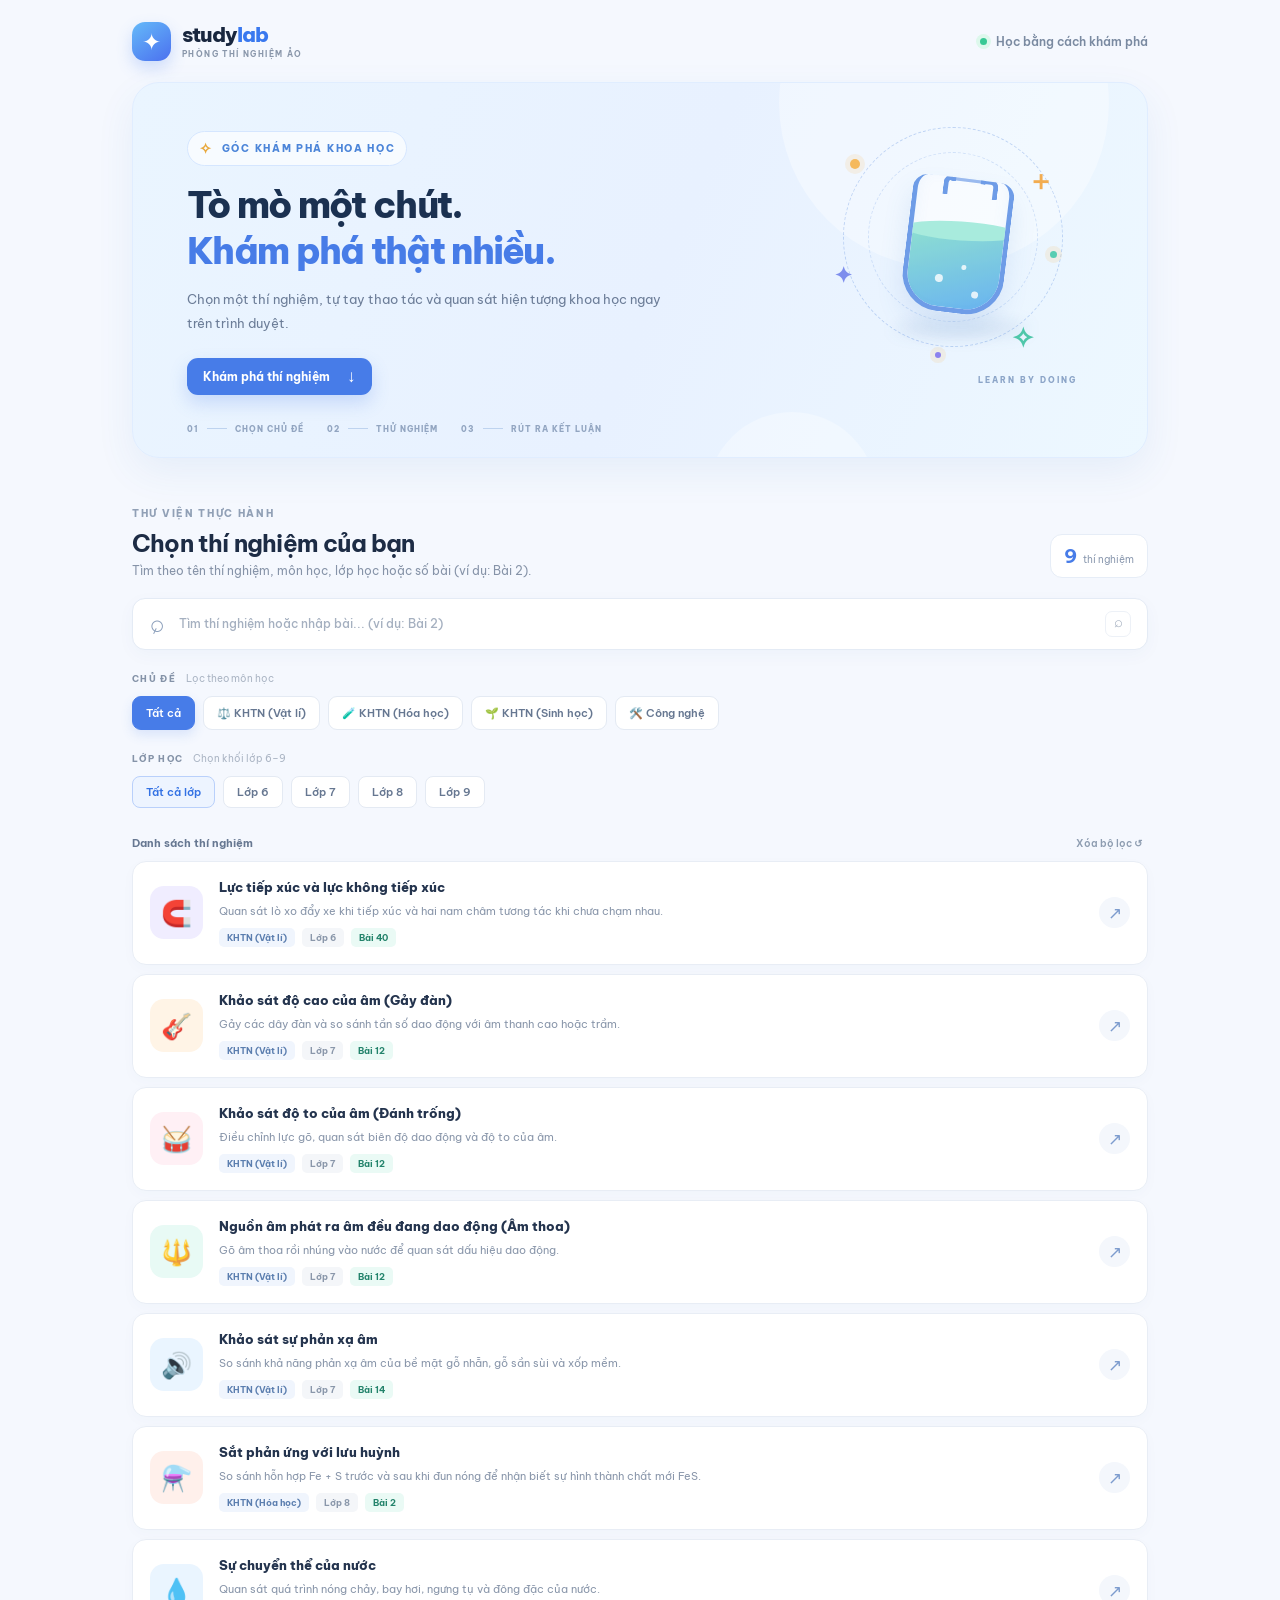
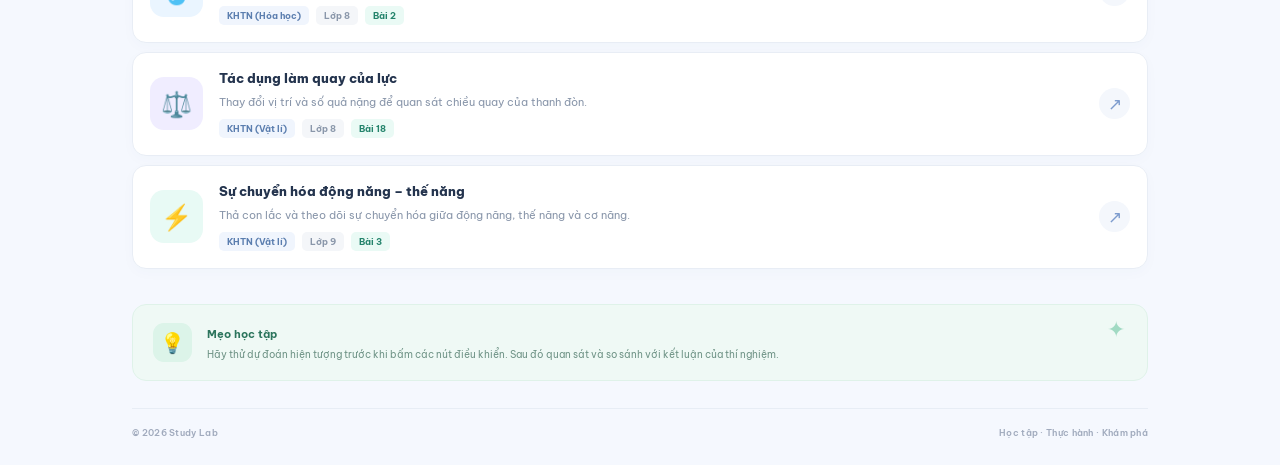
<file: index.html>
<!DOCTYPE html>
<html lang="vi">
<head>
  <meta charset="UTF-8">
  <meta name="viewport" content="width=device-width, initial-scale=1, viewport-fit=cover">
  <meta name="theme-color" content="#f5f9ff">
  <meta name="description" content="Study Lab - Không gian tự học Khoa học tự nhiên bằng các thí nghiệm tương tác dành cho học sinh THCS.">
  <title>Study Lab – Phòng thí nghiệm ảo</title>
  <link rel="icon" type="image/svg+xml" href="assets/images/favicon.svg">
  <link rel="stylesheet" href="assets/css/home.css">
  <script src="assets/js/catalogue-data.js" defer></script>
  <script src="assets/js/home.js" defer></script>
</head>
<body>
  <div class="page-shell">
    <header class="topbar">
      <a class="brand" href="index.html" aria-label="Study Lab trang chủ">
        <span class="brand-mark" aria-hidden="true"><span>✦</span></span>
        <span class="brand-copy"><strong>study<span>lab</span></strong><small>PHÒNG THÍ NGHIỆM ẢO</small></span>
      </a>
      <span class="top-note"><span class="live-dot"></span> Học bằng cách khám phá</span>
    </header>

    <main>
      <section class="hero" aria-labelledby="hero-title">
        <div class="hero-copy">
          <span class="eyebrow"><span class="eyebrow-icon">✧</span> GÓC KHÁM PHÁ KHOA HỌC</span>
          <h1 id="hero-title">Tò mò một chút.<br><span>Khám phá thật nhiều.</span></h1>
          <p>Chọn một thí nghiệm, tự tay thao tác và quan sát hiện tượng khoa học ngay trên trình duyệt.</p>
          <a href="#experiment-list" class="primary-cta">Khám phá thí nghiệm <span aria-hidden="true">↓</span></a>
        </div>
        <div class="hero-art" aria-hidden="true">
          <div class="orbit orbit-one"></div><div class="orbit orbit-two"></div>
          <div class="orbit-dot dot-one"></div><div class="orbit-dot dot-two"></div><div class="orbit-dot dot-three"></div>
          <div class="flask-shadow"></div>
          <div class="flask"><div class="flask-neck"></div><div class="flask-liquid"></div><span class="bubble bubble-a"></span><span class="bubble bubble-b"></span><span class="bubble bubble-c"></span></div>
          <span class="float-symbol symbol-plus">＋</span><span class="float-symbol symbol-star">✦</span><span class="float-symbol symbol-spark">✧</span>
          <span class="art-label">LEARN BY DOING</span>
        </div>
        <div class="hero-bottomline" aria-label="Ba bước khám phá">
          <span><b>01</b><i></i><em>CHỌN CHỦ ĐỀ</em></span>
          <span><b>02</b><i></i><em>THỬ NGHIỆM</em></span>
          <span><b>03</b><i></i><em>RÚT RA KẾT LUẬN</em></span>
        </div>
      </section>

      <section class="catalogue" id="experiment-list" aria-labelledby="catalogue-title">
        <div class="section-heading">
          <div><span class="section-kicker">THƯ VIỆN THỰC HÀNH</span><h2 id="catalogue-title">Chọn thí nghiệm của bạn</h2><p class="section-subtitle">Tìm theo tên thí nghiệm, môn học, lớp học hoặc số bài (ví dụ: Bài 2).</p></div>
          <div class="catalogue-count"><strong id="result-count">9</strong><span>thí nghiệm</span></div>
        </div>

        <div class="search-wrap">
          <span class="search-icon" aria-hidden="true">⌕</span>
          <input id="search-input" type="search" placeholder="Tìm thí nghiệm hoặc nhập bài... (ví dụ: Bài 2)" autocomplete="off" aria-label="Tìm kiếm thí nghiệm">
          <kbd>⌕</kbd>
        </div>

        <div class="filter-block">
          <div class="filter-label"><span>CHỦ ĐỀ</span><span class="filter-hint">Lọc theo môn học</span></div>
          <div class="filter-row" id="subject-filters" role="group" aria-label="Lọc theo chủ đề">
            <button class="filter-chip active" type="button" data-subject="all" aria-pressed="true">Tất cả</button>
            <button class="filter-chip" type="button" data-subject="physics" aria-pressed="false">⚖️ KHTN (Vật lí)</button>
            <button class="filter-chip" type="button" data-subject="chemistry" aria-pressed="false">🧪 KHTN (Hóa học)</button>
            <button class="filter-chip" type="button" data-subject="biology" aria-pressed="false">🌱 KHTN (Sinh học)</button>
            <button class="filter-chip" type="button" data-subject="technology" aria-pressed="false">🛠️ Công nghệ</button>
          </div>
        </div>

        <div class="filter-block grade-block">
          <div class="filter-label"><span>LỚP HỌC</span><span class="filter-hint">Chọn khối lớp 6–9</span></div>
          <div class="filter-row" id="grade-filters" role="group" aria-label="Lọc theo lớp học">
            <button class="grade-chip active" type="button" data-grade="all" aria-pressed="true">Tất cả lớp</button>
            <button class="grade-chip" type="button" data-grade="6" aria-pressed="false">Lớp 6</button>
            <button class="grade-chip" type="button" data-grade="7" aria-pressed="false">Lớp 7</button>
            <button class="grade-chip" type="button" data-grade="8" aria-pressed="false">Lớp 8</button>
            <button class="grade-chip" type="button" data-grade="9" aria-pressed="false">Lớp 9</button>
          </div>
        </div>

        <div class="list-toolbar"><span id="list-caption">Tất cả thí nghiệm</span><button id="clear-filters" class="clear-button" type="button">Xóa bộ lọc <span aria-hidden="true">↺</span></button></div>
        <div id="experiment-list-items" class="experiment-list" aria-live="polite"></div>
        <div id="empty-state" class="empty-state" hidden>
          <span class="empty-icon" aria-hidden="true">🔎</span>
          <h3>Chưa tìm thấy thí nghiệm</h3>
          <p>Thử đổi từ khóa hoặc chọn một chủ đề và lớp học khác nhé.</p>
          <button id="empty-reset" type="button">Hiện tất cả thí nghiệm</button>
        </div>
      </section>

      <section class="study-note" aria-label="Gợi ý học tập">
        <span class="note-icon" aria-hidden="true">💡</span>
        <div><strong>Mẹo học tập</strong><p>Hãy thử dự đoán hiện tượng trước khi bấm các nút điều khiển. Sau đó quan sát và so sánh với kết luận của thí nghiệm.</p></div>
        <span class="note-spark" aria-hidden="true">✦</span>
      </section>
    </main>
    <footer class="footer"><span>© <span id="year"></span> Study Lab</span><span>Học tập · Thực hành · Khám phá</span></footer>
  </div>
</body>
</html>
</file>
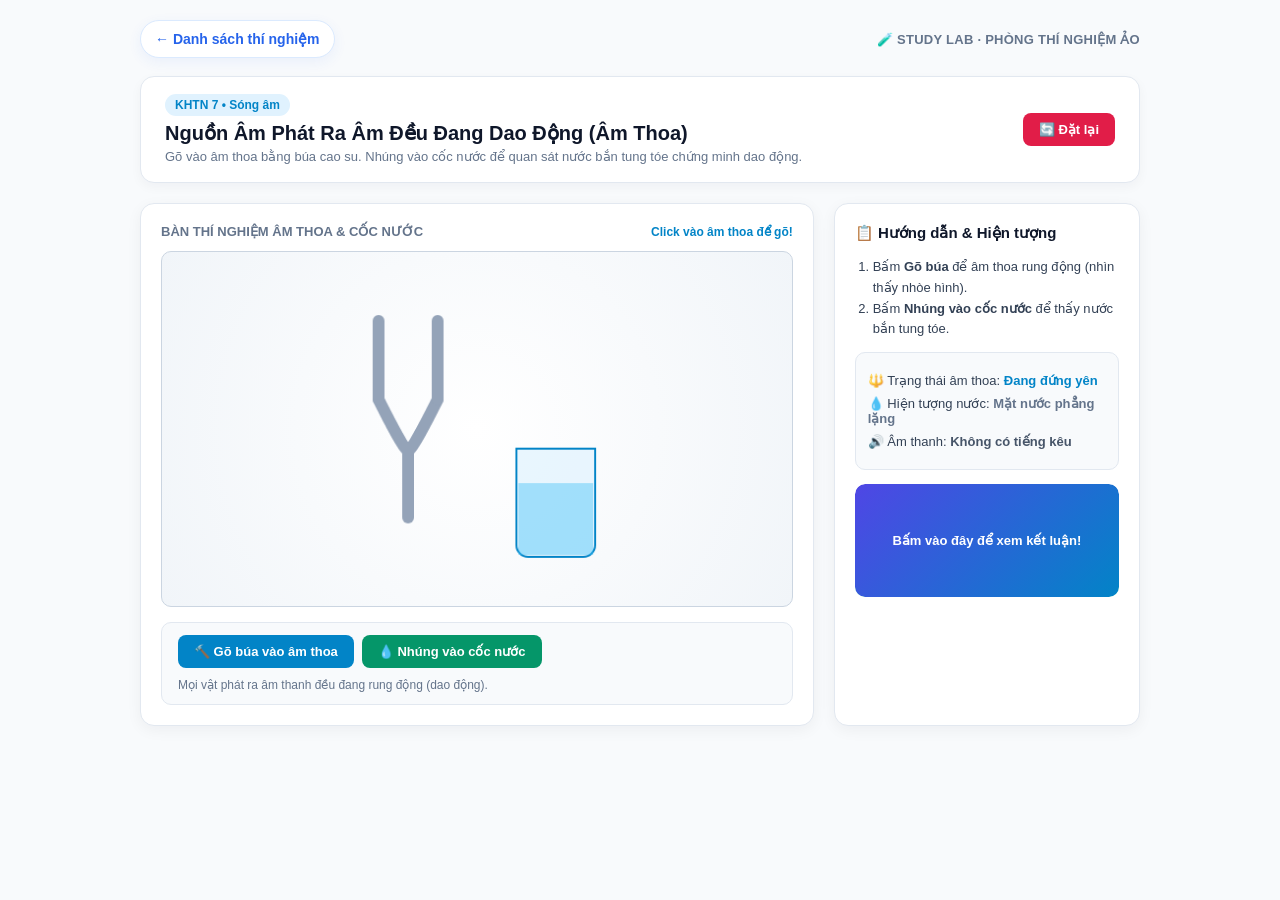
<file: experiments/am-thoa-dao-dong-phat-ra-am.html>
<!DOCTYPE html>
<html lang="vi">
<head>
    <meta charset="UTF-8">
    <meta name="viewport" content="width=device-width, initial-scale=1, viewport-fit=cover">
    <title>Âm thoa dao động phát ra âm | Study Lab</title>
    <style>
        body {
            font-family: 'Segoe UI', Tahoma, Geneva, Verdana, sans-serif;
            background-color: #f8fafc;
            color: #1e293b;
            margin: 0;
            padding: 20px;
            display: flex;
            flex-direction: column;
            align-items: center;
            user-select: none;
        }
        .container {
            width: 100%;
            max-width: 1000px;
        }
        .nav-tabs {
            display: flex;
            gap: 10px;
            margin-bottom: 16px;
            flex-wrap: wrap;
        }
        .tab-btn {
            background: #ffffff;
            color: #475569;
            border: 1px solid #cbd5e1;
            padding: 10px 16px;
            border-radius: 10px;
            font-weight: 600;
            font-size: 13.5px;
            cursor: pointer;
            transition: all 0.2s;
            display: flex;
            align-items: center;
            gap: 6px;
        }
        .tab-btn:hover { background: #f1f5f9; }
        .tab-btn.active {
            background: #4f46e5;
            color: #ffffff;
            border-color: #4f46e5;
            box-shadow: 0 4px 12px rgba(79, 70, 229, 0.25);
        }
        .header {
            background: #ffffff;
            border: 1px solid #e2e8f0;
            padding: 18px 24px;
            border-radius: 14px;
            margin-bottom: 20px;
            display: flex;
            justify-content: space-between;
            align-items: center;
            flex-wrap: wrap;
            gap: 15px;
            box-shadow: 0 4px 12px rgba(15, 23, 42, 0.04);
        }
        .main-grid {
            display: grid;
            grid-template-columns: 2.2fr 1fr;
            gap: 20px;
        }
        @media (max-width: 850px) {
            .main-grid { grid-template-columns: 1fr; }
        }
        .card {
            background: #ffffff;
            border: 1px solid #e2e8f0;
            border-radius: 14px;
            padding: 20px;
            box-shadow: 0 4px 15px rgba(15, 23, 42, 0.05);
        }
        canvas {
            background: radial-gradient(circle at center, #ffffff 0%, #f1f5f9 100%);
            border: 1px solid #cbd5e1;
            border-radius: 10px;
            width: 100%;
            height: auto;
            display: block;
            cursor: pointer;
        }
        button.action-btn {
            background: #4f46e5;
            color: white;
            border: none;
            padding: 9px 16px;
            border-radius: 8px;
            cursor: pointer;
            font-weight: 600;
            font-size: 13px;
            transition: all 0.15s ease;
        }
        button.action-btn:hover { background: #4338ca; transform: translateY(-1px); }
        .badge {
            background: #e0f2fe;
            color: #0284c7;
            padding: 4px 10px;
            border-radius: 20px;
            font-size: 12px;
            font-weight: 600;
        }
        .hidden { display: none !important; }
        .status-box p { margin: 8px 0; }
        .conclusion-box {
            background: #ecfdf5;
            border: 1px solid #a7f3d0;
            color: #065f46;
            padding: 12px;
            border-radius: 8px;
            font-size: 12.5px;
            margin-top: 12px;
            line-height: 1.5;
        }
        .control-group {
            display: flex;
            align-items: center;
            justify-content: space-between;
            background: #f8fafc;
            padding: 12px 16px;
            border-radius: 10px;
            border: 1px solid #e2e8f0;
            margin-top: 15px;
            flex-wrap: wrap;
            gap: 10px;
        }
    
        /* Miếng che kết luận: nhấn để mở, đặt lại để che lại */
        .conclusion-wrapper {
            position: relative;
            overflow: hidden;
            border-radius: 10px;
            margin-top: 14px;
        }
        .conclusion-cover {
            position: absolute;
            inset: 0;
            width: 100%;
            height: 100%;
            box-sizing: border-box;
            border: 0;
            background: linear-gradient(135deg, #4f46e5, #0284c7);
            color: #fff;
            display: flex;
            flex-direction: column;
            align-items: center;
            justify-content: center;
            font: 600 13px 'Segoe UI', Tahoma, sans-serif;
            cursor: pointer;
            border-radius: 10px;
            transition: transform .4s ease, opacity .4s ease, background .2s ease;
            z-index: 2;
            text-align: center;
            padding: 15px;
            box-shadow: 0 4px 12px rgba(0, 0, 0, .15);
        }
        .conclusion-cover:hover { background: linear-gradient(135deg, #4338ca, #0369a1); }
        .conclusion-cover:focus-visible { outline: 3px solid #f59e0b; outline-offset: -5px; }
        .conclusion-cover.revealed {
            transform: translateY(100%);
            opacity: 0;
            pointer-events: none;
        }

    </style>

    <style>
      .nav-tabs { display: none !important; }
      .lab-topbar { max-width: 1000px; width: 100%; margin: 0 auto 18px; display:flex; align-items:center; justify-content:space-between; gap:12px; flex-wrap:wrap; }
      .back-link { display:inline-flex; align-items:center; gap:8px; padding:10px 14px; border-radius:999px; background:#fff; border:1px solid #dbeafe; color:#2563eb; text-decoration:none; font-size:14px; font-weight:700; box-shadow:0 4px 14px rgba(37,99,235,.07); transition:transform .2s, box-shadow .2s; }
      .back-link:hover { transform:translateY(-2px); box-shadow:0 8px 20px rgba(37,99,235,.12); }
      .lab-brand { color:#64748b; font-size:13px; font-weight:700; letter-spacing:.02em; }
      @media(max-width:600px){ .lab-topbar{align-items:flex-start;} .lab-brand{width:100%;} }
    </style>
    <link rel="stylesheet" href="../assets/css/experiment-mobile.css">
</head>
<body>
    <div class="container">
        <div class="lab-topbar">
            <a class="back-link" href="../index.html">← Danh sách thí nghiệm</a>
            <span class="lab-brand">🧪 STUDY LAB · PHÒNG THÍ NGHIỆM ẢO</span>
        </div>
        
        <!-- Thanh chọn thí nghiệm -->
        <div class="nav-tabs">
            <button class="tab-btn" id="tabGuitar" onclick="switchLab('guitar')">
                🎸 Gảy đàn (Độ cao & Tần số)
            </button>
            <button class="tab-btn" id="tabDrum" onclick="switchLab('drum')">
                🥁 Đánh trống (Độ to & Biên độ)
            </button>
            <button class="tab-btn active" id="tabFork" onclick="switchLab('fork')">
                🔱 Gõ âm thoa (Dao động phát ra âm)
            </button>
        </div>

        <!-- ========================================================= -->
        <!-- THÍ NGHIỆM 1: GẢY ĐÀN (ĐỘ CAO & TẦN SỐ)                   -->
        <!-- ========================================================= -->
        <div id="guitarSection" class="hidden">
            <div class="header">
                <div>
                    <span class="badge">KHTN 7 &bull; Sóng âm</span>
                    <h1 style="margin: 8px 0 4px 0; font-size: 20px; color: #0f172a;">Khảo Sát Độ Cao Của Âm (Gảy Đàn)</h1>
                    <p style="color: #64748b; font-size: 13px; margin: 0;">Click hoặc kéo các dây đàn để gảy. So sánh dây dày/dài (trầm) và dây mỏng/ngắn (thanh).</p>
                </div>
                <button class="action-btn" style="background: #e11d48;" onclick="resetGuitar()">🔄 Đặt lại</button>
            </div>

            <div class="main-grid">
                <div class="card">
                    <div style="display: flex; justify-content: space-between; align-items: center; margin-bottom: 12px;">
                        <span style="font-size: 13px; color: #64748b; font-weight: 600;">HỢP ÂM ĐÀN GHITA ẢO</span>
                        <span id="guitarHint" style="font-size: 12px; color: #0284c7; font-weight: 600;">Click trực tiếp vào dây đàn để gảy!</span>
                    </div>
                    
                    <canvas id="guitarCanvas" width="640" height="360"></canvas>

                    <div class="control-group">
                        <div style="display: flex; gap: 8px; flex-wrap: wrap;">
                            <button class="action-btn" onclick="pluckString(0)">Dây 1 (Trầm - Dày)</button>
                            <button class="action-btn" onclick="pluckString(1)">Dây 2 (Trung bình)</button>
                            <button class="action-btn" onclick="pluckString(2)">Dây 3 (Thanh - Mỏng)</button>
                        </div>
                        <span style="font-size: 12px; color: #64748b;">🎵 Tần số dao động khác nhau tạo âm thanh cao thấp khác nhau.</span>
                    </div>
                </div>

                <div class="card" style="display: flex; flexDirection: column; justify-content: space-between;">
                    <div>
                        <h3 style="margin-top: 0; font-size: 15px; color: #0f172a;">📋 Hướng dẫn & Hiện tượng</h3>
                        <ol style="padding-left: 18px; font-size: 13px; color: #334155; line-height: 1.6; margin-bottom: 12px;">
                            <li>Gảy lần lượt các dây đàn từ trên xuống dưới.</li>
                            <li>Quan sát tốc độ dao động của dây và sóng âm lan truyền.</li>
                        </ol>
                        <div class="status-box" style="background: #f8fafc; padding: 12px; border-radius: 10px; border: 1px solid #e2e8f0; font-size: 13px; color: #334155;">
                            <p>🎸 Dây đang gảy: <span id="gStrName" style="color: #0284c7; font-weight: bold;">Chưa gảy</span></p>
                            <p>⚡ Tần số (Hz): <span id="gFreq" style="color: #0f172a; font-weight: bold;">0 Hz</span></p>
                            <p>🔊 Độ cao âm: <span id="gPitch" style="color: #059669; font-weight: bold;">---</span></p>
                        </div>
                        <div class="conclusion-wrapper" id="conclusion-guitar">
                            <div class="conclusion-cover" role="button" tabindex="0" aria-label="Bấm vào đây để xem kết luận" onclick="revealConclusion(this)" onkeydown="if(event.key === 'Enter' || event.key === ' '){event.preventDefault();revealConclusion(this)}">
                                Bấm vào đây để xem kết luận!
                            </div>
<div class="conclusion-box">
                            <b>💡 Kết luận:</b><br>
                            - Dây đàn dao động càng nhanh (tần số càng lớn) -> âm phát ra càng <b>cao</b> (thanh).<br>
                            - Dây dao động càng chậm -> âm càng <b>trầm</b> (thấp).
                        </div>
                        </div>
                    </div>
                </div>
            </div>
        </div>

        <!-- ========================================================= -->
        <!-- THÍ NGHIỆM 2: MẶT TRỐNG (ĐỘ TO & BIÊN ĐỘ)                 -->
        <!-- ========================================================= -->
        <div id="drumSection" class="hidden">
            <div class="header">
                <div>
                    <span class="badge">KHTN 7 &bull; Sóng âm</span>
                    <h1 style="margin: 8px 0 4px 0; font-size: 20px; color: #0f172a;">Khảo Sát Độ To Của Âm (Đánh Trống)</h1>
                    <p style="color: #64748b; font-size: 13px; margin: 0;">Click vào mặt trống để gõ. Điều chỉnh lực gõ để thấy các hạt giấy nảy cao thấp khác nhau.</p>
                </div>
                <button class="action-btn" style="background: #e11d48;" onclick="resetDrum()">🔄 Đặt lại</button>
            </div>

            <div class="main-grid">
                <div class="card">
                    <div style="display: flex; justify-content: space-between; align-items: center; margin-bottom: 12px;">
                        <span style="font-size: 13px; color: #64748b; font-weight: 600;">MẶT TRỐNG & HẠT GIẤY NHẢY MÚA</span>
                        <span style="font-size: 12px; color: #0284c7; font-weight: 600;">Click vào trống để gõ!</span>
                    </div>
                    
                    <canvas id="drumCanvas" width="640" height="360"></canvas>

                    <div class="control-group">
                        <div style="display: flex; align-items: center; gap: 10px; width: 100%;">
                            <span style="font-size: 13px; font-weight: 600; color: #334155;">Lực gõ (Biên độ):</span>
                            <input type="range" id="drumForce" min="1" max="10" value="5" style="flex: 1; cursor: pointer;">
                            <button class="action-btn" style="background: #ea580c;" onclick="hitDrum()">🥁 Gõ trống ngay</button>
                        </div>
                    </div>
                </div>

                <div class="card" style="display: flex; flexDirection: column; justify-content: space-between;">
                    <div>
                        <h3 style="margin-top: 0; font-size: 15px; color: #0f172a;">📋 Hướng dẫn & Hiện tượng</h3>
                        <ol style="padding-left: 18px; font-size: 13px; color: #334155; line-height: 1.6; margin-bottom: 12px;">
                            <li>Gõ nhẹ và gõ mạnh vào mặt trống.</li>
                            <li>Quan sát các hạt giấy vụn nhảy trên mặt trống và vòng sóng lan tỏa.</li>
                        </ol>
                        <div class="status-box" style="background: #f8fafc; padding: 12px; border-radius: 10px; border: 1px solid #e2e8f0; font-size: 13px; color: #334155;">
                            <p>🎯 Lực gõ hiện tại: <span id="dForceText" style="color: #ea580c; font-weight: bold;">Trung bình (5)</span></p>
                            <p>📏 Biên độ dao động: <span id="dAmpText" style="color: #0284c7; font-weight: bold;">Vừa</span></p>
                            <p>🔊 Độ to âm thanh: <span id="dLoudText" style="color: #059669; font-weight: bold;">To vừa</span></p>
                        </div>
                        <div class="conclusion-wrapper" id="conclusion-drum">
                            <div class="conclusion-cover" role="button" tabindex="0" aria-label="Bấm vào đây để xem kết luận" onclick="revealConclusion(this)" onkeydown="if(event.key === 'Enter' || event.key === ' '){event.preventDefault();revealConclusion(this)}">
                                Bấm vào đây để xem kết luận!
                            </div>
<div class="conclusion-box">
                            <b>💡 Kết luận:</b><br>
                            - Gõ mạnh -> mặt trống lệch nhiều -> biên độ dao động lớn -> âm phát ra <b>to</b>.<br>
                            - Gõ nhẹ -> biên độ nhỏ -> âm <b>nhỏ</b>.
                        </div>
                        </div>
                    </div>
                </div>
            </div>
        </div>

        <!-- ========================================================= -->
        <!-- THÍ NGHIỆM 3: GÕ ÂM THOA & CỐC NƯỚC                      -->
        <!-- ========================================================= -->
        <div id="forkSection">
            <div class="header">
                <div>
                    <span class="badge">KHTN 7 &bull; Sóng âm</span>
                    <h1 style="margin: 8px 0 4px 0; font-size: 20px; color: #0f172a;">Nguồn Âm Phát Ra Âm Đều Đang Dao Động (Âm Thoa)</h1>
                    <p style="color: #64748b; font-size: 13px; margin: 0;">Gõ vào âm thoa bằng búa cao su. Nhúng vào cốc nước để quan sát nước bắn tung tóe chứng minh dao động.</p>
                </div>
                <button class="action-btn" style="background: #e11d48;" onclick="resetFork()">🔄 Đặt lại</button>
            </div>

            <div class="main-grid">
                <div class="card">
                    <div style="display: flex; justify-content: space-between; align-items: center; margin-bottom: 12px;">
                        <span style="font-size: 13px; color: #64748b; font-weight: 600;">BÀN THÍ NGHIỆM ÂM THOA & CỐC NƯỚC</span>
                        <span style="font-size: 12px; color: #0284c7; font-weight: 600;">Click vào âm thoa để gõ!</span>
                    </div>
                    
                    <canvas id="forkCanvas" width="640" height="360"></canvas>

                    <div class="control-group">
                        <div style="display: flex; gap: 8px; flex-wrap: wrap;">
                            <button class="action-btn" style="background: #0284c7;" onclick="strikeFork()">🔨 Gõ búa vào âm thoa</button>
                            <button class="action-btn" style="background: #059669;" onclick="dipFork()">💧 Nhúng vào cốc nước</button>
                        </div>
                        <span style="font-size: 12px; color: #64748b;">Mọi vật phát ra âm thanh đều đang rung động (dao động).</span>
                    </div>
                </div>

                <div class="card" style="display: flex; flexDirection: column; justify-content: space-between;">
                    <div>
                        <h3 style="margin-top: 0; font-size: 15px; color: #0f172a;">📋 Hướng dẫn & Hiện tượng</h3>
                        <ol style="padding-left: 18px; font-size: 13px; color: #334155; line-height: 1.6; margin-bottom: 12px;">
                            <li>Bấm <b>Gõ búa</b> để âm thoa rung động (nhìn thấy nhòe hình).</li>
                            <li>Bấm <b>Nhúng vào cốc nước</b> để thấy nước bắn tung tóe.</li>
                        </ol>
                        <div class="status-box" style="background: #f8fafc; padding: 12px; border-radius: 10px; border: 1px solid #e2e8f0; font-size: 13px; color: #334155;">
                            <p>🔱 Trạng thái âm thoa: <span id="fState" style="color: #0284c7; font-weight: bold;">Đang đứng yên</span></p>
                            <p>💧 Hiện tượng nước: <span id="fWater" style="color: #64748b; font-weight: bold;">Mặt nước phẳng lặng</span></p>
                            <p>🔊 Âm thanh: <span id="fSound" style="color: #475569; font-weight: bold;">Không có tiếng kêu</span></p>
                        </div>
                        <div class="conclusion-wrapper" id="conclusion-fork">
                            <div class="conclusion-cover" role="button" tabindex="0" aria-label="Bấm vào đây để xem kết luận" onclick="revealConclusion(this)" onkeydown="if(event.key === 'Enter' || event.key === ' '){event.preventDefault();revealConclusion(this)}">
                                Bấm vào đây để xem kết luận!
                            </div>
<div class="conclusion-box">
                            <b>💡 Kết luận:</b><br>
                            Khi âm thoa phát ra âm thanh, hai nhánh của nó đang <b>dao động</b> (rung động qua lại nhanh chóng).
                        </div>
                        </div>
                    </div>
                </div>
            </div>
        </div>
    </div>

    <script>
        // ==========================================
        // WEB AUDIO API (TẠO ÂM THANH MÔ PHỎNG)
        // ==========================================
        const audioCtx = new (window.AudioContext || window.webkitAudioContext)();

        function playTone(freq, duration, type = 'sine', volume = 0.2) {
            if (audioCtx.state === 'suspended') {
                audioCtx.resume();
            }
            const osc = audioCtx.createOscillator();
            const gain = audioCtx.createGain();
            osc.type = type;
            osc.frequency.setValueAtTime(freq, audioCtx.currentTime);
            
            gain.gain.setValueAtTime(volume, audioCtx.currentTime);
            gain.gain.exponentialRampToValueAtTime(0.0001, audioCtx.currentTime + duration);
            
            osc.connect(gain);
            gain.connect(audioCtx.destination);
            
            osc.start();
            osc.stop(audioCtx.currentTime + duration);
        }

        function playDrumSound(force) {
            if (audioCtx.state === 'suspended') {
                audioCtx.resume();
            }
            const osc = audioCtx.createOscillator();
            const gain = audioCtx.createGain();
            osc.type = 'triangle';
            let startFreq = 100 + force * 15;
            osc.frequency.setValueAtTime(startFreq, audioCtx.currentTime);
            osc.frequency.exponentialRampToValueAtTime(30, audioCtx.currentTime + 0.2);
            
            gain.gain.setValueAtTime(0.4 + (force/20), audioCtx.currentTime);
            gain.gain.exponentialRampToValueAtTime(0.0001, audioCtx.currentTime + 0.2);
            
            osc.connect(gain);
            gain.connect(audioCtx.destination);
            
            osc.start();
            osc.stop(audioCtx.currentTime + 0.2);
        }

        // ==========================================
        // CHUYỂN ĐỔI TAB THÍ NGHIỆM
        // ==========================================
        let currentLab = 'fork';

        function revealConclusion(element) {
            if (!element) return;
            element.classList.add('revealed');
            element.setAttribute('aria-hidden', 'true');
        }

        function resetConclusionCover(id) {
            const wrapper = document.getElementById('conclusion-' + id);
            const cover = wrapper && wrapper.querySelector('.conclusion-cover');
            if (cover) {
                cover.classList.remove('revealed');
                cover.removeAttribute('aria-hidden');
            }
        }

        function switchLab(tab) {
            currentLab = tab;
            document.getElementById('guitarSection').classList.toggle('hidden', tab !== 'guitar');
            document.getElementById('drumSection').classList.toggle('hidden', tab !== 'drum');
            document.getElementById('forkSection').classList.toggle('hidden', tab !== 'fork');

            document.getElementById('tabGuitar').classList.toggle('active', tab === 'guitar');
            document.getElementById('tabDrum').classList.toggle('active', tab === 'drum');
            document.getElementById('tabFork').classList.toggle('active', tab === 'fork');
        }

        switchLab('fork');

        // ==========================================
        // THÍ NGHIỆM 1: GẢY ĐÀN (GUITAR STRINGS)
        // ==========================================
        const gCanvas = document.getElementById('guitarCanvas');
        const gCtx = gCanvas.getContext('2d');

        let strings = [
            { name: "Dây 1 (Trầm)", freq: 130.81, y: 110, length: 480, plucking: 0, thick: 5 },
            { name: "Dây 2 (Trung)", freq: 220.00, y: 180, length: 480, plucking: 0, thick: 3.5 },
            { name: "Dây 3 (Thanh)", freq: 440.00, y: 250, length: 480, plucking: 0, thick: 2 }
        ];
        let activeStringIdx = null;
        let gWaves = [];

        function pluckString(idx) {
            activeStringIdx = idx;
            strings[idx].plucking = 25; 
            
            document.getElementById('gStrName').innerText = strings[idx].name;
            document.getElementById('gFreq').innerText = strings[idx].freq + " Hz";
            document.getElementById('gPitch').innerText = (idx === 0) ? "Trầm (Thấp)" : (idx === 1) ? "Trung bình" : "Thanh (Cao)";

            // Phát âm thanh tương ứng tần số
            playTone(strings[idx].freq, 0.8, 'triangle', 0.25);

            for(let i=0; i<3; i++) {
                gWaves.push({ x: 320, y: strings[idx].y, r: 10 + i*15, alpha: 0.8, color: idx === 0 ? '#0284c7' : idx === 1 ? '#059669' : '#e11d48' });
            }
        }

        function resetGuitar() {
            resetConclusionCover('guitar');
            strings.forEach(s => s.plucking = 0);
            activeStringIdx = null;
            gWaves = [];
            document.getElementById('gStrName').innerText = "Chưa gảy";
            document.getElementById('gFreq').innerText = "0 Hz";
            document.getElementById('gPitch').innerText = "---";
        }

        function updateGuitar() {
            gCtx.clearRect(0, 0, gCanvas.width, gCanvas.height);

            gCtx.fillStyle = '#fef3c7';
            gCtx.strokeStyle = '#d97706';
            gCtx.lineWidth = 2;
            gCtx.beginPath();
            gCtx.roundRect(80, 60, 480, 240, 20);
            gCtx.fill();
            gCtx.stroke();

            gCtx.beginPath();
            gCtx.arc(320, 180, 45, 0, Math.PI*2);
            gCtx.fillStyle = '#78350f';
            gCtx.fill();

            gWaves.forEach((w, idx) => {
                w.r += 1.8;
                w.alpha -= 0.015;
                if(w.alpha <= 0) {
                    gWaves.splice(idx, 1);
                    return;
                }
                gCtx.save();
                gCtx.beginPath();
                gCtx.arc(w.x, w.y, w.r, 0, Math.PI*2);
                gCtx.strokeStyle = w.color;
                gCtx.globalAlpha = w.alpha;
                gCtx.lineWidth = 2;
                gCtx.stroke();
                gCtx.restore();
            });

            strings.forEach((s, idx) => {
                if(s.plucking > 0.1) {
                    s.plucking *= 0.96; 
                } else {
                    s.plucking = 0;
                }

                gCtx.save();
                gCtx.strokeStyle = idx === 0 ? '#475569' : idx === 1 ? '#64748b' : '#94a3b8';
                gCtx.lineWidth = s.thick;
                gCtx.beginPath();
                gCtx.moveTo(80, s.y);

                let segments = 40;
                let stepLen = s.length / segments;
                for(let i=0; i<=segments; i++) {
                    let cx = 80 + i * stepLen;
                    let envelope = Math.sin((i / segments) * Math.PI); 
                    let vibration = Math.sin(Date.now() / (250 / (idx + 1))) * s.plucking * envelope;
                    let cy = s.y + vibration;
                    if(i === 0) gCtx.moveTo(cx, cy);
                    else gCtx.lineTo(cx, cy);
                }
                gCtx.stroke();
                gCtx.restore();

                gCtx.fillStyle = '#334155';
                gCtx.font = 'bold 12px sans-serif';
                gCtx.fillText(`Dây ${idx+1} (${s.freq}Hz)`, 15, s.y + 4);
            });
        }

        gCanvas.addEventListener('click', function(e) {
            const rect = gCanvas.getBoundingClientRect();
            const my = (e.clientY - rect.top) * (gCanvas.height / rect.height);
            strings.forEach((s, idx) => {
                if(Math.abs(my - s.y) < 25) {
                    pluckString(idx);
                }
            });
        });

        // ==========================================
        // THÍ NGHIỆM 2: MẶT TRỐNG (DRUM & LOUDNESS)
        // ==========================================
        const dCanvas = document.getElementById('drumCanvas');
        const dCtx = dCanvas.getContext('2d');

        let drumHitAnim = 0;
        let paperScraps = [];
        for(let i=0; i<18; i++) {
            paperScraps.push({
                x: 240 + Math.random() * 160,
                y: 180, // Khởi tạo nằm ngay trên mặt trống
                vy: 0,
                size: 5 + Math.random() * 5,
                color: ['#ef4444', '#3b82f6', '#10b981', '#f59e0b', '#8b5cf6'][Math.floor(Math.random()*5)]
            });
        }
        let dRings = [];

        function hitDrum() {
            let force = parseInt(document.getElementById('drumForce').value);
            drumHitAnim = force * 2.5; 

            document.getElementById('dForceText').innerText = force <= 3 ? "Yếu (" + force + ")" : force <= 7 ? "Trung bình (" + force + ")" : "Mạnh (" + force + ")";
            document.getElementById('dLoudText').innerText = force <= 3 ? "Âm nhỏ" : force <= 7 ? "To vừa" : "Rất to (vang)";
            document.getElementById('dAmpText').innerText = force <= 3 ? "Nhỏ" : force <= 7 ? "Vừa" : "Lớn";

            // Phát âm thanh trống
            playDrumSound(force);

            // CHỈ đẩy những hạt giấy đang thực sự nằm sát trên mặt trống bay lên
            let surfaceY = 180;
            paperScraps.forEach(p => {
                if (Math.abs(p.y - surfaceY) < 3) {
                    p.vy = - (force * 1.8) * (0.6 + Math.random() * 0.8);
                }
            });

            dRings.push({ r: 40, alpha: 0.9, maxR: 60 + force * 20 });
        }

        function resetDrum() {
            resetConclusionCover('drum');
            drumHitAnim = 0;
            dRings = [];
            paperScraps.forEach(p => { p.y = 180; p.vy = 0; });
        }

        function updateDrum() {
            dCtx.clearRect(0, 0, dCanvas.width, dCanvas.height);

            dCtx.fillStyle = '#94a3b8';
            dCtx.beginPath();
            dCtx.ellipse(320, 220, 150, 60, 0, 0, Math.PI*2);
            dCtx.fill();
            dCtx.strokeStyle = '#475569';
            dCtx.lineWidth = 3;
            dCtx.stroke();

            if(drumHitAnim > 0.2) {
                drumHitAnim *= 0.88;
            } else {
                drumHitAnim = 0;
            }

            let surfaceY = 180 - drumHitAnim;

            dCtx.fillStyle = '#f1f5f9';
            dCtx.beginPath();
            dCtx.ellipse(320, surfaceY, 140, 50, 0, 0, Math.PI*2);
            dCtx.fill();
            dCtx.strokeStyle = '#3b82f6';
            dCtx.lineWidth = 4;
            dCtx.stroke();

            dRings.forEach((ring, idx) => {
                ring.r += 2.5;
                ring.alpha -= 0.02;
                if(ring.alpha <= 0 || ring.r > ring.maxR) {
                    dRings.splice(idx, 1);
                    return;
                }
                dCtx.save();
                dCtx.beginPath();
                dCtx.ellipse(320, 180, ring.r * 2.5, ring.r, 0, 0, Math.PI*2);
                dCtx.strokeStyle = '#2563eb';
                dCtx.globalAlpha = ring.alpha;
                dCtx.lineWidth = 2.5;
                dCtx.stroke();
                dCtx.restore();
            });

            // Cập nhật vị trí hạt giấy
            paperScraps.forEach(p => {
                p.y += p.vy;
                if (p.vy !== 0) {
                    p.vy += 0.45; // Trọng lực kéo xuống
                }

                // Khi rơi chạm xuống mặt trống -> dừng lại hoàn toàn
                if(p.y >= 180) {
                    p.y = 180;
                    p.vy = 0;
                }

                dCtx.fillStyle = p.color;
                dCtx.fillRect(p.x - p.size/2, p.y - p.size/2, p.size, p.size);
            });
        }

        dCanvas.addEventListener('click', function() {
            hitDrum();
        });


        // ==========================================
        // THÍ NGHIỆM 3: GÕ ÂM THOA & CỐC NƯỚC (TUNING FORK)
        // ==========================================
        const fCanvas = document.getElementById('forkCanvas');
        const fCtx = fCanvas.getContext('2d');

        let forkVibrating = false;
        let forkVibeTimer = 0;
        let forkDipped = false;
        let splashes = [];

        function strikeFork() {
            forkVibrating = true;
            forkVibeTimer = 180; 
            document.getElementById('fState').innerText = "Đang dao động (Rung rất nhanh)";
            document.getElementById('fState').style.color = "#e11d48";
            document.getElementById('fSound').innerText = "Phát âm thanh chuẩn (440Hz)";
            
            // Phát âm thanh âm thoa (Sine wave 440Hz)
            playTone(440, 1.2, 'sine', 0.2);

            if(forkDipped) {
                for(let i=0; i<15; i++) {
                    splashes.push({
                        x: 395 + (Math.random()-0.5)*30,
                        y: 240,
                        vx: (Math.random()-0.5)*6,
                        vy: -4 - Math.random()*6,
                        r: 3 + Math.random()*3
                    });
                }
                document.getElementById('fWater').innerText = "Nước bắn tung tóe mạnh!";
                document.getElementById('fWater').style.color = "#e11d48";
            }
        }

        function dipFork() {
            forkDipped = !forkDipped;
            if(forkDipped) {
                document.getElementById('fWater').innerText = forkVibrating ? "Nước bắn tung tóe mạnh!" : "Mặt nước gợn sóng nhẹ";
                if(forkVibrating) {
                    for(let i=0; i<15; i++) {
                        splashes.push({
                            x: 395 + (Math.random()-0.5)*30,
                            y: 240,
                            vx: (Math.random()-0.5)*6,
                            vy: -4 - Math.random()*6,
                            r: 3 + Math.random()*3
                        });
                    }
                }
            } else {
                document.getElementById('fWater').innerText = "Đã nhấc âm thoa khỏi cốc nước";
            }
        }

        function resetFork() {
            resetConclusionCover('fork');
            forkVibrating = false;
            forkVibeTimer = 0;
            forkDipped = false;
            splashes = [];
            document.getElementById('fState').innerText = "Đang đứng yên";
            document.getElementById('fState').style.color = "#0284c7";
            document.getElementById('fWater').innerText = "Mặt nước phẳng lặng";
            document.getElementById('fSound').innerText = "Không có tiếng kêu";
        }

        function updateFork() {
            fCtx.clearRect(0, 0, fCanvas.width, fCanvas.height);

            if(forkVibeTimer > 0) {
                forkVibeTimer--;
                if(forkVibeTimer === 0) {
                    forkVibrating = false;
                    document.getElementById('fState').innerText = "Đã dừng dao động";
                    document.getElementById('fState').style.color = "#475569";
                    document.getElementById('fSound').innerText = "Hết tiếng kêu";
                }
            }

            // Vẽ cốc nước
            fCtx.fillStyle = 'rgba(224, 242, 254, 0.7)';
            fCtx.strokeStyle = '#0284c7';
            fCtx.lineWidth = 2;
            fCtx.beginPath();
            fCtx.roundRect(360, 200, 80, 110, [0,0,12,12]);
            fCtx.fill();
            fCtx.stroke();

            fCtx.fillStyle = 'rgba(56, 189, 248, 0.4)';
            fCtx.fillRect(362, 235, 76, 73);

            splashes.forEach((sp, idx) => {
                sp.x += sp.vx;
                sp.y += sp.vy;
                sp.vy += 0.4; 
                if(sp.y > 310) { splashes.splice(idx, 1); return; }

                fCtx.fillStyle = '#0284c7';
                fCtx.beginPath();
                fCtx.arc(sp.x, sp.y, sp.r, 0, Math.PI*2);
                fCtx.fill();
            });

            // Vẽ hình dáng âm thoa kim loại chuẩn xác (Không có thanh đỏ lạ)
            let forkX = forkDipped ? 400 : 250;
            let forkY = 140;

            fCtx.save();
            fCtx.lineWidth = 12;
            fCtx.strokeStyle = '#94a3b8'; // Màu kim loại sáng
            fCtx.lineCap = 'round';
            fCtx.lineJoin = 'round';

            let jitterX = forkVibrating ? (Math.random() - 0.5) * 6 : 0;

            // Cán cầm âm thoa đi xuống
            fCtx.beginPath();
            fCtx.moveTo(forkX, forkY + 130);
            fCtx.lineTo(forkX, forkY + 60);
            fCtx.stroke();

            // Phần uốn cong chữ U ở gốc âm thoa
            fCtx.beginPath();
            fCtx.moveTo(forkX - 30, forkY + 10);
            fCtx.quadraticCurveTo(forkX, forkY + 70, forkX, forkY + 60);
            fCtx.quadraticCurveTo(forkX, forkY + 70, forkX + 30, forkY + 10);
            fCtx.stroke();

            // Hai nhánh song song hướng lên trên (Có hiệu ứng rung lắc nếu đang dao động)
            fCtx.beginPath();
            fCtx.moveTo(forkX - 30, forkY + 10);
            fCtx.lineTo(forkX - 30 + jitterX, forkY - 70);
            fCtx.stroke();

            fCtx.beginPath();
            fCtx.moveTo(forkX + 30, forkY + 10);
            fCtx.lineTo(forkX + 30 - jitterX, forkY - 70);
            fCtx.stroke();

            fCtx.restore();
        }

        fCanvas.addEventListener('click', function() {
            strikeFork();
        });

        // ==========================================
        // VÒNG LẶP ANIMATION CHÍNH (60 FPS)
        // ==========================================
        function mainLoop() {
            if (currentLab === 'guitar') {
                updateGuitar();
            } else if (currentLab === 'drum') {
                updateDrum();
            } else if (currentLab === 'fork') {
                updateFork();
            }
            requestAnimationFrame(mainLoop);
        }

        mainLoop();
    </script>
</body>
</html>
</file>
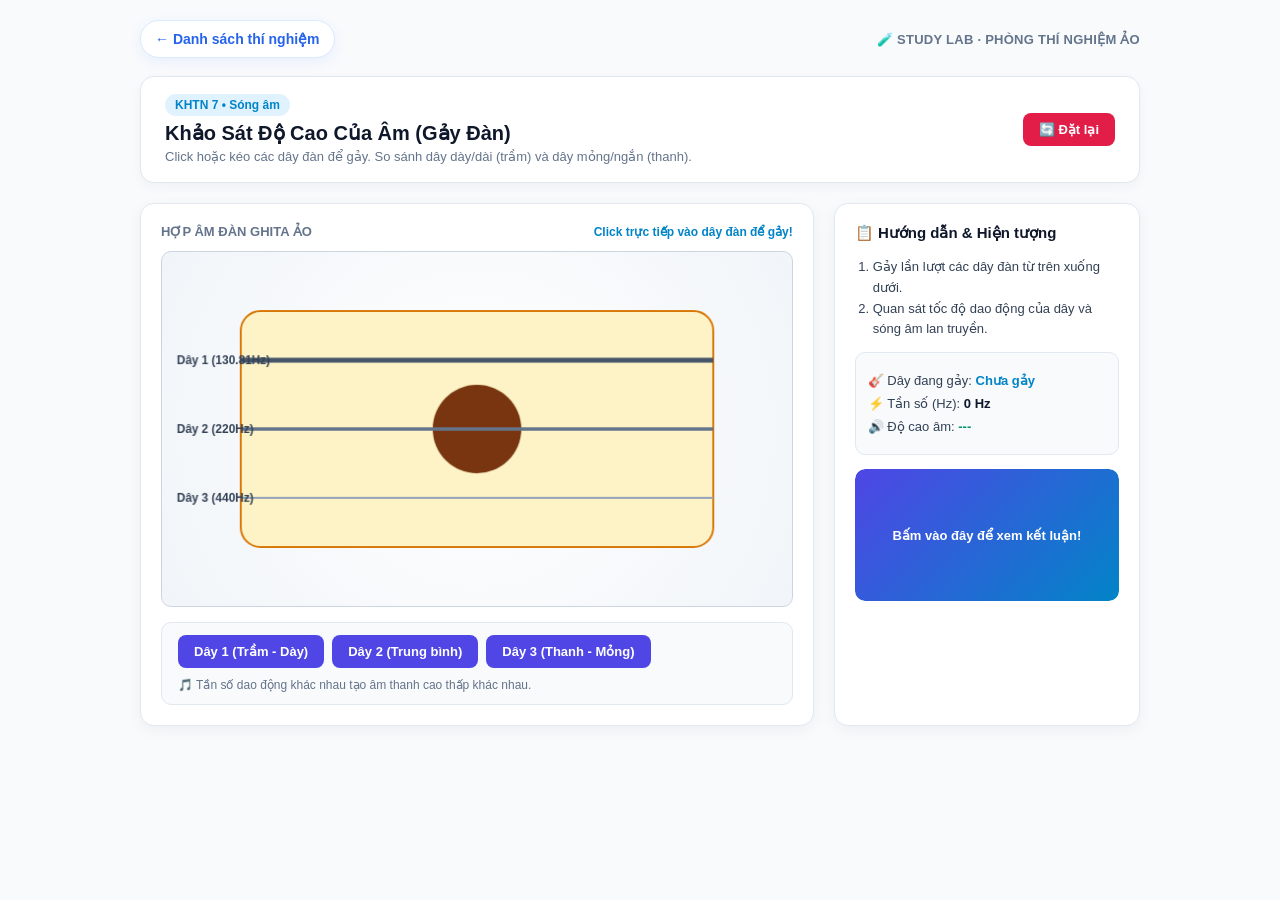
<file: experiments/khao-sat-do-cao-cua-am.html>
<!DOCTYPE html>
<html lang="vi">
<head>
    <meta charset="UTF-8">
    <meta name="viewport" content="width=device-width, initial-scale=1, viewport-fit=cover">
    <title>Khảo sát độ cao của âm – Gảy đàn | Study Lab</title>
    <style>
        body {
            font-family: 'Segoe UI', Tahoma, Geneva, Verdana, sans-serif;
            background-color: #f8fafc;
            color: #1e293b;
            margin: 0;
            padding: 20px;
            display: flex;
            flex-direction: column;
            align-items: center;
            user-select: none;
        }
        .container {
            width: 100%;
            max-width: 1000px;
        }
        .nav-tabs {
            display: flex;
            gap: 10px;
            margin-bottom: 16px;
            flex-wrap: wrap;
        }
        .tab-btn {
            background: #ffffff;
            color: #475569;
            border: 1px solid #cbd5e1;
            padding: 10px 16px;
            border-radius: 10px;
            font-weight: 600;
            font-size: 13.5px;
            cursor: pointer;
            transition: all 0.2s;
            display: flex;
            align-items: center;
            gap: 6px;
        }
        .tab-btn:hover { background: #f1f5f9; }
        .tab-btn.active {
            background: #4f46e5;
            color: #ffffff;
            border-color: #4f46e5;
            box-shadow: 0 4px 12px rgba(79, 70, 229, 0.25);
        }
        .header {
            background: #ffffff;
            border: 1px solid #e2e8f0;
            padding: 18px 24px;
            border-radius: 14px;
            margin-bottom: 20px;
            display: flex;
            justify-content: space-between;
            align-items: center;
            flex-wrap: wrap;
            gap: 15px;
            box-shadow: 0 4px 12px rgba(15, 23, 42, 0.04);
        }
        .main-grid {
            display: grid;
            grid-template-columns: 2.2fr 1fr;
            gap: 20px;
        }
        @media (max-width: 850px) {
            .main-grid { grid-template-columns: 1fr; }
        }
        .card {
            background: #ffffff;
            border: 1px solid #e2e8f0;
            border-radius: 14px;
            padding: 20px;
            box-shadow: 0 4px 15px rgba(15, 23, 42, 0.05);
        }
        canvas {
            background: radial-gradient(circle at center, #ffffff 0%, #f1f5f9 100%);
            border: 1px solid #cbd5e1;
            border-radius: 10px;
            width: 100%;
            height: auto;
            display: block;
            cursor: pointer;
        }
        button.action-btn {
            background: #4f46e5;
            color: white;
            border: none;
            padding: 9px 16px;
            border-radius: 8px;
            cursor: pointer;
            font-weight: 600;
            font-size: 13px;
            transition: all 0.15s ease;
        }
        button.action-btn:hover { background: #4338ca; transform: translateY(-1px); }
        .badge {
            background: #e0f2fe;
            color: #0284c7;
            padding: 4px 10px;
            border-radius: 20px;
            font-size: 12px;
            font-weight: 600;
        }
        .hidden { display: none !important; }
        .status-box p { margin: 8px 0; }
        .conclusion-box {
            background: #ecfdf5;
            border: 1px solid #a7f3d0;
            color: #065f46;
            padding: 12px;
            border-radius: 8px;
            font-size: 12.5px;
            margin-top: 12px;
            line-height: 1.5;
        }
        .control-group {
            display: flex;
            align-items: center;
            justify-content: space-between;
            background: #f8fafc;
            padding: 12px 16px;
            border-radius: 10px;
            border: 1px solid #e2e8f0;
            margin-top: 15px;
            flex-wrap: wrap;
            gap: 10px;
        }
    
        /* Miếng che kết luận: nhấn để mở, đặt lại để che lại */
        .conclusion-wrapper {
            position: relative;
            overflow: hidden;
            border-radius: 10px;
            margin-top: 14px;
        }
        .conclusion-cover {
            position: absolute;
            inset: 0;
            width: 100%;
            height: 100%;
            box-sizing: border-box;
            border: 0;
            background: linear-gradient(135deg, #4f46e5, #0284c7);
            color: #fff;
            display: flex;
            flex-direction: column;
            align-items: center;
            justify-content: center;
            font: 600 13px 'Segoe UI', Tahoma, sans-serif;
            cursor: pointer;
            border-radius: 10px;
            transition: transform .4s ease, opacity .4s ease, background .2s ease;
            z-index: 2;
            text-align: center;
            padding: 15px;
            box-shadow: 0 4px 12px rgba(0, 0, 0, .15);
        }
        .conclusion-cover:hover { background: linear-gradient(135deg, #4338ca, #0369a1); }
        .conclusion-cover:focus-visible { outline: 3px solid #f59e0b; outline-offset: -5px; }
        .conclusion-cover.revealed {
            transform: translateY(100%);
            opacity: 0;
            pointer-events: none;
        }

    </style>

    <style>
      .nav-tabs { display: none !important; }
      .lab-topbar { max-width: 1000px; width: 100%; margin: 0 auto 18px; display:flex; align-items:center; justify-content:space-between; gap:12px; flex-wrap:wrap; }
      .back-link { display:inline-flex; align-items:center; gap:8px; padding:10px 14px; border-radius:999px; background:#fff; border:1px solid #dbeafe; color:#2563eb; text-decoration:none; font-size:14px; font-weight:700; box-shadow:0 4px 14px rgba(37,99,235,.07); transition:transform .2s, box-shadow .2s; }
      .back-link:hover { transform:translateY(-2px); box-shadow:0 8px 20px rgba(37,99,235,.12); }
      .lab-brand { color:#64748b; font-size:13px; font-weight:700; letter-spacing:.02em; }
      @media(max-width:600px){ .lab-topbar{align-items:flex-start;} .lab-brand{width:100%;} }
    </style>
    <link rel="stylesheet" href="../assets/css/experiment-mobile.css">
</head>
<body>
    <div class="container">
        <div class="lab-topbar">
            <a class="back-link" href="../index.html">← Danh sách thí nghiệm</a>
            <span class="lab-brand">🧪 STUDY LAB · PHÒNG THÍ NGHIỆM ẢO</span>
        </div>
        
        <!-- Thanh chọn thí nghiệm -->
        <div class="nav-tabs">
            <button class="tab-btn active" id="tabGuitar" onclick="switchLab('guitar')">
                🎸 Gảy đàn (Độ cao & Tần số)
            </button>
            <button class="tab-btn" id="tabDrum" onclick="switchLab('drum')">
                🥁 Đánh trống (Độ to & Biên độ)
            </button>
            <button class="tab-btn" id="tabFork" onclick="switchLab('fork')">
                🔱 Gõ âm thoa (Dao động phát ra âm)
            </button>
        </div>

        <!-- ========================================================= -->
        <!-- THÍ NGHIỆM 1: GẢY ĐÀN (ĐỘ CAO & TẦN SỐ)                   -->
        <!-- ========================================================= -->
        <div id="guitarSection">
            <div class="header">
                <div>
                    <span class="badge">KHTN 7 &bull; Sóng âm</span>
                    <h1 style="margin: 8px 0 4px 0; font-size: 20px; color: #0f172a;">Khảo Sát Độ Cao Của Âm (Gảy Đàn)</h1>
                    <p style="color: #64748b; font-size: 13px; margin: 0;">Click hoặc kéo các dây đàn để gảy. So sánh dây dày/dài (trầm) và dây mỏng/ngắn (thanh).</p>
                </div>
                <button class="action-btn" style="background: #e11d48;" onclick="resetGuitar()">🔄 Đặt lại</button>
            </div>

            <div class="main-grid">
                <div class="card">
                    <div style="display: flex; justify-content: space-between; align-items: center; margin-bottom: 12px;">
                        <span style="font-size: 13px; color: #64748b; font-weight: 600;">HỢP ÂM ĐÀN GHITA ẢO</span>
                        <span id="guitarHint" style="font-size: 12px; color: #0284c7; font-weight: 600;">Click trực tiếp vào dây đàn để gảy!</span>
                    </div>
                    
                    <canvas id="guitarCanvas" width="640" height="360"></canvas>

                    <div class="control-group">
                        <div style="display: flex; gap: 8px; flex-wrap: wrap;">
                            <button class="action-btn" onclick="pluckString(0)">Dây 1 (Trầm - Dày)</button>
                            <button class="action-btn" onclick="pluckString(1)">Dây 2 (Trung bình)</button>
                            <button class="action-btn" onclick="pluckString(2)">Dây 3 (Thanh - Mỏng)</button>
                        </div>
                        <span style="font-size: 12px; color: #64748b;">🎵 Tần số dao động khác nhau tạo âm thanh cao thấp khác nhau.</span>
                    </div>
                </div>

                <div class="card" style="display: flex; flexDirection: column; justify-content: space-between;">
                    <div>
                        <h3 style="margin-top: 0; font-size: 15px; color: #0f172a;">📋 Hướng dẫn & Hiện tượng</h3>
                        <ol style="padding-left: 18px; font-size: 13px; color: #334155; line-height: 1.6; margin-bottom: 12px;">
                            <li>Gảy lần lượt các dây đàn từ trên xuống dưới.</li>
                            <li>Quan sát tốc độ dao động của dây và sóng âm lan truyền.</li>
                        </ol>
                        <div class="status-box" style="background: #f8fafc; padding: 12px; border-radius: 10px; border: 1px solid #e2e8f0; font-size: 13px; color: #334155;">
                            <p>🎸 Dây đang gảy: <span id="gStrName" style="color: #0284c7; font-weight: bold;">Chưa gảy</span></p>
                            <p>⚡ Tần số (Hz): <span id="gFreq" style="color: #0f172a; font-weight: bold;">0 Hz</span></p>
                            <p>🔊 Độ cao âm: <span id="gPitch" style="color: #059669; font-weight: bold;">---</span></p>
                        </div>
                        <div class="conclusion-wrapper" id="conclusion-guitar">
                            <div class="conclusion-cover" role="button" tabindex="0" aria-label="Bấm vào đây để xem kết luận" onclick="revealConclusion(this)" onkeydown="if(event.key === 'Enter' || event.key === ' '){event.preventDefault();revealConclusion(this)}">
                                Bấm vào đây để xem kết luận!
                            </div>
<div class="conclusion-box">
                            <b>💡 Kết luận:</b><br>
                            - Dây đàn dao động càng nhanh (tần số càng lớn) -> âm phát ra càng <b>cao</b> (thanh).<br>
                            - Dây dao động càng chậm -> âm càng <b>trầm</b> (thấp).
                        </div>
                        </div>
                    </div>
                </div>
            </div>
        </div>

        <!-- ========================================================= -->
        <!-- THÍ NGHIỆM 2: MẶT TRỐNG (ĐỘ TO & BIÊN ĐỘ)                 -->
        <!-- ========================================================= -->
        <div id="drumSection" class="hidden">
            <div class="header">
                <div>
                    <span class="badge">KHTN 7 &bull; Sóng âm</span>
                    <h1 style="margin: 8px 0 4px 0; font-size: 20px; color: #0f172a;">Khảo Sát Độ To Của Âm (Đánh Trống)</h1>
                    <p style="color: #64748b; font-size: 13px; margin: 0;">Click vào mặt trống để gõ. Điều chỉnh lực gõ để thấy các hạt giấy nảy cao thấp khác nhau.</p>
                </div>
                <button class="action-btn" style="background: #e11d48;" onclick="resetDrum()">🔄 Đặt lại</button>
            </div>

            <div class="main-grid">
                <div class="card">
                    <div style="display: flex; justify-content: space-between; align-items: center; margin-bottom: 12px;">
                        <span style="font-size: 13px; color: #64748b; font-weight: 600;">MẶT TRỐNG & HẠT GIẤY NHẢY MÚA</span>
                        <span style="font-size: 12px; color: #0284c7; font-weight: 600;">Click vào trống để gõ!</span>
                    </div>
                    
                    <canvas id="drumCanvas" width="640" height="360"></canvas>

                    <div class="control-group">
                        <div style="display: flex; align-items: center; gap: 10px; width: 100%;">
                            <span style="font-size: 13px; font-weight: 600; color: #334155;">Lực gõ (Biên độ):</span>
                            <input type="range" id="drumForce" min="1" max="10" value="5" style="flex: 1; cursor: pointer;">
                            <button class="action-btn" style="background: #ea580c;" onclick="hitDrum()">🥁 Gõ trống ngay</button>
                        </div>
                    </div>
                </div>

                <div class="card" style="display: flex; flexDirection: column; justify-content: space-between;">
                    <div>
                        <h3 style="margin-top: 0; font-size: 15px; color: #0f172a;">📋 Hướng dẫn & Hiện tượng</h3>
                        <ol style="padding-left: 18px; font-size: 13px; color: #334155; line-height: 1.6; margin-bottom: 12px;">
                            <li>Gõ nhẹ và gõ mạnh vào mặt trống.</li>
                            <li>Quan sát các hạt giấy vụn nhảy trên mặt trống và vòng sóng lan tỏa.</li>
                        </ol>
                        <div class="status-box" style="background: #f8fafc; padding: 12px; border-radius: 10px; border: 1px solid #e2e8f0; font-size: 13px; color: #334155;">
                            <p>🎯 Lực gõ hiện tại: <span id="dForceText" style="color: #ea580c; font-weight: bold;">Trung bình (5)</span></p>
                            <p>📏 Biên độ dao động: <span id="dAmpText" style="color: #0284c7; font-weight: bold;">Vừa</span></p>
                            <p>🔊 Độ to âm thanh: <span id="dLoudText" style="color: #059669; font-weight: bold;">To vừa</span></p>
                        </div>
                        <div class="conclusion-wrapper" id="conclusion-drum">
                            <div class="conclusion-cover" role="button" tabindex="0" aria-label="Bấm vào đây để xem kết luận" onclick="revealConclusion(this)" onkeydown="if(event.key === 'Enter' || event.key === ' '){event.preventDefault();revealConclusion(this)}">
                                Bấm vào đây để xem kết luận!
                            </div>
<div class="conclusion-box">
                            <b>💡 Kết luận:</b><br>
                            - Gõ mạnh -> mặt trống lệch nhiều -> biên độ dao động lớn -> âm phát ra <b>to</b>.<br>
                            - Gõ nhẹ -> biên độ nhỏ -> âm <b>nhỏ</b>.
                        </div>
                        </div>
                    </div>
                </div>
            </div>
        </div>

        <!-- ========================================================= -->
        <!-- THÍ NGHIỆM 3: GÕ ÂM THOA & CỐC NƯỚC                      -->
        <!-- ========================================================= -->
        <div id="forkSection" class="hidden">
            <div class="header">
                <div>
                    <span class="badge">KHTN 7 &bull; Sóng âm</span>
                    <h1 style="margin: 8px 0 4px 0; font-size: 20px; color: #0f172a;">Nguồn Âm Phát Ra Âm Đều Đang Dao Động (Âm Thoa)</h1>
                    <p style="color: #64748b; font-size: 13px; margin: 0;">Gõ vào âm thoa bằng búa cao su. Nhúng vào cốc nước để quan sát nước bắn tung tóe chứng minh dao động.</p>
                </div>
                <button class="action-btn" style="background: #e11d48;" onclick="resetFork()">🔄 Đặt lại</button>
            </div>

            <div class="main-grid">
                <div class="card">
                    <div style="display: flex; justify-content: space-between; align-items: center; margin-bottom: 12px;">
                        <span style="font-size: 13px; color: #64748b; font-weight: 600;">BÀN THÍ NGHIỆM ÂM THOA & CỐC NƯỚC</span>
                        <span style="font-size: 12px; color: #0284c7; font-weight: 600;">Click vào âm thoa để gõ!</span>
                    </div>
                    
                    <canvas id="forkCanvas" width="640" height="360"></canvas>

                    <div class="control-group">
                        <div style="display: flex; gap: 8px; flex-wrap: wrap;">
                            <button class="action-btn" style="background: #0284c7;" onclick="strikeFork()">🔨 Gõ búa vào âm thoa</button>
                            <button class="action-btn" style="background: #059669;" onclick="dipFork()">💧 Nhúng vào cốc nước</button>
                        </div>
                        <span style="font-size: 12px; color: #64748b;">Mọi vật phát ra âm thanh đều đang rung động (dao động).</span>
                    </div>
                </div>

                <div class="card" style="display: flex; flexDirection: column; justify-content: space-between;">
                    <div>
                        <h3 style="margin-top: 0; font-size: 15px; color: #0f172a;">📋 Hướng dẫn & Hiện tượng</h3>
                        <ol style="padding-left: 18px; font-size: 13px; color: #334155; line-height: 1.6; margin-bottom: 12px;">
                            <li>Bấm <b>Gõ búa</b> để âm thoa rung động (nhìn thấy nhòe hình).</li>
                            <li>Bấm <b>Nhúng vào cốc nước</b> để thấy nước bắn tung tóe.</li>
                        </ol>
                        <div class="status-box" style="background: #f8fafc; padding: 12px; border-radius: 10px; border: 1px solid #e2e8f0; font-size: 13px; color: #334155;">
                            <p>🔱 Trạng thái âm thoa: <span id="fState" style="color: #0284c7; font-weight: bold;">Đang đứng yên</span></p>
                            <p>💧 Hiện tượng nước: <span id="fWater" style="color: #64748b; font-weight: bold;">Mặt nước phẳng lặng</span></p>
                            <p>🔊 Âm thanh: <span id="fSound" style="color: #475569; font-weight: bold;">Không có tiếng kêu</span></p>
                        </div>
                        <div class="conclusion-wrapper" id="conclusion-fork">
                            <div class="conclusion-cover" role="button" tabindex="0" aria-label="Bấm vào đây để xem kết luận" onclick="revealConclusion(this)" onkeydown="if(event.key === 'Enter' || event.key === ' '){event.preventDefault();revealConclusion(this)}">
                                Bấm vào đây để xem kết luận!
                            </div>
<div class="conclusion-box">
                            <b>💡 Kết luận:</b><br>
                            Khi âm thoa phát ra âm thanh, hai nhánh của nó đang <b>dao động</b> (rung động qua lại nhanh chóng).
                        </div>
                        </div>
                    </div>
                </div>
            </div>
        </div>
    </div>

    <script>
        // ==========================================
        // WEB AUDIO API (TẠO ÂM THANH MÔ PHỎNG)
        // ==========================================
        const audioCtx = new (window.AudioContext || window.webkitAudioContext)();

        function playTone(freq, duration, type = 'sine', volume = 0.2) {
            if (audioCtx.state === 'suspended') {
                audioCtx.resume();
            }
            const osc = audioCtx.createOscillator();
            const gain = audioCtx.createGain();
            osc.type = type;
            osc.frequency.setValueAtTime(freq, audioCtx.currentTime);
            
            gain.gain.setValueAtTime(volume, audioCtx.currentTime);
            gain.gain.exponentialRampToValueAtTime(0.0001, audioCtx.currentTime + duration);
            
            osc.connect(gain);
            gain.connect(audioCtx.destination);
            
            osc.start();
            osc.stop(audioCtx.currentTime + duration);
        }

        function playDrumSound(force) {
            if (audioCtx.state === 'suspended') {
                audioCtx.resume();
            }
            const osc = audioCtx.createOscillator();
            const gain = audioCtx.createGain();
            osc.type = 'triangle';
            let startFreq = 100 + force * 15;
            osc.frequency.setValueAtTime(startFreq, audioCtx.currentTime);
            osc.frequency.exponentialRampToValueAtTime(30, audioCtx.currentTime + 0.2);
            
            gain.gain.setValueAtTime(0.4 + (force/20), audioCtx.currentTime);
            gain.gain.exponentialRampToValueAtTime(0.0001, audioCtx.currentTime + 0.2);
            
            osc.connect(gain);
            gain.connect(audioCtx.destination);
            
            osc.start();
            osc.stop(audioCtx.currentTime + 0.2);
        }

        // ==========================================
        // CHUYỂN ĐỔI TAB THÍ NGHIỆM
        // ==========================================
        let currentLab = 'guitar';

        function revealConclusion(element) {
            if (!element) return;
            element.classList.add('revealed');
            element.setAttribute('aria-hidden', 'true');
        }

        function resetConclusionCover(id) {
            const wrapper = document.getElementById('conclusion-' + id);
            const cover = wrapper && wrapper.querySelector('.conclusion-cover');
            if (cover) {
                cover.classList.remove('revealed');
                cover.removeAttribute('aria-hidden');
            }
        }

        function switchLab(tab) {
            currentLab = tab;
            document.getElementById('guitarSection').classList.toggle('hidden', tab !== 'guitar');
            document.getElementById('drumSection').classList.toggle('hidden', tab !== 'drum');
            document.getElementById('forkSection').classList.toggle('hidden', tab !== 'fork');

            document.getElementById('tabGuitar').classList.toggle('active', tab === 'guitar');
            document.getElementById('tabDrum').classList.toggle('active', tab === 'drum');
            document.getElementById('tabFork').classList.toggle('active', tab === 'fork');
        }

        switchLab('guitar');

        // ==========================================
        // THÍ NGHIỆM 1: GẢY ĐÀN (GUITAR STRINGS)
        // ==========================================
        const gCanvas = document.getElementById('guitarCanvas');
        const gCtx = gCanvas.getContext('2d');

        let strings = [
            { name: "Dây 1 (Trầm)", freq: 130.81, y: 110, length: 480, plucking: 0, thick: 5 },
            { name: "Dây 2 (Trung)", freq: 220.00, y: 180, length: 480, plucking: 0, thick: 3.5 },
            { name: "Dây 3 (Thanh)", freq: 440.00, y: 250, length: 480, plucking: 0, thick: 2 }
        ];
        let activeStringIdx = null;
        let gWaves = [];

        function pluckString(idx) {
            activeStringIdx = idx;
            strings[idx].plucking = 25; 
            
            document.getElementById('gStrName').innerText = strings[idx].name;
            document.getElementById('gFreq').innerText = strings[idx].freq + " Hz";
            document.getElementById('gPitch').innerText = (idx === 0) ? "Trầm (Thấp)" : (idx === 1) ? "Trung bình" : "Thanh (Cao)";

            // Phát âm thanh tương ứng tần số
            playTone(strings[idx].freq, 0.8, 'triangle', 0.25);

            for(let i=0; i<3; i++) {
                gWaves.push({ x: 320, y: strings[idx].y, r: 10 + i*15, alpha: 0.8, color: idx === 0 ? '#0284c7' : idx === 1 ? '#059669' : '#e11d48' });
            }
        }

        function resetGuitar() {
            resetConclusionCover('guitar');
            strings.forEach(s => s.plucking = 0);
            activeStringIdx = null;
            gWaves = [];
            document.getElementById('gStrName').innerText = "Chưa gảy";
            document.getElementById('gFreq').innerText = "0 Hz";
            document.getElementById('gPitch').innerText = "---";
        }

        function updateGuitar() {
            gCtx.clearRect(0, 0, gCanvas.width, gCanvas.height);

            gCtx.fillStyle = '#fef3c7';
            gCtx.strokeStyle = '#d97706';
            gCtx.lineWidth = 2;
            gCtx.beginPath();
            gCtx.roundRect(80, 60, 480, 240, 20);
            gCtx.fill();
            gCtx.stroke();

            gCtx.beginPath();
            gCtx.arc(320, 180, 45, 0, Math.PI*2);
            gCtx.fillStyle = '#78350f';
            gCtx.fill();

            gWaves.forEach((w, idx) => {
                w.r += 1.8;
                w.alpha -= 0.015;
                if(w.alpha <= 0) {
                    gWaves.splice(idx, 1);
                    return;
                }
                gCtx.save();
                gCtx.beginPath();
                gCtx.arc(w.x, w.y, w.r, 0, Math.PI*2);
                gCtx.strokeStyle = w.color;
                gCtx.globalAlpha = w.alpha;
                gCtx.lineWidth = 2;
                gCtx.stroke();
                gCtx.restore();
            });

            strings.forEach((s, idx) => {
                if(s.plucking > 0.1) {
                    s.plucking *= 0.96; 
                } else {
                    s.plucking = 0;
                }

                gCtx.save();
                gCtx.strokeStyle = idx === 0 ? '#475569' : idx === 1 ? '#64748b' : '#94a3b8';
                gCtx.lineWidth = s.thick;
                gCtx.beginPath();
                gCtx.moveTo(80, s.y);

                let segments = 40;
                let stepLen = s.length / segments;
                for(let i=0; i<=segments; i++) {
                    let cx = 80 + i * stepLen;
                    let envelope = Math.sin((i / segments) * Math.PI); 
                    let vibration = Math.sin(Date.now() / (250 / (idx + 1))) * s.plucking * envelope;
                    let cy = s.y + vibration;
                    if(i === 0) gCtx.moveTo(cx, cy);
                    else gCtx.lineTo(cx, cy);
                }
                gCtx.stroke();
                gCtx.restore();

                gCtx.fillStyle = '#334155';
                gCtx.font = 'bold 12px sans-serif';
                gCtx.fillText(`Dây ${idx+1} (${s.freq}Hz)`, 15, s.y + 4);
            });
        }

        gCanvas.addEventListener('click', function(e) {
            const rect = gCanvas.getBoundingClientRect();
            const my = (e.clientY - rect.top) * (gCanvas.height / rect.height);
            strings.forEach((s, idx) => {
                if(Math.abs(my - s.y) < 25) {
                    pluckString(idx);
                }
            });
        });

        // ==========================================
        // THÍ NGHIỆM 2: MẶT TRỐNG (DRUM & LOUDNESS)
        // ==========================================
        const dCanvas = document.getElementById('drumCanvas');
        const dCtx = dCanvas.getContext('2d');

        let drumHitAnim = 0;
        let paperScraps = [];
        for(let i=0; i<18; i++) {
            paperScraps.push({
                x: 240 + Math.random() * 160,
                y: 180, // Khởi tạo nằm ngay trên mặt trống
                vy: 0,
                size: 5 + Math.random() * 5,
                color: ['#ef4444', '#3b82f6', '#10b981', '#f59e0b', '#8b5cf6'][Math.floor(Math.random()*5)]
            });
        }
        let dRings = [];

        function hitDrum() {
            let force = parseInt(document.getElementById('drumForce').value);
            drumHitAnim = force * 2.5; 

            document.getElementById('dForceText').innerText = force <= 3 ? "Yếu (" + force + ")" : force <= 7 ? "Trung bình (" + force + ")" : "Mạnh (" + force + ")";
            document.getElementById('dLoudText').innerText = force <= 3 ? "Âm nhỏ" : force <= 7 ? "To vừa" : "Rất to (vang)";
            document.getElementById('dAmpText').innerText = force <= 3 ? "Nhỏ" : force <= 7 ? "Vừa" : "Lớn";

            // Phát âm thanh trống
            playDrumSound(force);

            // CHỈ đẩy những hạt giấy đang thực sự nằm sát trên mặt trống bay lên
            let surfaceY = 180;
            paperScraps.forEach(p => {
                if (Math.abs(p.y - surfaceY) < 3) {
                    p.vy = - (force * 1.8) * (0.6 + Math.random() * 0.8);
                }
            });

            dRings.push({ r: 40, alpha: 0.9, maxR: 60 + force * 20 });
        }

        function resetDrum() {
            resetConclusionCover('drum');
            drumHitAnim = 0;
            dRings = [];
            paperScraps.forEach(p => { p.y = 180; p.vy = 0; });
        }

        function updateDrum() {
            dCtx.clearRect(0, 0, dCanvas.width, dCanvas.height);

            dCtx.fillStyle = '#94a3b8';
            dCtx.beginPath();
            dCtx.ellipse(320, 220, 150, 60, 0, 0, Math.PI*2);
            dCtx.fill();
            dCtx.strokeStyle = '#475569';
            dCtx.lineWidth = 3;
            dCtx.stroke();

            if(drumHitAnim > 0.2) {
                drumHitAnim *= 0.88;
            } else {
                drumHitAnim = 0;
            }

            let surfaceY = 180 - drumHitAnim;

            dCtx.fillStyle = '#f1f5f9';
            dCtx.beginPath();
            dCtx.ellipse(320, surfaceY, 140, 50, 0, 0, Math.PI*2);
            dCtx.fill();
            dCtx.strokeStyle = '#3b82f6';
            dCtx.lineWidth = 4;
            dCtx.stroke();

            dRings.forEach((ring, idx) => {
                ring.r += 2.5;
                ring.alpha -= 0.02;
                if(ring.alpha <= 0 || ring.r > ring.maxR) {
                    dRings.splice(idx, 1);
                    return;
                }
                dCtx.save();
                dCtx.beginPath();
                dCtx.ellipse(320, 180, ring.r * 2.5, ring.r, 0, 0, Math.PI*2);
                dCtx.strokeStyle = '#2563eb';
                dCtx.globalAlpha = ring.alpha;
                dCtx.lineWidth = 2.5;
                dCtx.stroke();
                dCtx.restore();
            });

            // Cập nhật vị trí hạt giấy
            paperScraps.forEach(p => {
                p.y += p.vy;
                if (p.vy !== 0) {
                    p.vy += 0.45; // Trọng lực kéo xuống
                }

                // Khi rơi chạm xuống mặt trống -> dừng lại hoàn toàn
                if(p.y >= 180) {
                    p.y = 180;
                    p.vy = 0;
                }

                dCtx.fillStyle = p.color;
                dCtx.fillRect(p.x - p.size/2, p.y - p.size/2, p.size, p.size);
            });
        }

        dCanvas.addEventListener('click', function() {
            hitDrum();
        });


        // ==========================================
        // THÍ NGHIỆM 3: GÕ ÂM THOA & CỐC NƯỚC (TUNING FORK)
        // ==========================================
        const fCanvas = document.getElementById('forkCanvas');
        const fCtx = fCanvas.getContext('2d');

        let forkVibrating = false;
        let forkVibeTimer = 0;
        let forkDipped = false;
        let splashes = [];

        function strikeFork() {
            forkVibrating = true;
            forkVibeTimer = 180; 
            document.getElementById('fState').innerText = "Đang dao động (Rung rất nhanh)";
            document.getElementById('fState').style.color = "#e11d48";
            document.getElementById('fSound').innerText = "Phát âm thanh chuẩn (440Hz)";
            
            // Phát âm thanh âm thoa (Sine wave 440Hz)
            playTone(440, 1.2, 'sine', 0.2);

            if(forkDipped) {
                for(let i=0; i<15; i++) {
                    splashes.push({
                        x: 395 + (Math.random()-0.5)*30,
                        y: 240,
                        vx: (Math.random()-0.5)*6,
                        vy: -4 - Math.random()*6,
                        r: 3 + Math.random()*3
                    });
                }
                document.getElementById('fWater').innerText = "Nước bắn tung tóe mạnh!";
                document.getElementById('fWater').style.color = "#e11d48";
            }
        }

        function dipFork() {
            forkDipped = !forkDipped;
            if(forkDipped) {
                document.getElementById('fWater').innerText = forkVibrating ? "Nước bắn tung tóe mạnh!" : "Mặt nước gợn sóng nhẹ";
                if(forkVibrating) {
                    for(let i=0; i<15; i++) {
                        splashes.push({
                            x: 395 + (Math.random()-0.5)*30,
                            y: 240,
                            vx: (Math.random()-0.5)*6,
                            vy: -4 - Math.random()*6,
                            r: 3 + Math.random()*3
                        });
                    }
                }
            } else {
                document.getElementById('fWater').innerText = "Đã nhấc âm thoa khỏi cốc nước";
            }
        }

        function resetFork() {
            resetConclusionCover('fork');
            forkVibrating = false;
            forkVibeTimer = 0;
            forkDipped = false;
            splashes = [];
            document.getElementById('fState').innerText = "Đang đứng yên";
            document.getElementById('fState').style.color = "#0284c7";
            document.getElementById('fWater').innerText = "Mặt nước phẳng lặng";
            document.getElementById('fSound').innerText = "Không có tiếng kêu";
        }

        function updateFork() {
            fCtx.clearRect(0, 0, fCanvas.width, fCanvas.height);

            if(forkVibeTimer > 0) {
                forkVibeTimer--;
                if(forkVibeTimer === 0) {
                    forkVibrating = false;
                    document.getElementById('fState').innerText = "Đã dừng dao động";
                    document.getElementById('fState').style.color = "#475569";
                    document.getElementById('fSound').innerText = "Hết tiếng kêu";
                }
            }

            // Vẽ cốc nước
            fCtx.fillStyle = 'rgba(224, 242, 254, 0.7)';
            fCtx.strokeStyle = '#0284c7';
            fCtx.lineWidth = 2;
            fCtx.beginPath();
            fCtx.roundRect(360, 200, 80, 110, [0,0,12,12]);
            fCtx.fill();
            fCtx.stroke();

            fCtx.fillStyle = 'rgba(56, 189, 248, 0.4)';
            fCtx.fillRect(362, 235, 76, 73);

            splashes.forEach((sp, idx) => {
                sp.x += sp.vx;
                sp.y += sp.vy;
                sp.vy += 0.4; 
                if(sp.y > 310) { splashes.splice(idx, 1); return; }

                fCtx.fillStyle = '#0284c7';
                fCtx.beginPath();
                fCtx.arc(sp.x, sp.y, sp.r, 0, Math.PI*2);
                fCtx.fill();
            });

            // Vẽ hình dáng âm thoa kim loại chuẩn xác (Không có thanh đỏ lạ)
            let forkX = forkDipped ? 400 : 250;
            let forkY = 140;

            fCtx.save();
            fCtx.lineWidth = 12;
            fCtx.strokeStyle = '#94a3b8'; // Màu kim loại sáng
            fCtx.lineCap = 'round';
            fCtx.lineJoin = 'round';

            let jitterX = forkVibrating ? (Math.random() - 0.5) * 6 : 0;

            // Cán cầm âm thoa đi xuống
            fCtx.beginPath();
            fCtx.moveTo(forkX, forkY + 130);
            fCtx.lineTo(forkX, forkY + 60);
            fCtx.stroke();

            // Phần uốn cong chữ U ở gốc âm thoa
            fCtx.beginPath();
            fCtx.moveTo(forkX - 30, forkY + 10);
            fCtx.quadraticCurveTo(forkX, forkY + 70, forkX, forkY + 60);
            fCtx.quadraticCurveTo(forkX, forkY + 70, forkX + 30, forkY + 10);
            fCtx.stroke();

            // Hai nhánh song song hướng lên trên (Có hiệu ứng rung lắc nếu đang dao động)
            fCtx.beginPath();
            fCtx.moveTo(forkX - 30, forkY + 10);
            fCtx.lineTo(forkX - 30 + jitterX, forkY - 70);
            fCtx.stroke();

            fCtx.beginPath();
            fCtx.moveTo(forkX + 30, forkY + 10);
            fCtx.lineTo(forkX + 30 - jitterX, forkY - 70);
            fCtx.stroke();

            fCtx.restore();
        }

        fCanvas.addEventListener('click', function() {
            strikeFork();
        });

        // ==========================================
        // VÒNG LẶP ANIMATION CHÍNH (60 FPS)
        // ==========================================
        function mainLoop() {
            if (currentLab === 'guitar') {
                updateGuitar();
            } else if (currentLab === 'drum') {
                updateDrum();
            } else if (currentLab === 'fork') {
                updateFork();
            }
            requestAnimationFrame(mainLoop);
        }

        mainLoop();
    </script>
</body>
</html>
</file>
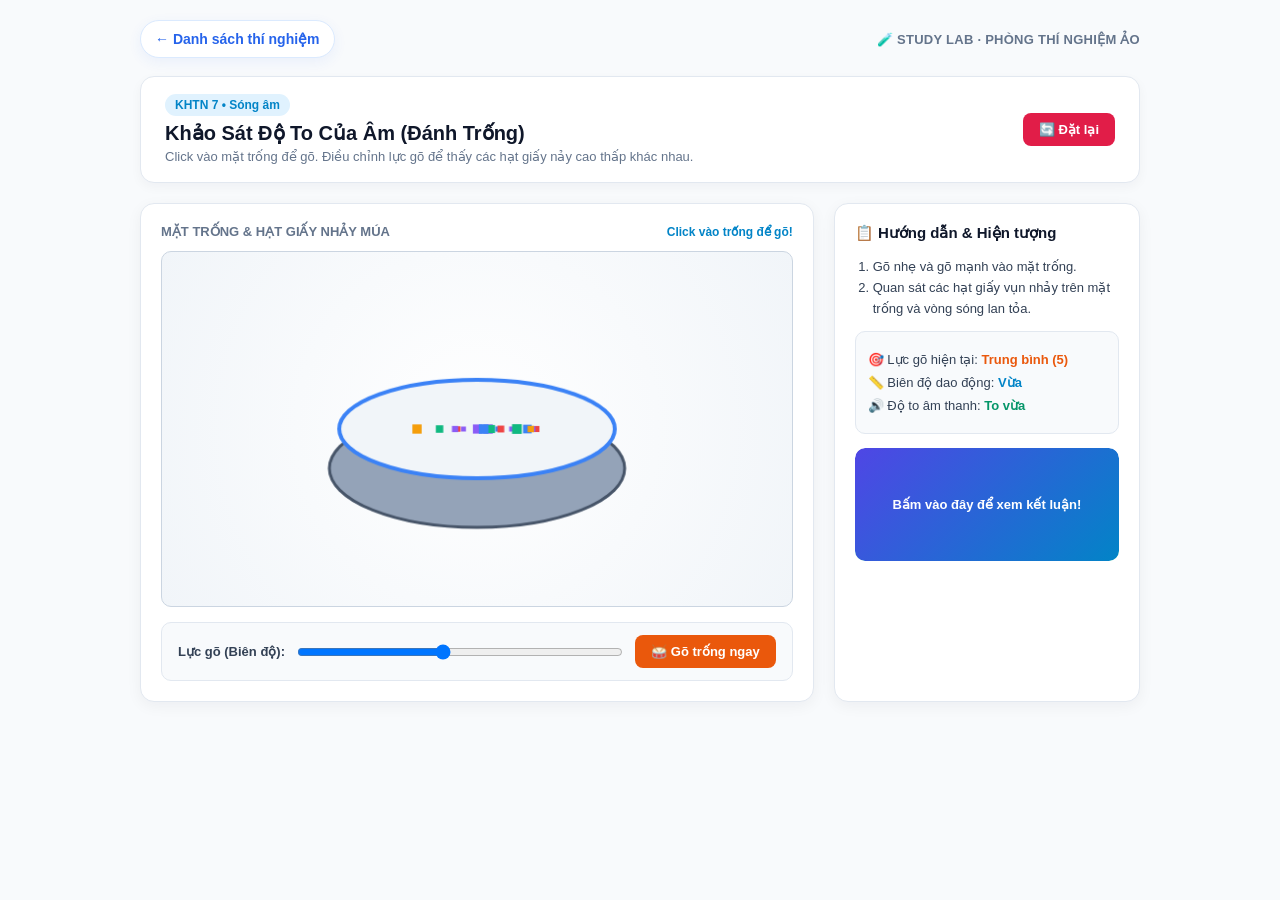
<file: experiments/khao-sat-do-to-cua-am.html>
<!DOCTYPE html>
<html lang="vi">
<head>
    <meta charset="UTF-8">
    <meta name="viewport" content="width=device-width, initial-scale=1, viewport-fit=cover">
    <title>Khảo sát độ to của âm – Đánh trống | Study Lab</title>
    <style>
        body {
            font-family: 'Segoe UI', Tahoma, Geneva, Verdana, sans-serif;
            background-color: #f8fafc;
            color: #1e293b;
            margin: 0;
            padding: 20px;
            display: flex;
            flex-direction: column;
            align-items: center;
            user-select: none;
        }
        .container {
            width: 100%;
            max-width: 1000px;
        }
        .nav-tabs {
            display: flex;
            gap: 10px;
            margin-bottom: 16px;
            flex-wrap: wrap;
        }
        .tab-btn {
            background: #ffffff;
            color: #475569;
            border: 1px solid #cbd5e1;
            padding: 10px 16px;
            border-radius: 10px;
            font-weight: 600;
            font-size: 13.5px;
            cursor: pointer;
            transition: all 0.2s;
            display: flex;
            align-items: center;
            gap: 6px;
        }
        .tab-btn:hover { background: #f1f5f9; }
        .tab-btn.active {
            background: #4f46e5;
            color: #ffffff;
            border-color: #4f46e5;
            box-shadow: 0 4px 12px rgba(79, 70, 229, 0.25);
        }
        .header {
            background: #ffffff;
            border: 1px solid #e2e8f0;
            padding: 18px 24px;
            border-radius: 14px;
            margin-bottom: 20px;
            display: flex;
            justify-content: space-between;
            align-items: center;
            flex-wrap: wrap;
            gap: 15px;
            box-shadow: 0 4px 12px rgba(15, 23, 42, 0.04);
        }
        .main-grid {
            display: grid;
            grid-template-columns: 2.2fr 1fr;
            gap: 20px;
        }
        @media (max-width: 850px) {
            .main-grid { grid-template-columns: 1fr; }
        }
        .card {
            background: #ffffff;
            border: 1px solid #e2e8f0;
            border-radius: 14px;
            padding: 20px;
            box-shadow: 0 4px 15px rgba(15, 23, 42, 0.05);
        }
        canvas {
            background: radial-gradient(circle at center, #ffffff 0%, #f1f5f9 100%);
            border: 1px solid #cbd5e1;
            border-radius: 10px;
            width: 100%;
            height: auto;
            display: block;
            cursor: pointer;
        }
        button.action-btn {
            background: #4f46e5;
            color: white;
            border: none;
            padding: 9px 16px;
            border-radius: 8px;
            cursor: pointer;
            font-weight: 600;
            font-size: 13px;
            transition: all 0.15s ease;
        }
        button.action-btn:hover { background: #4338ca; transform: translateY(-1px); }
        .badge {
            background: #e0f2fe;
            color: #0284c7;
            padding: 4px 10px;
            border-radius: 20px;
            font-size: 12px;
            font-weight: 600;
        }
        .hidden { display: none !important; }
        .status-box p { margin: 8px 0; }
        .conclusion-box {
            background: #ecfdf5;
            border: 1px solid #a7f3d0;
            color: #065f46;
            padding: 12px;
            border-radius: 8px;
            font-size: 12.5px;
            margin-top: 12px;
            line-height: 1.5;
        }
        .control-group {
            display: flex;
            align-items: center;
            justify-content: space-between;
            background: #f8fafc;
            padding: 12px 16px;
            border-radius: 10px;
            border: 1px solid #e2e8f0;
            margin-top: 15px;
            flex-wrap: wrap;
            gap: 10px;
        }
    
        /* Miếng che kết luận: nhấn để mở, đặt lại để che lại */
        .conclusion-wrapper {
            position: relative;
            overflow: hidden;
            border-radius: 10px;
            margin-top: 14px;
        }
        .conclusion-cover {
            position: absolute;
            inset: 0;
            width: 100%;
            height: 100%;
            box-sizing: border-box;
            border: 0;
            background: linear-gradient(135deg, #4f46e5, #0284c7);
            color: #fff;
            display: flex;
            flex-direction: column;
            align-items: center;
            justify-content: center;
            font: 600 13px 'Segoe UI', Tahoma, sans-serif;
            cursor: pointer;
            border-radius: 10px;
            transition: transform .4s ease, opacity .4s ease, background .2s ease;
            z-index: 2;
            text-align: center;
            padding: 15px;
            box-shadow: 0 4px 12px rgba(0, 0, 0, .15);
        }
        .conclusion-cover:hover { background: linear-gradient(135deg, #4338ca, #0369a1); }
        .conclusion-cover:focus-visible { outline: 3px solid #f59e0b; outline-offset: -5px; }
        .conclusion-cover.revealed {
            transform: translateY(100%);
            opacity: 0;
            pointer-events: none;
        }

    </style>

    <style>
      .nav-tabs { display: none !important; }
      .lab-topbar { max-width: 1000px; width: 100%; margin: 0 auto 18px; display:flex; align-items:center; justify-content:space-between; gap:12px; flex-wrap:wrap; }
      .back-link { display:inline-flex; align-items:center; gap:8px; padding:10px 14px; border-radius:999px; background:#fff; border:1px solid #dbeafe; color:#2563eb; text-decoration:none; font-size:14px; font-weight:700; box-shadow:0 4px 14px rgba(37,99,235,.07); transition:transform .2s, box-shadow .2s; }
      .back-link:hover { transform:translateY(-2px); box-shadow:0 8px 20px rgba(37,99,235,.12); }
      .lab-brand { color:#64748b; font-size:13px; font-weight:700; letter-spacing:.02em; }
      @media(max-width:600px){ .lab-topbar{align-items:flex-start;} .lab-brand{width:100%;} }
    </style>
    <link rel="stylesheet" href="../assets/css/experiment-mobile.css">
</head>
<body>
    <div class="container">
        <div class="lab-topbar">
            <a class="back-link" href="../index.html">← Danh sách thí nghiệm</a>
            <span class="lab-brand">🧪 STUDY LAB · PHÒNG THÍ NGHIỆM ẢO</span>
        </div>
        
        <!-- Thanh chọn thí nghiệm -->
        <div class="nav-tabs">
            <button class="tab-btn" id="tabGuitar" onclick="switchLab('guitar')">
                🎸 Gảy đàn (Độ cao & Tần số)
            </button>
            <button class="tab-btn active" id="tabDrum" onclick="switchLab('drum')">
                🥁 Đánh trống (Độ to & Biên độ)
            </button>
            <button class="tab-btn" id="tabFork" onclick="switchLab('fork')">
                🔱 Gõ âm thoa (Dao động phát ra âm)
            </button>
        </div>

        <!-- ========================================================= -->
        <!-- THÍ NGHIỆM 1: GẢY ĐÀN (ĐỘ CAO & TẦN SỐ)                   -->
        <!-- ========================================================= -->
        <div id="guitarSection" class="hidden">
            <div class="header">
                <div>
                    <span class="badge">KHTN 7 &bull; Sóng âm</span>
                    <h1 style="margin: 8px 0 4px 0; font-size: 20px; color: #0f172a;">Khảo Sát Độ Cao Của Âm (Gảy Đàn)</h1>
                    <p style="color: #64748b; font-size: 13px; margin: 0;">Click hoặc kéo các dây đàn để gảy. So sánh dây dày/dài (trầm) và dây mỏng/ngắn (thanh).</p>
                </div>
                <button class="action-btn" style="background: #e11d48;" onclick="resetGuitar()">🔄 Đặt lại</button>
            </div>

            <div class="main-grid">
                <div class="card">
                    <div style="display: flex; justify-content: space-between; align-items: center; margin-bottom: 12px;">
                        <span style="font-size: 13px; color: #64748b; font-weight: 600;">HỢP ÂM ĐÀN GHITA ẢO</span>
                        <span id="guitarHint" style="font-size: 12px; color: #0284c7; font-weight: 600;">Click trực tiếp vào dây đàn để gảy!</span>
                    </div>
                    
                    <canvas id="guitarCanvas" width="640" height="360"></canvas>

                    <div class="control-group">
                        <div style="display: flex; gap: 8px; flex-wrap: wrap;">
                            <button class="action-btn" onclick="pluckString(0)">Dây 1 (Trầm - Dày)</button>
                            <button class="action-btn" onclick="pluckString(1)">Dây 2 (Trung bình)</button>
                            <button class="action-btn" onclick="pluckString(2)">Dây 3 (Thanh - Mỏng)</button>
                        </div>
                        <span style="font-size: 12px; color: #64748b;">🎵 Tần số dao động khác nhau tạo âm thanh cao thấp khác nhau.</span>
                    </div>
                </div>

                <div class="card" style="display: flex; flexDirection: column; justify-content: space-between;">
                    <div>
                        <h3 style="margin-top: 0; font-size: 15px; color: #0f172a;">📋 Hướng dẫn & Hiện tượng</h3>
                        <ol style="padding-left: 18px; font-size: 13px; color: #334155; line-height: 1.6; margin-bottom: 12px;">
                            <li>Gảy lần lượt các dây đàn từ trên xuống dưới.</li>
                            <li>Quan sát tốc độ dao động của dây và sóng âm lan truyền.</li>
                        </ol>
                        <div class="status-box" style="background: #f8fafc; padding: 12px; border-radius: 10px; border: 1px solid #e2e8f0; font-size: 13px; color: #334155;">
                            <p>🎸 Dây đang gảy: <span id="gStrName" style="color: #0284c7; font-weight: bold;">Chưa gảy</span></p>
                            <p>⚡ Tần số (Hz): <span id="gFreq" style="color: #0f172a; font-weight: bold;">0 Hz</span></p>
                            <p>🔊 Độ cao âm: <span id="gPitch" style="color: #059669; font-weight: bold;">---</span></p>
                        </div>
                        <div class="conclusion-wrapper" id="conclusion-guitar">
                            <div class="conclusion-cover" role="button" tabindex="0" aria-label="Bấm vào đây để xem kết luận" onclick="revealConclusion(this)" onkeydown="if(event.key === 'Enter' || event.key === ' '){event.preventDefault();revealConclusion(this)}">
                                Bấm vào đây để xem kết luận!
                            </div>
<div class="conclusion-box">
                            <b>💡 Kết luận:</b><br>
                            - Dây đàn dao động càng nhanh (tần số càng lớn) -> âm phát ra càng <b>cao</b> (thanh).<br>
                            - Dây dao động càng chậm -> âm càng <b>trầm</b> (thấp).
                        </div>
                        </div>
                    </div>
                </div>
            </div>
        </div>

        <!-- ========================================================= -->
        <!-- THÍ NGHIỆM 2: MẶT TRỐNG (ĐỘ TO & BIÊN ĐỘ)                 -->
        <!-- ========================================================= -->
        <div id="drumSection">
            <div class="header">
                <div>
                    <span class="badge">KHTN 7 &bull; Sóng âm</span>
                    <h1 style="margin: 8px 0 4px 0; font-size: 20px; color: #0f172a;">Khảo Sát Độ To Của Âm (Đánh Trống)</h1>
                    <p style="color: #64748b; font-size: 13px; margin: 0;">Click vào mặt trống để gõ. Điều chỉnh lực gõ để thấy các hạt giấy nảy cao thấp khác nhau.</p>
                </div>
                <button class="action-btn" style="background: #e11d48;" onclick="resetDrum()">🔄 Đặt lại</button>
            </div>

            <div class="main-grid">
                <div class="card">
                    <div style="display: flex; justify-content: space-between; align-items: center; margin-bottom: 12px;">
                        <span style="font-size: 13px; color: #64748b; font-weight: 600;">MẶT TRỐNG & HẠT GIẤY NHẢY MÚA</span>
                        <span style="font-size: 12px; color: #0284c7; font-weight: 600;">Click vào trống để gõ!</span>
                    </div>
                    
                    <canvas id="drumCanvas" width="640" height="360"></canvas>

                    <div class="control-group">
                        <div style="display: flex; align-items: center; gap: 10px; width: 100%;">
                            <span style="font-size: 13px; font-weight: 600; color: #334155;">Lực gõ (Biên độ):</span>
                            <input type="range" id="drumForce" min="1" max="10" value="5" style="flex: 1; cursor: pointer;">
                            <button class="action-btn" style="background: #ea580c;" onclick="hitDrum()">🥁 Gõ trống ngay</button>
                        </div>
                    </div>
                </div>

                <div class="card" style="display: flex; flexDirection: column; justify-content: space-between;">
                    <div>
                        <h3 style="margin-top: 0; font-size: 15px; color: #0f172a;">📋 Hướng dẫn & Hiện tượng</h3>
                        <ol style="padding-left: 18px; font-size: 13px; color: #334155; line-height: 1.6; margin-bottom: 12px;">
                            <li>Gõ nhẹ và gõ mạnh vào mặt trống.</li>
                            <li>Quan sát các hạt giấy vụn nhảy trên mặt trống và vòng sóng lan tỏa.</li>
                        </ol>
                        <div class="status-box" style="background: #f8fafc; padding: 12px; border-radius: 10px; border: 1px solid #e2e8f0; font-size: 13px; color: #334155;">
                            <p>🎯 Lực gõ hiện tại: <span id="dForceText" style="color: #ea580c; font-weight: bold;">Trung bình (5)</span></p>
                            <p>📏 Biên độ dao động: <span id="dAmpText" style="color: #0284c7; font-weight: bold;">Vừa</span></p>
                            <p>🔊 Độ to âm thanh: <span id="dLoudText" style="color: #059669; font-weight: bold;">To vừa</span></p>
                        </div>
                        <div class="conclusion-wrapper" id="conclusion-drum">
                            <div class="conclusion-cover" role="button" tabindex="0" aria-label="Bấm vào đây để xem kết luận" onclick="revealConclusion(this)" onkeydown="if(event.key === 'Enter' || event.key === ' '){event.preventDefault();revealConclusion(this)}">
                                Bấm vào đây để xem kết luận!
                            </div>
<div class="conclusion-box">
                            <b>💡 Kết luận:</b><br>
                            - Gõ mạnh -> mặt trống lệch nhiều -> biên độ dao động lớn -> âm phát ra <b>to</b>.<br>
                            - Gõ nhẹ -> biên độ nhỏ -> âm <b>nhỏ</b>.
                        </div>
                        </div>
                    </div>
                </div>
            </div>
        </div>

        <!-- ========================================================= -->
        <!-- THÍ NGHIỆM 3: GÕ ÂM THOA & CỐC NƯỚC                      -->
        <!-- ========================================================= -->
        <div id="forkSection" class="hidden">
            <div class="header">
                <div>
                    <span class="badge">KHTN 7 &bull; Sóng âm</span>
                    <h1 style="margin: 8px 0 4px 0; font-size: 20px; color: #0f172a;">Nguồn Âm Phát Ra Âm Đều Đang Dao Động (Âm Thoa)</h1>
                    <p style="color: #64748b; font-size: 13px; margin: 0;">Gõ vào âm thoa bằng búa cao su. Nhúng vào cốc nước để quan sát nước bắn tung tóe chứng minh dao động.</p>
                </div>
                <button class="action-btn" style="background: #e11d48;" onclick="resetFork()">🔄 Đặt lại</button>
            </div>

            <div class="main-grid">
                <div class="card">
                    <div style="display: flex; justify-content: space-between; align-items: center; margin-bottom: 12px;">
                        <span style="font-size: 13px; color: #64748b; font-weight: 600;">BÀN THÍ NGHIỆM ÂM THOA & CỐC NƯỚC</span>
                        <span style="font-size: 12px; color: #0284c7; font-weight: 600;">Click vào âm thoa để gõ!</span>
                    </div>
                    
                    <canvas id="forkCanvas" width="640" height="360"></canvas>

                    <div class="control-group">
                        <div style="display: flex; gap: 8px; flex-wrap: wrap;">
                            <button class="action-btn" style="background: #0284c7;" onclick="strikeFork()">🔨 Gõ búa vào âm thoa</button>
                            <button class="action-btn" style="background: #059669;" onclick="dipFork()">💧 Nhúng vào cốc nước</button>
                        </div>
                        <span style="font-size: 12px; color: #64748b;">Mọi vật phát ra âm thanh đều đang rung động (dao động).</span>
                    </div>
                </div>

                <div class="card" style="display: flex; flexDirection: column; justify-content: space-between;">
                    <div>
                        <h3 style="margin-top: 0; font-size: 15px; color: #0f172a;">📋 Hướng dẫn & Hiện tượng</h3>
                        <ol style="padding-left: 18px; font-size: 13px; color: #334155; line-height: 1.6; margin-bottom: 12px;">
                            <li>Bấm <b>Gõ búa</b> để âm thoa rung động (nhìn thấy nhòe hình).</li>
                            <li>Bấm <b>Nhúng vào cốc nước</b> để thấy nước bắn tung tóe.</li>
                        </ol>
                        <div class="status-box" style="background: #f8fafc; padding: 12px; border-radius: 10px; border: 1px solid #e2e8f0; font-size: 13px; color: #334155;">
                            <p>🔱 Trạng thái âm thoa: <span id="fState" style="color: #0284c7; font-weight: bold;">Đang đứng yên</span></p>
                            <p>💧 Hiện tượng nước: <span id="fWater" style="color: #64748b; font-weight: bold;">Mặt nước phẳng lặng</span></p>
                            <p>🔊 Âm thanh: <span id="fSound" style="color: #475569; font-weight: bold;">Không có tiếng kêu</span></p>
                        </div>
                        <div class="conclusion-wrapper" id="conclusion-fork">
                            <div class="conclusion-cover" role="button" tabindex="0" aria-label="Bấm vào đây để xem kết luận" onclick="revealConclusion(this)" onkeydown="if(event.key === 'Enter' || event.key === ' '){event.preventDefault();revealConclusion(this)}">
                                Bấm vào đây để xem kết luận!
                            </div>
<div class="conclusion-box">
                            <b>💡 Kết luận:</b><br>
                            Khi âm thoa phát ra âm thanh, hai nhánh của nó đang <b>dao động</b> (rung động qua lại nhanh chóng).
                        </div>
                        </div>
                    </div>
                </div>
            </div>
        </div>
    </div>

    <script>
        // ==========================================
        // WEB AUDIO API (TẠO ÂM THANH MÔ PHỎNG)
        // ==========================================
        const audioCtx = new (window.AudioContext || window.webkitAudioContext)();

        function playTone(freq, duration, type = 'sine', volume = 0.2) {
            if (audioCtx.state === 'suspended') {
                audioCtx.resume();
            }
            const osc = audioCtx.createOscillator();
            const gain = audioCtx.createGain();
            osc.type = type;
            osc.frequency.setValueAtTime(freq, audioCtx.currentTime);
            
            gain.gain.setValueAtTime(volume, audioCtx.currentTime);
            gain.gain.exponentialRampToValueAtTime(0.0001, audioCtx.currentTime + duration);
            
            osc.connect(gain);
            gain.connect(audioCtx.destination);
            
            osc.start();
            osc.stop(audioCtx.currentTime + duration);
        }

        function playDrumSound(force) {
            if (audioCtx.state === 'suspended') {
                audioCtx.resume();
            }
            const osc = audioCtx.createOscillator();
            const gain = audioCtx.createGain();
            osc.type = 'triangle';
            let startFreq = 100 + force * 15;
            osc.frequency.setValueAtTime(startFreq, audioCtx.currentTime);
            osc.frequency.exponentialRampToValueAtTime(30, audioCtx.currentTime + 0.2);
            
            gain.gain.setValueAtTime(0.4 + (force/20), audioCtx.currentTime);
            gain.gain.exponentialRampToValueAtTime(0.0001, audioCtx.currentTime + 0.2);
            
            osc.connect(gain);
            gain.connect(audioCtx.destination);
            
            osc.start();
            osc.stop(audioCtx.currentTime + 0.2);
        }

        // ==========================================
        // CHUYỂN ĐỔI TAB THÍ NGHIỆM
        // ==========================================
        let currentLab = 'drum';

        function revealConclusion(element) {
            if (!element) return;
            element.classList.add('revealed');
            element.setAttribute('aria-hidden', 'true');
        }

        function resetConclusionCover(id) {
            const wrapper = document.getElementById('conclusion-' + id);
            const cover = wrapper && wrapper.querySelector('.conclusion-cover');
            if (cover) {
                cover.classList.remove('revealed');
                cover.removeAttribute('aria-hidden');
            }
        }

        function switchLab(tab) {
            currentLab = tab;
            document.getElementById('guitarSection').classList.toggle('hidden', tab !== 'guitar');
            document.getElementById('drumSection').classList.toggle('hidden', tab !== 'drum');
            document.getElementById('forkSection').classList.toggle('hidden', tab !== 'fork');

            document.getElementById('tabGuitar').classList.toggle('active', tab === 'guitar');
            document.getElementById('tabDrum').classList.toggle('active', tab === 'drum');
            document.getElementById('tabFork').classList.toggle('active', tab === 'fork');
        }

        switchLab('drum');

        // ==========================================
        // THÍ NGHIỆM 1: GẢY ĐÀN (GUITAR STRINGS)
        // ==========================================
        const gCanvas = document.getElementById('guitarCanvas');
        const gCtx = gCanvas.getContext('2d');

        let strings = [
            { name: "Dây 1 (Trầm)", freq: 130.81, y: 110, length: 480, plucking: 0, thick: 5 },
            { name: "Dây 2 (Trung)", freq: 220.00, y: 180, length: 480, plucking: 0, thick: 3.5 },
            { name: "Dây 3 (Thanh)", freq: 440.00, y: 250, length: 480, plucking: 0, thick: 2 }
        ];
        let activeStringIdx = null;
        let gWaves = [];

        function pluckString(idx) {
            activeStringIdx = idx;
            strings[idx].plucking = 25; 
            
            document.getElementById('gStrName').innerText = strings[idx].name;
            document.getElementById('gFreq').innerText = strings[idx].freq + " Hz";
            document.getElementById('gPitch').innerText = (idx === 0) ? "Trầm (Thấp)" : (idx === 1) ? "Trung bình" : "Thanh (Cao)";

            // Phát âm thanh tương ứng tần số
            playTone(strings[idx].freq, 0.8, 'triangle', 0.25);

            for(let i=0; i<3; i++) {
                gWaves.push({ x: 320, y: strings[idx].y, r: 10 + i*15, alpha: 0.8, color: idx === 0 ? '#0284c7' : idx === 1 ? '#059669' : '#e11d48' });
            }
        }

        function resetGuitar() {
            resetConclusionCover('guitar');
            strings.forEach(s => s.plucking = 0);
            activeStringIdx = null;
            gWaves = [];
            document.getElementById('gStrName').innerText = "Chưa gảy";
            document.getElementById('gFreq').innerText = "0 Hz";
            document.getElementById('gPitch').innerText = "---";
        }

        function updateGuitar() {
            gCtx.clearRect(0, 0, gCanvas.width, gCanvas.height);

            gCtx.fillStyle = '#fef3c7';
            gCtx.strokeStyle = '#d97706';
            gCtx.lineWidth = 2;
            gCtx.beginPath();
            gCtx.roundRect(80, 60, 480, 240, 20);
            gCtx.fill();
            gCtx.stroke();

            gCtx.beginPath();
            gCtx.arc(320, 180, 45, 0, Math.PI*2);
            gCtx.fillStyle = '#78350f';
            gCtx.fill();

            gWaves.forEach((w, idx) => {
                w.r += 1.8;
                w.alpha -= 0.015;
                if(w.alpha <= 0) {
                    gWaves.splice(idx, 1);
                    return;
                }
                gCtx.save();
                gCtx.beginPath();
                gCtx.arc(w.x, w.y, w.r, 0, Math.PI*2);
                gCtx.strokeStyle = w.color;
                gCtx.globalAlpha = w.alpha;
                gCtx.lineWidth = 2;
                gCtx.stroke();
                gCtx.restore();
            });

            strings.forEach((s, idx) => {
                if(s.plucking > 0.1) {
                    s.plucking *= 0.96; 
                } else {
                    s.plucking = 0;
                }

                gCtx.save();
                gCtx.strokeStyle = idx === 0 ? '#475569' : idx === 1 ? '#64748b' : '#94a3b8';
                gCtx.lineWidth = s.thick;
                gCtx.beginPath();
                gCtx.moveTo(80, s.y);

                let segments = 40;
                let stepLen = s.length / segments;
                for(let i=0; i<=segments; i++) {
                    let cx = 80 + i * stepLen;
                    let envelope = Math.sin((i / segments) * Math.PI); 
                    let vibration = Math.sin(Date.now() / (250 / (idx + 1))) * s.plucking * envelope;
                    let cy = s.y + vibration;
                    if(i === 0) gCtx.moveTo(cx, cy);
                    else gCtx.lineTo(cx, cy);
                }
                gCtx.stroke();
                gCtx.restore();

                gCtx.fillStyle = '#334155';
                gCtx.font = 'bold 12px sans-serif';
                gCtx.fillText(`Dây ${idx+1} (${s.freq}Hz)`, 15, s.y + 4);
            });
        }

        gCanvas.addEventListener('click', function(e) {
            const rect = gCanvas.getBoundingClientRect();
            const my = (e.clientY - rect.top) * (gCanvas.height / rect.height);
            strings.forEach((s, idx) => {
                if(Math.abs(my - s.y) < 25) {
                    pluckString(idx);
                }
            });
        });

        // ==========================================
        // THÍ NGHIỆM 2: MẶT TRỐNG (DRUM & LOUDNESS)
        // ==========================================
        const dCanvas = document.getElementById('drumCanvas');
        const dCtx = dCanvas.getContext('2d');

        let drumHitAnim = 0;
        let paperScraps = [];
        for(let i=0; i<18; i++) {
            paperScraps.push({
                x: 240 + Math.random() * 160,
                y: 180, // Khởi tạo nằm ngay trên mặt trống
                vy: 0,
                size: 5 + Math.random() * 5,
                color: ['#ef4444', '#3b82f6', '#10b981', '#f59e0b', '#8b5cf6'][Math.floor(Math.random()*5)]
            });
        }
        let dRings = [];

        function hitDrum() {
            let force = parseInt(document.getElementById('drumForce').value);
            drumHitAnim = force * 2.5; 

            document.getElementById('dForceText').innerText = force <= 3 ? "Yếu (" + force + ")" : force <= 7 ? "Trung bình (" + force + ")" : "Mạnh (" + force + ")";
            document.getElementById('dLoudText').innerText = force <= 3 ? "Âm nhỏ" : force <= 7 ? "To vừa" : "Rất to (vang)";
            document.getElementById('dAmpText').innerText = force <= 3 ? "Nhỏ" : force <= 7 ? "Vừa" : "Lớn";

            // Phát âm thanh trống
            playDrumSound(force);

            // CHỈ đẩy những hạt giấy đang thực sự nằm sát trên mặt trống bay lên
            let surfaceY = 180;
            paperScraps.forEach(p => {
                if (Math.abs(p.y - surfaceY) < 3) {
                    p.vy = - (force * 1.8) * (0.6 + Math.random() * 0.8);
                }
            });

            dRings.push({ r: 40, alpha: 0.9, maxR: 60 + force * 20 });
        }

        function resetDrum() {
            resetConclusionCover('drum');
            drumHitAnim = 0;
            dRings = [];
            paperScraps.forEach(p => { p.y = 180; p.vy = 0; });
        }

        function updateDrum() {
            dCtx.clearRect(0, 0, dCanvas.width, dCanvas.height);

            dCtx.fillStyle = '#94a3b8';
            dCtx.beginPath();
            dCtx.ellipse(320, 220, 150, 60, 0, 0, Math.PI*2);
            dCtx.fill();
            dCtx.strokeStyle = '#475569';
            dCtx.lineWidth = 3;
            dCtx.stroke();

            if(drumHitAnim > 0.2) {
                drumHitAnim *= 0.88;
            } else {
                drumHitAnim = 0;
            }

            let surfaceY = 180 - drumHitAnim;

            dCtx.fillStyle = '#f1f5f9';
            dCtx.beginPath();
            dCtx.ellipse(320, surfaceY, 140, 50, 0, 0, Math.PI*2);
            dCtx.fill();
            dCtx.strokeStyle = '#3b82f6';
            dCtx.lineWidth = 4;
            dCtx.stroke();

            dRings.forEach((ring, idx) => {
                ring.r += 2.5;
                ring.alpha -= 0.02;
                if(ring.alpha <= 0 || ring.r > ring.maxR) {
                    dRings.splice(idx, 1);
                    return;
                }
                dCtx.save();
                dCtx.beginPath();
                dCtx.ellipse(320, 180, ring.r * 2.5, ring.r, 0, 0, Math.PI*2);
                dCtx.strokeStyle = '#2563eb';
                dCtx.globalAlpha = ring.alpha;
                dCtx.lineWidth = 2.5;
                dCtx.stroke();
                dCtx.restore();
            });

            // Cập nhật vị trí hạt giấy
            paperScraps.forEach(p => {
                p.y += p.vy;
                if (p.vy !== 0) {
                    p.vy += 0.45; // Trọng lực kéo xuống
                }

                // Khi rơi chạm xuống mặt trống -> dừng lại hoàn toàn
                if(p.y >= 180) {
                    p.y = 180;
                    p.vy = 0;
                }

                dCtx.fillStyle = p.color;
                dCtx.fillRect(p.x - p.size/2, p.y - p.size/2, p.size, p.size);
            });
        }

        dCanvas.addEventListener('click', function() {
            hitDrum();
        });


        // ==========================================
        // THÍ NGHIỆM 3: GÕ ÂM THOA & CỐC NƯỚC (TUNING FORK)
        // ==========================================
        const fCanvas = document.getElementById('forkCanvas');
        const fCtx = fCanvas.getContext('2d');

        let forkVibrating = false;
        let forkVibeTimer = 0;
        let forkDipped = false;
        let splashes = [];

        function strikeFork() {
            forkVibrating = true;
            forkVibeTimer = 180; 
            document.getElementById('fState').innerText = "Đang dao động (Rung rất nhanh)";
            document.getElementById('fState').style.color = "#e11d48";
            document.getElementById('fSound').innerText = "Phát âm thanh chuẩn (440Hz)";
            
            // Phát âm thanh âm thoa (Sine wave 440Hz)
            playTone(440, 1.2, 'sine', 0.2);

            if(forkDipped) {
                for(let i=0; i<15; i++) {
                    splashes.push({
                        x: 395 + (Math.random()-0.5)*30,
                        y: 240,
                        vx: (Math.random()-0.5)*6,
                        vy: -4 - Math.random()*6,
                        r: 3 + Math.random()*3
                    });
                }
                document.getElementById('fWater').innerText = "Nước bắn tung tóe mạnh!";
                document.getElementById('fWater').style.color = "#e11d48";
            }
        }

        function dipFork() {
            forkDipped = !forkDipped;
            if(forkDipped) {
                document.getElementById('fWater').innerText = forkVibrating ? "Nước bắn tung tóe mạnh!" : "Mặt nước gợn sóng nhẹ";
                if(forkVibrating) {
                    for(let i=0; i<15; i++) {
                        splashes.push({
                            x: 395 + (Math.random()-0.5)*30,
                            y: 240,
                            vx: (Math.random()-0.5)*6,
                            vy: -4 - Math.random()*6,
                            r: 3 + Math.random()*3
                        });
                    }
                }
            } else {
                document.getElementById('fWater').innerText = "Đã nhấc âm thoa khỏi cốc nước";
            }
        }

        function resetFork() {
            resetConclusionCover('fork');
            forkVibrating = false;
            forkVibeTimer = 0;
            forkDipped = false;
            splashes = [];
            document.getElementById('fState').innerText = "Đang đứng yên";
            document.getElementById('fState').style.color = "#0284c7";
            document.getElementById('fWater').innerText = "Mặt nước phẳng lặng";
            document.getElementById('fSound').innerText = "Không có tiếng kêu";
        }

        function updateFork() {
            fCtx.clearRect(0, 0, fCanvas.width, fCanvas.height);

            if(forkVibeTimer > 0) {
                forkVibeTimer--;
                if(forkVibeTimer === 0) {
                    forkVibrating = false;
                    document.getElementById('fState').innerText = "Đã dừng dao động";
                    document.getElementById('fState').style.color = "#475569";
                    document.getElementById('fSound').innerText = "Hết tiếng kêu";
                }
            }

            // Vẽ cốc nước
            fCtx.fillStyle = 'rgba(224, 242, 254, 0.7)';
            fCtx.strokeStyle = '#0284c7';
            fCtx.lineWidth = 2;
            fCtx.beginPath();
            fCtx.roundRect(360, 200, 80, 110, [0,0,12,12]);
            fCtx.fill();
            fCtx.stroke();

            fCtx.fillStyle = 'rgba(56, 189, 248, 0.4)';
            fCtx.fillRect(362, 235, 76, 73);

            splashes.forEach((sp, idx) => {
                sp.x += sp.vx;
                sp.y += sp.vy;
                sp.vy += 0.4; 
                if(sp.y > 310) { splashes.splice(idx, 1); return; }

                fCtx.fillStyle = '#0284c7';
                fCtx.beginPath();
                fCtx.arc(sp.x, sp.y, sp.r, 0, Math.PI*2);
                fCtx.fill();
            });

            // Vẽ hình dáng âm thoa kim loại chuẩn xác (Không có thanh đỏ lạ)
            let forkX = forkDipped ? 400 : 250;
            let forkY = 140;

            fCtx.save();
            fCtx.lineWidth = 12;
            fCtx.strokeStyle = '#94a3b8'; // Màu kim loại sáng
            fCtx.lineCap = 'round';
            fCtx.lineJoin = 'round';

            let jitterX = forkVibrating ? (Math.random() - 0.5) * 6 : 0;

            // Cán cầm âm thoa đi xuống
            fCtx.beginPath();
            fCtx.moveTo(forkX, forkY + 130);
            fCtx.lineTo(forkX, forkY + 60);
            fCtx.stroke();

            // Phần uốn cong chữ U ở gốc âm thoa
            fCtx.beginPath();
            fCtx.moveTo(forkX - 30, forkY + 10);
            fCtx.quadraticCurveTo(forkX, forkY + 70, forkX, forkY + 60);
            fCtx.quadraticCurveTo(forkX, forkY + 70, forkX + 30, forkY + 10);
            fCtx.stroke();

            // Hai nhánh song song hướng lên trên (Có hiệu ứng rung lắc nếu đang dao động)
            fCtx.beginPath();
            fCtx.moveTo(forkX - 30, forkY + 10);
            fCtx.lineTo(forkX - 30 + jitterX, forkY - 70);
            fCtx.stroke();

            fCtx.beginPath();
            fCtx.moveTo(forkX + 30, forkY + 10);
            fCtx.lineTo(forkX + 30 - jitterX, forkY - 70);
            fCtx.stroke();

            fCtx.restore();
        }

        fCanvas.addEventListener('click', function() {
            strikeFork();
        });

        // ==========================================
        // VÒNG LẶP ANIMATION CHÍNH (60 FPS)
        // ==========================================
        function mainLoop() {
            if (currentLab === 'guitar') {
                updateGuitar();
            } else if (currentLab === 'drum') {
                updateDrum();
            } else if (currentLab === 'fork') {
                updateFork();
            }
            requestAnimationFrame(mainLoop);
        }

        mainLoop();
    </script>
</body>
</html>
</file>
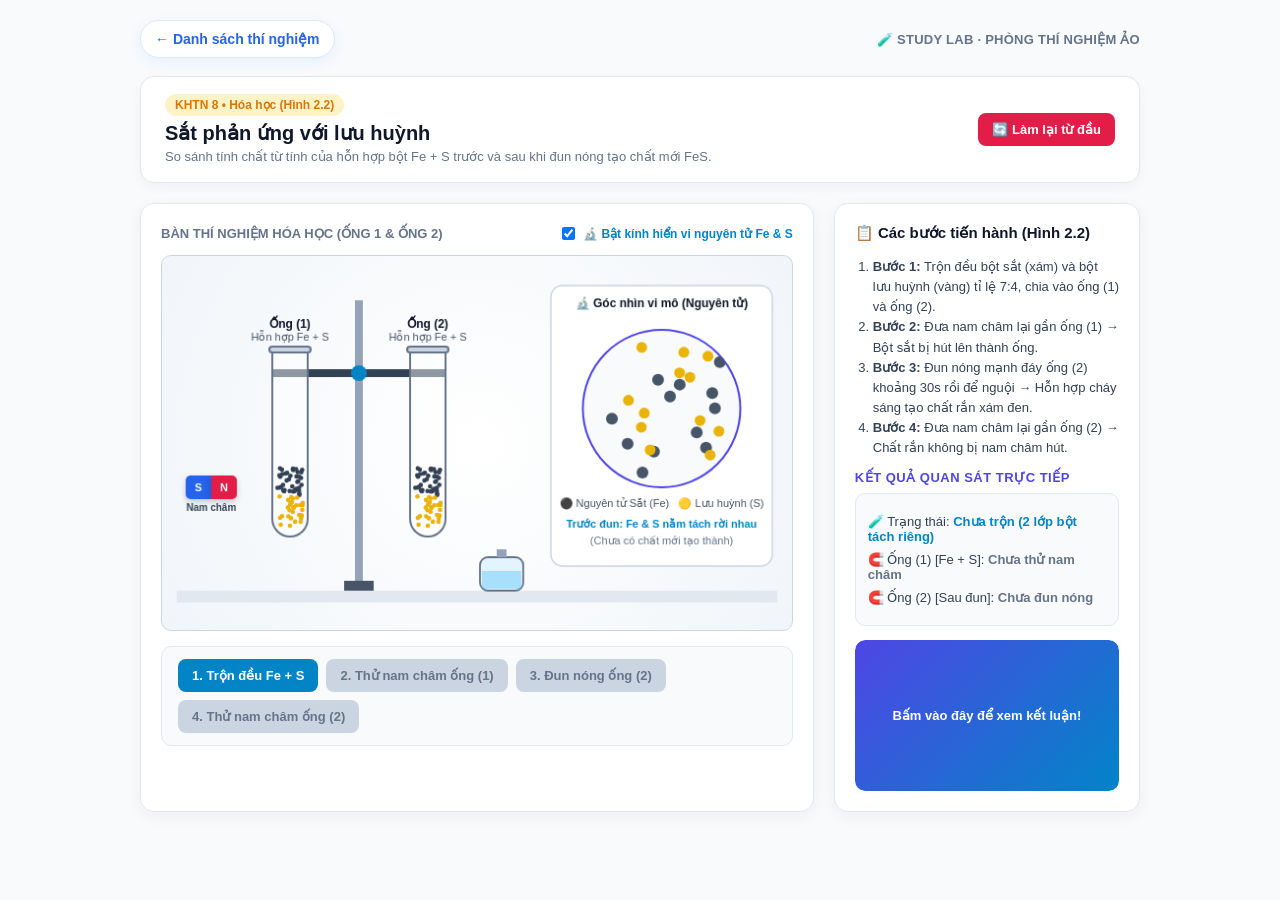
<file: experiments/sat-phan-ung-voi-luu-huynh.html>
<!DOCTYPE html>
<html lang="vi">
<head>
    <meta charset="UTF-8">
    <meta name="viewport" content="width=device-width, initial-scale=1, viewport-fit=cover">
    <title>Sắt phản ứng với lưu huỳnh | Study Lab</title>
    <style>
        body {
            font-family: 'Segoe UI', Tahoma, Geneva, Verdana, sans-serif;
            background-color: #f8fafc;
            color: #1e293b;
            margin: 0;
            padding: 20px;
            display: flex;
            flex-direction: column;
            align-items: center;
            user-select: none;
        }
        .container {
            width: 100%;
            max-width: 1000px;
        }
        /* Thanh điều hướng chọn thí nghiệm */
        .nav-tabs {
            display: flex;
            gap: 10px;
            margin-bottom: 16px;
            flex-wrap: wrap;
        }
        .tab-btn {
            background: #ffffff;
            color: #475569;
            border: 1px solid #cbd5e1;
            padding: 10px 18px;
            border-radius: 10px;
            font-weight: 600;
            font-size: 14px;
            cursor: pointer;
            transition: all 0.2s;
            display: flex;
            align-items: center;
            gap: 8px;
        }
        .tab-btn:hover {
            background: #f1f5f9;
        }
        .tab-btn.active {
            background: #4f46e5;
            color: #ffffff;
            border-color: #4f46e5;
            box-shadow: 0 4px 12px rgba(79, 70, 229, 0.25);
        }
        .header {
            background: #ffffff;
            border: 1px solid #e2e8f0;
            padding: 18px 24px;
            border-radius: 14px;
            margin-bottom: 20px;
            display: flex;
            justify-content: space-between;
            align-items: center;
            flex-wrap: wrap;
            gap: 15px;
            box-shadow: 0 4px 12px rgba(15, 23, 42, 0.04);
        }
        .main-grid {
            display: grid;
            grid-template-columns: 2.2fr 1fr;
            gap: 20px;
        }
        @media (max-width: 840px) {
            .main-grid { grid-template-columns: 1fr; }
        }
        .card {
            background: #ffffff;
            border: 1px solid #e2e8f0;
            border-radius: 14px;
            padding: 20px;
            box-shadow: 0 4px 15px rgba(15, 23, 42, 0.05);
        }
        canvas {
            background: radial-gradient(circle at center, #ffffff 0%, #f1f5f9 100%);
            border: 1px solid #cbd5e1;
            border-radius: 10px;
            width: 100%;
            height: auto;
            display: block;
        }
        button.action-btn {
            background: #4f46e5;
            color: white;
            border: none;
            padding: 9px 14px;
            border-radius: 8px;
            cursor: pointer;
            font-weight: 600;
            font-size: 13px;
            transition: all 0.15s ease;
        }
        button.action-btn:hover { background: #4338ca; transform: translateY(-1px); }
        button.action-btn:disabled {
            background: #cbd5e1 !important;
            color: #64748b;
            cursor: not-allowed;
            transform: none;
            box-shadow: none !important;
        }
        .btn-reset { background: #e11d48 !important; }
        .btn-reset:hover { background: #be123c !important; }
        .btn-burner-on { background: #ea580c !important; box-shadow: 0 0 12px rgba(234, 88, 12, 0.4); }
        .btn-burner-off { background: #64748b !important; }
        .btn-active-step {
            outline: 2px solid #4f46e5;
            outline-offset: 2px;
        }
        
        .weight-btn {
            width: 42px;
            height: 42px;
            background: #f1f5f9;
            border-radius: 10px;
            border: 2px solid #cbd5e1;
            color: #334155;
            font-weight: bold;
            cursor: pointer;
            display: inline-flex;
            align-items: center;
            justify-content: center;
            margin-right: 8px;
        }
        .weight-btn:hover { background: #e2e8f0; }
        .weight-btn.active {
            background: #4f46e5;
            border-color: #4f46e5;
            color: white;
            box-shadow: 0 4px 10px rgba(79, 70, 229, 0.3);
        }
        .badge {
            background: #e0f2fe;
            color: #0284c7;
            padding: 4px 10px;
            border-radius: 20px;
            font-size: 12px;
            font-weight: 600;
        }
        .badge-chem {
            background: #fef3c7;
            color: #d97706;
        }
        .hidden { display: none !important; }
        .status-box p { margin: 8px 0; }
        .conclusion-box {
            background: #ecfdf5;
            border: 1px solid #a7f3d0;
            color: #065f46;
            padding: 12px;
            border-radius: 8px;
            font-size: 12.5px;
            margin-top: 12px;
            line-height: 1.5;
        }
    
        /* Miếng che kết luận: nhấn để mở, đặt lại để che lại */
        .conclusion-wrapper {
            position: relative;
            overflow: hidden;
            border-radius: 10px;
            margin-top: 14px;
        }
        .conclusion-cover {
            position: absolute;
            inset: 0;
            width: 100%;
            height: 100%;
            box-sizing: border-box;
            border: 0;
            background: linear-gradient(135deg, #4f46e5, #0284c7);
            color: #fff;
            display: flex;
            flex-direction: column;
            align-items: center;
            justify-content: center;
            font: 600 13px 'Segoe UI', Tahoma, sans-serif;
            cursor: pointer;
            border-radius: 10px;
            transition: transform .4s ease, opacity .4s ease, background .2s ease;
            z-index: 2;
            text-align: center;
            padding: 15px;
            box-shadow: 0 4px 12px rgba(0, 0, 0, .15);
        }
        .conclusion-cover:hover { background: linear-gradient(135deg, #4338ca, #0369a1); }
        .conclusion-cover:focus-visible { outline: 3px solid #f59e0b; outline-offset: -5px; }
        .conclusion-cover.revealed {
            transform: translateY(100%);
            opacity: 0;
            pointer-events: none;
        }

    </style>

    <style>
      .nav-tabs { display: none !important; }
      .lab-topbar { max-width: 1000px; width: 100%; margin: 0 auto 18px; display:flex; align-items:center; justify-content:space-between; gap:12px; flex-wrap:wrap; }
      .back-link { display:inline-flex; align-items:center; gap:8px; padding:10px 14px; border-radius:999px; background:#fff; border:1px solid #dbeafe; color:#2563eb; text-decoration:none; font-size:14px; font-weight:700; box-shadow:0 4px 14px rgba(37,99,235,.07); transition:transform .2s, box-shadow .2s; }
      .back-link:hover { transform:translateY(-2px); box-shadow:0 8px 20px rgba(37,99,235,.12); }
      .lab-brand { color:#64748b; font-size:13px; font-weight:700; letter-spacing:.02em; }
      @media(max-width:600px){ .lab-topbar{align-items:flex-start;} .lab-brand{width:100%;} }
    </style>
    <link rel="stylesheet" href="../assets/css/experiment-mobile.css">
</head>
<body>
    <div class="container">
        <div class="lab-topbar">
            <a class="back-link" href="../index.html">← Danh sách thí nghiệm</a>
            <span class="lab-brand">🧪 STUDY LAB · PHÒNG THÍ NGHIỆM ẢO</span>
        </div>
        
        <!-- Menu chọn bài thí nghiệm -->
        <div class="nav-tabs">
            <button class="tab-btn active" id="tabFes" onclick="switchLab('fes')">
                🔥 Sắt + Lưu huỳnh
            </button>
            <button class="tab-btn" id="tabChem" onclick="switchLab('chem')">
                🧪 Sự chuyển thể của nước
            </button>
            <button class="tab-btn" id="tabPhys" onclick="switchLab('phys')">
                ⚖️ Tác dụng làm quay của lực
            </button>
        </div>

        <!-- ========================================================= -->
        <!-- KHU VỰC THÍ NGHIỆM 3: HÓA HỌC (SẮT + LƯU HUỲNH - HÌNH 2.2)-->
        <!-- ========================================================= -->
        <div id="fesSection">
            <div class="header">
                <div>
                    <span class="badge badge-chem">KHTN 8 &bull; Hóa học (Hình 2.2)</span>
                    <h1 style="margin: 8px 0 4px 0; font-size: 20px; color: #0f172a;">Sắt phản ứng với lưu huỳnh</h1>
                    <p style="color: #64748b; font-size: 13px; margin: 0;">So sánh tính chất từ tính của hỗn hợp bột Fe + S trước và sau khi đun nóng tạo chất mới FeS.</p>
                </div>
                <button class="action-btn btn-reset" onclick="resetFesLab()">🔄 Làm lại từ đầu</button>
            </div>

            <div class="main-grid">
                <div class="card">
                    <div style="display: flex; justify-content: space-between; align-items: center; margin-bottom: 12px;">
                        <span style="font-size: 13px; color: #64748b; font-weight: 600;">BÀN THÍ NGHIỆM HÓA HỌC (ỐNG 1 & ỐNG 2)</span>
                        <label style="font-size: 12px; color: #0284c7; font-weight: 600; cursor: pointer; display: flex; align-items: center; gap: 5px;">
                            <input type="checkbox" id="toggleFesAtoms" checked> 🔬 Bật kính hiển vi nguyên tử Fe & S
                        </label>
                    </div>

                    <canvas id="fesCanvas" width="640" height="380"></canvas>

                    <!-- Bảng điều khiển tương tác từng bước -->
                    <div style="display: flex; align-items: center; justify-content: space-between; background: #f8fafc; padding: 12px 16px; border-radius: 10px; border: 1px solid #e2e8f0; margin-top: 15px; flex-wrap: wrap; gap: 8px;">
                        <div style="display: flex; align-items: center; gap: 8px; flex-wrap: wrap;">
                            <button id="btnFesMix" class="action-btn" style="background: #0284c7;" onclick="fesActionMix()">1. Trộn đều Fe + S</button>
                            <button id="btnFesMag1" class="action-btn" style="background: #4f46e5;" onclick="fesActionMagnet1()" disabled>2. Thử nam châm ống (1)</button>
                            <button id="btnFesHeat" class="action-btn" style="background: #ea580c;" onclick="fesActionHeat()" disabled>3. Đun nóng ống (2)</button>
                            <button id="btnFesMag2" class="action-btn" style="background: #059669;" onclick="fesActionMagnet2()" disabled>4. Thử nam châm ống (2)</button>
                        </div>
                    </div>
                </div>

                <div class="card" style="display: flex; flex-direction: column; justify-content: space-between;">
                    <div>
                        <h3 style="margin-top: 0; font-size: 15px; color: #0f172a;">📋 Các bước tiến hành (Hình 2.2)</h3>
                        <ol style="padding-left: 18px; font-size: 13px; color: #334155; line-height: 1.55; margin-bottom: 12px;">
                            <li><b>Bước 1:</b> Trộn đều bột sắt (xám) và bột lưu huỳnh (vàng) tỉ lệ 7:4, chia vào ống (1) và ống (2).</li>
                            <li><b>Bước 2:</b> Đưa nam châm lại gần ống (1) &rarr; Bột sắt bị hút lên thành ống.</li>
                            <li><b>Bước 3:</b> Đun nóng mạnh đáy ống (2) khoảng 30s rồi để nguội &rarr; Hỗn hợp cháy sáng tạo chất rắn xám đen.</li>
                            <li><b>Bước 4:</b> Đưa nam châm lại gần ống (2) &rarr; Chất rắn không bị nam châm hút.</li>
                        </ol>

                        <h4 style="color: #4f46e5; font-size: 13px; text-transform: uppercase; letter-spacing: 0.5px; margin: 10px 0 8px 0;">Kết quả quan sát trực tiếp</h4>
                        <div class="status-box" style="background: #f8fafc; padding: 12px; border-radius: 10px; border: 1px solid #e2e8f0; font-size: 13px; color: #334155;">
                            <p>🧪 Trạng thái: <span id="fesStepText" style="color: #0284c7; font-weight: bold;">Chưa trộn (2 lớp bột tách riêng)</span></p>
                            <p>🧲 Ống (1) [Fe + S]: <span id="fesTube1Res" style="color: #64748b; font-weight: bold;">Chưa thử nam châm</span></p>
                            <p>🧲 Ống (2) [Sau đun]: <span id="fesTube2Res" style="color: #64748b; font-weight: bold;">Chưa đun nóng</span></p>
                        </div>

                        <div class="conclusion-wrapper" id="conclusion-fes">
                            <div class="conclusion-cover" role="button" tabindex="0" aria-label="Bấm vào đây để xem kết luận" onclick="revealConclusion(this)" onkeydown="if(event.key === 'Enter' || event.key === ' '){event.preventDefault();revealConclusion(this)}">
                                Bấm vào đây để xem kết luận!
                            </div>
<div class="conclusion-box">
                            <b>💡 Kết luận rút ra:</b><br>
                            &bull; <b>Ống (1):</b> Chỉ là hỗn hợp cơ học, sắt giữ nguyên tính từ &rarr; <b>Biến đổi vật lí</b>.<br>
                            &bull; <b>Ống (2):</b> Sinh ra chất mới <b>Sắt(II) sulfide (FeS)</b> không còn bị nam châm hút &rarr; <b>Biến đổi hóa học</b>.
                        </div>
                        </div>
                    </div>
                </div>
            </div>
        </div>

        <!-- ========================================================= -->
        <!-- KHU VỰC THÍ NGHIỆM 2: HÓA HỌC (SỰ CHUYỂN THỂ CỦA NƯỚC)    -->
        <!-- ========================================================= -->
        <div id="chemSection" class="hidden">
            <div class="header">
                <div>
                    <span class="badge badge-chem">KHTN 8 &bull; Hóa học (Hình 2.1)</span>
                    <h1 style="margin: 8px 0 4px 0; font-size: 20px; color: #0f172a;">Sự chuyển thể của nước</h1>
                    <p style="color: #64748b; font-size: 13px; margin: 0;">Đun nóng nước đá từ 0°C lên 100°C hoặc làm lạnh để quan sát quá trình chuyển thể.</p>
                </div>
                <button class="action-btn btn-reset" onclick="resetChemLab()">🔄 Đặt lại nước đá (0°C)</button>
            </div>

            <div class="main-grid">
                <div class="card">
                    <div style="display: flex; justify-content: space-between; align-items: center; margin-bottom: 12px;">
                        <span style="font-size: 13px; color: #64748b; font-weight: 600;">BÀN THÍ NGHIỆM HÓA HỌC</span>
                        <label style="font-size: 12px; color: #0284c7; font-weight: 600; cursor: pointer; display: flex; align-items: center; gap: 5px;">
                            <input type="checkbox" id="toggleMolecules" checked> 🔬 Bật kính hiển vi phân tử H₂O
                        </label>
                    </div>

                    <canvas id="chemCanvas" width="640" height="380"></canvas>

                    <div style="display: flex; align-items: center; justify-content: space-between; background: #f8fafc; padding: 12px 16px; border-radius: 10px; border: 1px solid #e2e8f0; margin-top: 15px; flex-wrap: wrap; gap: 12px;">
                        <div style="display: flex; align-items: center; gap: 10px;">
                            <button id="btnBurner" class="action-btn btn-burner-off" onclick="toggleBurner()">🔥 Bật đèn cồn</button>
                            <button class="action-btn" style="background: #0284c7;" onclick="coolDownWater()">❄️ Làm lạnh (Ngưng tụ/Đông đặc)</button>
                        </div>
                        <div style="display: flex; align-items: center; gap: 8px;">
                            <span style="font-size: 12px; color: #475569; font-weight: 600;">Chỉnh nhanh nhiệt độ:</span>
                            <input type="range" id="tempSlider" min="-10" max="110" value="0" oninput="manualTemp(this.value)" style="cursor: pointer;">
                        </div>
                    </div>
                </div>

                <div class="card" style="display: flex; flex-direction: column; justify-content: space-between;">
                    <div>
                        <h3 style="margin-top: 0; font-size: 15px; color: #0f172a;">📋 Các bước tiến hành (Hình 2.1)</h3>
                        <ol style="padding-left: 18px; font-size: 13px; color: #334155; line-height: 1.6; margin-bottom: 12px;">
                            <li><b>Bước a (0°C):</b> Cho nước đá viên vào cốc thủy tinh, đặt trên kiềng sắt và cắm nhiệt kế.</li>
                            <li><b>Bước b (~25°C):</b> Để đá tan hết thành nước lỏng ở nhiệt độ phòng.</li>
                            <li><b>Bước c (100°C):</b> Bấm <b>Bật đèn cồn</b> đun nóng đến khi nước sôi và bốc hơi mạnh.</li>
                            <li><i>Quá trình ngược:</i> Bấm <b>Làm lạnh</b> để quan sát hơi nước ngưng tụ và đông đặc lại.</li>
                        </ol>

                        <h4 style="color: #4f46e5; font-size: 13px; text-transform: uppercase; letter-spacing: 0.5px; margin: 12px 0 8px 0;">Theo dõi trạng thái</h4>
                        <div class="status-box" style="background: #f8fafc; padding: 12px; border-radius: 10px; border: 1px solid #e2e8f0; font-size: 13px; color: #334155;">
                            <p>🌡️ Nhiệt độ nhiệt kế: <span id="tempDisplay" style="color: #e11d48; font-weight: bold; font-size: 15px;">0.0 °C</span></p>
                            <p>🧊 Thể tồn tại: <span id="stateDisplay" style="color: #0284c7; font-weight: bold;">Thể rắn (Nước đá đang tan)</span></p>
                            <p>🧪 Công thức hóa học: <span style="color: #059669; font-weight: bold;">Vẫn là H₂O (Không đổi)</span></p>
                        </div>

                        <div class="conclusion-wrapper" id="conclusion-chem">
                            <div class="conclusion-cover" role="button" tabindex="0" aria-label="Bấm vào đây để xem kết luận" onclick="revealConclusion(this)" onkeydown="if(event.key === 'Enter' || event.key === ' '){event.preventDefault();revealConclusion(this)}">
                                Bấm vào đây để xem kết luận!
                            </div>
<div class="conclusion-box">
                            <b>💡 Kết luận rút ra:</b><br>
                            Trong quá trình nóng chảy, sôi, ngưng tụ hay đông đặc, nước chỉ thay đổi về <b>trạng thái (thể)</b> chứ <b>không biến đổi thành chất khác</b>. Đây là <b>biến đổi vật lí</b>.
                        </div>
                        </div>
                    </div>
                </div>
            </div>
        </div>

        <!-- ========================================================= -->
        <!-- KHU VỰC THÍ NGHIỆM 1: VẬT LÝ (TÁC DỤNG LÀM QUAY CỦA LỰC)  -->
        <!-- ========================================================= -->
        <div id="physSection" class="hidden">
            <div class="header">
                <div>
                    <span class="badge">KHTN 8 &bull; Vật lý (Hình 18.1)</span>
                    <h1 style="margin: 8px 0 4px 0; font-size: 20px; color: #0f172a;">Tác dụng làm quay của lực</h1>
                    <p style="color: #64748b; font-size: 13px; margin: 0;">Thanh đòn có quán tính, ma sát trục quay và quả nặng luôn hướng thẳng đứng theo trọng lực.</p>
                </div>
                <button class="action-btn btn-reset" onclick="resetPhysLab()">🔄 Đặt lại thí nghiệm</button>
            </div>

            <div class="main-grid">
                <div class="card">
                    <div style="display: flex; justify-content: space-between; align-items: center; margin-bottom: 12px;">
                        <span style="font-size: 13px; color: #64748b; font-weight: 600;">BÀN THÍ NGHIỆM VẬT LÝ</span>
                        <span id="hoverHint" style="font-size: 12px; color: #0284c7; font-weight: 500;">Di chuột vào các lỗ trên thanh để chọn vị trí</span>
                    </div>
                    
                    <canvas id="physCanvas" width="640" height="360" style="cursor: pointer;"></canvas>

                    <div style="display: flex; align-items: center; justify-content: space-between; background: #f8fafc; padding: 12px 16px; border-radius: 10px; border: 1px solid #e2e8f0; margin-top: 15px; flex-wrap: wrap; gap: 10px;">
                        <div style="display: flex; align-items: center;">
                            <span style="font-size: 13px; margin-right: 12px; color: #334155; font-weight: 500;">Số quả nặng treo thêm:</span>
                            <button class="weight-btn active" id="btnW1" onclick="selectWeight(1)">1</button>
                            <button class="weight-btn" id="btnW2" onclick="selectWeight(2)">2</button>
                            <button class="weight-btn" id="btnW3" onclick="selectWeight(3)">3</button>
                        </div>
                        <div style="font-size: 12px; color: #64748b; text-align: right;">
                            <div>🖱️ <b>Click trái:</b> Treo thêm quả nặng</div>
                            <div>🖱️ <b>Click phải:</b> Tháo quả nặng</div>
                        </div>
                    </div>
                </div>

                <div class="card" style="display: flex; flex-direction: column; justify-content: space-between;">
                    <div>
                        <h3 style="margin-top: 0; font-size: 15px; color: #0f172a;">📋 Quy trình SGK (Hình 18.1)</h3>
                        <ol style="padding-left: 18px; font-size: 13px; color: #334155; line-height: 1.6; margin-bottom: 15px;">
                            <li>Treo quả nặng vào <b>trục quay O</b> (ở giữa) &rarr; Quan sát thanh có quay không.</li>
                            <li>Tháo ra, treo vào <b>điểm A</b> (mút trái) &rarr; Quan sát chiều quay.</li>
                            <li>Tháo ra, treo vào <b>điểm C</b> (mút phải) &rarr; So sánh chiều quay với khi treo ở A.</li>
                        </ol>
                        <hr style="border: 0; border-top: 1px solid #e2e8f0; margin: 15px 0;">
                        <h4 style="color: #4f46e5; font-size: 13px; text-transform: uppercase; letter-spacing: 0.5px; margin-bottom: 10px;">Phân tích vật lý trực tiếp</h4>
                        <div class="status-box" style="background: #f8fafc; padding: 14px; border-radius: 10px; border: 1px solid #e2e8f0; font-size: 13px; color: #334155;">
                            <p>🔹 Momen bên trái (A): <span id="leftTorqueText" style="color: #0284c7; font-weight: bold;">0</span></p>
                            <p>🔹 Momen bên phải (C): <span id="rightTorqueText" style="color: #0284c7; font-weight: bold;">0</span></p>
                            <p>🔹 Góc lệch hiện tại: <span id="angleText" style="color: #0f172a; font-weight: bold;">0.0°</span></p>
                            <div id="resultStatus" style="color: #059669; font-weight: 600; margin-top: 10px; border-top: 1px solid #e2e8f0; padding-top: 10px; line-height: 1.4;">
                                Thanh đang nằm cân bằng theo phương ngang.
                            </div>
                        </div>
                        <div class="conclusion-wrapper" id="conclusion-phys">
                            <div class="conclusion-cover" role="button" tabindex="0" aria-label="Bấm vào đây để xem kết luận" onclick="revealConclusion(this)" onkeydown="if(event.key === 'Enter' || event.key === ' '){event.preventDefault();revealConclusion(this)}">
                                Bấm vào đây để xem kết luận!
                            </div>
                            <div class="conclusion-box">
                                <b>💡 Kết luận:</b><br>
                                Lực có thể làm vật quay quanh trục. Tác dụng làm quay phụ thuộc vào độ lớn của lực và khoảng cách từ trục quay đến giá của lực. Lực có giá đi qua trục quay không làm thanh quay; lực tác dụng ở hai phía của trục có thể làm thanh quay theo hai chiều ngược nhau.
                            </div>
                        </div>
                    </div>
                </div>
            </div>
        </div>
    </div>

    <script>
        // ==========================================
        // CHUYỂN ĐỔI GIỮA 3 THÍ NGHIỆM
        // ==========================================
        let currentTab = 'fes';

        function revealConclusion(element) {
            if (!element) return;
            element.classList.add('revealed');
            element.setAttribute('aria-hidden', 'true');
        }

        function resetConclusionCover(id) {
            const wrapper = document.getElementById('conclusion-' + id);
            const cover = wrapper && wrapper.querySelector('.conclusion-cover');
            if (cover) {
                cover.classList.remove('revealed');
                cover.removeAttribute('aria-hidden');
            }
        }

        function switchLab(tab) {
            currentTab = tab;
            document.getElementById('fesSection').classList.toggle('hidden', tab !== 'fes');
            document.getElementById('chemSection').classList.toggle('hidden', tab !== 'chem');
            document.getElementById('physSection').classList.toggle('hidden', tab !== 'phys');

            document.getElementById('tabFes').classList.toggle('active', tab === 'fes');
            document.getElementById('tabChem').classList.toggle('active', tab === 'chem');
            document.getElementById('tabPhys').classList.toggle('active', tab === 'phys');
        }

        switchLab('fes');

        // =========================================================================
        // LOGIC THÍ NGHIỆM 3: SẮT TÁC DỤNG VỚI LƯU HUỲNH (ANIMATION MƯỢT MÀ)
        // =========================================================================
        const fesCanvas = document.getElementById('fesCanvas');
        const fesCtx = fesCanvas.getContext('2d');

        let fesMixed = false;
        let fesMixProgress = 0;         // 0 -> 1: hiệu ứng lắc/trộn đều 2 lớp bột
        let fesMagnetTarget = 'none';   // 'none' | 'tube1' | 'tube2'
        let fesMagnetX = 55;            // Tọa độ X hiện tại của nam châm (trượt mượt)
        let fesMagnetY = 210;
        let fesHeating = false;         // Đang bật đèn cồn đun ống 2
        let fesHeatTimer = 0;           // Đếm thời gian đun & phản ứng tỏa nhiệt
        let fesTube2Temp = 25;          // Nhiệt độ đáy ống 2 (°C)
        let fesReactionDone = false;    // Đã biến đổi hoàn toàn thành FeS chưa
        let fesBurnerX = 335;           // Tọa độ X đèn cồn (trượt mượt vào dưới ống 2)
        let fesSmokes = [];             // Khói lưu huỳnh bay nhẹ trong ống khi đun
        let fesSparks = [];             // Tia sáng đỏ rực trong khối bột khi phản ứng

        // Tạo các hạt bột Fe (xám sẫm) và bột S (vàng tươi) trong 2 ống nghiệm
        let tube1Particles = [];
        let tube2Particles = [];
        let fesAtoms = [];              // Các nguyên tử Fe và S cho kính hiển vi

        function initFesParticles() {
            tube1Particles = [];
            tube2Particles = [];
            // Mỗi ống có 70 hạt (40 Fe màu xám, 30 S màu vàng)
            for (let i = 0; i < 70; i++) {
                let isIron = i < 40;
                // Trước khi trộn: S ở lớp dưới, Fe ở lớp trên
                let unmixedY = isIron ? (215 + Math.random() * 28) : (244 + Math.random() * 32);
                let mixedY = 215 + Math.random() * 62;
                let rx = (Math.random() - 0.5) * 26;

                tube1Particles.push({
                    isIron: isIron,
                    rx: rx,
                    unmixedY: unmixedY,
                    mixedY: mixedY,
                    x: 130 + rx,
                    y: unmixedY,
                    attractedOffset: 0
                });

                tube2Particles.push({
                    isIron: isIron,
                    rx: rx,
                    unmixedY: unmixedY,
                    mixedY: mixedY,
                    x: 270 + rx,
                    y: unmixedY
                });
            }

            // Khởi tạo 12 cặp nguyên tử Fe & S cho kính hiển vi
            fesAtoms = [];
            for (let i = 0; i < 12; i++) {
                fesAtoms.push({
                    feX: (Math.random() - 0.5) * 120,
                    feY: (Math.random() - 0.5) * 120,
                    sX: (Math.random() - 0.5) * 120,
                    sY: (Math.random() - 0.5) * 120,
                    vx1: (Math.random() - 0.5) * 1.4,
                    vy1: (Math.random() - 0.5) * 1.4,
                    vx2: (Math.random() - 0.5) * 1.4,
                    vy2: (Math.random() - 0.5) * 1.4,
                    bondAngle: Math.random() * Math.PI * 2
                });
            }
        }
        initFesParticles();

        function fesActionMix() {
            fesMixed = true;
            document.getElementById('btnFesMix').disabled = true;
            document.getElementById('btnFesMag1').disabled = false;
            document.getElementById('btnFesHeat').disabled = false;
            document.getElementById('fesStepText').innerText = "Đã trộn đều hỗn hợp Fe + S vào 2 ống";
        }

        function fesActionMagnet1() {
            fesMagnetTarget = (fesMagnetTarget === 'tube1') ? 'none' : 'tube1';
            if (fesMagnetTarget === 'tube1') {
                document.getElementById('fesTube1Res').innerText = "Bột sắt bị nam châm hút mạnh về thành ống!";
                document.getElementById('fesTube1Res').style.color = "#0284c7";
            }
        }

        function fesActionHeat() {
            fesMagnetTarget = 'none'; // Rút nam châm ra để đun ống 2
            fesHeating = true;
            fesHeatTimer = 0;
            document.getElementById('btnFesHeat').disabled = true;
            document.getElementById('fesStepText').innerText = "Đang đun nóng mạnh đáy ống nghiệm (2)...";
            document.getElementById('fesTube2Res').innerText = "Đang đun nóng (Phản ứng tỏa nhiệt)...";
            document.getElementById('fesTube2Res').style.color = "#ea580c";
        }

        function fesActionMagnet2() {
            fesMagnetTarget = (fesMagnetTarget === 'tube2') ? 'none' : 'tube2';
            if (fesMagnetTarget === 'tube2') {
                document.getElementById('fesTube2Res').innerText = "KHÔNG bị nam châm hút (Đã thành chất mới FeS)!";
                document.getElementById('fesTube2Res').style.color = "#e11d48";
            }
        }

        function resetFesLab() {
            resetConclusionCover('fes');
            fesMixed = false;
            fesMixProgress = 0;
            fesMagnetTarget = 'none';
            fesMagnetX = 55;
            fesHeating = false;
            fesHeatTimer = 0;
            fesTube2Temp = 25;
            fesReactionDone = false;
            fesBurnerX = 335;
            fesSmokes = [];
            fesSparks = [];
            initFesParticles();

            document.getElementById('btnFesMix').disabled = false;
            document.getElementById('btnFesMag1').disabled = true;
            document.getElementById('btnFesHeat').disabled = true;
            document.getElementById('btnFesMag2').disabled = true;

            document.getElementById('fesStepText').innerText = "Chưa trộn (2 lớp bột tách riêng)";
            document.getElementById('fesTube1Res').innerText = "Chưa thử nam châm";
            document.getElementById('fesTube1Res').style.color = "#64748b";
            document.getElementById('fesTube2Res').innerText = "Chưa đun nóng";
            document.getElementById('fesTube2Res').style.color = "#64748b";
        }

        function updateFesPhysics() {
            // 1. Animation trộn đều 2 lớp bột
            if (fesMixed && fesMixProgress < 1) {
                fesMixProgress = Math.min(1, fesMixProgress + 0.025);
            }

            // 2. Animation di chuyển mượt của Nam châm
            let targetMagX = 50;
            let targetMagY = 235;
            if (fesMagnetTarget === 'tube1') {
                targetMagX = 82; // Áp sát bên trái ống 1 (tâm ống 1 ở x=130)
                targetMagY = 232;
            } else if (fesMagnetTarget === 'tube2') {
                targetMagX = 318; // Áp sát bên phải ống 2 (tâm ống 2 ở x=270)
                targetMagY = 232;
            }
            fesMagnetX += (targetMagX - fesMagnetX) * 0.12;
            fesMagnetY += (targetMagY - fesMagnetY) * 0.12;

            // 3. Cập nhật vị trí từng hạt trong ống (1) - Bột sắt bị hút về phía nam châm
            let magDist1 = Math.abs(fesMagnetX - 82);
            let pullStrength1 = (fesMagnetTarget === 'tube1' && magDist1 < 25) ? (1 - magDist1 / 25) : 0;

            tube1Particles.forEach(p => {
                let baseY = p.unmixedY * (1 - fesMixProgress) + p.mixedY * fesMixProgress;
                let baseX = 130 + p.rx;

                if (p.isIron && pullStrength1 > 0) {
                    // Các hạt sắt bị hút dạt sang thành trái ống nghiệm và nhô lên sát cực nam châm
                    let attractX = 115 + (Math.sin(p.mixedY) * 3);
                    let attractY = 212 + (p.mixedY - 215) * 0.65;
                    p.x += (attractX - p.x) * 0.15;
                    p.y += (attractY - p.y) * 0.15;
                } else {
                    p.x += (baseX - p.x) * 0.15;
                    p.y += (baseY - p.y) * 0.15;
                }
            });

            // 4. Cập nhật quá trình đun nóng & phản ứng hóa học ở ống (2)
            let targetBurnerX = fesHeating ? 270 : 345;
            fesBurnerX += (targetBurnerX - fesBurnerX) * 0.1;

            if (fesHeating) {
                fesHeatTimer++;
                if (fesTube2Temp < 650) {
                    fesTube2Temp += 4.5;
                }
                // Tạo khói nhẹ bốc lên trong ống 2
                if (Math.random() < 0.35) {
                    fesSmokes.push({
                        x: 270 + (Math.random() - 0.5) * 16,
                        y: 215,
                        r: 4 + Math.random() * 4,
                        alpha: 0.45,
                        vy: -1.1 - Math.random() * 0.6
                    });
                }
                // Khi đủ nóng (> 450°C), phản ứng tỏa nhiệt bùng sáng đỏ rực trong lòng hỗn hợp
                if (fesTube2Temp > 420 && Math.random() < 0.6) {
                    fesSparks.push({
                        x: 270 + (Math.random() - 0.5) * 24,
                        y: 225 + Math.random() * 48,
                        r: 2 + Math.random() * 3,
                        life: 1.0
                    });
                }
                // Sau khoảng 3.2 giây đun nóng mạnh -> Tự động tắt đèn cồn và để nguội như SGK
                if (fesHeatTimer > 190) {
                    fesHeating = false;
                    fesReactionDone = true;
                    document.getElementById('btnFesMag2').disabled = false;
                    document.getElementById('fesStepText').innerText = "Đã đun xong & để nguội! Sẵn sàng thử nam châm ống (2)";
                    document.getElementById('fesTube2Res').innerText = "Tạo thành chất rắn xám đen FeS (Đã nguội)";
                    document.getElementById('fesTube2Res').style.color = "#059669";
                }
            } else {
                // Nguội dần về nhiệt độ phòng 25°C
                if (fesTube2Temp > 25) {
                    fesTube2Temp = Math.max(25, fesTube2Temp - 3.5);
                }
            }

            // Cập nhật khói và tia lửa phản ứng
            for (let i = fesSmokes.length - 1; i >= 0; i--) {
                fesSmokes[i].y += fesSmokes[i].vy;
                fesSmokes[i].r += 0.08;
                fesSmokes[i].alpha -= 0.007;
                if (fesSmokes[i].alpha <= 0) fesSmokes.splice(i, 1);
            }
            for (let i = fesSparks.length - 1; i >= 0; i--) {
                fesSparks[i].life -= 0.05;
                if (fesSparks[i].life <= 0) fesSparks.splice(i, 1);
            }
        }

        function drawFesLab() {
            fesCtx.clearRect(0, 0, fesCanvas.width, fesCanvas.height);

            // Mặt bàn thí nghiệm
            fesCtx.fillStyle = '#e2e8f0';
            fesCtx.fillRect(15, 340, 610, 12);

            // 1. Giá thí nghiệm kép giữ 2 ống nghiệm
            fesCtx.fillStyle = '#475569';
            fesCtx.fillRect(185, 330, 30, 10); // Đế giá
            fesCtx.fillStyle = '#94a3b8';
            fesCtx.fillRect(196, 45, 8, 285);   // Trụ đứng ở giữa 2 ống

            // Thanh kẹp ngang giữ ống (1) ở x=130 và ống (2) ở x=270
            fesCtx.fillStyle = '#334155';
            fesCtx.fillRect(112, 115, 176, 8);
            fesCtx.beginPath();
            fesCtx.arc(200, 119, 8, 0, Math.PI * 2);
            fesCtx.fillStyle = '#0284c7';
            fesCtx.fill();

            // 2. Vẽ Ống nghiệm (1) - Đối chứng (bên trái, x=130)
            drawGlassTube(fesCtx, 130, 95, 36, 190, "Ống (1)", "Hỗn hợp Fe + S", false, 25);
            // Vẽ các hạt bột Fe & S trong ống 1
            tube1Particles.forEach(p => {
                fesCtx.beginPath();
                fesCtx.arc(p.x, p.y, 2.3, 0, Math.PI * 2);
                fesCtx.fillStyle = p.isIron ? '#334155' : '#eab308';
                fesCtx.fill();
            });

            // 3. Vẽ Ống nghiệm (2) - Đun nóng phản ứng (bên phải, x=270)
            drawGlassTube(fesCtx, 270, 95, 36, 190, "Ống (2)", fesReactionDone ? "Hợp chất FeS" : "Hỗn hợp Fe + S", fesReactionDone || fesTube2Temp > 380, fesTube2Temp);

            if (!fesReactionDone && fesTube2Temp <= 420) {
                // Chưa phản ứng xong: vẽ các hạt bột Fe + S
                tube2Particles.forEach(p => {
                    let baseY = p.unmixedY * (1 - fesMixProgress) + p.mixedY * fesMixProgress;
                    fesCtx.beginPath();
                    fesCtx.arc(270 + p.rx, baseY, 2.3, 0, Math.PI * 2);
                    fesCtx.fillStyle = p.isIron ? '#334155' : '#eab308';
                    fesCtx.fill();
                });
            } else {
                // Đã tạo thành khối rắn xám đen Sắt(II) sulfide (FeS)
                fesCtx.save();
                fesCtx.beginPath();
                fesCtx.roundRect(254, 218, 32, 63, [2, 2, 14, 14]);
                fesCtx.fillStyle = '#1e293b';
                fesCtx.fill();

                // Hiệu ứng ánh đỏ rực của phản ứng tỏa nhiệt khi đang nóng
                if (fesTube2Temp > 120) {
                    let glowAlpha = Math.min(0.85, (fesTube2Temp - 120) / 500);
                    fesCtx.fillStyle = `rgba(239, 68, 68, ${glowAlpha})`;
                    fesCtx.fill();
                }
                fesCtx.restore();
            }

            // Vẽ các tia sáng rực cháy bên trong khối phản ứng ống 2
            fesSparks.forEach(sp => {
                fesCtx.beginPath();
                fesCtx.arc(sp.x, sp.y, sp.r, 0, Math.PI * 2);
                fesCtx.fillStyle = `rgba(253, 224, 71, ${sp.life})`;
                fesCtx.fill();
            });

            // Vẽ khói bốc lên trong ống 2
            fesSmokes.forEach(sm => {
                fesCtx.beginPath();
                fesCtx.arc(sm.x, sm.y, sm.r, 0, Math.PI * 2);
                fesCtx.fillStyle = `rgba(234, 179, 8, ${sm.alpha})`;
                fesCtx.fill();
            });

            // 4. Vẽ Đèn cồn (trượt vào dưới ống 2 khi đun)
            drawAlcoholBurner(fesCtx, fesBurnerX, 300, fesHeating);

            // 5. Vẽ Thanh Nam Châm chữ U / Thanh thẳng có cực N-S
            drawMagnet(fesCtx, fesMagnetX, fesMagnetY, fesMagnetTarget === 'tube2');

            // 6. KÍNH HIỂN VI NGUYÊN TỬ (Góc phải màn hình)
            if (document.getElementById('toggleFesAtoms').checked) {
                drawFesMicroscope();
            }
        }

        function drawGlassTube(ctx, cx, topY, w, h, title, subTitle, isDarkened, temp) {
            ctx.save();
            // Ánh hồng nhiệt ở đáy ống khi đun nóng
            if (temp > 100) {
                let heatAlpha = Math.min(0.45, (temp - 100) / 800);
                ctx.fillStyle = `rgba(249, 115, 22, ${heatAlpha})`;
                ctx.beginPath();
                ctx.roundRect(cx - w/2 - 2, topY + h - 75, w + 4, 77, [0, 0, 18, 18]);
                ctx.fill();
            }

            // Thân ống thủy tinh
            ctx.fillStyle = 'rgba(255, 255, 255, 0.45)';
            ctx.strokeStyle = '#64748b';
            ctx.lineWidth = 2;
            ctx.beginPath();
            ctx.roundRect(cx - w/2, topY, w, h, [2, 2, 18, 18]);
            ctx.fill();
            ctx.stroke();

            // Vành miệng ống nghiệm
            ctx.beginPath();
            ctx.roundRect(cx - w/2 - 3, topY - 3, w + 6, 6, 3);
            ctx.fillStyle = '#cbd5e1';
            ctx.fill();
            ctx.stroke();

            // Nhãn tên ống nghiệm phía trên
            ctx.fillStyle = '#0f172a';
            ctx.font = 'bold 12px sans-serif';
            ctx.textAlign = 'center';
            ctx.fillText(title, cx, topY - 22);
            ctx.fillStyle = '#475569';
            ctx.font = '11px sans-serif';
            ctx.fillText(subTitle, cx, topY - 9);
            ctx.restore();
        }

        function drawAlcoholBurner(ctx, cx, topY, isLit) {
            ctx.save();
            // Bầu đèn cồn thủy tinh
            ctx.fillStyle = 'rgba(224, 242, 254, 0.85)';
            ctx.strokeStyle = '#64748b';
            ctx.lineWidth = 1.8;
            ctx.beginPath();
            ctx.roundRect(cx - 22, topY + 6, 44, 34, 8);
            ctx.fill();
            ctx.stroke();

            // Cồn lỏng
            ctx.fillStyle = 'rgba(56, 189, 248, 0.35)';
            ctx.fillRect(cx - 20, topY + 20, 40, 18);

            // Cổ bấc
            ctx.fillStyle = '#94a3b8';
            ctx.fillRect(cx - 5, topY - 2, 10, 8);

            // Ngọn lửa khi bật
            if (isLit) {
                let flicker = Math.sin(Date.now() / 55) * 2.5;
                ctx.beginPath();
                ctx.moveTo(cx - 7, topY - 2);
                ctx.quadraticCurveTo(cx - 12, topY - 20, cx + flicker, topY - 36);
                ctx.quadraticCurveTo(cx + 12, topY - 20, cx + 7, topY - 2);
                ctx.fillStyle = 'rgba(249, 115, 22, 0.88)';
                ctx.fill();

                ctx.beginPath();
                ctx.moveTo(cx - 3.5, topY - 2);
                ctx.quadraticCurveTo(cx - 6, topY - 12, cx + flicker * 0.4, topY - 22);
                ctx.quadraticCurveTo(cx + 6, topY - 12, cx + 3.5, topY - 2);
                ctx.fillStyle = '#38bdf8';
                ctx.fill();
            }
            ctx.restore();
        }

        function drawMagnet(ctx, cx, cy, flipPoles) {
            ctx.save();
            ctx.translate(cx, cy);
            // Thanh nam châm 2 cực Đỏ (N) - Xanh (S)
            ctx.shadowColor = 'rgba(15, 23, 42, 0.2)';
            ctx.shadowBlur = 6;
            ctx.shadowOffsetY = 3;

            // Nửa trái
            ctx.fillStyle = flipPoles ? '#e11d48' : '#2563eb';
            ctx.beginPath();
            ctx.roundRect(-26, -12, 26, 24, [5, 0, 0, 5]);
            ctx.fill();

            // Nửa phải (hướng về phía ống nghiệm)
            ctx.fillStyle = flipPoles ? '#2563eb' : '#e11d48';
            ctx.beginPath();
            ctx.roundRect(0, -12, 26, 24, [0, 5, 5, 0]);
            ctx.fill();

            ctx.shadowColor = 'transparent';
            ctx.fillStyle = '#ffffff';
            ctx.font = 'bold 11px sans-serif';
            ctx.textAlign = 'center';
            ctx.fillText(flipPoles ? 'N' : 'S', -13, 4);
            ctx.fillText(flipPoles ? 'S' : 'N', 13, 4);

            ctx.fillStyle = '#334155';
            ctx.font = 'bold 10px sans-serif';
            ctx.fillText("Nam châm", 0, 24);
            ctx.restore();
        }

        function drawFesMicroscope() {
            const boxX = 395;
            const boxY = 30;
            const boxW = 225;
            const boxH = 285;

            fesCtx.fillStyle = '#ffffff';
            fesCtx.strokeStyle = '#cbd5e1';
            fesCtx.lineWidth = 1.5;
            fesCtx.beginPath();
            fesCtx.roundRect(boxX, boxY, boxW, boxH, 12);
            fesCtx.fill();
            fesCtx.stroke();

            fesCtx.fillStyle = '#0f172a';
            fesCtx.font = 'bold 12px sans-serif';
            fesCtx.textAlign = 'center';
            fesCtx.fillText("🔬 Góc nhìn vi mô (Nguyên tử)", boxX + boxW / 2, boxY + 22);

            const cx = boxX + boxW / 2;
            const cy = boxY + 125;
            const radius = 80;

            fesCtx.save();
            fesCtx.beginPath();
            fesCtx.arc(cx, cy, radius, 0, Math.PI * 2);
            fesCtx.fillStyle = '#f8fafc';
            fesCtx.fill();
            fesCtx.strokeStyle = '#4f46e5';
            fesCtx.lineWidth = 2;
            fesCtx.stroke();
            fesCtx.clip();

            // Cập nhật & vẽ các nguyên tử Fe (xám) và S (vàng)
            fesAtoms.forEach((a, idx) => {
                if (!fesReactionDone && fesTube2Temp < 420) {
                    // Trước khi đun: Nguyên tử Fe và S chuyển động tách rời, độc lập
                    let speed = fesHeating ? 2.2 : 0.7;
                    a.feX += a.vx1 * speed;
                    a.feY += a.vy1 * speed;
                    a.sX += a.vx2 * speed;
                    a.sY += a.vy2 * speed;

                    if (a.feX < -65 || a.feX > 65) a.vx1 *= -1;
                    if (a.feY < -65 || a.feY > 65) a.vy1 *= -1;
                    if (a.sX < -65 || a.sX > 65) a.vx2 *= -1;
                    if (a.sY < -65 || a.sY > 65) a.vy2 *= -1;
                } else {
                    // Sau phản ứng: Mỗi nguyên tử Fe liên kết chặt với 1 nguyên tử S tạo phân tử FeS
                    a.feX += a.vx1 * 0.4;
                    a.feY += a.vy1 * 0.4;
                    if (a.feX < -60 || a.feX > 60) a.vx1 *= -1;
                    if (a.feY < -60 || a.feY > 60) a.vy1 *= -1;

                    let targetSX = a.feX + Math.cos(a.bondAngle) * 11;
                    let targetSY = a.feY + Math.sin(a.bondAngle) * 11;
                    a.sX += (targetSX - a.sX) * 0.15;
                    a.sY += (targetSY - a.sY) * 0.15;

                    // Vẽ thanh liên kết hóa học giữa Fe và S
                    fesCtx.strokeStyle = '#0f172a';
                    fesCtx.lineWidth = 2.5;
                    fesCtx.beginPath();
                    fesCtx.moveTo(cx + a.feX, cy + a.feY);
                    fesCtx.lineTo(cx + a.sX, cy + a.sY);
                    fesCtx.stroke();
                }

                // Nguyên tử Sắt (Fe - màu xám thép)
                fesCtx.beginPath();
                fesCtx.arc(cx + a.feX, cy + a.feY, 6, 0, Math.PI * 2);
                fesCtx.fillStyle = '#475569';
                fesCtx.fill();

                // Nguyên tử Lưu huỳnh (S - màu vàng)
                fesCtx.beginPath();
                fesCtx.arc(cx + a.sX, cy + a.sY, 5.5, 0, Math.PI * 2);
                fesCtx.fillStyle = '#eab308';
                fesCtx.fill();
            });

            fesCtx.restore();

            // Chú thích màu nguyên tử
            fesCtx.font = '11px sans-serif';
            fesCtx.textAlign = 'center';
            fesCtx.fillStyle = '#475569';
            fesCtx.fillText("⚫ Nguyên tử Sắt (Fe)   🟡 Lưu huỳnh (S)", cx, boxY + 225);

            if (!fesReactionDone && fesTube2Temp < 420) {
                fesCtx.fillStyle = '#0284c7';
                fesCtx.font = 'bold 11px sans-serif';
                fesCtx.fillText("Trước đun: Fe & S nằm tách rời nhau", cx, boxY + 246);
                fesCtx.fillStyle = '#64748b';
                fesCtx.font = '11px sans-serif';
                fesCtx.fillText("(Chưa có chất mới tạo thành)", cx, boxY + 263);
            } else {
                fesCtx.fillStyle = '#e11d48';
                fesCtx.font = 'bold 11px sans-serif';
                fesCtx.fillText("Sau đun: Liên kết tạo chất mới FeS!", cx, boxY + 246);
                fesCtx.fillStyle = '#059669';
                fesCtx.font = '11px sans-serif';
                fesCtx.fillText("(Fe + S → FeS : Biến đổi hóa học)", cx, boxY + 263);
            }
            fesCtx.textAlign = 'left';
        }

        // =========================================================================
        // LOGIC THÍ NGHIỆM 2: HÓA HỌC (SỰ CHUYỂN THỂ CỦA NƯỚC - GIỮ NGUYÊN)
        // =========================================================================
        const chemCanvas = document.getElementById('chemCanvas');
        const chemCtx = chemCanvas.getContext('2d');

        let temperature = 0;        
        let burnerOn = false;       
        let coolingMode = false;    
        let iceMeltProgress = 0.2;  
        let waterAmount = 1.0;      

        let bubbles = [];
        let steams = [];
        let molecules = [];

        for (let i = 0; i < 28; i++) {
            molecules.push({
                baseX: (i % 7) * 16 - 48,
                baseY: Math.floor(i / 7) * 16 - 24,
                x: 0,
                y: 0,
                vx: (Math.random() - 0.5) * 2,
                vy: (Math.random() - 0.5) * 2
            });
        }

        function toggleBurner() {
            burnerOn = !burnerOn;
            coolingMode = false;
            updateBurnerBtn();
        }

        function coolDownWater() {
            burnerOn = false;
            coolingMode = true;
            updateBurnerBtn();
        }

        function updateBurnerBtn() {
            const btn = document.getElementById('btnBurner');
            if (burnerOn) {
                btn.innerText = "🔥 Tắt đèn cồn";
                btn.className = "action-btn btn-burner-on";
            } else {
                btn.innerText = "🔥 Bật đèn cồn";
                btn.className = "action-btn btn-burner-off";
            }
        }

        function manualTemp(val) {
            burnerOn = false;
            coolingMode = false;
            updateBurnerBtn();
            temperature = parseFloat(val);
            if (temperature <= 0) {
                iceMeltProgress = 0;
                waterAmount = 1.0;
            } else if (temperature < 15) {
                iceMeltProgress = temperature / 15;
                waterAmount = 1.0;
            } else {
                iceMeltProgress = 1;
            }
        }

        function resetChemLab() {
            resetConclusionCover('chem');
            temperature = 0;
            burnerOn = false;
            coolingMode = false;
            iceMeltProgress = 0.15;
            waterAmount = 1.0;
            bubbles = [];
            steams = [];
            document.getElementById('tempSlider').value = 0;
            updateBurnerBtn();
        }

        function updateChemPhysics() {
            if (burnerOn) {
                if (temperature < 0) {
                    temperature += 0.15;
                } else if (temperature === 0 && iceMeltProgress < 1) {
                    iceMeltProgress += 0.004;
                    if (iceMeltProgress >= 0.85) temperature += 0.05;
                } else if (temperature < 100) {
                    iceMeltProgress = Math.min(1, iceMeltProgress + 0.01);
                    temperature += 0.18;
                } else {
                    temperature = 100;
                    if (waterAmount > 0.35) {
                        waterAmount -= 0.0004;
                    }
                }
            } else if (coolingMode) {
                if (temperature > -5) {
                    temperature -= 0.2;
                }
                if (temperature <= 0) {
                    iceMeltProgress = Math.max(0, iceMeltProgress - 0.005);
                }
                if (waterAmount < 1.0 && temperature < 80) {
                    waterAmount += 0.0005;
                }
            } else {
                if (temperature >= 0 && temperature < 25 && iceMeltProgress < 1) {
                    iceMeltProgress += 0.0015;
                    if (iceMeltProgress > 0.6) temperature += 0.03;
                }
            }

            document.getElementById('tempSlider').value = Math.round(temperature);
            document.getElementById('tempDisplay').innerText = temperature.toFixed(1) + " °C";

            const stateEl = document.getElementById('stateDisplay');
            if (temperature <= 0 && iceMeltProgress < 0.2) {
                stateEl.innerText = "Thể rắn (Nước đá đông đặc)";
                stateEl.style.color = "#0284c7";
            } else if (iceMeltProgress < 1) {
                stateEl.innerText = "Rắn + Lỏng (Nước đá đang nóng chảy)";
                stateEl.style.color = "#0ea5e9";
            } else if (temperature < 95) {
                stateEl.innerText = "Thể lỏng (Nước lỏng)";
                stateEl.style.color = "#2563eb";
            } else {
                stateEl.innerText = "Lỏng + Khí (Nước sôi & Bay hơi mạnh)";
                stateEl.style.color = "#ea580c";
            }

            if (temperature > 65 && Math.random() < (temperature - 60) / 80) {
                bubbles.push({
                    x: 215 + Math.random() * 90,
                    y: 235,
                    r: 2 + Math.random() * 3.5,
                    speed: 1 + (temperature - 60) / 20
                });
            }
            for (let i = bubbles.length - 1; i >= 0; i--) {
                bubbles[i].y -= bubbles[i].speed;
                let surfaceY = 240 - (75 * waterAmount);
                if (bubbles[i].y < surfaceY) {
                    bubbles.splice(i, 1);
                }
            }

            if (temperature > 75 && Math.random() < (temperature - 70) / 50) {
                steams.push({
                    x: 220 + Math.random() * 80,
                    y: 240 - (75 * waterAmount) - 5,
                    r: 6 + Math.random() * 6,
                    alpha: 0.55,
                    vx: (Math.random() - 0.5) * 0.6,
                    vy: -1.2 - Math.random() * 0.8
                });
            }
            for (let i = steams.length - 1; i >= 0; i--) {
                steams[i].x += steams[i].vx;
                steams[i].y += steams[i].vy;
                steams[i].r += 0.15;
                steams[i].alpha -= 0.008;
                if (steams[i].alpha <= 0) steams.splice(i, 1);
            }
        }

        function drawChemLab() {
            chemCtx.clearRect(0, 0, chemCanvas.width, chemCanvas.height);

            chemCtx.fillStyle = '#e2e8f0';
            chemCtx.fillRect(20, 335, 600, 12);

            chemCtx.fillStyle = '#475569';
            chemCtx.fillRect(110, 325, 80, 10);
            chemCtx.fillStyle = '#94a3b8';
            chemCtx.fillRect(146, 35, 8, 290);
            chemCtx.fillStyle = '#334155';
            chemCtx.fillRect(142, 75, 130, 8);
            chemCtx.beginPath();
            chemCtx.arc(150, 79, 8, 0, Math.PI * 2);
            chemCtx.fillStyle = '#0284c7';
            chemCtx.fill();

            chemCtx.strokeStyle = '#334155';
            chemCtx.lineWidth = 4;
            chemCtx.beginPath();
            chemCtx.moveTo(205, 245); chemCtx.lineTo(185, 335);
            chemCtx.moveTo(315, 245); chemCtx.lineTo(335, 335);
            chemCtx.moveTo(260, 245); chemCtx.lineTo(260, 330);
            chemCtx.stroke();
            chemCtx.fillStyle = '#1e293b';
            chemCtx.fillRect(195, 240, 130, 6);

            chemCtx.fillStyle = 'rgba(224, 242, 254, 0.8)';
            chemCtx.strokeStyle = '#64748b';
            chemCtx.lineWidth = 2;
            chemCtx.beginPath();
            chemCtx.roundRect(235, 295, 50, 40, 10);
            chemCtx.fill();
            chemCtx.stroke();
            chemCtx.fillStyle = 'rgba(56, 189, 248, 0.35)';
            chemCtx.fillRect(237, 312, 46, 21);
            chemCtx.fillStyle = '#94a3b8';
            chemCtx.fillRect(254, 286, 12, 9);

            if (burnerOn) {
                let flicker = Math.sin(Date.now() / 60) * 3;
                chemCtx.beginPath();
                chemCtx.moveTo(252, 286);
                chemCtx.quadraticCurveTo(245, 265, 260 + flicker, 246);
                chemCtx.quadraticCurveTo(275, 265, 268, 286);
                chemCtx.fillStyle = 'rgba(249, 115, 22, 0.85)';
                chemCtx.fill();

                chemCtx.beginPath();
                chemCtx.moveTo(256, 286);
                chemCtx.quadraticCurveTo(253, 274, 260 + flicker * 0.5, 264);
                chemCtx.quadraticCurveTo(267, 274, 264, 286);
                chemCtx.fillStyle = '#38bdf8';
                chemCtx.fill();
            }

            const beakerX = 208;
            const beakerY = 135;
            const beakerW = 104;
            const beakerH = 105;

            let liquidHeight = (20 + 60 * iceMeltProgress) * waterAmount;
            if (liquidHeight > 5) {
                chemCtx.fillStyle = 'rgba(56, 189, 248, 0.35)';
                chemCtx.fillRect(beakerX + 2, beakerY + beakerH - liquidHeight, beakerW - 4, liquidHeight - 2);
            }

            if (iceMeltProgress < 0.98) {
                let iceScale = 1 - iceMeltProgress;
                chemCtx.fillStyle = 'rgba(224, 242, 254, 0.9)';
                chemCtx.strokeStyle = '#7dd3fc';
                chemCtx.lineWidth = 1.5;

                const icePositions = [
                    {x: 220, y: 210}, {x: 248, y: 212}, {x: 276, y: 208},
                    {x: 230, y: 185}, {x: 262, y: 186}, {x: 245, y: 165}
                ];
                icePositions.forEach((p, idx) => {
                    if (idx / icePositions.length < iceScale) {
                        let size = 22 * Math.max(0.35, iceScale);
                        chemCtx.save();
                        chemCtx.translate(p.x + 10, p.y + 10);
                        chemCtx.rotate((idx % 2 === 0 ? 1 : -1) * 0.2);
                        chemCtx.beginPath();
                        chemCtx.roundRect(-size/2, -size/2, size, size, 4);
                        chemCtx.fill();
                        chemCtx.stroke();
                        chemCtx.restore();
                    }
                });
            }

            chemCtx.fillStyle = 'rgba(255, 255, 255, 0.8)';
            bubbles.forEach(b => {
                chemCtx.beginPath();
                chemCtx.arc(b.x, b.y, b.r, 0, Math.PI * 2);
                chemCtx.fill();
            });

            chemCtx.strokeStyle = '#64748b';
            chemCtx.lineWidth = 2.5;
            chemCtx.beginPath();
            chemCtx.moveTo(beakerX, beakerY);
            chemCtx.lineTo(beakerX, beakerY + beakerH);
            chemCtx.lineTo(beakerX + beakerW, beakerY + beakerH);
            chemCtx.lineTo(beakerX + beakerW, beakerY);
            chemCtx.stroke();

            chemCtx.strokeStyle = '#94a3b8';
            chemCtx.lineWidth = 1;
            for (let m = 1; m <= 4; m++) {
                let y = beakerY + beakerH - m * 20;
                chemCtx.beginPath();
                chemCtx.moveTo(beakerX + 5, y);
                chemCtx.lineTo(beakerX + 18, y);
                chemCtx.stroke();
            }

            const thermX = 266;
            chemCtx.fillStyle = 'rgba(255, 255, 255, 0.9)';
            chemCtx.strokeStyle = '#475569';
            chemCtx.lineWidth = 1.5;
            chemCtx.beginPath();
            chemCtx.roundRect(thermX - 5, 30, 10, 185, 5);
            chemCtx.fill();
            chemCtx.stroke();

            chemCtx.beginPath();
            chemCtx.arc(thermX, 215, 7, 0, Math.PI * 2);
            chemCtx.fillStyle = '#e11d48';
            chemCtx.fill();

            let mercuryHeight = Math.max(10, ((temperature + 10) / 120) * 165);
            chemCtx.fillStyle = '#e11d48';
            chemCtx.fillRect(thermX - 2, 212 - mercuryHeight, 4, mercuryHeight);

            chemCtx.fillStyle = '#0f172a';
            chemCtx.font = 'bold 12px sans-serif';
            chemCtx.fillText(Math.round(temperature) + "°C", thermX + 12, 215 - mercuryHeight + 4);

            steams.forEach(s => {
                chemCtx.beginPath();
                chemCtx.arc(s.x, s.y, s.r, 0, Math.PI * 2);
                chemCtx.fillStyle = `rgba(148, 163, 184, ${s.alpha})`;
                chemCtx.fill();
            });

            if (document.getElementById('toggleMolecules').checked) {
                drawMicroscopeView();
            }
        }

        function drawMicroscopeView() {
            const boxX = 390;
            const boxY = 35;
            const boxW = 225;
            const boxH = 265;

            chemCtx.fillStyle = '#ffffff';
            chemCtx.strokeStyle = '#cbd5e1';
            chemCtx.lineWidth = 1.5;
            chemCtx.beginPath();
            chemCtx.roundRect(boxX, boxY, boxW, boxH, 12);
            chemCtx.fill();
            chemCtx.stroke();

            chemCtx.fillStyle = '#0f172a';
            chemCtx.font = 'bold 12px sans-serif';
            chemCtx.textAlign = 'center';
            chemCtx.fillText("🔬 Góc nhìn vi mô (Phân tử H₂O)", boxX + boxW / 2, boxY + 22);

            const cx = boxX + boxW / 2;
            const cy = boxY + 130;
            const radius = 82;

            chemCtx.save();
            chemCtx.beginPath();
            chemCtx.arc(cx, cy, radius, 0, Math.PI * 2);
            chemCtx.fillStyle = '#f8fafc';
            chemCtx.fill();
            chemCtx.strokeStyle = '#0284c7';
            chemCtx.lineWidth = 2;
            chemCtx.stroke();
            chemCtx.clip();

            molecules.forEach((m) => {
                if (temperature <= 0 && iceMeltProgress < 0.3) {
                    let targetX = cx + m.baseX;
                    let targetY = cy + m.baseY + 15;
                    m.x = targetX + (Math.random() - 0.5) * 1.5;
                    m.y = targetY + (Math.random() - 0.5) * 1.5;
                } else if (temperature < 95) {
                    let speed = 0.5 + (temperature / 40);
                    m.x += m.vx * speed;
                    m.y += m.vy * speed;
                    if (m.x < cx - 65 || m.x > cx + 65) m.vx *= -1;
                    if (m.y < cy - 10 || m.y > cy + 68) m.vy *= -1;
                    if (m.y < cy - 10) m.y = cy - 10;
                } else {
                    let speed = 2.8;
                    m.x += m.vx * speed;
                    m.y += m.vy * speed;
                    if (m.x < cx - 72 || m.x > cx + 72) m.vx *= -1;
                    if (m.y < cy - 72 || m.y > cy + 72) m.vy *= -1;
                }

                chemCtx.beginPath();
                chemCtx.arc(m.x, m.y, 5, 0, Math.PI * 2);
                chemCtx.fillStyle = '#ef4444';
                chemCtx.fill();

                chemCtx.beginPath();
                chemCtx.arc(m.x - 4.5, m.y - 3, 2.8, 0, Math.PI * 2);
                chemCtx.arc(m.x + 4.5, m.y - 3, 2.8, 0, Math.PI * 2);
                chemCtx.fillStyle = '#94a3b8';
                chemCtx.fill();
            });

            chemCtx.restore();

            chemCtx.fillStyle = '#475569';
            chemCtx.font = '11px sans-serif';
            chemCtx.textAlign = 'center';
            if (temperature <= 0 && iceMeltProgress < 0.3) {
                chemCtx.fillText("Thể rắn: Phân tử xếp khít, dao động tại chỗ.", cx, boxY + 235);
            } else if (temperature < 95) {
                chemCtx.fillText("Thể lỏng: Phân tử trượt tự do lên nhau.", cx, boxY + 235);
            } else {
                chemCtx.fillText("Thể khí: Phân tử tách xa, bay hỗn loạn.", cx, boxY + 235);
            }
            chemCtx.fillStyle = '#059669';
            chemCtx.font = 'bold 11px sans-serif';
            chemCtx.fillText("Số lượng & cấu tạo H₂O giữ nguyên!", cx, boxY + 252);
            chemCtx.textAlign = 'left';
        }

        // =========================================================================
        // LOGIC THÍ NGHIỆM 1: VẬT LÝ (LÀM QUAY CỦA LỰC - GIỮ NGUYÊN HOÀN HẢO)
        // =========================================================================
        const physCanvas = document.getElementById('physCanvas');
        const physCtx = physCanvas.getContext('2d');

        let weights = {
            '-5': 0, '-4': 0, '-3': 0, '-2': 0, '-1': 0,
            '0': 0,
            '1': 0, '2': 0, '3': 0, '4': 0, '5': 0
        };
        const labels = { '-5': 'A', '-3': 'B', '0': 'O', '5': 'C' };
        let selectedWeightValue = 1;
        let hoveredHole = null;
        let currentAngle = 0;       
        let angularVelocity = 0;    
        const pivotX = 320;
        const pivotY = 145;
        const holeSpacing = 44;
        const maxAngle = 0.42;      

        function selectWeight(val) {
            selectedWeightValue = val;
            for (let i = 1; i <= 3; i++) {
                document.getElementById(`btnW${i}`).className = (i === val) ? "weight-btn active" : "weight-btn";
            }
        }

        function resetPhysLab() {
            resetConclusionCover('phys');
            for (let key in weights) weights[key] = 0;
        }

        function getHoleScreenPosition(indexKey) {
            const pos = parseInt(indexKey);
            const localX = pos * holeSpacing;
            const screenX = pivotX + localX * Math.cos(currentAngle);
            const screenY = pivotY + localX * Math.sin(currentAngle);
            return { x: screenX, y: screenY };
        }

        function updatePhysPhysics() {
            let netTorque = 0;
            let leftM = 0;
            let rightM = 0;

            for (let key in weights) {
                let pos = parseInt(key);
                let w = weights[key];
                if (w > 0 && pos !== 0) {
                    netTorque += w * pos * Math.cos(currentAngle);
                    if (pos < 0) leftM += w * Math.abs(pos);
                    if (pos > 0) rightM += w * pos;
                }
            }

            let restoringTorque = -0.35 * Math.sin(currentAngle);
            let angularAcceleration = (netTorque * 0.45 + restoringTorque) / 380;

            angularVelocity += angularAcceleration;
            angularVelocity *= 0.93; 
            currentAngle += angularVelocity;

            if (currentAngle > maxAngle) { currentAngle = maxAngle; angularVelocity *= -0.3; }
            else if (currentAngle < -maxAngle) { currentAngle = -maxAngle; angularVelocity *= -0.3; }

            document.getElementById('leftTorqueText').innerText = leftM + " (N·đv)";
            document.getElementById('rightTorqueText').innerText = rightM + " (N·đv)";
            let deg = (currentAngle * 180 / Math.PI).toFixed(1);
            document.getElementById('angleText').innerText = (deg > 0 ? "+" : "") + deg + "°";

            const resStatus = document.getElementById('resultStatus');
            if (Math.abs(netTorque) < 0.05 && Math.abs(currentAngle) < 0.02) {
                if (weights['0'] > 0 && leftM === 0 && rightM === 0) {
                    resStatus.innerHTML = "Treo tại <b>trục O</b>: Giá của lực đi qua trục quay nên <span style='color:#059669'>thanh không quay</span>.";
                } else {
                    resStatus.innerHTML = "Thanh đang nằm <span style='color:#059669'>cân bằng theo phương ngang</span>.";
                }
            } else if (netTorque < -0.05) {
                resStatus.innerHTML = "Lực bên trái làm thanh <span style='color:#e11d48'>quay ngược chiều kim đồng hồ</span> (đầu A đi xuống).";
            } else if (netTorque > 0.05) {
                resStatus.innerHTML = "Lực bên phải làm thanh <span style='color:#e11d48'>quay thuận chiều kim đồng hồ</span> (đầu C đi xuống).";
            }
        }

        function drawPhysLab() {
            physCtx.clearRect(0, 0, physCanvas.width, physCanvas.height);

            physCtx.save();
            physCtx.setLineDash([5, 5]);
            physCtx.strokeStyle = 'rgba(100, 116, 139, 0.35)';
            physCtx.beginPath();
            physCtx.moveTo(50, pivotY); physCtx.lineTo(590, pivotY);
            physCtx.stroke();
            physCtx.restore();

            physCtx.fillStyle = '#64748b';
            physCtx.fillRect(pivotX - 7, pivotY, 14, 175);
            physCtx.fillStyle = '#334155';
            physCtx.beginPath();
            physCtx.roundRect(pivotX - 75, 315, 150, 18, 6);
            physCtx.fill();

            physCtx.save();
            physCtx.translate(pivotX, pivotY);
            physCtx.rotate(currentAngle);

            physCtx.fillStyle = '#eab308';
            physCtx.beginPath();
            physCtx.roundRect(-245, -11, 490, 22, 8);
            physCtx.fill();
            physCtx.strokeStyle = '#ca8a04';
            physCtx.lineWidth = 1.5;
            physCtx.stroke();

            for (let key in weights) {
                let pos = parseInt(key);
                let x = pos * holeSpacing;

                if (hoveredHole === key) {
                    physCtx.beginPath();
                    physCtx.arc(x, 0, 12, 0, Math.PI * 2);
                    physCtx.fillStyle = 'rgba(2, 132, 199, 0.25)';
                    physCtx.fill();
                }

                physCtx.beginPath();
                physCtx.arc(x, 0, 4.5, 0, Math.PI * 2);
                physCtx.fillStyle = '#1e293b';
                physCtx.fill();

                if (labels[key]) {
                    physCtx.fillStyle = '#0f172a';
                    physCtx.font = 'bold 13px sans-serif';
                    physCtx.textAlign = 'center';
                    physCtx.fillText(labels[key], x, -18);
                }
            }
            physCtx.restore();

            physCtx.beginPath();
            physCtx.arc(pivotX, pivotY, 8, 0, Math.PI * 2);
            physCtx.fillStyle = '#0284c7';
            physCtx.fill();
            physCtx.lineWidth = 2;
            physCtx.strokeStyle = '#ffffff';
            physCtx.stroke();

            for (let key in weights) {
                let count = weights[key];
                if (count > 0) {
                    const holePos = getHoleScreenPosition(key);
                    physCtx.save();
                    physCtx.strokeStyle = '#475569';
                    physCtx.lineWidth = 2;
                    physCtx.beginPath();
                    physCtx.moveTo(holePos.x, holePos.y);
                    physCtx.lineTo(holePos.x, holePos.y + 18);
                    physCtx.stroke();

                    for (let i = 0; i < count; i++) {
                        let wy = holePos.y + 18 + i * 24;
                        physCtx.fillStyle = '#334155';
                        physCtx.beginPath();
                        physCtx.roundRect(holePos.x - 12, wy, 24, 20, 4);
                        physCtx.fill();
                    }
                    physCtx.fillStyle = '#d97706';
                    physCtx.font = 'bold 12px sans-serif';
                    physCtx.fillText(count + 'N', holePos.x + 16, holePos.y + 32);
                    physCtx.restore();
                }
            }
        }

        physCanvas.addEventListener('mousemove', function(evt) {
            const rect = physCanvas.getBoundingClientRect();
            const mx = (evt.clientX - rect.left) * (physCanvas.width / rect.width);
            const my = (evt.clientY - rect.top) * (physCanvas.height / rect.height);
            hoveredHole = null;
            for (let key in weights) {
                const pos = getHoleScreenPosition(key);
                if (Math.hypot(mx - pos.x, my - pos.y) < 18) { hoveredHole = key; break; }
            }
            const hint = document.getElementById('hoverHint');
            if (hoveredHole !== null) {
                let name = labels[hoveredHole] ? `vị trí ${labels[hoveredHole]}` : `lỗ số ${hoveredHole}`;
                hint.innerText = `Đang chọn: ${name} (Hiện có ${weights[hoveredHole]} quả nặng)`;
            } else {
                hint.innerText = "Di chuột vào các lỗ trên thanh để chọn vị trí";
            }
        });

        physCanvas.addEventListener('click', function() {
            if (hoveredHole !== null) weights[hoveredHole] = (weights[hoveredHole] > 0) ? 0 : selectedWeightValue;
        });

        physCanvas.addEventListener('contextmenu', function(evt) {
            evt.preventDefault();
            if (hoveredHole !== null) weights[hoveredHole] = 0;
        });

        // =========================================================================
        // VÒNG LẶP ANIMATION CHÍNH CHO CẢ 3 THÍ NGHIỆM
        // =========================================================================
        function mainLoop() {
            if (currentTab === 'fes') {
                updateFesPhysics();
                drawFesLab();
            } else if (currentTab === 'chem') {
                updateChemPhysics();
                drawChemLab();
            } else {
                updatePhysPhysics();
                drawPhysLab();
            }
            requestAnimationFrame(mainLoop);
        }

        mainLoop();
    </script>
</body>
</html>
</file>
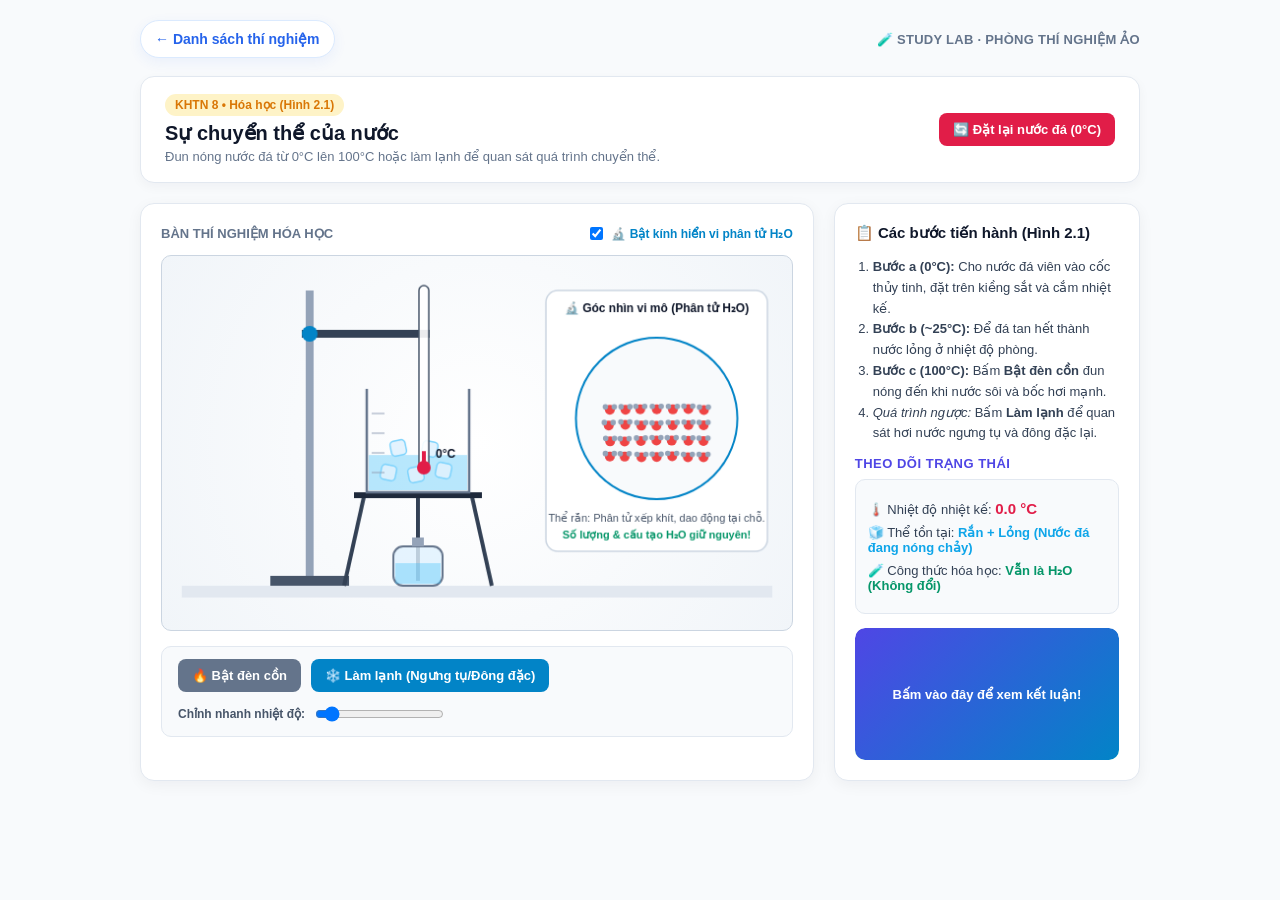
<file: experiments/su-chuyen-the-cua-nuoc.html>
<!DOCTYPE html>
<html lang="vi">
<head>
    <meta charset="UTF-8">
    <meta name="viewport" content="width=device-width, initial-scale=1, viewport-fit=cover">
    <title>Sự chuyển thể của nước | Study Lab</title>
    <style>
        body {
            font-family: 'Segoe UI', Tahoma, Geneva, Verdana, sans-serif;
            background-color: #f8fafc;
            color: #1e293b;
            margin: 0;
            padding: 20px;
            display: flex;
            flex-direction: column;
            align-items: center;
            user-select: none;
        }
        .container {
            width: 100%;
            max-width: 1000px;
        }
        /* Thanh điều hướng chọn thí nghiệm */
        .nav-tabs {
            display: flex;
            gap: 10px;
            margin-bottom: 16px;
            flex-wrap: wrap;
        }
        .tab-btn {
            background: #ffffff;
            color: #475569;
            border: 1px solid #cbd5e1;
            padding: 10px 18px;
            border-radius: 10px;
            font-weight: 600;
            font-size: 14px;
            cursor: pointer;
            transition: all 0.2s;
            display: flex;
            align-items: center;
            gap: 8px;
        }
        .tab-btn:hover {
            background: #f1f5f9;
        }
        .tab-btn.active {
            background: #4f46e5;
            color: #ffffff;
            border-color: #4f46e5;
            box-shadow: 0 4px 12px rgba(79, 70, 229, 0.25);
        }
        .header {
            background: #ffffff;
            border: 1px solid #e2e8f0;
            padding: 18px 24px;
            border-radius: 14px;
            margin-bottom: 20px;
            display: flex;
            justify-content: space-between;
            align-items: center;
            flex-wrap: wrap;
            gap: 15px;
            box-shadow: 0 4px 12px rgba(15, 23, 42, 0.04);
        }
        .main-grid {
            display: grid;
            grid-template-columns: 2.2fr 1fr;
            gap: 20px;
        }
        @media (max-width: 840px) {
            .main-grid { grid-template-columns: 1fr; }
        }
        .card {
            background: #ffffff;
            border: 1px solid #e2e8f0;
            border-radius: 14px;
            padding: 20px;
            box-shadow: 0 4px 15px rgba(15, 23, 42, 0.05);
        }
        canvas {
            background: radial-gradient(circle at center, #ffffff 0%, #f1f5f9 100%);
            border: 1px solid #cbd5e1;
            border-radius: 10px;
            width: 100%;
            height: auto;
            display: block;
        }
        button.action-btn {
            background: #4f46e5;
            color: white;
            border: none;
            padding: 9px 14px;
            border-radius: 8px;
            cursor: pointer;
            font-weight: 600;
            font-size: 13px;
            transition: all 0.15s ease;
        }
        button.action-btn:hover { background: #4338ca; transform: translateY(-1px); }
        button.action-btn:disabled {
            background: #cbd5e1 !important;
            color: #64748b;
            cursor: not-allowed;
            transform: none;
            box-shadow: none !important;
        }
        .btn-reset { background: #e11d48 !important; }
        .btn-reset:hover { background: #be123c !important; }
        .btn-burner-on { background: #ea580c !important; box-shadow: 0 0 12px rgba(234, 88, 12, 0.4); }
        .btn-burner-off { background: #64748b !important; }
        .btn-active-step {
            outline: 2px solid #4f46e5;
            outline-offset: 2px;
        }
        
        .weight-btn {
            width: 42px;
            height: 42px;
            background: #f1f5f9;
            border-radius: 10px;
            border: 2px solid #cbd5e1;
            color: #334155;
            font-weight: bold;
            cursor: pointer;
            display: inline-flex;
            align-items: center;
            justify-content: center;
            margin-right: 8px;
        }
        .weight-btn:hover { background: #e2e8f0; }
        .weight-btn.active {
            background: #4f46e5;
            border-color: #4f46e5;
            color: white;
            box-shadow: 0 4px 10px rgba(79, 70, 229, 0.3);
        }
        .badge {
            background: #e0f2fe;
            color: #0284c7;
            padding: 4px 10px;
            border-radius: 20px;
            font-size: 12px;
            font-weight: 600;
        }
        .badge-chem {
            background: #fef3c7;
            color: #d97706;
        }
        .hidden { display: none !important; }
        .status-box p { margin: 8px 0; }
        .conclusion-box {
            background: #ecfdf5;
            border: 1px solid #a7f3d0;
            color: #065f46;
            padding: 12px;
            border-radius: 8px;
            font-size: 12.5px;
            margin-top: 12px;
            line-height: 1.5;
        }
    
        /* Miếng che kết luận: nhấn để mở, đặt lại để che lại */
        .conclusion-wrapper {
            position: relative;
            overflow: hidden;
            border-radius: 10px;
            margin-top: 14px;
        }
        .conclusion-cover {
            position: absolute;
            inset: 0;
            width: 100%;
            height: 100%;
            box-sizing: border-box;
            border: 0;
            background: linear-gradient(135deg, #4f46e5, #0284c7);
            color: #fff;
            display: flex;
            flex-direction: column;
            align-items: center;
            justify-content: center;
            font: 600 13px 'Segoe UI', Tahoma, sans-serif;
            cursor: pointer;
            border-radius: 10px;
            transition: transform .4s ease, opacity .4s ease, background .2s ease;
            z-index: 2;
            text-align: center;
            padding: 15px;
            box-shadow: 0 4px 12px rgba(0, 0, 0, .15);
        }
        .conclusion-cover:hover { background: linear-gradient(135deg, #4338ca, #0369a1); }
        .conclusion-cover:focus-visible { outline: 3px solid #f59e0b; outline-offset: -5px; }
        .conclusion-cover.revealed {
            transform: translateY(100%);
            opacity: 0;
            pointer-events: none;
        }

    </style>

    <style>
      .nav-tabs { display: none !important; }
      .lab-topbar { max-width: 1000px; width: 100%; margin: 0 auto 18px; display:flex; align-items:center; justify-content:space-between; gap:12px; flex-wrap:wrap; }
      .back-link { display:inline-flex; align-items:center; gap:8px; padding:10px 14px; border-radius:999px; background:#fff; border:1px solid #dbeafe; color:#2563eb; text-decoration:none; font-size:14px; font-weight:700; box-shadow:0 4px 14px rgba(37,99,235,.07); transition:transform .2s, box-shadow .2s; }
      .back-link:hover { transform:translateY(-2px); box-shadow:0 8px 20px rgba(37,99,235,.12); }
      .lab-brand { color:#64748b; font-size:13px; font-weight:700; letter-spacing:.02em; }
      @media(max-width:600px){ .lab-topbar{align-items:flex-start;} .lab-brand{width:100%;} }
    </style>
    <link rel="stylesheet" href="../assets/css/experiment-mobile.css">
</head>
<body>
    <div class="container">
        <div class="lab-topbar">
            <a class="back-link" href="../index.html">← Danh sách thí nghiệm</a>
            <span class="lab-brand">🧪 STUDY LAB · PHÒNG THÍ NGHIỆM ẢO</span>
        </div>
        
        <!-- Menu chọn bài thí nghiệm -->
        <div class="nav-tabs">
            <button class="tab-btn" id="tabFes" onclick="switchLab('fes')">
                🔥 Sắt + Lưu huỳnh
            </button>
            <button class="tab-btn active" id="tabChem" onclick="switchLab('chem')">
                🧪 Sự chuyển thể của nước
            </button>
            <button class="tab-btn" id="tabPhys" onclick="switchLab('phys')">
                ⚖️ Tác dụng làm quay của lực
            </button>
        </div>

        <!-- ========================================================= -->
        <!-- KHU VỰC THÍ NGHIỆM 3: HÓA HỌC (SẮT + LƯU HUỲNH - HÌNH 2.2)-->
        <!-- ========================================================= -->
        <div id="fesSection" class="hidden">
            <div class="header">
                <div>
                    <span class="badge badge-chem">KHTN 8 &bull; Hóa học (Hình 2.2)</span>
                    <h1 style="margin: 8px 0 4px 0; font-size: 20px; color: #0f172a;">Sắt phản ứng với lưu huỳnh</h1>
                    <p style="color: #64748b; font-size: 13px; margin: 0;">So sánh tính chất từ tính của hỗn hợp bột Fe + S trước và sau khi đun nóng tạo chất mới FeS.</p>
                </div>
                <button class="action-btn btn-reset" onclick="resetFesLab()">🔄 Làm lại từ đầu</button>
            </div>

            <div class="main-grid">
                <div class="card">
                    <div style="display: flex; justify-content: space-between; align-items: center; margin-bottom: 12px;">
                        <span style="font-size: 13px; color: #64748b; font-weight: 600;">BÀN THÍ NGHIỆM HÓA HỌC (ỐNG 1 & ỐNG 2)</span>
                        <label style="font-size: 12px; color: #0284c7; font-weight: 600; cursor: pointer; display: flex; align-items: center; gap: 5px;">
                            <input type="checkbox" id="toggleFesAtoms" checked> 🔬 Bật kính hiển vi nguyên tử Fe & S
                        </label>
                    </div>

                    <canvas id="fesCanvas" width="640" height="380"></canvas>

                    <!-- Bảng điều khiển tương tác từng bước -->
                    <div style="display: flex; align-items: center; justify-content: space-between; background: #f8fafc; padding: 12px 16px; border-radius: 10px; border: 1px solid #e2e8f0; margin-top: 15px; flex-wrap: wrap; gap: 8px;">
                        <div style="display: flex; align-items: center; gap: 8px; flex-wrap: wrap;">
                            <button id="btnFesMix" class="action-btn" style="background: #0284c7;" onclick="fesActionMix()">1. Trộn đều Fe + S</button>
                            <button id="btnFesMag1" class="action-btn" style="background: #4f46e5;" onclick="fesActionMagnet1()" disabled>2. Thử nam châm ống (1)</button>
                            <button id="btnFesHeat" class="action-btn" style="background: #ea580c;" onclick="fesActionHeat()" disabled>3. Đun nóng ống (2)</button>
                            <button id="btnFesMag2" class="action-btn" style="background: #059669;" onclick="fesActionMagnet2()" disabled>4. Thử nam châm ống (2)</button>
                        </div>
                    </div>
                </div>

                <div class="card" style="display: flex; flex-direction: column; justify-content: space-between;">
                    <div>
                        <h3 style="margin-top: 0; font-size: 15px; color: #0f172a;">📋 Các bước tiến hành (Hình 2.2)</h3>
                        <ol style="padding-left: 18px; font-size: 13px; color: #334155; line-height: 1.55; margin-bottom: 12px;">
                            <li><b>Bước 1:</b> Trộn đều bột sắt (xám) và bột lưu huỳnh (vàng) tỉ lệ 7:4, chia vào ống (1) và ống (2).</li>
                            <li><b>Bước 2:</b> Đưa nam châm lại gần ống (1) &rarr; Bột sắt bị hút lên thành ống.</li>
                            <li><b>Bước 3:</b> Đun nóng mạnh đáy ống (2) khoảng 30s rồi để nguội &rarr; Hỗn hợp cháy sáng tạo chất rắn xám đen.</li>
                            <li><b>Bước 4:</b> Đưa nam châm lại gần ống (2) &rarr; Chất rắn không bị nam châm hút.</li>
                        </ol>

                        <h4 style="color: #4f46e5; font-size: 13px; text-transform: uppercase; letter-spacing: 0.5px; margin: 10px 0 8px 0;">Kết quả quan sát trực tiếp</h4>
                        <div class="status-box" style="background: #f8fafc; padding: 12px; border-radius: 10px; border: 1px solid #e2e8f0; font-size: 13px; color: #334155;">
                            <p>🧪 Trạng thái: <span id="fesStepText" style="color: #0284c7; font-weight: bold;">Chưa trộn (2 lớp bột tách riêng)</span></p>
                            <p>🧲 Ống (1) [Fe + S]: <span id="fesTube1Res" style="color: #64748b; font-weight: bold;">Chưa thử nam châm</span></p>
                            <p>🧲 Ống (2) [Sau đun]: <span id="fesTube2Res" style="color: #64748b; font-weight: bold;">Chưa đun nóng</span></p>
                        </div>

                        <div class="conclusion-wrapper" id="conclusion-fes">
                            <div class="conclusion-cover" role="button" tabindex="0" aria-label="Bấm vào đây để xem kết luận" onclick="revealConclusion(this)" onkeydown="if(event.key === 'Enter' || event.key === ' '){event.preventDefault();revealConclusion(this)}">
                                Bấm vào đây để xem kết luận!
                            </div>
<div class="conclusion-box">
                            <b>💡 Kết luận rút ra:</b><br>
                            &bull; <b>Ống (1):</b> Chỉ là hỗn hợp cơ học, sắt giữ nguyên tính từ &rarr; <b>Biến đổi vật lí</b>.<br>
                            &bull; <b>Ống (2):</b> Sinh ra chất mới <b>Sắt(II) sulfide (FeS)</b> không còn bị nam châm hút &rarr; <b>Biến đổi hóa học</b>.
                        </div>
                        </div>
                    </div>
                </div>
            </div>
        </div>

        <!-- ========================================================= -->
        <!-- KHU VỰC THÍ NGHIỆM 2: HÓA HỌC (SỰ CHUYỂN THỂ CỦA NƯỚC)    -->
        <!-- ========================================================= -->
        <div id="chemSection">
            <div class="header">
                <div>
                    <span class="badge badge-chem">KHTN 8 &bull; Hóa học (Hình 2.1)</span>
                    <h1 style="margin: 8px 0 4px 0; font-size: 20px; color: #0f172a;">Sự chuyển thể của nước</h1>
                    <p style="color: #64748b; font-size: 13px; margin: 0;">Đun nóng nước đá từ 0°C lên 100°C hoặc làm lạnh để quan sát quá trình chuyển thể.</p>
                </div>
                <button class="action-btn btn-reset" onclick="resetChemLab()">🔄 Đặt lại nước đá (0°C)</button>
            </div>

            <div class="main-grid">
                <div class="card">
                    <div style="display: flex; justify-content: space-between; align-items: center; margin-bottom: 12px;">
                        <span style="font-size: 13px; color: #64748b; font-weight: 600;">BÀN THÍ NGHIỆM HÓA HỌC</span>
                        <label style="font-size: 12px; color: #0284c7; font-weight: 600; cursor: pointer; display: flex; align-items: center; gap: 5px;">
                            <input type="checkbox" id="toggleMolecules" checked> 🔬 Bật kính hiển vi phân tử H₂O
                        </label>
                    </div>

                    <canvas id="chemCanvas" width="640" height="380"></canvas>

                    <div style="display: flex; align-items: center; justify-content: space-between; background: #f8fafc; padding: 12px 16px; border-radius: 10px; border: 1px solid #e2e8f0; margin-top: 15px; flex-wrap: wrap; gap: 12px;">
                        <div style="display: flex; align-items: center; gap: 10px;">
                            <button id="btnBurner" class="action-btn btn-burner-off" onclick="toggleBurner()">🔥 Bật đèn cồn</button>
                            <button class="action-btn" style="background: #0284c7;" onclick="coolDownWater()">❄️ Làm lạnh (Ngưng tụ/Đông đặc)</button>
                        </div>
                        <div style="display: flex; align-items: center; gap: 8px;">
                            <span style="font-size: 12px; color: #475569; font-weight: 600;">Chỉnh nhanh nhiệt độ:</span>
                            <input type="range" id="tempSlider" min="-10" max="110" value="0" oninput="manualTemp(this.value)" style="cursor: pointer;">
                        </div>
                    </div>
                </div>

                <div class="card" style="display: flex; flex-direction: column; justify-content: space-between;">
                    <div>
                        <h3 style="margin-top: 0; font-size: 15px; color: #0f172a;">📋 Các bước tiến hành (Hình 2.1)</h3>
                        <ol style="padding-left: 18px; font-size: 13px; color: #334155; line-height: 1.6; margin-bottom: 12px;">
                            <li><b>Bước a (0°C):</b> Cho nước đá viên vào cốc thủy tinh, đặt trên kiềng sắt và cắm nhiệt kế.</li>
                            <li><b>Bước b (~25°C):</b> Để đá tan hết thành nước lỏng ở nhiệt độ phòng.</li>
                            <li><b>Bước c (100°C):</b> Bấm <b>Bật đèn cồn</b> đun nóng đến khi nước sôi và bốc hơi mạnh.</li>
                            <li><i>Quá trình ngược:</i> Bấm <b>Làm lạnh</b> để quan sát hơi nước ngưng tụ và đông đặc lại.</li>
                        </ol>

                        <h4 style="color: #4f46e5; font-size: 13px; text-transform: uppercase; letter-spacing: 0.5px; margin: 12px 0 8px 0;">Theo dõi trạng thái</h4>
                        <div class="status-box" style="background: #f8fafc; padding: 12px; border-radius: 10px; border: 1px solid #e2e8f0; font-size: 13px; color: #334155;">
                            <p>🌡️ Nhiệt độ nhiệt kế: <span id="tempDisplay" style="color: #e11d48; font-weight: bold; font-size: 15px;">0.0 °C</span></p>
                            <p>🧊 Thể tồn tại: <span id="stateDisplay" style="color: #0284c7; font-weight: bold;">Thể rắn (Nước đá đang tan)</span></p>
                            <p>🧪 Công thức hóa học: <span style="color: #059669; font-weight: bold;">Vẫn là H₂O (Không đổi)</span></p>
                        </div>

                        <div class="conclusion-wrapper" id="conclusion-chem">
                            <div class="conclusion-cover" role="button" tabindex="0" aria-label="Bấm vào đây để xem kết luận" onclick="revealConclusion(this)" onkeydown="if(event.key === 'Enter' || event.key === ' '){event.preventDefault();revealConclusion(this)}">
                                Bấm vào đây để xem kết luận!
                            </div>
<div class="conclusion-box">
                            <b>💡 Kết luận rút ra:</b><br>
                            Trong quá trình nóng chảy, sôi, ngưng tụ hay đông đặc, nước chỉ thay đổi về <b>trạng thái (thể)</b> chứ <b>không biến đổi thành chất khác</b>. Đây là <b>biến đổi vật lí</b>.
                        </div>
                        </div>
                    </div>
                </div>
            </div>
        </div>

        <!-- ========================================================= -->
        <!-- KHU VỰC THÍ NGHIỆM 1: VẬT LÝ (TÁC DỤNG LÀM QUAY CỦA LỰC)  -->
        <!-- ========================================================= -->
        <div id="physSection" class="hidden">
            <div class="header">
                <div>
                    <span class="badge">KHTN 8 &bull; Vật lý (Hình 18.1)</span>
                    <h1 style="margin: 8px 0 4px 0; font-size: 20px; color: #0f172a;">Tác dụng làm quay của lực</h1>
                    <p style="color: #64748b; font-size: 13px; margin: 0;">Thanh đòn có quán tính, ma sát trục quay và quả nặng luôn hướng thẳng đứng theo trọng lực.</p>
                </div>
                <button class="action-btn btn-reset" onclick="resetPhysLab()">🔄 Đặt lại thí nghiệm</button>
            </div>

            <div class="main-grid">
                <div class="card">
                    <div style="display: flex; justify-content: space-between; align-items: center; margin-bottom: 12px;">
                        <span style="font-size: 13px; color: #64748b; font-weight: 600;">BÀN THÍ NGHIỆM VẬT LÝ</span>
                        <span id="hoverHint" style="font-size: 12px; color: #0284c7; font-weight: 500;">Di chuột vào các lỗ trên thanh để chọn vị trí</span>
                    </div>
                    
                    <canvas id="physCanvas" width="640" height="360" style="cursor: pointer;"></canvas>

                    <div style="display: flex; align-items: center; justify-content: space-between; background: #f8fafc; padding: 12px 16px; border-radius: 10px; border: 1px solid #e2e8f0; margin-top: 15px; flex-wrap: wrap; gap: 10px;">
                        <div style="display: flex; align-items: center;">
                            <span style="font-size: 13px; margin-right: 12px; color: #334155; font-weight: 500;">Số quả nặng treo thêm:</span>
                            <button class="weight-btn active" id="btnW1" onclick="selectWeight(1)">1</button>
                            <button class="weight-btn" id="btnW2" onclick="selectWeight(2)">2</button>
                            <button class="weight-btn" id="btnW3" onclick="selectWeight(3)">3</button>
                        </div>
                        <div style="font-size: 12px; color: #64748b; text-align: right;">
                            <div>🖱️ <b>Click trái:</b> Treo thêm quả nặng</div>
                            <div>🖱️ <b>Click phải:</b> Tháo quả nặng</div>
                        </div>
                    </div>
                </div>

                <div class="card" style="display: flex; flex-direction: column; justify-content: space-between;">
                    <div>
                        <h3 style="margin-top: 0; font-size: 15px; color: #0f172a;">📋 Quy trình SGK (Hình 18.1)</h3>
                        <ol style="padding-left: 18px; font-size: 13px; color: #334155; line-height: 1.6; margin-bottom: 15px;">
                            <li>Treo quả nặng vào <b>trục quay O</b> (ở giữa) &rarr; Quan sát thanh có quay không.</li>
                            <li>Tháo ra, treo vào <b>điểm A</b> (mút trái) &rarr; Quan sát chiều quay.</li>
                            <li>Tháo ra, treo vào <b>điểm C</b> (mút phải) &rarr; So sánh chiều quay với khi treo ở A.</li>
                        </ol>
                        <hr style="border: 0; border-top: 1px solid #e2e8f0; margin: 15px 0;">
                        <h4 style="color: #4f46e5; font-size: 13px; text-transform: uppercase; letter-spacing: 0.5px; margin-bottom: 10px;">Phân tích vật lý trực tiếp</h4>
                        <div class="status-box" style="background: #f8fafc; padding: 14px; border-radius: 10px; border: 1px solid #e2e8f0; font-size: 13px; color: #334155;">
                            <p>🔹 Momen bên trái (A): <span id="leftTorqueText" style="color: #0284c7; font-weight: bold;">0</span></p>
                            <p>🔹 Momen bên phải (C): <span id="rightTorqueText" style="color: #0284c7; font-weight: bold;">0</span></p>
                            <p>🔹 Góc lệch hiện tại: <span id="angleText" style="color: #0f172a; font-weight: bold;">0.0°</span></p>
                            <div id="resultStatus" style="color: #059669; font-weight: 600; margin-top: 10px; border-top: 1px solid #e2e8f0; padding-top: 10px; line-height: 1.4;">
                                Thanh đang nằm cân bằng theo phương ngang.
                            </div>
                        </div>
                        <div class="conclusion-wrapper" id="conclusion-phys">
                            <div class="conclusion-cover" role="button" tabindex="0" aria-label="Bấm vào đây để xem kết luận" onclick="revealConclusion(this)" onkeydown="if(event.key === 'Enter' || event.key === ' '){event.preventDefault();revealConclusion(this)}">
                                Bấm vào đây để xem kết luận!
                            </div>
                            <div class="conclusion-box">
                                <b>💡 Kết luận:</b><br>
                                Lực có thể làm vật quay quanh trục. Tác dụng làm quay phụ thuộc vào độ lớn của lực và khoảng cách từ trục quay đến giá của lực. Lực có giá đi qua trục quay không làm thanh quay; lực tác dụng ở hai phía của trục có thể làm thanh quay theo hai chiều ngược nhau.
                            </div>
                        </div>
                    </div>
                </div>
            </div>
        </div>
    </div>

    <script>
        // ==========================================
        // CHUYỂN ĐỔI GIỮA 3 THÍ NGHIỆM
        // ==========================================
        let currentTab = 'chem';

        function revealConclusion(element) {
            if (!element) return;
            element.classList.add('revealed');
            element.setAttribute('aria-hidden', 'true');
        }

        function resetConclusionCover(id) {
            const wrapper = document.getElementById('conclusion-' + id);
            const cover = wrapper && wrapper.querySelector('.conclusion-cover');
            if (cover) {
                cover.classList.remove('revealed');
                cover.removeAttribute('aria-hidden');
            }
        }

        function switchLab(tab) {
            currentTab = tab;
            document.getElementById('fesSection').classList.toggle('hidden', tab !== 'fes');
            document.getElementById('chemSection').classList.toggle('hidden', tab !== 'chem');
            document.getElementById('physSection').classList.toggle('hidden', tab !== 'phys');

            document.getElementById('tabFes').classList.toggle('active', tab === 'fes');
            document.getElementById('tabChem').classList.toggle('active', tab === 'chem');
            document.getElementById('tabPhys').classList.toggle('active', tab === 'phys');
        }

        switchLab('chem');

        // =========================================================================
        // LOGIC THÍ NGHIỆM 3: SẮT TÁC DỤNG VỚI LƯU HUỲNH (ANIMATION MƯỢT MÀ)
        // =========================================================================
        const fesCanvas = document.getElementById('fesCanvas');
        const fesCtx = fesCanvas.getContext('2d');

        let fesMixed = false;
        let fesMixProgress = 0;         // 0 -> 1: hiệu ứng lắc/trộn đều 2 lớp bột
        let fesMagnetTarget = 'none';   // 'none' | 'tube1' | 'tube2'
        let fesMagnetX = 55;            // Tọa độ X hiện tại của nam châm (trượt mượt)
        let fesMagnetY = 210;
        let fesHeating = false;         // Đang bật đèn cồn đun ống 2
        let fesHeatTimer = 0;           // Đếm thời gian đun & phản ứng tỏa nhiệt
        let fesTube2Temp = 25;          // Nhiệt độ đáy ống 2 (°C)
        let fesReactionDone = false;    // Đã biến đổi hoàn toàn thành FeS chưa
        let fesBurnerX = 335;           // Tọa độ X đèn cồn (trượt mượt vào dưới ống 2)
        let fesSmokes = [];             // Khói lưu huỳnh bay nhẹ trong ống khi đun
        let fesSparks = [];             // Tia sáng đỏ rực trong khối bột khi phản ứng

        // Tạo các hạt bột Fe (xám sẫm) và bột S (vàng tươi) trong 2 ống nghiệm
        let tube1Particles = [];
        let tube2Particles = [];
        let fesAtoms = [];              // Các nguyên tử Fe và S cho kính hiển vi

        function initFesParticles() {
            tube1Particles = [];
            tube2Particles = [];
            // Mỗi ống có 70 hạt (40 Fe màu xám, 30 S màu vàng)
            for (let i = 0; i < 70; i++) {
                let isIron = i < 40;
                // Trước khi trộn: S ở lớp dưới, Fe ở lớp trên
                let unmixedY = isIron ? (215 + Math.random() * 28) : (244 + Math.random() * 32);
                let mixedY = 215 + Math.random() * 62;
                let rx = (Math.random() - 0.5) * 26;

                tube1Particles.push({
                    isIron: isIron,
                    rx: rx,
                    unmixedY: unmixedY,
                    mixedY: mixedY,
                    x: 130 + rx,
                    y: unmixedY,
                    attractedOffset: 0
                });

                tube2Particles.push({
                    isIron: isIron,
                    rx: rx,
                    unmixedY: unmixedY,
                    mixedY: mixedY,
                    x: 270 + rx,
                    y: unmixedY
                });
            }

            // Khởi tạo 12 cặp nguyên tử Fe & S cho kính hiển vi
            fesAtoms = [];
            for (let i = 0; i < 12; i++) {
                fesAtoms.push({
                    feX: (Math.random() - 0.5) * 120,
                    feY: (Math.random() - 0.5) * 120,
                    sX: (Math.random() - 0.5) * 120,
                    sY: (Math.random() - 0.5) * 120,
                    vx1: (Math.random() - 0.5) * 1.4,
                    vy1: (Math.random() - 0.5) * 1.4,
                    vx2: (Math.random() - 0.5) * 1.4,
                    vy2: (Math.random() - 0.5) * 1.4,
                    bondAngle: Math.random() * Math.PI * 2
                });
            }
        }
        initFesParticles();

        function fesActionMix() {
            fesMixed = true;
            document.getElementById('btnFesMix').disabled = true;
            document.getElementById('btnFesMag1').disabled = false;
            document.getElementById('btnFesHeat').disabled = false;
            document.getElementById('fesStepText').innerText = "Đã trộn đều hỗn hợp Fe + S vào 2 ống";
        }

        function fesActionMagnet1() {
            fesMagnetTarget = (fesMagnetTarget === 'tube1') ? 'none' : 'tube1';
            if (fesMagnetTarget === 'tube1') {
                document.getElementById('fesTube1Res').innerText = "Bột sắt bị nam châm hút mạnh về thành ống!";
                document.getElementById('fesTube1Res').style.color = "#0284c7";
            }
        }

        function fesActionHeat() {
            fesMagnetTarget = 'none'; // Rút nam châm ra để đun ống 2
            fesHeating = true;
            fesHeatTimer = 0;
            document.getElementById('btnFesHeat').disabled = true;
            document.getElementById('fesStepText').innerText = "Đang đun nóng mạnh đáy ống nghiệm (2)...";
            document.getElementById('fesTube2Res').innerText = "Đang đun nóng (Phản ứng tỏa nhiệt)...";
            document.getElementById('fesTube2Res').style.color = "#ea580c";
        }

        function fesActionMagnet2() {
            fesMagnetTarget = (fesMagnetTarget === 'tube2') ? 'none' : 'tube2';
            if (fesMagnetTarget === 'tube2') {
                document.getElementById('fesTube2Res').innerText = "KHÔNG bị nam châm hút (Đã thành chất mới FeS)!";
                document.getElementById('fesTube2Res').style.color = "#e11d48";
            }
        }

        function resetFesLab() {
            resetConclusionCover('fes');
            fesMixed = false;
            fesMixProgress = 0;
            fesMagnetTarget = 'none';
            fesMagnetX = 55;
            fesHeating = false;
            fesHeatTimer = 0;
            fesTube2Temp = 25;
            fesReactionDone = false;
            fesBurnerX = 335;
            fesSmokes = [];
            fesSparks = [];
            initFesParticles();

            document.getElementById('btnFesMix').disabled = false;
            document.getElementById('btnFesMag1').disabled = true;
            document.getElementById('btnFesHeat').disabled = true;
            document.getElementById('btnFesMag2').disabled = true;

            document.getElementById('fesStepText').innerText = "Chưa trộn (2 lớp bột tách riêng)";
            document.getElementById('fesTube1Res').innerText = "Chưa thử nam châm";
            document.getElementById('fesTube1Res').style.color = "#64748b";
            document.getElementById('fesTube2Res').innerText = "Chưa đun nóng";
            document.getElementById('fesTube2Res').style.color = "#64748b";
        }

        function updateFesPhysics() {
            // 1. Animation trộn đều 2 lớp bột
            if (fesMixed && fesMixProgress < 1) {
                fesMixProgress = Math.min(1, fesMixProgress + 0.025);
            }

            // 2. Animation di chuyển mượt của Nam châm
            let targetMagX = 50;
            let targetMagY = 235;
            if (fesMagnetTarget === 'tube1') {
                targetMagX = 82; // Áp sát bên trái ống 1 (tâm ống 1 ở x=130)
                targetMagY = 232;
            } else if (fesMagnetTarget === 'tube2') {
                targetMagX = 318; // Áp sát bên phải ống 2 (tâm ống 2 ở x=270)
                targetMagY = 232;
            }
            fesMagnetX += (targetMagX - fesMagnetX) * 0.12;
            fesMagnetY += (targetMagY - fesMagnetY) * 0.12;

            // 3. Cập nhật vị trí từng hạt trong ống (1) - Bột sắt bị hút về phía nam châm
            let magDist1 = Math.abs(fesMagnetX - 82);
            let pullStrength1 = (fesMagnetTarget === 'tube1' && magDist1 < 25) ? (1 - magDist1 / 25) : 0;

            tube1Particles.forEach(p => {
                let baseY = p.unmixedY * (1 - fesMixProgress) + p.mixedY * fesMixProgress;
                let baseX = 130 + p.rx;

                if (p.isIron && pullStrength1 > 0) {
                    // Các hạt sắt bị hút dạt sang thành trái ống nghiệm và nhô lên sát cực nam châm
                    let attractX = 115 + (Math.sin(p.mixedY) * 3);
                    let attractY = 212 + (p.mixedY - 215) * 0.65;
                    p.x += (attractX - p.x) * 0.15;
                    p.y += (attractY - p.y) * 0.15;
                } else {
                    p.x += (baseX - p.x) * 0.15;
                    p.y += (baseY - p.y) * 0.15;
                }
            });

            // 4. Cập nhật quá trình đun nóng & phản ứng hóa học ở ống (2)
            let targetBurnerX = fesHeating ? 270 : 345;
            fesBurnerX += (targetBurnerX - fesBurnerX) * 0.1;

            if (fesHeating) {
                fesHeatTimer++;
                if (fesTube2Temp < 650) {
                    fesTube2Temp += 4.5;
                }
                // Tạo khói nhẹ bốc lên trong ống 2
                if (Math.random() < 0.35) {
                    fesSmokes.push({
                        x: 270 + (Math.random() - 0.5) * 16,
                        y: 215,
                        r: 4 + Math.random() * 4,
                        alpha: 0.45,
                        vy: -1.1 - Math.random() * 0.6
                    });
                }
                // Khi đủ nóng (> 450°C), phản ứng tỏa nhiệt bùng sáng đỏ rực trong lòng hỗn hợp
                if (fesTube2Temp > 420 && Math.random() < 0.6) {
                    fesSparks.push({
                        x: 270 + (Math.random() - 0.5) * 24,
                        y: 225 + Math.random() * 48,
                        r: 2 + Math.random() * 3,
                        life: 1.0
                    });
                }
                // Sau khoảng 3.2 giây đun nóng mạnh -> Tự động tắt đèn cồn và để nguội như SGK
                if (fesHeatTimer > 190) {
                    fesHeating = false;
                    fesReactionDone = true;
                    document.getElementById('btnFesMag2').disabled = false;
                    document.getElementById('fesStepText').innerText = "Đã đun xong & để nguội! Sẵn sàng thử nam châm ống (2)";
                    document.getElementById('fesTube2Res').innerText = "Tạo thành chất rắn xám đen FeS (Đã nguội)";
                    document.getElementById('fesTube2Res').style.color = "#059669";
                }
            } else {
                // Nguội dần về nhiệt độ phòng 25°C
                if (fesTube2Temp > 25) {
                    fesTube2Temp = Math.max(25, fesTube2Temp - 3.5);
                }
            }

            // Cập nhật khói và tia lửa phản ứng
            for (let i = fesSmokes.length - 1; i >= 0; i--) {
                fesSmokes[i].y += fesSmokes[i].vy;
                fesSmokes[i].r += 0.08;
                fesSmokes[i].alpha -= 0.007;
                if (fesSmokes[i].alpha <= 0) fesSmokes.splice(i, 1);
            }
            for (let i = fesSparks.length - 1; i >= 0; i--) {
                fesSparks[i].life -= 0.05;
                if (fesSparks[i].life <= 0) fesSparks.splice(i, 1);
            }
        }

        function drawFesLab() {
            fesCtx.clearRect(0, 0, fesCanvas.width, fesCanvas.height);

            // Mặt bàn thí nghiệm
            fesCtx.fillStyle = '#e2e8f0';
            fesCtx.fillRect(15, 340, 610, 12);

            // 1. Giá thí nghiệm kép giữ 2 ống nghiệm
            fesCtx.fillStyle = '#475569';
            fesCtx.fillRect(185, 330, 30, 10); // Đế giá
            fesCtx.fillStyle = '#94a3b8';
            fesCtx.fillRect(196, 45, 8, 285);   // Trụ đứng ở giữa 2 ống

            // Thanh kẹp ngang giữ ống (1) ở x=130 và ống (2) ở x=270
            fesCtx.fillStyle = '#334155';
            fesCtx.fillRect(112, 115, 176, 8);
            fesCtx.beginPath();
            fesCtx.arc(200, 119, 8, 0, Math.PI * 2);
            fesCtx.fillStyle = '#0284c7';
            fesCtx.fill();

            // 2. Vẽ Ống nghiệm (1) - Đối chứng (bên trái, x=130)
            drawGlassTube(fesCtx, 130, 95, 36, 190, "Ống (1)", "Hỗn hợp Fe + S", false, 25);
            // Vẽ các hạt bột Fe & S trong ống 1
            tube1Particles.forEach(p => {
                fesCtx.beginPath();
                fesCtx.arc(p.x, p.y, 2.3, 0, Math.PI * 2);
                fesCtx.fillStyle = p.isIron ? '#334155' : '#eab308';
                fesCtx.fill();
            });

            // 3. Vẽ Ống nghiệm (2) - Đun nóng phản ứng (bên phải, x=270)
            drawGlassTube(fesCtx, 270, 95, 36, 190, "Ống (2)", fesReactionDone ? "Hợp chất FeS" : "Hỗn hợp Fe + S", fesReactionDone || fesTube2Temp > 380, fesTube2Temp);

            if (!fesReactionDone && fesTube2Temp <= 420) {
                // Chưa phản ứng xong: vẽ các hạt bột Fe + S
                tube2Particles.forEach(p => {
                    let baseY = p.unmixedY * (1 - fesMixProgress) + p.mixedY * fesMixProgress;
                    fesCtx.beginPath();
                    fesCtx.arc(270 + p.rx, baseY, 2.3, 0, Math.PI * 2);
                    fesCtx.fillStyle = p.isIron ? '#334155' : '#eab308';
                    fesCtx.fill();
                });
            } else {
                // Đã tạo thành khối rắn xám đen Sắt(II) sulfide (FeS)
                fesCtx.save();
                fesCtx.beginPath();
                fesCtx.roundRect(254, 218, 32, 63, [2, 2, 14, 14]);
                fesCtx.fillStyle = '#1e293b';
                fesCtx.fill();

                // Hiệu ứng ánh đỏ rực của phản ứng tỏa nhiệt khi đang nóng
                if (fesTube2Temp > 120) {
                    let glowAlpha = Math.min(0.85, (fesTube2Temp - 120) / 500);
                    fesCtx.fillStyle = `rgba(239, 68, 68, ${glowAlpha})`;
                    fesCtx.fill();
                }
                fesCtx.restore();
            }

            // Vẽ các tia sáng rực cháy bên trong khối phản ứng ống 2
            fesSparks.forEach(sp => {
                fesCtx.beginPath();
                fesCtx.arc(sp.x, sp.y, sp.r, 0, Math.PI * 2);
                fesCtx.fillStyle = `rgba(253, 224, 71, ${sp.life})`;
                fesCtx.fill();
            });

            // Vẽ khói bốc lên trong ống 2
            fesSmokes.forEach(sm => {
                fesCtx.beginPath();
                fesCtx.arc(sm.x, sm.y, sm.r, 0, Math.PI * 2);
                fesCtx.fillStyle = `rgba(234, 179, 8, ${sm.alpha})`;
                fesCtx.fill();
            });

            // 4. Vẽ Đèn cồn (trượt vào dưới ống 2 khi đun)
            drawAlcoholBurner(fesCtx, fesBurnerX, 300, fesHeating);

            // 5. Vẽ Thanh Nam Châm chữ U / Thanh thẳng có cực N-S
            drawMagnet(fesCtx, fesMagnetX, fesMagnetY, fesMagnetTarget === 'tube2');

            // 6. KÍNH HIỂN VI NGUYÊN TỬ (Góc phải màn hình)
            if (document.getElementById('toggleFesAtoms').checked) {
                drawFesMicroscope();
            }
        }

        function drawGlassTube(ctx, cx, topY, w, h, title, subTitle, isDarkened, temp) {
            ctx.save();
            // Ánh hồng nhiệt ở đáy ống khi đun nóng
            if (temp > 100) {
                let heatAlpha = Math.min(0.45, (temp - 100) / 800);
                ctx.fillStyle = `rgba(249, 115, 22, ${heatAlpha})`;
                ctx.beginPath();
                ctx.roundRect(cx - w/2 - 2, topY + h - 75, w + 4, 77, [0, 0, 18, 18]);
                ctx.fill();
            }

            // Thân ống thủy tinh
            ctx.fillStyle = 'rgba(255, 255, 255, 0.45)';
            ctx.strokeStyle = '#64748b';
            ctx.lineWidth = 2;
            ctx.beginPath();
            ctx.roundRect(cx - w/2, topY, w, h, [2, 2, 18, 18]);
            ctx.fill();
            ctx.stroke();

            // Vành miệng ống nghiệm
            ctx.beginPath();
            ctx.roundRect(cx - w/2 - 3, topY - 3, w + 6, 6, 3);
            ctx.fillStyle = '#cbd5e1';
            ctx.fill();
            ctx.stroke();

            // Nhãn tên ống nghiệm phía trên
            ctx.fillStyle = '#0f172a';
            ctx.font = 'bold 12px sans-serif';
            ctx.textAlign = 'center';
            ctx.fillText(title, cx, topY - 22);
            ctx.fillStyle = '#475569';
            ctx.font = '11px sans-serif';
            ctx.fillText(subTitle, cx, topY - 9);
            ctx.restore();
        }

        function drawAlcoholBurner(ctx, cx, topY, isLit) {
            ctx.save();
            // Bầu đèn cồn thủy tinh
            ctx.fillStyle = 'rgba(224, 242, 254, 0.85)';
            ctx.strokeStyle = '#64748b';
            ctx.lineWidth = 1.8;
            ctx.beginPath();
            ctx.roundRect(cx - 22, topY + 6, 44, 34, 8);
            ctx.fill();
            ctx.stroke();

            // Cồn lỏng
            ctx.fillStyle = 'rgba(56, 189, 248, 0.35)';
            ctx.fillRect(cx - 20, topY + 20, 40, 18);

            // Cổ bấc
            ctx.fillStyle = '#94a3b8';
            ctx.fillRect(cx - 5, topY - 2, 10, 8);

            // Ngọn lửa khi bật
            if (isLit) {
                let flicker = Math.sin(Date.now() / 55) * 2.5;
                ctx.beginPath();
                ctx.moveTo(cx - 7, topY - 2);
                ctx.quadraticCurveTo(cx - 12, topY - 20, cx + flicker, topY - 36);
                ctx.quadraticCurveTo(cx + 12, topY - 20, cx + 7, topY - 2);
                ctx.fillStyle = 'rgba(249, 115, 22, 0.88)';
                ctx.fill();

                ctx.beginPath();
                ctx.moveTo(cx - 3.5, topY - 2);
                ctx.quadraticCurveTo(cx - 6, topY - 12, cx + flicker * 0.4, topY - 22);
                ctx.quadraticCurveTo(cx + 6, topY - 12, cx + 3.5, topY - 2);
                ctx.fillStyle = '#38bdf8';
                ctx.fill();
            }
            ctx.restore();
        }

        function drawMagnet(ctx, cx, cy, flipPoles) {
            ctx.save();
            ctx.translate(cx, cy);
            // Thanh nam châm 2 cực Đỏ (N) - Xanh (S)
            ctx.shadowColor = 'rgba(15, 23, 42, 0.2)';
            ctx.shadowBlur = 6;
            ctx.shadowOffsetY = 3;

            // Nửa trái
            ctx.fillStyle = flipPoles ? '#e11d48' : '#2563eb';
            ctx.beginPath();
            ctx.roundRect(-26, -12, 26, 24, [5, 0, 0, 5]);
            ctx.fill();

            // Nửa phải (hướng về phía ống nghiệm)
            ctx.fillStyle = flipPoles ? '#2563eb' : '#e11d48';
            ctx.beginPath();
            ctx.roundRect(0, -12, 26, 24, [0, 5, 5, 0]);
            ctx.fill();

            ctx.shadowColor = 'transparent';
            ctx.fillStyle = '#ffffff';
            ctx.font = 'bold 11px sans-serif';
            ctx.textAlign = 'center';
            ctx.fillText(flipPoles ? 'N' : 'S', -13, 4);
            ctx.fillText(flipPoles ? 'S' : 'N', 13, 4);

            ctx.fillStyle = '#334155';
            ctx.font = 'bold 10px sans-serif';
            ctx.fillText("Nam châm", 0, 24);
            ctx.restore();
        }

        function drawFesMicroscope() {
            const boxX = 395;
            const boxY = 30;
            const boxW = 225;
            const boxH = 285;

            fesCtx.fillStyle = '#ffffff';
            fesCtx.strokeStyle = '#cbd5e1';
            fesCtx.lineWidth = 1.5;
            fesCtx.beginPath();
            fesCtx.roundRect(boxX, boxY, boxW, boxH, 12);
            fesCtx.fill();
            fesCtx.stroke();

            fesCtx.fillStyle = '#0f172a';
            fesCtx.font = 'bold 12px sans-serif';
            fesCtx.textAlign = 'center';
            fesCtx.fillText("🔬 Góc nhìn vi mô (Nguyên tử)", boxX + boxW / 2, boxY + 22);

            const cx = boxX + boxW / 2;
            const cy = boxY + 125;
            const radius = 80;

            fesCtx.save();
            fesCtx.beginPath();
            fesCtx.arc(cx, cy, radius, 0, Math.PI * 2);
            fesCtx.fillStyle = '#f8fafc';
            fesCtx.fill();
            fesCtx.strokeStyle = '#4f46e5';
            fesCtx.lineWidth = 2;
            fesCtx.stroke();
            fesCtx.clip();

            // Cập nhật & vẽ các nguyên tử Fe (xám) và S (vàng)
            fesAtoms.forEach((a, idx) => {
                if (!fesReactionDone && fesTube2Temp < 420) {
                    // Trước khi đun: Nguyên tử Fe và S chuyển động tách rời, độc lập
                    let speed = fesHeating ? 2.2 : 0.7;
                    a.feX += a.vx1 * speed;
                    a.feY += a.vy1 * speed;
                    a.sX += a.vx2 * speed;
                    a.sY += a.vy2 * speed;

                    if (a.feX < -65 || a.feX > 65) a.vx1 *= -1;
                    if (a.feY < -65 || a.feY > 65) a.vy1 *= -1;
                    if (a.sX < -65 || a.sX > 65) a.vx2 *= -1;
                    if (a.sY < -65 || a.sY > 65) a.vy2 *= -1;
                } else {
                    // Sau phản ứng: Mỗi nguyên tử Fe liên kết chặt với 1 nguyên tử S tạo phân tử FeS
                    a.feX += a.vx1 * 0.4;
                    a.feY += a.vy1 * 0.4;
                    if (a.feX < -60 || a.feX > 60) a.vx1 *= -1;
                    if (a.feY < -60 || a.feY > 60) a.vy1 *= -1;

                    let targetSX = a.feX + Math.cos(a.bondAngle) * 11;
                    let targetSY = a.feY + Math.sin(a.bondAngle) * 11;
                    a.sX += (targetSX - a.sX) * 0.15;
                    a.sY += (targetSY - a.sY) * 0.15;

                    // Vẽ thanh liên kết hóa học giữa Fe và S
                    fesCtx.strokeStyle = '#0f172a';
                    fesCtx.lineWidth = 2.5;
                    fesCtx.beginPath();
                    fesCtx.moveTo(cx + a.feX, cy + a.feY);
                    fesCtx.lineTo(cx + a.sX, cy + a.sY);
                    fesCtx.stroke();
                }

                // Nguyên tử Sắt (Fe - màu xám thép)
                fesCtx.beginPath();
                fesCtx.arc(cx + a.feX, cy + a.feY, 6, 0, Math.PI * 2);
                fesCtx.fillStyle = '#475569';
                fesCtx.fill();

                // Nguyên tử Lưu huỳnh (S - màu vàng)
                fesCtx.beginPath();
                fesCtx.arc(cx + a.sX, cy + a.sY, 5.5, 0, Math.PI * 2);
                fesCtx.fillStyle = '#eab308';
                fesCtx.fill();
            });

            fesCtx.restore();

            // Chú thích màu nguyên tử
            fesCtx.font = '11px sans-serif';
            fesCtx.textAlign = 'center';
            fesCtx.fillStyle = '#475569';
            fesCtx.fillText("⚫ Nguyên tử Sắt (Fe)   🟡 Lưu huỳnh (S)", cx, boxY + 225);

            if (!fesReactionDone && fesTube2Temp < 420) {
                fesCtx.fillStyle = '#0284c7';
                fesCtx.font = 'bold 11px sans-serif';
                fesCtx.fillText("Trước đun: Fe & S nằm tách rời nhau", cx, boxY + 246);
                fesCtx.fillStyle = '#64748b';
                fesCtx.font = '11px sans-serif';
                fesCtx.fillText("(Chưa có chất mới tạo thành)", cx, boxY + 263);
            } else {
                fesCtx.fillStyle = '#e11d48';
                fesCtx.font = 'bold 11px sans-serif';
                fesCtx.fillText("Sau đun: Liên kết tạo chất mới FeS!", cx, boxY + 246);
                fesCtx.fillStyle = '#059669';
                fesCtx.font = '11px sans-serif';
                fesCtx.fillText("(Fe + S → FeS : Biến đổi hóa học)", cx, boxY + 263);
            }
            fesCtx.textAlign = 'left';
        }

        // =========================================================================
        // LOGIC THÍ NGHIỆM 2: HÓA HỌC (SỰ CHUYỂN THỂ CỦA NƯỚC - GIỮ NGUYÊN)
        // =========================================================================
        const chemCanvas = document.getElementById('chemCanvas');
        const chemCtx = chemCanvas.getContext('2d');

        let temperature = 0;        
        let burnerOn = false;       
        let coolingMode = false;    
        let iceMeltProgress = 0.2;  
        let waterAmount = 1.0;      

        let bubbles = [];
        let steams = [];
        let molecules = [];

        for (let i = 0; i < 28; i++) {
            molecules.push({
                baseX: (i % 7) * 16 - 48,
                baseY: Math.floor(i / 7) * 16 - 24,
                x: 0,
                y: 0,
                vx: (Math.random() - 0.5) * 2,
                vy: (Math.random() - 0.5) * 2
            });
        }

        function toggleBurner() {
            burnerOn = !burnerOn;
            coolingMode = false;
            updateBurnerBtn();
        }

        function coolDownWater() {
            burnerOn = false;
            coolingMode = true;
            updateBurnerBtn();
        }

        function updateBurnerBtn() {
            const btn = document.getElementById('btnBurner');
            if (burnerOn) {
                btn.innerText = "🔥 Tắt đèn cồn";
                btn.className = "action-btn btn-burner-on";
            } else {
                btn.innerText = "🔥 Bật đèn cồn";
                btn.className = "action-btn btn-burner-off";
            }
        }

        function manualTemp(val) {
            burnerOn = false;
            coolingMode = false;
            updateBurnerBtn();
            temperature = parseFloat(val);
            if (temperature <= 0) {
                iceMeltProgress = 0;
                waterAmount = 1.0;
            } else if (temperature < 15) {
                iceMeltProgress = temperature / 15;
                waterAmount = 1.0;
            } else {
                iceMeltProgress = 1;
            }
        }

        function resetChemLab() {
            resetConclusionCover('chem');
            temperature = 0;
            burnerOn = false;
            coolingMode = false;
            iceMeltProgress = 0.15;
            waterAmount = 1.0;
            bubbles = [];
            steams = [];
            document.getElementById('tempSlider').value = 0;
            updateBurnerBtn();
        }

        function updateChemPhysics() {
            if (burnerOn) {
                if (temperature < 0) {
                    temperature += 0.15;
                } else if (temperature === 0 && iceMeltProgress < 1) {
                    iceMeltProgress += 0.004;
                    if (iceMeltProgress >= 0.85) temperature += 0.05;
                } else if (temperature < 100) {
                    iceMeltProgress = Math.min(1, iceMeltProgress + 0.01);
                    temperature += 0.18;
                } else {
                    temperature = 100;
                    if (waterAmount > 0.35) {
                        waterAmount -= 0.0004;
                    }
                }
            } else if (coolingMode) {
                if (temperature > -5) {
                    temperature -= 0.2;
                }
                if (temperature <= 0) {
                    iceMeltProgress = Math.max(0, iceMeltProgress - 0.005);
                }
                if (waterAmount < 1.0 && temperature < 80) {
                    waterAmount += 0.0005;
                }
            } else {
                if (temperature >= 0 && temperature < 25 && iceMeltProgress < 1) {
                    iceMeltProgress += 0.0015;
                    if (iceMeltProgress > 0.6) temperature += 0.03;
                }
            }

            document.getElementById('tempSlider').value = Math.round(temperature);
            document.getElementById('tempDisplay').innerText = temperature.toFixed(1) + " °C";

            const stateEl = document.getElementById('stateDisplay');
            if (temperature <= 0 && iceMeltProgress < 0.2) {
                stateEl.innerText = "Thể rắn (Nước đá đông đặc)";
                stateEl.style.color = "#0284c7";
            } else if (iceMeltProgress < 1) {
                stateEl.innerText = "Rắn + Lỏng (Nước đá đang nóng chảy)";
                stateEl.style.color = "#0ea5e9";
            } else if (temperature < 95) {
                stateEl.innerText = "Thể lỏng (Nước lỏng)";
                stateEl.style.color = "#2563eb";
            } else {
                stateEl.innerText = "Lỏng + Khí (Nước sôi & Bay hơi mạnh)";
                stateEl.style.color = "#ea580c";
            }

            if (temperature > 65 && Math.random() < (temperature - 60) / 80) {
                bubbles.push({
                    x: 215 + Math.random() * 90,
                    y: 235,
                    r: 2 + Math.random() * 3.5,
                    speed: 1 + (temperature - 60) / 20
                });
            }
            for (let i = bubbles.length - 1; i >= 0; i--) {
                bubbles[i].y -= bubbles[i].speed;
                let surfaceY = 240 - (75 * waterAmount);
                if (bubbles[i].y < surfaceY) {
                    bubbles.splice(i, 1);
                }
            }

            if (temperature > 75 && Math.random() < (temperature - 70) / 50) {
                steams.push({
                    x: 220 + Math.random() * 80,
                    y: 240 - (75 * waterAmount) - 5,
                    r: 6 + Math.random() * 6,
                    alpha: 0.55,
                    vx: (Math.random() - 0.5) * 0.6,
                    vy: -1.2 - Math.random() * 0.8
                });
            }
            for (let i = steams.length - 1; i >= 0; i--) {
                steams[i].x += steams[i].vx;
                steams[i].y += steams[i].vy;
                steams[i].r += 0.15;
                steams[i].alpha -= 0.008;
                if (steams[i].alpha <= 0) steams.splice(i, 1);
            }
        }

        function drawChemLab() {
            chemCtx.clearRect(0, 0, chemCanvas.width, chemCanvas.height);

            chemCtx.fillStyle = '#e2e8f0';
            chemCtx.fillRect(20, 335, 600, 12);

            chemCtx.fillStyle = '#475569';
            chemCtx.fillRect(110, 325, 80, 10);
            chemCtx.fillStyle = '#94a3b8';
            chemCtx.fillRect(146, 35, 8, 290);
            chemCtx.fillStyle = '#334155';
            chemCtx.fillRect(142, 75, 130, 8);
            chemCtx.beginPath();
            chemCtx.arc(150, 79, 8, 0, Math.PI * 2);
            chemCtx.fillStyle = '#0284c7';
            chemCtx.fill();

            chemCtx.strokeStyle = '#334155';
            chemCtx.lineWidth = 4;
            chemCtx.beginPath();
            chemCtx.moveTo(205, 245); chemCtx.lineTo(185, 335);
            chemCtx.moveTo(315, 245); chemCtx.lineTo(335, 335);
            chemCtx.moveTo(260, 245); chemCtx.lineTo(260, 330);
            chemCtx.stroke();
            chemCtx.fillStyle = '#1e293b';
            chemCtx.fillRect(195, 240, 130, 6);

            chemCtx.fillStyle = 'rgba(224, 242, 254, 0.8)';
            chemCtx.strokeStyle = '#64748b';
            chemCtx.lineWidth = 2;
            chemCtx.beginPath();
            chemCtx.roundRect(235, 295, 50, 40, 10);
            chemCtx.fill();
            chemCtx.stroke();
            chemCtx.fillStyle = 'rgba(56, 189, 248, 0.35)';
            chemCtx.fillRect(237, 312, 46, 21);
            chemCtx.fillStyle = '#94a3b8';
            chemCtx.fillRect(254, 286, 12, 9);

            if (burnerOn) {
                let flicker = Math.sin(Date.now() / 60) * 3;
                chemCtx.beginPath();
                chemCtx.moveTo(252, 286);
                chemCtx.quadraticCurveTo(245, 265, 260 + flicker, 246);
                chemCtx.quadraticCurveTo(275, 265, 268, 286);
                chemCtx.fillStyle = 'rgba(249, 115, 22, 0.85)';
                chemCtx.fill();

                chemCtx.beginPath();
                chemCtx.moveTo(256, 286);
                chemCtx.quadraticCurveTo(253, 274, 260 + flicker * 0.5, 264);
                chemCtx.quadraticCurveTo(267, 274, 264, 286);
                chemCtx.fillStyle = '#38bdf8';
                chemCtx.fill();
            }

            const beakerX = 208;
            const beakerY = 135;
            const beakerW = 104;
            const beakerH = 105;

            let liquidHeight = (20 + 60 * iceMeltProgress) * waterAmount;
            if (liquidHeight > 5) {
                chemCtx.fillStyle = 'rgba(56, 189, 248, 0.35)';
                chemCtx.fillRect(beakerX + 2, beakerY + beakerH - liquidHeight, beakerW - 4, liquidHeight - 2);
            }

            if (iceMeltProgress < 0.98) {
                let iceScale = 1 - iceMeltProgress;
                chemCtx.fillStyle = 'rgba(224, 242, 254, 0.9)';
                chemCtx.strokeStyle = '#7dd3fc';
                chemCtx.lineWidth = 1.5;

                const icePositions = [
                    {x: 220, y: 210}, {x: 248, y: 212}, {x: 276, y: 208},
                    {x: 230, y: 185}, {x: 262, y: 186}, {x: 245, y: 165}
                ];
                icePositions.forEach((p, idx) => {
                    if (idx / icePositions.length < iceScale) {
                        let size = 22 * Math.max(0.35, iceScale);
                        chemCtx.save();
                        chemCtx.translate(p.x + 10, p.y + 10);
                        chemCtx.rotate((idx % 2 === 0 ? 1 : -1) * 0.2);
                        chemCtx.beginPath();
                        chemCtx.roundRect(-size/2, -size/2, size, size, 4);
                        chemCtx.fill();
                        chemCtx.stroke();
                        chemCtx.restore();
                    }
                });
            }

            chemCtx.fillStyle = 'rgba(255, 255, 255, 0.8)';
            bubbles.forEach(b => {
                chemCtx.beginPath();
                chemCtx.arc(b.x, b.y, b.r, 0, Math.PI * 2);
                chemCtx.fill();
            });

            chemCtx.strokeStyle = '#64748b';
            chemCtx.lineWidth = 2.5;
            chemCtx.beginPath();
            chemCtx.moveTo(beakerX, beakerY);
            chemCtx.lineTo(beakerX, beakerY + beakerH);
            chemCtx.lineTo(beakerX + beakerW, beakerY + beakerH);
            chemCtx.lineTo(beakerX + beakerW, beakerY);
            chemCtx.stroke();

            chemCtx.strokeStyle = '#94a3b8';
            chemCtx.lineWidth = 1;
            for (let m = 1; m <= 4; m++) {
                let y = beakerY + beakerH - m * 20;
                chemCtx.beginPath();
                chemCtx.moveTo(beakerX + 5, y);
                chemCtx.lineTo(beakerX + 18, y);
                chemCtx.stroke();
            }

            const thermX = 266;
            chemCtx.fillStyle = 'rgba(255, 255, 255, 0.9)';
            chemCtx.strokeStyle = '#475569';
            chemCtx.lineWidth = 1.5;
            chemCtx.beginPath();
            chemCtx.roundRect(thermX - 5, 30, 10, 185, 5);
            chemCtx.fill();
            chemCtx.stroke();

            chemCtx.beginPath();
            chemCtx.arc(thermX, 215, 7, 0, Math.PI * 2);
            chemCtx.fillStyle = '#e11d48';
            chemCtx.fill();

            let mercuryHeight = Math.max(10, ((temperature + 10) / 120) * 165);
            chemCtx.fillStyle = '#e11d48';
            chemCtx.fillRect(thermX - 2, 212 - mercuryHeight, 4, mercuryHeight);

            chemCtx.fillStyle = '#0f172a';
            chemCtx.font = 'bold 12px sans-serif';
            chemCtx.fillText(Math.round(temperature) + "°C", thermX + 12, 215 - mercuryHeight + 4);

            steams.forEach(s => {
                chemCtx.beginPath();
                chemCtx.arc(s.x, s.y, s.r, 0, Math.PI * 2);
                chemCtx.fillStyle = `rgba(148, 163, 184, ${s.alpha})`;
                chemCtx.fill();
            });

            if (document.getElementById('toggleMolecules').checked) {
                drawMicroscopeView();
            }
        }

        function drawMicroscopeView() {
            const boxX = 390;
            const boxY = 35;
            const boxW = 225;
            const boxH = 265;

            chemCtx.fillStyle = '#ffffff';
            chemCtx.strokeStyle = '#cbd5e1';
            chemCtx.lineWidth = 1.5;
            chemCtx.beginPath();
            chemCtx.roundRect(boxX, boxY, boxW, boxH, 12);
            chemCtx.fill();
            chemCtx.stroke();

            chemCtx.fillStyle = '#0f172a';
            chemCtx.font = 'bold 12px sans-serif';
            chemCtx.textAlign = 'center';
            chemCtx.fillText("🔬 Góc nhìn vi mô (Phân tử H₂O)", boxX + boxW / 2, boxY + 22);

            const cx = boxX + boxW / 2;
            const cy = boxY + 130;
            const radius = 82;

            chemCtx.save();
            chemCtx.beginPath();
            chemCtx.arc(cx, cy, radius, 0, Math.PI * 2);
            chemCtx.fillStyle = '#f8fafc';
            chemCtx.fill();
            chemCtx.strokeStyle = '#0284c7';
            chemCtx.lineWidth = 2;
            chemCtx.stroke();
            chemCtx.clip();

            molecules.forEach((m) => {
                if (temperature <= 0 && iceMeltProgress < 0.3) {
                    let targetX = cx + m.baseX;
                    let targetY = cy + m.baseY + 15;
                    m.x = targetX + (Math.random() - 0.5) * 1.5;
                    m.y = targetY + (Math.random() - 0.5) * 1.5;
                } else if (temperature < 95) {
                    let speed = 0.5 + (temperature / 40);
                    m.x += m.vx * speed;
                    m.y += m.vy * speed;
                    if (m.x < cx - 65 || m.x > cx + 65) m.vx *= -1;
                    if (m.y < cy - 10 || m.y > cy + 68) m.vy *= -1;
                    if (m.y < cy - 10) m.y = cy - 10;
                } else {
                    let speed = 2.8;
                    m.x += m.vx * speed;
                    m.y += m.vy * speed;
                    if (m.x < cx - 72 || m.x > cx + 72) m.vx *= -1;
                    if (m.y < cy - 72 || m.y > cy + 72) m.vy *= -1;
                }

                chemCtx.beginPath();
                chemCtx.arc(m.x, m.y, 5, 0, Math.PI * 2);
                chemCtx.fillStyle = '#ef4444';
                chemCtx.fill();

                chemCtx.beginPath();
                chemCtx.arc(m.x - 4.5, m.y - 3, 2.8, 0, Math.PI * 2);
                chemCtx.arc(m.x + 4.5, m.y - 3, 2.8, 0, Math.PI * 2);
                chemCtx.fillStyle = '#94a3b8';
                chemCtx.fill();
            });

            chemCtx.restore();

            chemCtx.fillStyle = '#475569';
            chemCtx.font = '11px sans-serif';
            chemCtx.textAlign = 'center';
            if (temperature <= 0 && iceMeltProgress < 0.3) {
                chemCtx.fillText("Thể rắn: Phân tử xếp khít, dao động tại chỗ.", cx, boxY + 235);
            } else if (temperature < 95) {
                chemCtx.fillText("Thể lỏng: Phân tử trượt tự do lên nhau.", cx, boxY + 235);
            } else {
                chemCtx.fillText("Thể khí: Phân tử tách xa, bay hỗn loạn.", cx, boxY + 235);
            }
            chemCtx.fillStyle = '#059669';
            chemCtx.font = 'bold 11px sans-serif';
            chemCtx.fillText("Số lượng & cấu tạo H₂O giữ nguyên!", cx, boxY + 252);
            chemCtx.textAlign = 'left';
        }

        // =========================================================================
        // LOGIC THÍ NGHIỆM 1: VẬT LÝ (LÀM QUAY CỦA LỰC - GIỮ NGUYÊN HOÀN HẢO)
        // =========================================================================
        const physCanvas = document.getElementById('physCanvas');
        const physCtx = physCanvas.getContext('2d');

        let weights = {
            '-5': 0, '-4': 0, '-3': 0, '-2': 0, '-1': 0,
            '0': 0,
            '1': 0, '2': 0, '3': 0, '4': 0, '5': 0
        };
        const labels = { '-5': 'A', '-3': 'B', '0': 'O', '5': 'C' };
        let selectedWeightValue = 1;
        let hoveredHole = null;
        let currentAngle = 0;       
        let angularVelocity = 0;    
        const pivotX = 320;
        const pivotY = 145;
        const holeSpacing = 44;
        const maxAngle = 0.42;      

        function selectWeight(val) {
            selectedWeightValue = val;
            for (let i = 1; i <= 3; i++) {
                document.getElementById(`btnW${i}`).className = (i === val) ? "weight-btn active" : "weight-btn";
            }
        }

        function resetPhysLab() {
            resetConclusionCover('phys');
            for (let key in weights) weights[key] = 0;
        }

        function getHoleScreenPosition(indexKey) {
            const pos = parseInt(indexKey);
            const localX = pos * holeSpacing;
            const screenX = pivotX + localX * Math.cos(currentAngle);
            const screenY = pivotY + localX * Math.sin(currentAngle);
            return { x: screenX, y: screenY };
        }

        function updatePhysPhysics() {
            let netTorque = 0;
            let leftM = 0;
            let rightM = 0;

            for (let key in weights) {
                let pos = parseInt(key);
                let w = weights[key];
                if (w > 0 && pos !== 0) {
                    netTorque += w * pos * Math.cos(currentAngle);
                    if (pos < 0) leftM += w * Math.abs(pos);
                    if (pos > 0) rightM += w * pos;
                }
            }

            let restoringTorque = -0.35 * Math.sin(currentAngle);
            let angularAcceleration = (netTorque * 0.45 + restoringTorque) / 380;

            angularVelocity += angularAcceleration;
            angularVelocity *= 0.93; 
            currentAngle += angularVelocity;

            if (currentAngle > maxAngle) { currentAngle = maxAngle; angularVelocity *= -0.3; }
            else if (currentAngle < -maxAngle) { currentAngle = -maxAngle; angularVelocity *= -0.3; }

            document.getElementById('leftTorqueText').innerText = leftM + " (N·đv)";
            document.getElementById('rightTorqueText').innerText = rightM + " (N·đv)";
            let deg = (currentAngle * 180 / Math.PI).toFixed(1);
            document.getElementById('angleText').innerText = (deg > 0 ? "+" : "") + deg + "°";

            const resStatus = document.getElementById('resultStatus');
            if (Math.abs(netTorque) < 0.05 && Math.abs(currentAngle) < 0.02) {
                if (weights['0'] > 0 && leftM === 0 && rightM === 0) {
                    resStatus.innerHTML = "Treo tại <b>trục O</b>: Giá của lực đi qua trục quay nên <span style='color:#059669'>thanh không quay</span>.";
                } else {
                    resStatus.innerHTML = "Thanh đang nằm <span style='color:#059669'>cân bằng theo phương ngang</span>.";
                }
            } else if (netTorque < -0.05) {
                resStatus.innerHTML = "Lực bên trái làm thanh <span style='color:#e11d48'>quay ngược chiều kim đồng hồ</span> (đầu A đi xuống).";
            } else if (netTorque > 0.05) {
                resStatus.innerHTML = "Lực bên phải làm thanh <span style='color:#e11d48'>quay thuận chiều kim đồng hồ</span> (đầu C đi xuống).";
            }
        }

        function drawPhysLab() {
            physCtx.clearRect(0, 0, physCanvas.width, physCanvas.height);

            physCtx.save();
            physCtx.setLineDash([5, 5]);
            physCtx.strokeStyle = 'rgba(100, 116, 139, 0.35)';
            physCtx.beginPath();
            physCtx.moveTo(50, pivotY); physCtx.lineTo(590, pivotY);
            physCtx.stroke();
            physCtx.restore();

            physCtx.fillStyle = '#64748b';
            physCtx.fillRect(pivotX - 7, pivotY, 14, 175);
            physCtx.fillStyle = '#334155';
            physCtx.beginPath();
            physCtx.roundRect(pivotX - 75, 315, 150, 18, 6);
            physCtx.fill();

            physCtx.save();
            physCtx.translate(pivotX, pivotY);
            physCtx.rotate(currentAngle);

            physCtx.fillStyle = '#eab308';
            physCtx.beginPath();
            physCtx.roundRect(-245, -11, 490, 22, 8);
            physCtx.fill();
            physCtx.strokeStyle = '#ca8a04';
            physCtx.lineWidth = 1.5;
            physCtx.stroke();

            for (let key in weights) {
                let pos = parseInt(key);
                let x = pos * holeSpacing;

                if (hoveredHole === key) {
                    physCtx.beginPath();
                    physCtx.arc(x, 0, 12, 0, Math.PI * 2);
                    physCtx.fillStyle = 'rgba(2, 132, 199, 0.25)';
                    physCtx.fill();
                }

                physCtx.beginPath();
                physCtx.arc(x, 0, 4.5, 0, Math.PI * 2);
                physCtx.fillStyle = '#1e293b';
                physCtx.fill();

                if (labels[key]) {
                    physCtx.fillStyle = '#0f172a';
                    physCtx.font = 'bold 13px sans-serif';
                    physCtx.textAlign = 'center';
                    physCtx.fillText(labels[key], x, -18);
                }
            }
            physCtx.restore();

            physCtx.beginPath();
            physCtx.arc(pivotX, pivotY, 8, 0, Math.PI * 2);
            physCtx.fillStyle = '#0284c7';
            physCtx.fill();
            physCtx.lineWidth = 2;
            physCtx.strokeStyle = '#ffffff';
            physCtx.stroke();

            for (let key in weights) {
                let count = weights[key];
                if (count > 0) {
                    const holePos = getHoleScreenPosition(key);
                    physCtx.save();
                    physCtx.strokeStyle = '#475569';
                    physCtx.lineWidth = 2;
                    physCtx.beginPath();
                    physCtx.moveTo(holePos.x, holePos.y);
                    physCtx.lineTo(holePos.x, holePos.y + 18);
                    physCtx.stroke();

                    for (let i = 0; i < count; i++) {
                        let wy = holePos.y + 18 + i * 24;
                        physCtx.fillStyle = '#334155';
                        physCtx.beginPath();
                        physCtx.roundRect(holePos.x - 12, wy, 24, 20, 4);
                        physCtx.fill();
                    }
                    physCtx.fillStyle = '#d97706';
                    physCtx.font = 'bold 12px sans-serif';
                    physCtx.fillText(count + 'N', holePos.x + 16, holePos.y + 32);
                    physCtx.restore();
                }
            }
        }

        physCanvas.addEventListener('mousemove', function(evt) {
            const rect = physCanvas.getBoundingClientRect();
            const mx = (evt.clientX - rect.left) * (physCanvas.width / rect.width);
            const my = (evt.clientY - rect.top) * (physCanvas.height / rect.height);
            hoveredHole = null;
            for (let key in weights) {
                const pos = getHoleScreenPosition(key);
                if (Math.hypot(mx - pos.x, my - pos.y) < 18) { hoveredHole = key; break; }
            }
            const hint = document.getElementById('hoverHint');
            if (hoveredHole !== null) {
                let name = labels[hoveredHole] ? `vị trí ${labels[hoveredHole]}` : `lỗ số ${hoveredHole}`;
                hint.innerText = `Đang chọn: ${name} (Hiện có ${weights[hoveredHole]} quả nặng)`;
            } else {
                hint.innerText = "Di chuột vào các lỗ trên thanh để chọn vị trí";
            }
        });

        physCanvas.addEventListener('click', function() {
            if (hoveredHole !== null) weights[hoveredHole] = (weights[hoveredHole] > 0) ? 0 : selectedWeightValue;
        });

        physCanvas.addEventListener('contextmenu', function(evt) {
            evt.preventDefault();
            if (hoveredHole !== null) weights[hoveredHole] = 0;
        });

        // =========================================================================
        // VÒNG LẶP ANIMATION CHÍNH CHO CẢ 3 THÍ NGHIỆM
        // =========================================================================
        function mainLoop() {
            if (currentTab === 'fes') {
                updateFesPhysics();
                drawFesLab();
            } else if (currentTab === 'chem') {
                updateChemPhysics();
                drawChemLab();
            } else {
                updatePhysPhysics();
                drawPhysLab();
            }
            requestAnimationFrame(mainLoop);
        }

        mainLoop();
    </script>
</body>
</html>
</file>
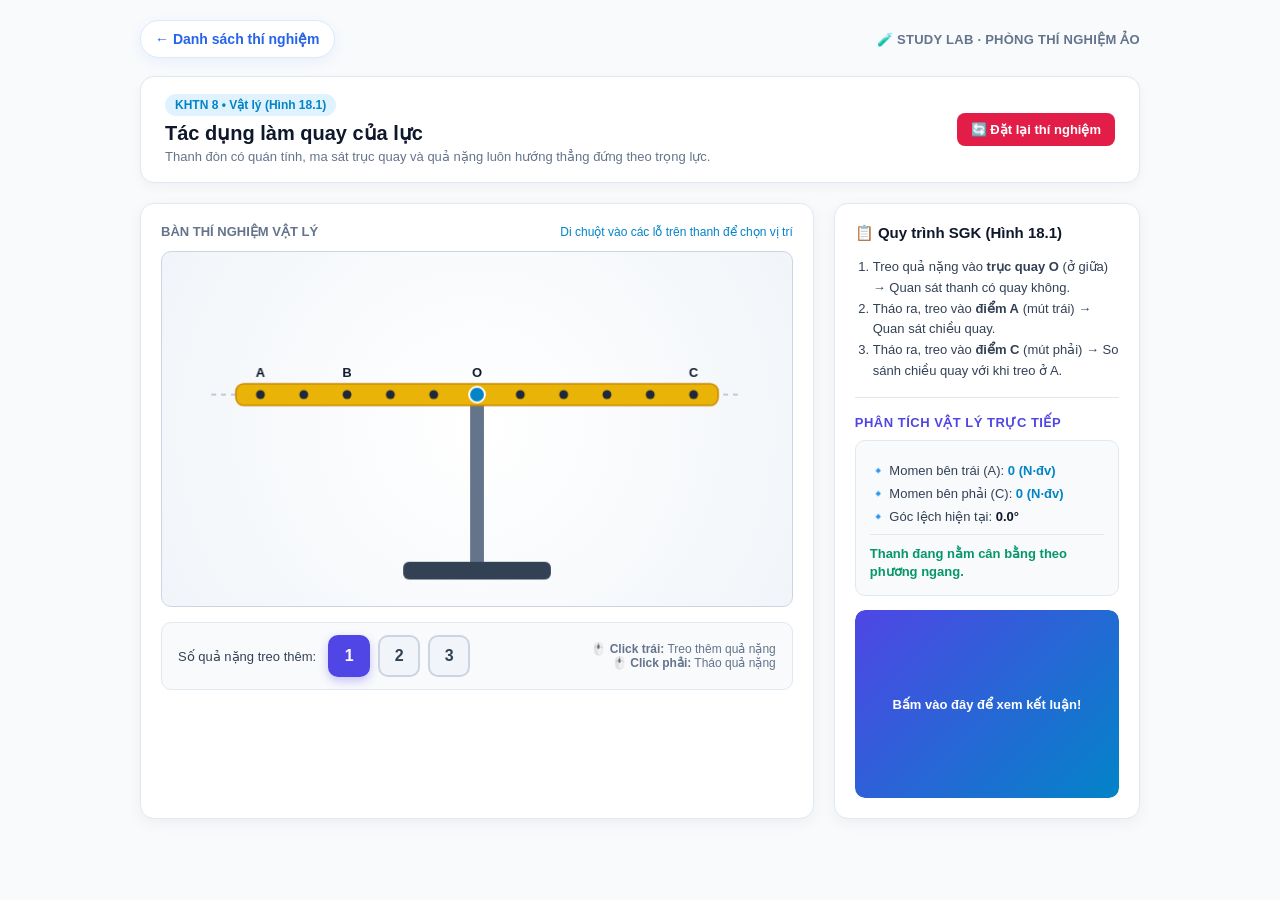
<file: experiments/tac-dung-lam-quay-cua-luc.html>
<!DOCTYPE html>
<html lang="vi">
<head>
    <meta charset="UTF-8">
    <meta name="viewport" content="width=device-width, initial-scale=1, viewport-fit=cover">
    <title>Tác dụng làm quay của lực | Study Lab</title>
    <style>
        body {
            font-family: 'Segoe UI', Tahoma, Geneva, Verdana, sans-serif;
            background-color: #f8fafc;
            color: #1e293b;
            margin: 0;
            padding: 20px;
            display: flex;
            flex-direction: column;
            align-items: center;
            user-select: none;
        }
        .container {
            width: 100%;
            max-width: 1000px;
        }
        /* Thanh điều hướng chọn thí nghiệm */
        .nav-tabs {
            display: flex;
            gap: 10px;
            margin-bottom: 16px;
            flex-wrap: wrap;
        }
        .tab-btn {
            background: #ffffff;
            color: #475569;
            border: 1px solid #cbd5e1;
            padding: 10px 18px;
            border-radius: 10px;
            font-weight: 600;
            font-size: 14px;
            cursor: pointer;
            transition: all 0.2s;
            display: flex;
            align-items: center;
            gap: 8px;
        }
        .tab-btn:hover {
            background: #f1f5f9;
        }
        .tab-btn.active {
            background: #4f46e5;
            color: #ffffff;
            border-color: #4f46e5;
            box-shadow: 0 4px 12px rgba(79, 70, 229, 0.25);
        }
        .header {
            background: #ffffff;
            border: 1px solid #e2e8f0;
            padding: 18px 24px;
            border-radius: 14px;
            margin-bottom: 20px;
            display: flex;
            justify-content: space-between;
            align-items: center;
            flex-wrap: wrap;
            gap: 15px;
            box-shadow: 0 4px 12px rgba(15, 23, 42, 0.04);
        }
        .main-grid {
            display: grid;
            grid-template-columns: 2.2fr 1fr;
            gap: 20px;
        }
        @media (max-width: 840px) {
            .main-grid { grid-template-columns: 1fr; }
        }
        .card {
            background: #ffffff;
            border: 1px solid #e2e8f0;
            border-radius: 14px;
            padding: 20px;
            box-shadow: 0 4px 15px rgba(15, 23, 42, 0.05);
        }
        canvas {
            background: radial-gradient(circle at center, #ffffff 0%, #f1f5f9 100%);
            border: 1px solid #cbd5e1;
            border-radius: 10px;
            width: 100%;
            height: auto;
            display: block;
        }
        button.action-btn {
            background: #4f46e5;
            color: white;
            border: none;
            padding: 9px 14px;
            border-radius: 8px;
            cursor: pointer;
            font-weight: 600;
            font-size: 13px;
            transition: all 0.15s ease;
        }
        button.action-btn:hover { background: #4338ca; transform: translateY(-1px); }
        button.action-btn:disabled {
            background: #cbd5e1 !important;
            color: #64748b;
            cursor: not-allowed;
            transform: none;
            box-shadow: none !important;
        }
        .btn-reset { background: #e11d48 !important; }
        .btn-reset:hover { background: #be123c !important; }
        .btn-burner-on { background: #ea580c !important; box-shadow: 0 0 12px rgba(234, 88, 12, 0.4); }
        .btn-burner-off { background: #64748b !important; }
        .btn-active-step {
            outline: 2px solid #4f46e5;
            outline-offset: 2px;
        }
        
        .weight-btn {
            width: 42px;
            height: 42px;
            background: #f1f5f9;
            border-radius: 10px;
            border: 2px solid #cbd5e1;
            color: #334155;
            font-weight: bold;
            cursor: pointer;
            display: inline-flex;
            align-items: center;
            justify-content: center;
            margin-right: 8px;
        }
        .weight-btn:hover { background: #e2e8f0; }
        .weight-btn.active {
            background: #4f46e5;
            border-color: #4f46e5;
            color: white;
            box-shadow: 0 4px 10px rgba(79, 70, 229, 0.3);
        }
        .badge {
            background: #e0f2fe;
            color: #0284c7;
            padding: 4px 10px;
            border-radius: 20px;
            font-size: 12px;
            font-weight: 600;
        }
        .badge-chem {
            background: #fef3c7;
            color: #d97706;
        }
        .hidden { display: none !important; }
        .status-box p { margin: 8px 0; }
        .conclusion-box {
            background: #ecfdf5;
            border: 1px solid #a7f3d0;
            color: #065f46;
            padding: 12px;
            border-radius: 8px;
            font-size: 12.5px;
            margin-top: 12px;
            line-height: 1.5;
        }
    
        /* Miếng che kết luận: nhấn để mở, đặt lại để che lại */
        .conclusion-wrapper {
            position: relative;
            overflow: hidden;
            border-radius: 10px;
            margin-top: 14px;
        }
        .conclusion-cover {
            position: absolute;
            inset: 0;
            width: 100%;
            height: 100%;
            box-sizing: border-box;
            border: 0;
            background: linear-gradient(135deg, #4f46e5, #0284c7);
            color: #fff;
            display: flex;
            flex-direction: column;
            align-items: center;
            justify-content: center;
            font: 600 13px 'Segoe UI', Tahoma, sans-serif;
            cursor: pointer;
            border-radius: 10px;
            transition: transform .4s ease, opacity .4s ease, background .2s ease;
            z-index: 2;
            text-align: center;
            padding: 15px;
            box-shadow: 0 4px 12px rgba(0, 0, 0, .15);
        }
        .conclusion-cover:hover { background: linear-gradient(135deg, #4338ca, #0369a1); }
        .conclusion-cover:focus-visible { outline: 3px solid #f59e0b; outline-offset: -5px; }
        .conclusion-cover.revealed {
            transform: translateY(100%);
            opacity: 0;
            pointer-events: none;
        }

    </style>

    <style>
      .nav-tabs { display: none !important; }
      .lab-topbar { max-width: 1000px; width: 100%; margin: 0 auto 18px; display:flex; align-items:center; justify-content:space-between; gap:12px; flex-wrap:wrap; }
      .back-link { display:inline-flex; align-items:center; gap:8px; padding:10px 14px; border-radius:999px; background:#fff; border:1px solid #dbeafe; color:#2563eb; text-decoration:none; font-size:14px; font-weight:700; box-shadow:0 4px 14px rgba(37,99,235,.07); transition:transform .2s, box-shadow .2s; }
      .back-link:hover { transform:translateY(-2px); box-shadow:0 8px 20px rgba(37,99,235,.12); }
      .lab-brand { color:#64748b; font-size:13px; font-weight:700; letter-spacing:.02em; }
      @media(max-width:600px){ .lab-topbar{align-items:flex-start;} .lab-brand{width:100%;} }
    </style>
    <link rel="stylesheet" href="../assets/css/experiment-mobile.css">
</head>
<body>
    <div class="container">
        <div class="lab-topbar">
            <a class="back-link" href="../index.html">← Danh sách thí nghiệm</a>
            <span class="lab-brand">🧪 STUDY LAB · PHÒNG THÍ NGHIỆM ẢO</span>
        </div>
        
        <!-- Menu chọn bài thí nghiệm -->
        <div class="nav-tabs">
            <button class="tab-btn" id="tabFes" onclick="switchLab('fes')">
                🔥 Sắt + Lưu huỳnh
            </button>
            <button class="tab-btn" id="tabChem" onclick="switchLab('chem')">
                🧪 Sự chuyển thể của nước
            </button>
            <button class="tab-btn active" id="tabPhys" onclick="switchLab('phys')">
                ⚖️ Tác dụng làm quay của lực
            </button>
        </div>

        <!-- ========================================================= -->
        <!-- KHU VỰC THÍ NGHIỆM 3: HÓA HỌC (SẮT + LƯU HUỲNH - HÌNH 2.2)-->
        <!-- ========================================================= -->
        <div id="fesSection" class="hidden">
            <div class="header">
                <div>
                    <span class="badge badge-chem">KHTN 8 &bull; Hóa học (Hình 2.2)</span>
                    <h1 style="margin: 8px 0 4px 0; font-size: 20px; color: #0f172a;">Sắt phản ứng với lưu huỳnh</h1>
                    <p style="color: #64748b; font-size: 13px; margin: 0;">So sánh tính chất từ tính của hỗn hợp bột Fe + S trước và sau khi đun nóng tạo chất mới FeS.</p>
                </div>
                <button class="action-btn btn-reset" onclick="resetFesLab()">🔄 Làm lại từ đầu</button>
            </div>

            <div class="main-grid">
                <div class="card">
                    <div style="display: flex; justify-content: space-between; align-items: center; margin-bottom: 12px;">
                        <span style="font-size: 13px; color: #64748b; font-weight: 600;">BÀN THÍ NGHIỆM HÓA HỌC (ỐNG 1 & ỐNG 2)</span>
                        <label style="font-size: 12px; color: #0284c7; font-weight: 600; cursor: pointer; display: flex; align-items: center; gap: 5px;">
                            <input type="checkbox" id="toggleFesAtoms" checked> 🔬 Bật kính hiển vi nguyên tử Fe & S
                        </label>
                    </div>

                    <canvas id="fesCanvas" width="640" height="380"></canvas>

                    <!-- Bảng điều khiển tương tác từng bước -->
                    <div style="display: flex; align-items: center; justify-content: space-between; background: #f8fafc; padding: 12px 16px; border-radius: 10px; border: 1px solid #e2e8f0; margin-top: 15px; flex-wrap: wrap; gap: 8px;">
                        <div style="display: flex; align-items: center; gap: 8px; flex-wrap: wrap;">
                            <button id="btnFesMix" class="action-btn" style="background: #0284c7;" onclick="fesActionMix()">1. Trộn đều Fe + S</button>
                            <button id="btnFesMag1" class="action-btn" style="background: #4f46e5;" onclick="fesActionMagnet1()" disabled>2. Thử nam châm ống (1)</button>
                            <button id="btnFesHeat" class="action-btn" style="background: #ea580c;" onclick="fesActionHeat()" disabled>3. Đun nóng ống (2)</button>
                            <button id="btnFesMag2" class="action-btn" style="background: #059669;" onclick="fesActionMagnet2()" disabled>4. Thử nam châm ống (2)</button>
                        </div>
                    </div>
                </div>

                <div class="card" style="display: flex; flex-direction: column; justify-content: space-between;">
                    <div>
                        <h3 style="margin-top: 0; font-size: 15px; color: #0f172a;">📋 Các bước tiến hành (Hình 2.2)</h3>
                        <ol style="padding-left: 18px; font-size: 13px; color: #334155; line-height: 1.55; margin-bottom: 12px;">
                            <li><b>Bước 1:</b> Trộn đều bột sắt (xám) và bột lưu huỳnh (vàng) tỉ lệ 7:4, chia vào ống (1) và ống (2).</li>
                            <li><b>Bước 2:</b> Đưa nam châm lại gần ống (1) &rarr; Bột sắt bị hút lên thành ống.</li>
                            <li><b>Bước 3:</b> Đun nóng mạnh đáy ống (2) khoảng 30s rồi để nguội &rarr; Hỗn hợp cháy sáng tạo chất rắn xám đen.</li>
                            <li><b>Bước 4:</b> Đưa nam châm lại gần ống (2) &rarr; Chất rắn không bị nam châm hút.</li>
                        </ol>

                        <h4 style="color: #4f46e5; font-size: 13px; text-transform: uppercase; letter-spacing: 0.5px; margin: 10px 0 8px 0;">Kết quả quan sát trực tiếp</h4>
                        <div class="status-box" style="background: #f8fafc; padding: 12px; border-radius: 10px; border: 1px solid #e2e8f0; font-size: 13px; color: #334155;">
                            <p>🧪 Trạng thái: <span id="fesStepText" style="color: #0284c7; font-weight: bold;">Chưa trộn (2 lớp bột tách riêng)</span></p>
                            <p>🧲 Ống (1) [Fe + S]: <span id="fesTube1Res" style="color: #64748b; font-weight: bold;">Chưa thử nam châm</span></p>
                            <p>🧲 Ống (2) [Sau đun]: <span id="fesTube2Res" style="color: #64748b; font-weight: bold;">Chưa đun nóng</span></p>
                        </div>

                        <div class="conclusion-wrapper" id="conclusion-fes">
                            <div class="conclusion-cover" role="button" tabindex="0" aria-label="Bấm vào đây để xem kết luận" onclick="revealConclusion(this)" onkeydown="if(event.key === 'Enter' || event.key === ' '){event.preventDefault();revealConclusion(this)}">
                                Bấm vào đây để xem kết luận!
                            </div>
<div class="conclusion-box">
                            <b>💡 Kết luận rút ra:</b><br>
                            &bull; <b>Ống (1):</b> Chỉ là hỗn hợp cơ học, sắt giữ nguyên tính từ &rarr; <b>Biến đổi vật lí</b>.<br>
                            &bull; <b>Ống (2):</b> Sinh ra chất mới <b>Sắt(II) sulfide (FeS)</b> không còn bị nam châm hút &rarr; <b>Biến đổi hóa học</b>.
                        </div>
                        </div>
                    </div>
                </div>
            </div>
        </div>

        <!-- ========================================================= -->
        <!-- KHU VỰC THÍ NGHIỆM 2: HÓA HỌC (SỰ CHUYỂN THỂ CỦA NƯỚC)    -->
        <!-- ========================================================= -->
        <div id="chemSection" class="hidden">
            <div class="header">
                <div>
                    <span class="badge badge-chem">KHTN 8 &bull; Hóa học (Hình 2.1)</span>
                    <h1 style="margin: 8px 0 4px 0; font-size: 20px; color: #0f172a;">Sự chuyển thể của nước</h1>
                    <p style="color: #64748b; font-size: 13px; margin: 0;">Đun nóng nước đá từ 0°C lên 100°C hoặc làm lạnh để quan sát quá trình chuyển thể.</p>
                </div>
                <button class="action-btn btn-reset" onclick="resetChemLab()">🔄 Đặt lại nước đá (0°C)</button>
            </div>

            <div class="main-grid">
                <div class="card">
                    <div style="display: flex; justify-content: space-between; align-items: center; margin-bottom: 12px;">
                        <span style="font-size: 13px; color: #64748b; font-weight: 600;">BÀN THÍ NGHIỆM HÓA HỌC</span>
                        <label style="font-size: 12px; color: #0284c7; font-weight: 600; cursor: pointer; display: flex; align-items: center; gap: 5px;">
                            <input type="checkbox" id="toggleMolecules" checked> 🔬 Bật kính hiển vi phân tử H₂O
                        </label>
                    </div>

                    <canvas id="chemCanvas" width="640" height="380"></canvas>

                    <div style="display: flex; align-items: center; justify-content: space-between; background: #f8fafc; padding: 12px 16px; border-radius: 10px; border: 1px solid #e2e8f0; margin-top: 15px; flex-wrap: wrap; gap: 12px;">
                        <div style="display: flex; align-items: center; gap: 10px;">
                            <button id="btnBurner" class="action-btn btn-burner-off" onclick="toggleBurner()">🔥 Bật đèn cồn</button>
                            <button class="action-btn" style="background: #0284c7;" onclick="coolDownWater()">❄️ Làm lạnh (Ngưng tụ/Đông đặc)</button>
                        </div>
                        <div style="display: flex; align-items: center; gap: 8px;">
                            <span style="font-size: 12px; color: #475569; font-weight: 600;">Chỉnh nhanh nhiệt độ:</span>
                            <input type="range" id="tempSlider" min="-10" max="110" value="0" oninput="manualTemp(this.value)" style="cursor: pointer;">
                        </div>
                    </div>
                </div>

                <div class="card" style="display: flex; flex-direction: column; justify-content: space-between;">
                    <div>
                        <h3 style="margin-top: 0; font-size: 15px; color: #0f172a;">📋 Các bước tiến hành (Hình 2.1)</h3>
                        <ol style="padding-left: 18px; font-size: 13px; color: #334155; line-height: 1.6; margin-bottom: 12px;">
                            <li><b>Bước a (0°C):</b> Cho nước đá viên vào cốc thủy tinh, đặt trên kiềng sắt và cắm nhiệt kế.</li>
                            <li><b>Bước b (~25°C):</b> Để đá tan hết thành nước lỏng ở nhiệt độ phòng.</li>
                            <li><b>Bước c (100°C):</b> Bấm <b>Bật đèn cồn</b> đun nóng đến khi nước sôi và bốc hơi mạnh.</li>
                            <li><i>Quá trình ngược:</i> Bấm <b>Làm lạnh</b> để quan sát hơi nước ngưng tụ và đông đặc lại.</li>
                        </ol>

                        <h4 style="color: #4f46e5; font-size: 13px; text-transform: uppercase; letter-spacing: 0.5px; margin: 12px 0 8px 0;">Theo dõi trạng thái</h4>
                        <div class="status-box" style="background: #f8fafc; padding: 12px; border-radius: 10px; border: 1px solid #e2e8f0; font-size: 13px; color: #334155;">
                            <p>🌡️ Nhiệt độ nhiệt kế: <span id="tempDisplay" style="color: #e11d48; font-weight: bold; font-size: 15px;">0.0 °C</span></p>
                            <p>🧊 Thể tồn tại: <span id="stateDisplay" style="color: #0284c7; font-weight: bold;">Thể rắn (Nước đá đang tan)</span></p>
                            <p>🧪 Công thức hóa học: <span style="color: #059669; font-weight: bold;">Vẫn là H₂O (Không đổi)</span></p>
                        </div>

                        <div class="conclusion-wrapper" id="conclusion-chem">
                            <div class="conclusion-cover" role="button" tabindex="0" aria-label="Bấm vào đây để xem kết luận" onclick="revealConclusion(this)" onkeydown="if(event.key === 'Enter' || event.key === ' '){event.preventDefault();revealConclusion(this)}">
                                Bấm vào đây để xem kết luận!
                            </div>
<div class="conclusion-box">
                            <b>💡 Kết luận rút ra:</b><br>
                            Trong quá trình nóng chảy, sôi, ngưng tụ hay đông đặc, nước chỉ thay đổi về <b>trạng thái (thể)</b> chứ <b>không biến đổi thành chất khác</b>. Đây là <b>biến đổi vật lí</b>.
                        </div>
                        </div>
                    </div>
                </div>
            </div>
        </div>

        <!-- ========================================================= -->
        <!-- KHU VỰC THÍ NGHIỆM 1: VẬT LÝ (TÁC DỤNG LÀM QUAY CỦA LỰC)  -->
        <!-- ========================================================= -->
        <div id="physSection">
            <div class="header">
                <div>
                    <span class="badge">KHTN 8 &bull; Vật lý (Hình 18.1)</span>
                    <h1 style="margin: 8px 0 4px 0; font-size: 20px; color: #0f172a;">Tác dụng làm quay của lực</h1>
                    <p style="color: #64748b; font-size: 13px; margin: 0;">Thanh đòn có quán tính, ma sát trục quay và quả nặng luôn hướng thẳng đứng theo trọng lực.</p>
                </div>
                <button class="action-btn btn-reset" onclick="resetPhysLab()">🔄 Đặt lại thí nghiệm</button>
            </div>

            <div class="main-grid">
                <div class="card">
                    <div style="display: flex; justify-content: space-between; align-items: center; margin-bottom: 12px;">
                        <span style="font-size: 13px; color: #64748b; font-weight: 600;">BÀN THÍ NGHIỆM VẬT LÝ</span>
                        <span id="hoverHint" style="font-size: 12px; color: #0284c7; font-weight: 500;">Di chuột vào các lỗ trên thanh để chọn vị trí</span>
                    </div>
                    
                    <canvas id="physCanvas" width="640" height="360" style="cursor: pointer;"></canvas>

                    <div style="display: flex; align-items: center; justify-content: space-between; background: #f8fafc; padding: 12px 16px; border-radius: 10px; border: 1px solid #e2e8f0; margin-top: 15px; flex-wrap: wrap; gap: 10px;">
                        <div style="display: flex; align-items: center;">
                            <span style="font-size: 13px; margin-right: 12px; color: #334155; font-weight: 500;">Số quả nặng treo thêm:</span>
                            <button class="weight-btn active" id="btnW1" onclick="selectWeight(1)">1</button>
                            <button class="weight-btn" id="btnW2" onclick="selectWeight(2)">2</button>
                            <button class="weight-btn" id="btnW3" onclick="selectWeight(3)">3</button>
                        </div>
                        <div style="font-size: 12px; color: #64748b; text-align: right;">
                            <div>🖱️ <b>Click trái:</b> Treo thêm quả nặng</div>
                            <div>🖱️ <b>Click phải:</b> Tháo quả nặng</div>
                        </div>
                    </div>
                </div>

                <div class="card" style="display: flex; flex-direction: column; justify-content: space-between;">
                    <div>
                        <h3 style="margin-top: 0; font-size: 15px; color: #0f172a;">📋 Quy trình SGK (Hình 18.1)</h3>
                        <ol style="padding-left: 18px; font-size: 13px; color: #334155; line-height: 1.6; margin-bottom: 15px;">
                            <li>Treo quả nặng vào <b>trục quay O</b> (ở giữa) &rarr; Quan sát thanh có quay không.</li>
                            <li>Tháo ra, treo vào <b>điểm A</b> (mút trái) &rarr; Quan sát chiều quay.</li>
                            <li>Tháo ra, treo vào <b>điểm C</b> (mút phải) &rarr; So sánh chiều quay với khi treo ở A.</li>
                        </ol>
                        <hr style="border: 0; border-top: 1px solid #e2e8f0; margin: 15px 0;">
                        <h4 style="color: #4f46e5; font-size: 13px; text-transform: uppercase; letter-spacing: 0.5px; margin-bottom: 10px;">Phân tích vật lý trực tiếp</h4>
                        <div class="status-box" style="background: #f8fafc; padding: 14px; border-radius: 10px; border: 1px solid #e2e8f0; font-size: 13px; color: #334155;">
                            <p>🔹 Momen bên trái (A): <span id="leftTorqueText" style="color: #0284c7; font-weight: bold;">0</span></p>
                            <p>🔹 Momen bên phải (C): <span id="rightTorqueText" style="color: #0284c7; font-weight: bold;">0</span></p>
                            <p>🔹 Góc lệch hiện tại: <span id="angleText" style="color: #0f172a; font-weight: bold;">0.0°</span></p>
                            <div id="resultStatus" style="color: #059669; font-weight: 600; margin-top: 10px; border-top: 1px solid #e2e8f0; padding-top: 10px; line-height: 1.4;">
                                Thanh đang nằm cân bằng theo phương ngang.
                            </div>
                        </div>
                        <div class="conclusion-wrapper" id="conclusion-phys">
                            <div class="conclusion-cover" role="button" tabindex="0" aria-label="Bấm vào đây để xem kết luận" onclick="revealConclusion(this)" onkeydown="if(event.key === 'Enter' || event.key === ' '){event.preventDefault();revealConclusion(this)}">
                                Bấm vào đây để xem kết luận!
                            </div>
                            <div class="conclusion-box">
                                <b>💡 Kết luận:</b><br>
                                Lực có thể làm vật quay quanh trục. Tác dụng làm quay phụ thuộc vào độ lớn của lực và khoảng cách từ trục quay đến giá của lực. Lực có giá đi qua trục quay không làm thanh quay; lực tác dụng ở hai phía của trục có thể làm thanh quay theo hai chiều ngược nhau.
                            </div>
                        </div>
                    </div>
                </div>
            </div>
        </div>
    </div>

    <script>
        // ==========================================
        // CHUYỂN ĐỔI GIỮA 3 THÍ NGHIỆM
        // ==========================================
        let currentTab = 'phys';

        function revealConclusion(element) {
            if (!element) return;
            element.classList.add('revealed');
            element.setAttribute('aria-hidden', 'true');
        }

        function resetConclusionCover(id) {
            const wrapper = document.getElementById('conclusion-' + id);
            const cover = wrapper && wrapper.querySelector('.conclusion-cover');
            if (cover) {
                cover.classList.remove('revealed');
                cover.removeAttribute('aria-hidden');
            }
        }

        function switchLab(tab) {
            currentTab = tab;
            document.getElementById('fesSection').classList.toggle('hidden', tab !== 'fes');
            document.getElementById('chemSection').classList.toggle('hidden', tab !== 'chem');
            document.getElementById('physSection').classList.toggle('hidden', tab !== 'phys');

            document.getElementById('tabFes').classList.toggle('active', tab === 'fes');
            document.getElementById('tabChem').classList.toggle('active', tab === 'chem');
            document.getElementById('tabPhys').classList.toggle('active', tab === 'phys');
        }

        switchLab('phys');

        // =========================================================================
        // LOGIC THÍ NGHIỆM 3: SẮT TÁC DỤNG VỚI LƯU HUỲNH (ANIMATION MƯỢT MÀ)
        // =========================================================================
        const fesCanvas = document.getElementById('fesCanvas');
        const fesCtx = fesCanvas.getContext('2d');

        let fesMixed = false;
        let fesMixProgress = 0;         // 0 -> 1: hiệu ứng lắc/trộn đều 2 lớp bột
        let fesMagnetTarget = 'none';   // 'none' | 'tube1' | 'tube2'
        let fesMagnetX = 55;            // Tọa độ X hiện tại của nam châm (trượt mượt)
        let fesMagnetY = 210;
        let fesHeating = false;         // Đang bật đèn cồn đun ống 2
        let fesHeatTimer = 0;           // Đếm thời gian đun & phản ứng tỏa nhiệt
        let fesTube2Temp = 25;          // Nhiệt độ đáy ống 2 (°C)
        let fesReactionDone = false;    // Đã biến đổi hoàn toàn thành FeS chưa
        let fesBurnerX = 335;           // Tọa độ X đèn cồn (trượt mượt vào dưới ống 2)
        let fesSmokes = [];             // Khói lưu huỳnh bay nhẹ trong ống khi đun
        let fesSparks = [];             // Tia sáng đỏ rực trong khối bột khi phản ứng

        // Tạo các hạt bột Fe (xám sẫm) và bột S (vàng tươi) trong 2 ống nghiệm
        let tube1Particles = [];
        let tube2Particles = [];
        let fesAtoms = [];              // Các nguyên tử Fe và S cho kính hiển vi

        function initFesParticles() {
            tube1Particles = [];
            tube2Particles = [];
            // Mỗi ống có 70 hạt (40 Fe màu xám, 30 S màu vàng)
            for (let i = 0; i < 70; i++) {
                let isIron = i < 40;
                // Trước khi trộn: S ở lớp dưới, Fe ở lớp trên
                let unmixedY = isIron ? (215 + Math.random() * 28) : (244 + Math.random() * 32);
                let mixedY = 215 + Math.random() * 62;
                let rx = (Math.random() - 0.5) * 26;

                tube1Particles.push({
                    isIron: isIron,
                    rx: rx,
                    unmixedY: unmixedY,
                    mixedY: mixedY,
                    x: 130 + rx,
                    y: unmixedY,
                    attractedOffset: 0
                });

                tube2Particles.push({
                    isIron: isIron,
                    rx: rx,
                    unmixedY: unmixedY,
                    mixedY: mixedY,
                    x: 270 + rx,
                    y: unmixedY
                });
            }

            // Khởi tạo 12 cặp nguyên tử Fe & S cho kính hiển vi
            fesAtoms = [];
            for (let i = 0; i < 12; i++) {
                fesAtoms.push({
                    feX: (Math.random() - 0.5) * 120,
                    feY: (Math.random() - 0.5) * 120,
                    sX: (Math.random() - 0.5) * 120,
                    sY: (Math.random() - 0.5) * 120,
                    vx1: (Math.random() - 0.5) * 1.4,
                    vy1: (Math.random() - 0.5) * 1.4,
                    vx2: (Math.random() - 0.5) * 1.4,
                    vy2: (Math.random() - 0.5) * 1.4,
                    bondAngle: Math.random() * Math.PI * 2
                });
            }
        }
        initFesParticles();

        function fesActionMix() {
            fesMixed = true;
            document.getElementById('btnFesMix').disabled = true;
            document.getElementById('btnFesMag1').disabled = false;
            document.getElementById('btnFesHeat').disabled = false;
            document.getElementById('fesStepText').innerText = "Đã trộn đều hỗn hợp Fe + S vào 2 ống";
        }

        function fesActionMagnet1() {
            fesMagnetTarget = (fesMagnetTarget === 'tube1') ? 'none' : 'tube1';
            if (fesMagnetTarget === 'tube1') {
                document.getElementById('fesTube1Res').innerText = "Bột sắt bị nam châm hút mạnh về thành ống!";
                document.getElementById('fesTube1Res').style.color = "#0284c7";
            }
        }

        function fesActionHeat() {
            fesMagnetTarget = 'none'; // Rút nam châm ra để đun ống 2
            fesHeating = true;
            fesHeatTimer = 0;
            document.getElementById('btnFesHeat').disabled = true;
            document.getElementById('fesStepText').innerText = "Đang đun nóng mạnh đáy ống nghiệm (2)...";
            document.getElementById('fesTube2Res').innerText = "Đang đun nóng (Phản ứng tỏa nhiệt)...";
            document.getElementById('fesTube2Res').style.color = "#ea580c";
        }

        function fesActionMagnet2() {
            fesMagnetTarget = (fesMagnetTarget === 'tube2') ? 'none' : 'tube2';
            if (fesMagnetTarget === 'tube2') {
                document.getElementById('fesTube2Res').innerText = "KHÔNG bị nam châm hút (Đã thành chất mới FeS)!";
                document.getElementById('fesTube2Res').style.color = "#e11d48";
            }
        }

        function resetFesLab() {
            resetConclusionCover('fes');
            fesMixed = false;
            fesMixProgress = 0;
            fesMagnetTarget = 'none';
            fesMagnetX = 55;
            fesHeating = false;
            fesHeatTimer = 0;
            fesTube2Temp = 25;
            fesReactionDone = false;
            fesBurnerX = 335;
            fesSmokes = [];
            fesSparks = [];
            initFesParticles();

            document.getElementById('btnFesMix').disabled = false;
            document.getElementById('btnFesMag1').disabled = true;
            document.getElementById('btnFesHeat').disabled = true;
            document.getElementById('btnFesMag2').disabled = true;

            document.getElementById('fesStepText').innerText = "Chưa trộn (2 lớp bột tách riêng)";
            document.getElementById('fesTube1Res').innerText = "Chưa thử nam châm";
            document.getElementById('fesTube1Res').style.color = "#64748b";
            document.getElementById('fesTube2Res').innerText = "Chưa đun nóng";
            document.getElementById('fesTube2Res').style.color = "#64748b";
        }

        function updateFesPhysics() {
            // 1. Animation trộn đều 2 lớp bột
            if (fesMixed && fesMixProgress < 1) {
                fesMixProgress = Math.min(1, fesMixProgress + 0.025);
            }

            // 2. Animation di chuyển mượt của Nam châm
            let targetMagX = 50;
            let targetMagY = 235;
            if (fesMagnetTarget === 'tube1') {
                targetMagX = 82; // Áp sát bên trái ống 1 (tâm ống 1 ở x=130)
                targetMagY = 232;
            } else if (fesMagnetTarget === 'tube2') {
                targetMagX = 318; // Áp sát bên phải ống 2 (tâm ống 2 ở x=270)
                targetMagY = 232;
            }
            fesMagnetX += (targetMagX - fesMagnetX) * 0.12;
            fesMagnetY += (targetMagY - fesMagnetY) * 0.12;

            // 3. Cập nhật vị trí từng hạt trong ống (1) - Bột sắt bị hút về phía nam châm
            let magDist1 = Math.abs(fesMagnetX - 82);
            let pullStrength1 = (fesMagnetTarget === 'tube1' && magDist1 < 25) ? (1 - magDist1 / 25) : 0;

            tube1Particles.forEach(p => {
                let baseY = p.unmixedY * (1 - fesMixProgress) + p.mixedY * fesMixProgress;
                let baseX = 130 + p.rx;

                if (p.isIron && pullStrength1 > 0) {
                    // Các hạt sắt bị hút dạt sang thành trái ống nghiệm và nhô lên sát cực nam châm
                    let attractX = 115 + (Math.sin(p.mixedY) * 3);
                    let attractY = 212 + (p.mixedY - 215) * 0.65;
                    p.x += (attractX - p.x) * 0.15;
                    p.y += (attractY - p.y) * 0.15;
                } else {
                    p.x += (baseX - p.x) * 0.15;
                    p.y += (baseY - p.y) * 0.15;
                }
            });

            // 4. Cập nhật quá trình đun nóng & phản ứng hóa học ở ống (2)
            let targetBurnerX = fesHeating ? 270 : 345;
            fesBurnerX += (targetBurnerX - fesBurnerX) * 0.1;

            if (fesHeating) {
                fesHeatTimer++;
                if (fesTube2Temp < 650) {
                    fesTube2Temp += 4.5;
                }
                // Tạo khói nhẹ bốc lên trong ống 2
                if (Math.random() < 0.35) {
                    fesSmokes.push({
                        x: 270 + (Math.random() - 0.5) * 16,
                        y: 215,
                        r: 4 + Math.random() * 4,
                        alpha: 0.45,
                        vy: -1.1 - Math.random() * 0.6
                    });
                }
                // Khi đủ nóng (> 450°C), phản ứng tỏa nhiệt bùng sáng đỏ rực trong lòng hỗn hợp
                if (fesTube2Temp > 420 && Math.random() < 0.6) {
                    fesSparks.push({
                        x: 270 + (Math.random() - 0.5) * 24,
                        y: 225 + Math.random() * 48,
                        r: 2 + Math.random() * 3,
                        life: 1.0
                    });
                }
                // Sau khoảng 3.2 giây đun nóng mạnh -> Tự động tắt đèn cồn và để nguội như SGK
                if (fesHeatTimer > 190) {
                    fesHeating = false;
                    fesReactionDone = true;
                    document.getElementById('btnFesMag2').disabled = false;
                    document.getElementById('fesStepText').innerText = "Đã đun xong & để nguội! Sẵn sàng thử nam châm ống (2)";
                    document.getElementById('fesTube2Res').innerText = "Tạo thành chất rắn xám đen FeS (Đã nguội)";
                    document.getElementById('fesTube2Res').style.color = "#059669";
                }
            } else {
                // Nguội dần về nhiệt độ phòng 25°C
                if (fesTube2Temp > 25) {
                    fesTube2Temp = Math.max(25, fesTube2Temp - 3.5);
                }
            }

            // Cập nhật khói và tia lửa phản ứng
            for (let i = fesSmokes.length - 1; i >= 0; i--) {
                fesSmokes[i].y += fesSmokes[i].vy;
                fesSmokes[i].r += 0.08;
                fesSmokes[i].alpha -= 0.007;
                if (fesSmokes[i].alpha <= 0) fesSmokes.splice(i, 1);
            }
            for (let i = fesSparks.length - 1; i >= 0; i--) {
                fesSparks[i].life -= 0.05;
                if (fesSparks[i].life <= 0) fesSparks.splice(i, 1);
            }
        }

        function drawFesLab() {
            fesCtx.clearRect(0, 0, fesCanvas.width, fesCanvas.height);

            // Mặt bàn thí nghiệm
            fesCtx.fillStyle = '#e2e8f0';
            fesCtx.fillRect(15, 340, 610, 12);

            // 1. Giá thí nghiệm kép giữ 2 ống nghiệm
            fesCtx.fillStyle = '#475569';
            fesCtx.fillRect(185, 330, 30, 10); // Đế giá
            fesCtx.fillStyle = '#94a3b8';
            fesCtx.fillRect(196, 45, 8, 285);   // Trụ đứng ở giữa 2 ống

            // Thanh kẹp ngang giữ ống (1) ở x=130 và ống (2) ở x=270
            fesCtx.fillStyle = '#334155';
            fesCtx.fillRect(112, 115, 176, 8);
            fesCtx.beginPath();
            fesCtx.arc(200, 119, 8, 0, Math.PI * 2);
            fesCtx.fillStyle = '#0284c7';
            fesCtx.fill();

            // 2. Vẽ Ống nghiệm (1) - Đối chứng (bên trái, x=130)
            drawGlassTube(fesCtx, 130, 95, 36, 190, "Ống (1)", "Hỗn hợp Fe + S", false, 25);
            // Vẽ các hạt bột Fe & S trong ống 1
            tube1Particles.forEach(p => {
                fesCtx.beginPath();
                fesCtx.arc(p.x, p.y, 2.3, 0, Math.PI * 2);
                fesCtx.fillStyle = p.isIron ? '#334155' : '#eab308';
                fesCtx.fill();
            });

            // 3. Vẽ Ống nghiệm (2) - Đun nóng phản ứng (bên phải, x=270)
            drawGlassTube(fesCtx, 270, 95, 36, 190, "Ống (2)", fesReactionDone ? "Hợp chất FeS" : "Hỗn hợp Fe + S", fesReactionDone || fesTube2Temp > 380, fesTube2Temp);

            if (!fesReactionDone && fesTube2Temp <= 420) {
                // Chưa phản ứng xong: vẽ các hạt bột Fe + S
                tube2Particles.forEach(p => {
                    let baseY = p.unmixedY * (1 - fesMixProgress) + p.mixedY * fesMixProgress;
                    fesCtx.beginPath();
                    fesCtx.arc(270 + p.rx, baseY, 2.3, 0, Math.PI * 2);
                    fesCtx.fillStyle = p.isIron ? '#334155' : '#eab308';
                    fesCtx.fill();
                });
            } else {
                // Đã tạo thành khối rắn xám đen Sắt(II) sulfide (FeS)
                fesCtx.save();
                fesCtx.beginPath();
                fesCtx.roundRect(254, 218, 32, 63, [2, 2, 14, 14]);
                fesCtx.fillStyle = '#1e293b';
                fesCtx.fill();

                // Hiệu ứng ánh đỏ rực của phản ứng tỏa nhiệt khi đang nóng
                if (fesTube2Temp > 120) {
                    let glowAlpha = Math.min(0.85, (fesTube2Temp - 120) / 500);
                    fesCtx.fillStyle = `rgba(239, 68, 68, ${glowAlpha})`;
                    fesCtx.fill();
                }
                fesCtx.restore();
            }

            // Vẽ các tia sáng rực cháy bên trong khối phản ứng ống 2
            fesSparks.forEach(sp => {
                fesCtx.beginPath();
                fesCtx.arc(sp.x, sp.y, sp.r, 0, Math.PI * 2);
                fesCtx.fillStyle = `rgba(253, 224, 71, ${sp.life})`;
                fesCtx.fill();
            });

            // Vẽ khói bốc lên trong ống 2
            fesSmokes.forEach(sm => {
                fesCtx.beginPath();
                fesCtx.arc(sm.x, sm.y, sm.r, 0, Math.PI * 2);
                fesCtx.fillStyle = `rgba(234, 179, 8, ${sm.alpha})`;
                fesCtx.fill();
            });

            // 4. Vẽ Đèn cồn (trượt vào dưới ống 2 khi đun)
            drawAlcoholBurner(fesCtx, fesBurnerX, 300, fesHeating);

            // 5. Vẽ Thanh Nam Châm chữ U / Thanh thẳng có cực N-S
            drawMagnet(fesCtx, fesMagnetX, fesMagnetY, fesMagnetTarget === 'tube2');

            // 6. KÍNH HIỂN VI NGUYÊN TỬ (Góc phải màn hình)
            if (document.getElementById('toggleFesAtoms').checked) {
                drawFesMicroscope();
            }
        }

        function drawGlassTube(ctx, cx, topY, w, h, title, subTitle, isDarkened, temp) {
            ctx.save();
            // Ánh hồng nhiệt ở đáy ống khi đun nóng
            if (temp > 100) {
                let heatAlpha = Math.min(0.45, (temp - 100) / 800);
                ctx.fillStyle = `rgba(249, 115, 22, ${heatAlpha})`;
                ctx.beginPath();
                ctx.roundRect(cx - w/2 - 2, topY + h - 75, w + 4, 77, [0, 0, 18, 18]);
                ctx.fill();
            }

            // Thân ống thủy tinh
            ctx.fillStyle = 'rgba(255, 255, 255, 0.45)';
            ctx.strokeStyle = '#64748b';
            ctx.lineWidth = 2;
            ctx.beginPath();
            ctx.roundRect(cx - w/2, topY, w, h, [2, 2, 18, 18]);
            ctx.fill();
            ctx.stroke();

            // Vành miệng ống nghiệm
            ctx.beginPath();
            ctx.roundRect(cx - w/2 - 3, topY - 3, w + 6, 6, 3);
            ctx.fillStyle = '#cbd5e1';
            ctx.fill();
            ctx.stroke();

            // Nhãn tên ống nghiệm phía trên
            ctx.fillStyle = '#0f172a';
            ctx.font = 'bold 12px sans-serif';
            ctx.textAlign = 'center';
            ctx.fillText(title, cx, topY - 22);
            ctx.fillStyle = '#475569';
            ctx.font = '11px sans-serif';
            ctx.fillText(subTitle, cx, topY - 9);
            ctx.restore();
        }

        function drawAlcoholBurner(ctx, cx, topY, isLit) {
            ctx.save();
            // Bầu đèn cồn thủy tinh
            ctx.fillStyle = 'rgba(224, 242, 254, 0.85)';
            ctx.strokeStyle = '#64748b';
            ctx.lineWidth = 1.8;
            ctx.beginPath();
            ctx.roundRect(cx - 22, topY + 6, 44, 34, 8);
            ctx.fill();
            ctx.stroke();

            // Cồn lỏng
            ctx.fillStyle = 'rgba(56, 189, 248, 0.35)';
            ctx.fillRect(cx - 20, topY + 20, 40, 18);

            // Cổ bấc
            ctx.fillStyle = '#94a3b8';
            ctx.fillRect(cx - 5, topY - 2, 10, 8);

            // Ngọn lửa khi bật
            if (isLit) {
                let flicker = Math.sin(Date.now() / 55) * 2.5;
                ctx.beginPath();
                ctx.moveTo(cx - 7, topY - 2);
                ctx.quadraticCurveTo(cx - 12, topY - 20, cx + flicker, topY - 36);
                ctx.quadraticCurveTo(cx + 12, topY - 20, cx + 7, topY - 2);
                ctx.fillStyle = 'rgba(249, 115, 22, 0.88)';
                ctx.fill();

                ctx.beginPath();
                ctx.moveTo(cx - 3.5, topY - 2);
                ctx.quadraticCurveTo(cx - 6, topY - 12, cx + flicker * 0.4, topY - 22);
                ctx.quadraticCurveTo(cx + 6, topY - 12, cx + 3.5, topY - 2);
                ctx.fillStyle = '#38bdf8';
                ctx.fill();
            }
            ctx.restore();
        }

        function drawMagnet(ctx, cx, cy, flipPoles) {
            ctx.save();
            ctx.translate(cx, cy);
            // Thanh nam châm 2 cực Đỏ (N) - Xanh (S)
            ctx.shadowColor = 'rgba(15, 23, 42, 0.2)';
            ctx.shadowBlur = 6;
            ctx.shadowOffsetY = 3;

            // Nửa trái
            ctx.fillStyle = flipPoles ? '#e11d48' : '#2563eb';
            ctx.beginPath();
            ctx.roundRect(-26, -12, 26, 24, [5, 0, 0, 5]);
            ctx.fill();

            // Nửa phải (hướng về phía ống nghiệm)
            ctx.fillStyle = flipPoles ? '#2563eb' : '#e11d48';
            ctx.beginPath();
            ctx.roundRect(0, -12, 26, 24, [0, 5, 5, 0]);
            ctx.fill();

            ctx.shadowColor = 'transparent';
            ctx.fillStyle = '#ffffff';
            ctx.font = 'bold 11px sans-serif';
            ctx.textAlign = 'center';
            ctx.fillText(flipPoles ? 'N' : 'S', -13, 4);
            ctx.fillText(flipPoles ? 'S' : 'N', 13, 4);

            ctx.fillStyle = '#334155';
            ctx.font = 'bold 10px sans-serif';
            ctx.fillText("Nam châm", 0, 24);
            ctx.restore();
        }

        function drawFesMicroscope() {
            const boxX = 395;
            const boxY = 30;
            const boxW = 225;
            const boxH = 285;

            fesCtx.fillStyle = '#ffffff';
            fesCtx.strokeStyle = '#cbd5e1';
            fesCtx.lineWidth = 1.5;
            fesCtx.beginPath();
            fesCtx.roundRect(boxX, boxY, boxW, boxH, 12);
            fesCtx.fill();
            fesCtx.stroke();

            fesCtx.fillStyle = '#0f172a';
            fesCtx.font = 'bold 12px sans-serif';
            fesCtx.textAlign = 'center';
            fesCtx.fillText("🔬 Góc nhìn vi mô (Nguyên tử)", boxX + boxW / 2, boxY + 22);

            const cx = boxX + boxW / 2;
            const cy = boxY + 125;
            const radius = 80;

            fesCtx.save();
            fesCtx.beginPath();
            fesCtx.arc(cx, cy, radius, 0, Math.PI * 2);
            fesCtx.fillStyle = '#f8fafc';
            fesCtx.fill();
            fesCtx.strokeStyle = '#4f46e5';
            fesCtx.lineWidth = 2;
            fesCtx.stroke();
            fesCtx.clip();

            // Cập nhật & vẽ các nguyên tử Fe (xám) và S (vàng)
            fesAtoms.forEach((a, idx) => {
                if (!fesReactionDone && fesTube2Temp < 420) {
                    // Trước khi đun: Nguyên tử Fe và S chuyển động tách rời, độc lập
                    let speed = fesHeating ? 2.2 : 0.7;
                    a.feX += a.vx1 * speed;
                    a.feY += a.vy1 * speed;
                    a.sX += a.vx2 * speed;
                    a.sY += a.vy2 * speed;

                    if (a.feX < -65 || a.feX > 65) a.vx1 *= -1;
                    if (a.feY < -65 || a.feY > 65) a.vy1 *= -1;
                    if (a.sX < -65 || a.sX > 65) a.vx2 *= -1;
                    if (a.sY < -65 || a.sY > 65) a.vy2 *= -1;
                } else {
                    // Sau phản ứng: Mỗi nguyên tử Fe liên kết chặt với 1 nguyên tử S tạo phân tử FeS
                    a.feX += a.vx1 * 0.4;
                    a.feY += a.vy1 * 0.4;
                    if (a.feX < -60 || a.feX > 60) a.vx1 *= -1;
                    if (a.feY < -60 || a.feY > 60) a.vy1 *= -1;

                    let targetSX = a.feX + Math.cos(a.bondAngle) * 11;
                    let targetSY = a.feY + Math.sin(a.bondAngle) * 11;
                    a.sX += (targetSX - a.sX) * 0.15;
                    a.sY += (targetSY - a.sY) * 0.15;

                    // Vẽ thanh liên kết hóa học giữa Fe và S
                    fesCtx.strokeStyle = '#0f172a';
                    fesCtx.lineWidth = 2.5;
                    fesCtx.beginPath();
                    fesCtx.moveTo(cx + a.feX, cy + a.feY);
                    fesCtx.lineTo(cx + a.sX, cy + a.sY);
                    fesCtx.stroke();
                }

                // Nguyên tử Sắt (Fe - màu xám thép)
                fesCtx.beginPath();
                fesCtx.arc(cx + a.feX, cy + a.feY, 6, 0, Math.PI * 2);
                fesCtx.fillStyle = '#475569';
                fesCtx.fill();

                // Nguyên tử Lưu huỳnh (S - màu vàng)
                fesCtx.beginPath();
                fesCtx.arc(cx + a.sX, cy + a.sY, 5.5, 0, Math.PI * 2);
                fesCtx.fillStyle = '#eab308';
                fesCtx.fill();
            });

            fesCtx.restore();

            // Chú thích màu nguyên tử
            fesCtx.font = '11px sans-serif';
            fesCtx.textAlign = 'center';
            fesCtx.fillStyle = '#475569';
            fesCtx.fillText("⚫ Nguyên tử Sắt (Fe)   🟡 Lưu huỳnh (S)", cx, boxY + 225);

            if (!fesReactionDone && fesTube2Temp < 420) {
                fesCtx.fillStyle = '#0284c7';
                fesCtx.font = 'bold 11px sans-serif';
                fesCtx.fillText("Trước đun: Fe & S nằm tách rời nhau", cx, boxY + 246);
                fesCtx.fillStyle = '#64748b';
                fesCtx.font = '11px sans-serif';
                fesCtx.fillText("(Chưa có chất mới tạo thành)", cx, boxY + 263);
            } else {
                fesCtx.fillStyle = '#e11d48';
                fesCtx.font = 'bold 11px sans-serif';
                fesCtx.fillText("Sau đun: Liên kết tạo chất mới FeS!", cx, boxY + 246);
                fesCtx.fillStyle = '#059669';
                fesCtx.font = '11px sans-serif';
                fesCtx.fillText("(Fe + S → FeS : Biến đổi hóa học)", cx, boxY + 263);
            }
            fesCtx.textAlign = 'left';
        }

        // =========================================================================
        // LOGIC THÍ NGHIỆM 2: HÓA HỌC (SỰ CHUYỂN THỂ CỦA NƯỚC - GIỮ NGUYÊN)
        // =========================================================================
        const chemCanvas = document.getElementById('chemCanvas');
        const chemCtx = chemCanvas.getContext('2d');

        let temperature = 0;        
        let burnerOn = false;       
        let coolingMode = false;    
        let iceMeltProgress = 0.2;  
        let waterAmount = 1.0;      

        let bubbles = [];
        let steams = [];
        let molecules = [];

        for (let i = 0; i < 28; i++) {
            molecules.push({
                baseX: (i % 7) * 16 - 48,
                baseY: Math.floor(i / 7) * 16 - 24,
                x: 0,
                y: 0,
                vx: (Math.random() - 0.5) * 2,
                vy: (Math.random() - 0.5) * 2
            });
        }

        function toggleBurner() {
            burnerOn = !burnerOn;
            coolingMode = false;
            updateBurnerBtn();
        }

        function coolDownWater() {
            burnerOn = false;
            coolingMode = true;
            updateBurnerBtn();
        }

        function updateBurnerBtn() {
            const btn = document.getElementById('btnBurner');
            if (burnerOn) {
                btn.innerText = "🔥 Tắt đèn cồn";
                btn.className = "action-btn btn-burner-on";
            } else {
                btn.innerText = "🔥 Bật đèn cồn";
                btn.className = "action-btn btn-burner-off";
            }
        }

        function manualTemp(val) {
            burnerOn = false;
            coolingMode = false;
            updateBurnerBtn();
            temperature = parseFloat(val);
            if (temperature <= 0) {
                iceMeltProgress = 0;
                waterAmount = 1.0;
            } else if (temperature < 15) {
                iceMeltProgress = temperature / 15;
                waterAmount = 1.0;
            } else {
                iceMeltProgress = 1;
            }
        }

        function resetChemLab() {
            resetConclusionCover('chem');
            temperature = 0;
            burnerOn = false;
            coolingMode = false;
            iceMeltProgress = 0.15;
            waterAmount = 1.0;
            bubbles = [];
            steams = [];
            document.getElementById('tempSlider').value = 0;
            updateBurnerBtn();
        }

        function updateChemPhysics() {
            if (burnerOn) {
                if (temperature < 0) {
                    temperature += 0.15;
                } else if (temperature === 0 && iceMeltProgress < 1) {
                    iceMeltProgress += 0.004;
                    if (iceMeltProgress >= 0.85) temperature += 0.05;
                } else if (temperature < 100) {
                    iceMeltProgress = Math.min(1, iceMeltProgress + 0.01);
                    temperature += 0.18;
                } else {
                    temperature = 100;
                    if (waterAmount > 0.35) {
                        waterAmount -= 0.0004;
                    }
                }
            } else if (coolingMode) {
                if (temperature > -5) {
                    temperature -= 0.2;
                }
                if (temperature <= 0) {
                    iceMeltProgress = Math.max(0, iceMeltProgress - 0.005);
                }
                if (waterAmount < 1.0 && temperature < 80) {
                    waterAmount += 0.0005;
                }
            } else {
                if (temperature >= 0 && temperature < 25 && iceMeltProgress < 1) {
                    iceMeltProgress += 0.0015;
                    if (iceMeltProgress > 0.6) temperature += 0.03;
                }
            }

            document.getElementById('tempSlider').value = Math.round(temperature);
            document.getElementById('tempDisplay').innerText = temperature.toFixed(1) + " °C";

            const stateEl = document.getElementById('stateDisplay');
            if (temperature <= 0 && iceMeltProgress < 0.2) {
                stateEl.innerText = "Thể rắn (Nước đá đông đặc)";
                stateEl.style.color = "#0284c7";
            } else if (iceMeltProgress < 1) {
                stateEl.innerText = "Rắn + Lỏng (Nước đá đang nóng chảy)";
                stateEl.style.color = "#0ea5e9";
            } else if (temperature < 95) {
                stateEl.innerText = "Thể lỏng (Nước lỏng)";
                stateEl.style.color = "#2563eb";
            } else {
                stateEl.innerText = "Lỏng + Khí (Nước sôi & Bay hơi mạnh)";
                stateEl.style.color = "#ea580c";
            }

            if (temperature > 65 && Math.random() < (temperature - 60) / 80) {
                bubbles.push({
                    x: 215 + Math.random() * 90,
                    y: 235,
                    r: 2 + Math.random() * 3.5,
                    speed: 1 + (temperature - 60) / 20
                });
            }
            for (let i = bubbles.length - 1; i >= 0; i--) {
                bubbles[i].y -= bubbles[i].speed;
                let surfaceY = 240 - (75 * waterAmount);
                if (bubbles[i].y < surfaceY) {
                    bubbles.splice(i, 1);
                }
            }

            if (temperature > 75 && Math.random() < (temperature - 70) / 50) {
                steams.push({
                    x: 220 + Math.random() * 80,
                    y: 240 - (75 * waterAmount) - 5,
                    r: 6 + Math.random() * 6,
                    alpha: 0.55,
                    vx: (Math.random() - 0.5) * 0.6,
                    vy: -1.2 - Math.random() * 0.8
                });
            }
            for (let i = steams.length - 1; i >= 0; i--) {
                steams[i].x += steams[i].vx;
                steams[i].y += steams[i].vy;
                steams[i].r += 0.15;
                steams[i].alpha -= 0.008;
                if (steams[i].alpha <= 0) steams.splice(i, 1);
            }
        }

        function drawChemLab() {
            chemCtx.clearRect(0, 0, chemCanvas.width, chemCanvas.height);

            chemCtx.fillStyle = '#e2e8f0';
            chemCtx.fillRect(20, 335, 600, 12);

            chemCtx.fillStyle = '#475569';
            chemCtx.fillRect(110, 325, 80, 10);
            chemCtx.fillStyle = '#94a3b8';
            chemCtx.fillRect(146, 35, 8, 290);
            chemCtx.fillStyle = '#334155';
            chemCtx.fillRect(142, 75, 130, 8);
            chemCtx.beginPath();
            chemCtx.arc(150, 79, 8, 0, Math.PI * 2);
            chemCtx.fillStyle = '#0284c7';
            chemCtx.fill();

            chemCtx.strokeStyle = '#334155';
            chemCtx.lineWidth = 4;
            chemCtx.beginPath();
            chemCtx.moveTo(205, 245); chemCtx.lineTo(185, 335);
            chemCtx.moveTo(315, 245); chemCtx.lineTo(335, 335);
            chemCtx.moveTo(260, 245); chemCtx.lineTo(260, 330);
            chemCtx.stroke();
            chemCtx.fillStyle = '#1e293b';
            chemCtx.fillRect(195, 240, 130, 6);

            chemCtx.fillStyle = 'rgba(224, 242, 254, 0.8)';
            chemCtx.strokeStyle = '#64748b';
            chemCtx.lineWidth = 2;
            chemCtx.beginPath();
            chemCtx.roundRect(235, 295, 50, 40, 10);
            chemCtx.fill();
            chemCtx.stroke();
            chemCtx.fillStyle = 'rgba(56, 189, 248, 0.35)';
            chemCtx.fillRect(237, 312, 46, 21);
            chemCtx.fillStyle = '#94a3b8';
            chemCtx.fillRect(254, 286, 12, 9);

            if (burnerOn) {
                let flicker = Math.sin(Date.now() / 60) * 3;
                chemCtx.beginPath();
                chemCtx.moveTo(252, 286);
                chemCtx.quadraticCurveTo(245, 265, 260 + flicker, 246);
                chemCtx.quadraticCurveTo(275, 265, 268, 286);
                chemCtx.fillStyle = 'rgba(249, 115, 22, 0.85)';
                chemCtx.fill();

                chemCtx.beginPath();
                chemCtx.moveTo(256, 286);
                chemCtx.quadraticCurveTo(253, 274, 260 + flicker * 0.5, 264);
                chemCtx.quadraticCurveTo(267, 274, 264, 286);
                chemCtx.fillStyle = '#38bdf8';
                chemCtx.fill();
            }

            const beakerX = 208;
            const beakerY = 135;
            const beakerW = 104;
            const beakerH = 105;

            let liquidHeight = (20 + 60 * iceMeltProgress) * waterAmount;
            if (liquidHeight > 5) {
                chemCtx.fillStyle = 'rgba(56, 189, 248, 0.35)';
                chemCtx.fillRect(beakerX + 2, beakerY + beakerH - liquidHeight, beakerW - 4, liquidHeight - 2);
            }

            if (iceMeltProgress < 0.98) {
                let iceScale = 1 - iceMeltProgress;
                chemCtx.fillStyle = 'rgba(224, 242, 254, 0.9)';
                chemCtx.strokeStyle = '#7dd3fc';
                chemCtx.lineWidth = 1.5;

                const icePositions = [
                    {x: 220, y: 210}, {x: 248, y: 212}, {x: 276, y: 208},
                    {x: 230, y: 185}, {x: 262, y: 186}, {x: 245, y: 165}
                ];
                icePositions.forEach((p, idx) => {
                    if (idx / icePositions.length < iceScale) {
                        let size = 22 * Math.max(0.35, iceScale);
                        chemCtx.save();
                        chemCtx.translate(p.x + 10, p.y + 10);
                        chemCtx.rotate((idx % 2 === 0 ? 1 : -1) * 0.2);
                        chemCtx.beginPath();
                        chemCtx.roundRect(-size/2, -size/2, size, size, 4);
                        chemCtx.fill();
                        chemCtx.stroke();
                        chemCtx.restore();
                    }
                });
            }

            chemCtx.fillStyle = 'rgba(255, 255, 255, 0.8)';
            bubbles.forEach(b => {
                chemCtx.beginPath();
                chemCtx.arc(b.x, b.y, b.r, 0, Math.PI * 2);
                chemCtx.fill();
            });

            chemCtx.strokeStyle = '#64748b';
            chemCtx.lineWidth = 2.5;
            chemCtx.beginPath();
            chemCtx.moveTo(beakerX, beakerY);
            chemCtx.lineTo(beakerX, beakerY + beakerH);
            chemCtx.lineTo(beakerX + beakerW, beakerY + beakerH);
            chemCtx.lineTo(beakerX + beakerW, beakerY);
            chemCtx.stroke();

            chemCtx.strokeStyle = '#94a3b8';
            chemCtx.lineWidth = 1;
            for (let m = 1; m <= 4; m++) {
                let y = beakerY + beakerH - m * 20;
                chemCtx.beginPath();
                chemCtx.moveTo(beakerX + 5, y);
                chemCtx.lineTo(beakerX + 18, y);
                chemCtx.stroke();
            }

            const thermX = 266;
            chemCtx.fillStyle = 'rgba(255, 255, 255, 0.9)';
            chemCtx.strokeStyle = '#475569';
            chemCtx.lineWidth = 1.5;
            chemCtx.beginPath();
            chemCtx.roundRect(thermX - 5, 30, 10, 185, 5);
            chemCtx.fill();
            chemCtx.stroke();

            chemCtx.beginPath();
            chemCtx.arc(thermX, 215, 7, 0, Math.PI * 2);
            chemCtx.fillStyle = '#e11d48';
            chemCtx.fill();

            let mercuryHeight = Math.max(10, ((temperature + 10) / 120) * 165);
            chemCtx.fillStyle = '#e11d48';
            chemCtx.fillRect(thermX - 2, 212 - mercuryHeight, 4, mercuryHeight);

            chemCtx.fillStyle = '#0f172a';
            chemCtx.font = 'bold 12px sans-serif';
            chemCtx.fillText(Math.round(temperature) + "°C", thermX + 12, 215 - mercuryHeight + 4);

            steams.forEach(s => {
                chemCtx.beginPath();
                chemCtx.arc(s.x, s.y, s.r, 0, Math.PI * 2);
                chemCtx.fillStyle = `rgba(148, 163, 184, ${s.alpha})`;
                chemCtx.fill();
            });

            if (document.getElementById('toggleMolecules').checked) {
                drawMicroscopeView();
            }
        }

        function drawMicroscopeView() {
            const boxX = 390;
            const boxY = 35;
            const boxW = 225;
            const boxH = 265;

            chemCtx.fillStyle = '#ffffff';
            chemCtx.strokeStyle = '#cbd5e1';
            chemCtx.lineWidth = 1.5;
            chemCtx.beginPath();
            chemCtx.roundRect(boxX, boxY, boxW, boxH, 12);
            chemCtx.fill();
            chemCtx.stroke();

            chemCtx.fillStyle = '#0f172a';
            chemCtx.font = 'bold 12px sans-serif';
            chemCtx.textAlign = 'center';
            chemCtx.fillText("🔬 Góc nhìn vi mô (Phân tử H₂O)", boxX + boxW / 2, boxY + 22);

            const cx = boxX + boxW / 2;
            const cy = boxY + 130;
            const radius = 82;

            chemCtx.save();
            chemCtx.beginPath();
            chemCtx.arc(cx, cy, radius, 0, Math.PI * 2);
            chemCtx.fillStyle = '#f8fafc';
            chemCtx.fill();
            chemCtx.strokeStyle = '#0284c7';
            chemCtx.lineWidth = 2;
            chemCtx.stroke();
            chemCtx.clip();

            molecules.forEach((m) => {
                if (temperature <= 0 && iceMeltProgress < 0.3) {
                    let targetX = cx + m.baseX;
                    let targetY = cy + m.baseY + 15;
                    m.x = targetX + (Math.random() - 0.5) * 1.5;
                    m.y = targetY + (Math.random() - 0.5) * 1.5;
                } else if (temperature < 95) {
                    let speed = 0.5 + (temperature / 40);
                    m.x += m.vx * speed;
                    m.y += m.vy * speed;
                    if (m.x < cx - 65 || m.x > cx + 65) m.vx *= -1;
                    if (m.y < cy - 10 || m.y > cy + 68) m.vy *= -1;
                    if (m.y < cy - 10) m.y = cy - 10;
                } else {
                    let speed = 2.8;
                    m.x += m.vx * speed;
                    m.y += m.vy * speed;
                    if (m.x < cx - 72 || m.x > cx + 72) m.vx *= -1;
                    if (m.y < cy - 72 || m.y > cy + 72) m.vy *= -1;
                }

                chemCtx.beginPath();
                chemCtx.arc(m.x, m.y, 5, 0, Math.PI * 2);
                chemCtx.fillStyle = '#ef4444';
                chemCtx.fill();

                chemCtx.beginPath();
                chemCtx.arc(m.x - 4.5, m.y - 3, 2.8, 0, Math.PI * 2);
                chemCtx.arc(m.x + 4.5, m.y - 3, 2.8, 0, Math.PI * 2);
                chemCtx.fillStyle = '#94a3b8';
                chemCtx.fill();
            });

            chemCtx.restore();

            chemCtx.fillStyle = '#475569';
            chemCtx.font = '11px sans-serif';
            chemCtx.textAlign = 'center';
            if (temperature <= 0 && iceMeltProgress < 0.3) {
                chemCtx.fillText("Thể rắn: Phân tử xếp khít, dao động tại chỗ.", cx, boxY + 235);
            } else if (temperature < 95) {
                chemCtx.fillText("Thể lỏng: Phân tử trượt tự do lên nhau.", cx, boxY + 235);
            } else {
                chemCtx.fillText("Thể khí: Phân tử tách xa, bay hỗn loạn.", cx, boxY + 235);
            }
            chemCtx.fillStyle = '#059669';
            chemCtx.font = 'bold 11px sans-serif';
            chemCtx.fillText("Số lượng & cấu tạo H₂O giữ nguyên!", cx, boxY + 252);
            chemCtx.textAlign = 'left';
        }

        // =========================================================================
        // LOGIC THÍ NGHIỆM 1: VẬT LÝ (LÀM QUAY CỦA LỰC - GIỮ NGUYÊN HOÀN HẢO)
        // =========================================================================
        const physCanvas = document.getElementById('physCanvas');
        const physCtx = physCanvas.getContext('2d');

        let weights = {
            '-5': 0, '-4': 0, '-3': 0, '-2': 0, '-1': 0,
            '0': 0,
            '1': 0, '2': 0, '3': 0, '4': 0, '5': 0
        };
        const labels = { '-5': 'A', '-3': 'B', '0': 'O', '5': 'C' };
        let selectedWeightValue = 1;
        let hoveredHole = null;
        let currentAngle = 0;       
        let angularVelocity = 0;    
        const pivotX = 320;
        const pivotY = 145;
        const holeSpacing = 44;
        const maxAngle = 0.42;      

        function selectWeight(val) {
            selectedWeightValue = val;
            for (let i = 1; i <= 3; i++) {
                document.getElementById(`btnW${i}`).className = (i === val) ? "weight-btn active" : "weight-btn";
            }
        }

        function resetPhysLab() {
            resetConclusionCover('phys');
            for (let key in weights) weights[key] = 0;
        }

        function getHoleScreenPosition(indexKey) {
            const pos = parseInt(indexKey);
            const localX = pos * holeSpacing;
            const screenX = pivotX + localX * Math.cos(currentAngle);
            const screenY = pivotY + localX * Math.sin(currentAngle);
            return { x: screenX, y: screenY };
        }

        function updatePhysPhysics() {
            let netTorque = 0;
            let leftM = 0;
            let rightM = 0;

            for (let key in weights) {
                let pos = parseInt(key);
                let w = weights[key];
                if (w > 0 && pos !== 0) {
                    netTorque += w * pos * Math.cos(currentAngle);
                    if (pos < 0) leftM += w * Math.abs(pos);
                    if (pos > 0) rightM += w * pos;
                }
            }

            let restoringTorque = -0.35 * Math.sin(currentAngle);
            let angularAcceleration = (netTorque * 0.45 + restoringTorque) / 380;

            angularVelocity += angularAcceleration;
            angularVelocity *= 0.93; 
            currentAngle += angularVelocity;

            if (currentAngle > maxAngle) { currentAngle = maxAngle; angularVelocity *= -0.3; }
            else if (currentAngle < -maxAngle) { currentAngle = -maxAngle; angularVelocity *= -0.3; }

            document.getElementById('leftTorqueText').innerText = leftM + " (N·đv)";
            document.getElementById('rightTorqueText').innerText = rightM + " (N·đv)";
            let deg = (currentAngle * 180 / Math.PI).toFixed(1);
            document.getElementById('angleText').innerText = (deg > 0 ? "+" : "") + deg + "°";

            const resStatus = document.getElementById('resultStatus');
            if (Math.abs(netTorque) < 0.05 && Math.abs(currentAngle) < 0.02) {
                if (weights['0'] > 0 && leftM === 0 && rightM === 0) {
                    resStatus.innerHTML = "Treo tại <b>trục O</b>: Giá của lực đi qua trục quay nên <span style='color:#059669'>thanh không quay</span>.";
                } else {
                    resStatus.innerHTML = "Thanh đang nằm <span style='color:#059669'>cân bằng theo phương ngang</span>.";
                }
            } else if (netTorque < -0.05) {
                resStatus.innerHTML = "Lực bên trái làm thanh <span style='color:#e11d48'>quay ngược chiều kim đồng hồ</span> (đầu A đi xuống).";
            } else if (netTorque > 0.05) {
                resStatus.innerHTML = "Lực bên phải làm thanh <span style='color:#e11d48'>quay thuận chiều kim đồng hồ</span> (đầu C đi xuống).";
            }
        }

        function drawPhysLab() {
            physCtx.clearRect(0, 0, physCanvas.width, physCanvas.height);

            physCtx.save();
            physCtx.setLineDash([5, 5]);
            physCtx.strokeStyle = 'rgba(100, 116, 139, 0.35)';
            physCtx.beginPath();
            physCtx.moveTo(50, pivotY); physCtx.lineTo(590, pivotY);
            physCtx.stroke();
            physCtx.restore();

            physCtx.fillStyle = '#64748b';
            physCtx.fillRect(pivotX - 7, pivotY, 14, 175);
            physCtx.fillStyle = '#334155';
            physCtx.beginPath();
            physCtx.roundRect(pivotX - 75, 315, 150, 18, 6);
            physCtx.fill();

            physCtx.save();
            physCtx.translate(pivotX, pivotY);
            physCtx.rotate(currentAngle);

            physCtx.fillStyle = '#eab308';
            physCtx.beginPath();
            physCtx.roundRect(-245, -11, 490, 22, 8);
            physCtx.fill();
            physCtx.strokeStyle = '#ca8a04';
            physCtx.lineWidth = 1.5;
            physCtx.stroke();

            for (let key in weights) {
                let pos = parseInt(key);
                let x = pos * holeSpacing;

                if (hoveredHole === key) {
                    physCtx.beginPath();
                    physCtx.arc(x, 0, 12, 0, Math.PI * 2);
                    physCtx.fillStyle = 'rgba(2, 132, 199, 0.25)';
                    physCtx.fill();
                }

                physCtx.beginPath();
                physCtx.arc(x, 0, 4.5, 0, Math.PI * 2);
                physCtx.fillStyle = '#1e293b';
                physCtx.fill();

                if (labels[key]) {
                    physCtx.fillStyle = '#0f172a';
                    physCtx.font = 'bold 13px sans-serif';
                    physCtx.textAlign = 'center';
                    physCtx.fillText(labels[key], x, -18);
                }
            }
            physCtx.restore();

            physCtx.beginPath();
            physCtx.arc(pivotX, pivotY, 8, 0, Math.PI * 2);
            physCtx.fillStyle = '#0284c7';
            physCtx.fill();
            physCtx.lineWidth = 2;
            physCtx.strokeStyle = '#ffffff';
            physCtx.stroke();

            for (let key in weights) {
                let count = weights[key];
                if (count > 0) {
                    const holePos = getHoleScreenPosition(key);
                    physCtx.save();
                    physCtx.strokeStyle = '#475569';
                    physCtx.lineWidth = 2;
                    physCtx.beginPath();
                    physCtx.moveTo(holePos.x, holePos.y);
                    physCtx.lineTo(holePos.x, holePos.y + 18);
                    physCtx.stroke();

                    for (let i = 0; i < count; i++) {
                        let wy = holePos.y + 18 + i * 24;
                        physCtx.fillStyle = '#334155';
                        physCtx.beginPath();
                        physCtx.roundRect(holePos.x - 12, wy, 24, 20, 4);
                        physCtx.fill();
                    }
                    physCtx.fillStyle = '#d97706';
                    physCtx.font = 'bold 12px sans-serif';
                    physCtx.fillText(count + 'N', holePos.x + 16, holePos.y + 32);
                    physCtx.restore();
                }
            }
        }

        physCanvas.addEventListener('mousemove', function(evt) {
            const rect = physCanvas.getBoundingClientRect();
            const mx = (evt.clientX - rect.left) * (physCanvas.width / rect.width);
            const my = (evt.clientY - rect.top) * (physCanvas.height / rect.height);
            hoveredHole = null;
            for (let key in weights) {
                const pos = getHoleScreenPosition(key);
                if (Math.hypot(mx - pos.x, my - pos.y) < 18) { hoveredHole = key; break; }
            }
            const hint = document.getElementById('hoverHint');
            if (hoveredHole !== null) {
                let name = labels[hoveredHole] ? `vị trí ${labels[hoveredHole]}` : `lỗ số ${hoveredHole}`;
                hint.innerText = `Đang chọn: ${name} (Hiện có ${weights[hoveredHole]} quả nặng)`;
            } else {
                hint.innerText = "Di chuột vào các lỗ trên thanh để chọn vị trí";
            }
        });

        physCanvas.addEventListener('click', function() {
            if (hoveredHole !== null) weights[hoveredHole] = (weights[hoveredHole] > 0) ? 0 : selectedWeightValue;
        });

        physCanvas.addEventListener('contextmenu', function(evt) {
            evt.preventDefault();
            if (hoveredHole !== null) weights[hoveredHole] = 0;
        });

        // =========================================================================
        // VÒNG LẶP ANIMATION CHÍNH CHO CẢ 3 THÍ NGHIỆM
        // =========================================================================
        function mainLoop() {
            if (currentTab === 'fes') {
                updateFesPhysics();
                drawFesLab();
            } else if (currentTab === 'chem') {
                updateChemPhysics();
                drawChemLab();
            } else {
                updatePhysPhysics();
                drawPhysLab();
            }
            requestAnimationFrame(mainLoop);
        }

        mainLoop();
    </script>
</body>
</html>
</file>
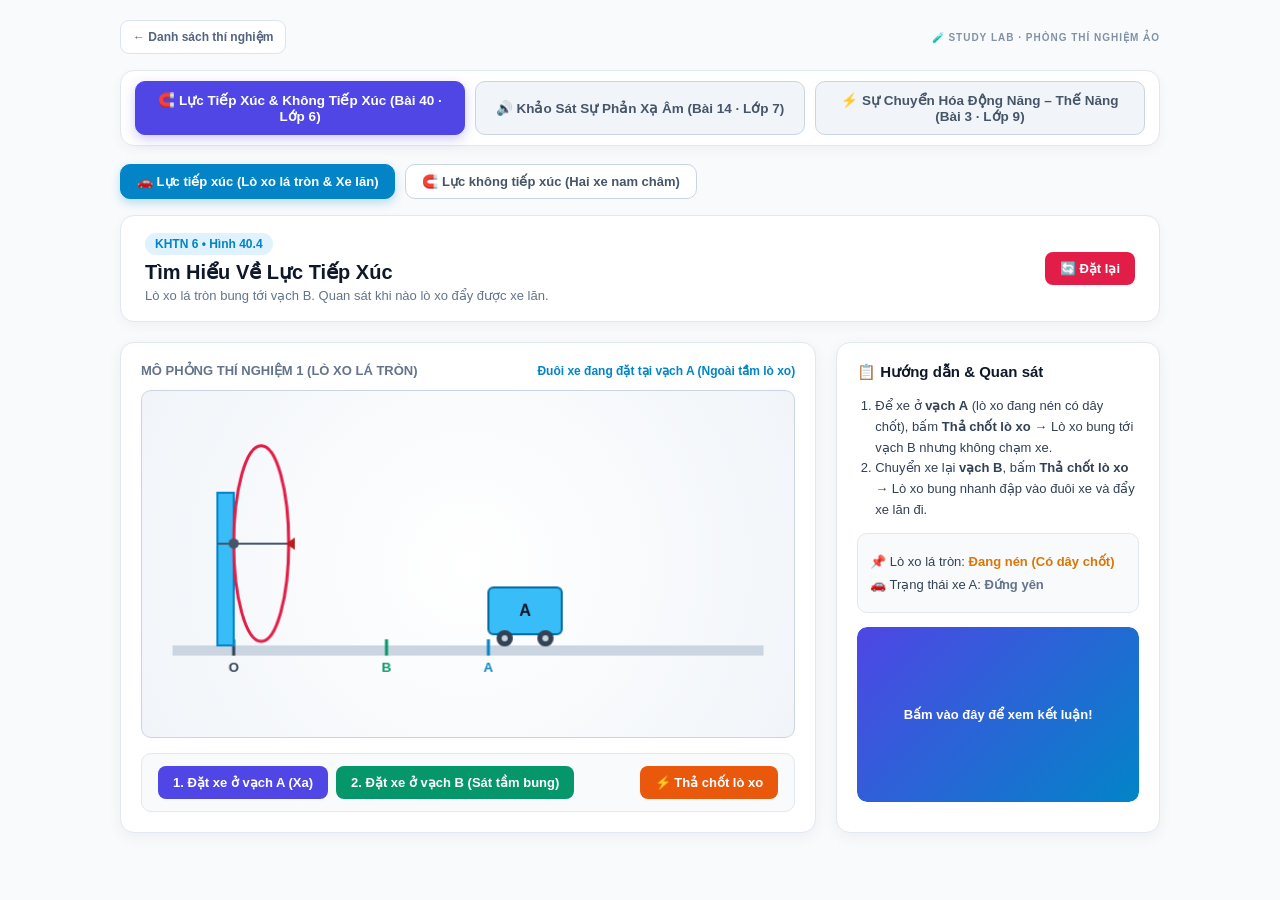
<file: experiments/tong-hop-thi-nghiem-khtn.html>
<!DOCTYPE html>
<html lang="vi">
<head>
    <meta charset="UTF-8">
    <meta name="viewport" content="width=device-width, initial-scale=1, viewport-fit=cover">
    <title>Thí nghiệm Lực, Phản xạ âm và Năng lượng | Study Lab</title>
    <style>
        body {
            font-family: 'Segoe UI', Tahoma, Geneva, Verdana, sans-serif;
            background-color: #f8fafc;
            color: #1e293b;
            margin: 0;
            padding: 20px;
            display: flex;
            flex-direction: column;
            align-items: center;
            user-select: none;
            -webkit-user-select: none;
        }
        .container {
            width: 100%;
            max-width: 1040px;
        }
        /* Thanh điều hướng tổng hợp các thí nghiệm */
        .main-nav {
            display: flex;
            gap: 10px;
            margin-bottom: 18px;
            flex-wrap: wrap;
            background: #ffffff;
            padding: 10px 14px;
            border-radius: 14px;
            border: 1px solid #e2e8f0;
            box-shadow: 0 4px 12px rgba(15, 23, 42, 0.04);
        }
        .main-tab-btn {
            background: #f1f5f9;
            color: #475569;
            border: 1.5px solid #cbd5e1;
            padding: 10px 16px;
            border-radius: 10px;
            font-weight: 700;
            font-size: 13.5px;
            cursor: pointer;
            transition: all 0.2s;
            display: flex;
            align-items: center;
            gap: 8px;
            flex: 1;
            min-width: 210px;
            justify-content: center;
        }
        .main-tab-btn:hover { background: #e2e8f0; }
        .main-tab-btn.active {
            background: #4f46e5;
            color: #ffffff;
            border-color: #4f46e5;
            box-shadow: 0 4px 12px rgba(79, 70, 229, 0.28);
        }

        /* Sub-tabs cho phần Lực */
        .sub-tabs {
            display: flex;
            gap: 10px;
            margin-bottom: 16px;
            flex-wrap: wrap;
        }
        .sub-tab-btn {
            background: #ffffff;
            color: #475569;
            border: 1px solid #cbd5e1;
            padding: 9px 16px;
            border-radius: 10px;
            font-weight: 600;
            font-size: 13px;
            cursor: pointer;
            transition: all 0.2s;
        }
        .sub-tab-btn:hover { background: #f1f5f9; }
        .sub-tab-btn.active {
            background: #0284c7;
            color: #ffffff;
            border-color: #0284c7;
            box-shadow: 0 4px 10px rgba(2, 132, 199, 0.25);
        }

        .header {
            background: #ffffff;
            border: 1px solid #e2e8f0;
            padding: 18px 24px;
            border-radius: 14px;
            margin-bottom: 20px;
            display: flex;
            justify-content: space-between;
            align-items: center;
            flex-wrap: wrap;
            gap: 15px;
            box-shadow: 0 4px 12px rgba(15, 23, 42, 0.04);
        }
        .main-grid {
            display: grid;
            grid-template-columns: 2.15fr 1fr;
            gap: 20px;
        }
        @media (max-width: 860px) {
            .main-grid { grid-template-columns: 1fr; }
        }
        .card {
            background: #ffffff;
            border: 1px solid #e2e8f0;
            border-radius: 14px;
            padding: 20px;
            box-shadow: 0 4px 15px rgba(15, 23, 42, 0.05);
        }
        canvas {
            background: radial-gradient(circle at center, #ffffff 0%, #f1f5f9 100%);
            border: 1px solid #cbd5e1;
            border-radius: 10px;
            width: 100%;
            height: auto;
            display: block;
            touch-action: none;
        }
        button.action-btn {
            background: #4f46e5;
            color: white;
            border: none;
            padding: 9px 15px;
            border-radius: 8px;
            cursor: pointer;
            font-weight: 600;
            font-size: 13px;
            transition: all 0.15s ease;
        }
        button.action-btn:hover { background: #4338ca; transform: translateY(-1px); }
        .btn-active { background: #059669 !important; box-shadow: 0 0 10px rgba(5, 150, 105, 0.4); }
        .btn-reset { background: #e11d48 !important; }
        .btn-reset:hover { background: #be123c !important; }
        .badge {
            background: #e0f2fe;
            color: #0284c7;
            padding: 4px 10px;
            border-radius: 20px;
            font-size: 12px;
            font-weight: 600;
        }
        .hidden { display: none !important; }
        .status-box p { margin: 8px 0; }
        .control-group {
            display: flex;
            align-items: center;
            justify-content: space-between;
            background: #f8fafc;
            padding: 12px 16px;
            border-radius: 10px;
            border: 1px solid #e2e8f0;
            margin-top: 15px;
            flex-wrap: wrap;
            gap: 10px;
        }
        .material-btn, .btn-mode {
            background: #f1f5f9;
            border: 1.5px solid #cbd5e1;
            color: #334155;
            padding: 8px 13px;
            border-radius: 8px;
            font-weight: 600;
            cursor: pointer;
            font-size: 12.5px;
            transition: all 0.2s;
        }
        .material-btn.active {
            background: #4f46e5;
            border-color: #4f46e5;
            color: white;
            box-shadow: 0 4px 10px rgba(79, 70, 229, 0.25);
        }
        .btn-mode.active {
            background: #0284c7;
            color: #ffffff;
            border-color: #0284c7;
        }

        /* Sliders */
        .slider-panel {
            background: #f8fafc;
            padding: 12px 16px;
            border-radius: 10px;
            border: 1px solid #e2e8f0;
            margin-top: 14px;
            display: flex;
            flex-direction: column;
            gap: 10px;
        }
        .slider-row {
            display: flex;
            align-items: center;
            gap: 12px;
            flex-wrap: wrap;
        }
        .slider-row label {
            font-size: 13px;
            font-weight: 700;
            min-width: 100px;
        }
        .slider-row input[type="range"] {
            flex: 1;
            min-width: 180px;
            height: 8px;
            border-radius: 5px;
            cursor: pointer;
        }

        /* Thanh đo năng lượng con lắc */
        .energy-bars {
            background: #f8fafc;
            padding: 12px;
            border-radius: 10px;
            border: 1px solid #e2e8f0;
            margin-bottom: 12px;
        }
        .bar-item { margin-bottom: 8px; }
        .bar-item:last-child { margin-bottom: 0; }
        .bar-label {
            display: flex;
            justify-content: space-between;
            font-size: 12px;
            font-weight: 700;
            margin-bottom: 3px;
        }
        .bar-track {
            width: 100%;
            height: 10px;
            background: #e2e8f0;
            border-radius: 6px;
            overflow: hidden;
        }
        .bar-fill {
            height: 100%;
            width: 0%;
            border-radius: 6px;
            transition: width 0.05s linear;
        }

        /* Miếng che kết luận */
        .conclusion-wrapper {
            position: relative;
            overflow: hidden;
            border-radius: 10px;
            margin-top: 14px;
        }
        .conclusion-cover {
            position: absolute;
            top: 0;
            left: 0;
            width: 100%;
            height: 100%;
            background: linear-gradient(135deg, #4f46e5, #0284c7);
            color: white;
            display: flex;
            flex-direction: column;
            align-items: center;
            justify-content: center;
            font-weight: 600;
            font-size: 13px;
            cursor: pointer;
            border-radius: 10px;
            transition: transform 0.4s ease, opacity 0.4s ease;
            z-index: 2;
            text-align: center;
            padding: 15px;
            box-shadow: 0 4px 12px rgba(0, 0, 0, 0.15);
        }
        .conclusion-cover:hover {
            background: linear-gradient(135deg, #4338ca, #0369a1);
        }
        .conclusion-cover.revealed {
            transform: translateY(100%);
            opacity: 0;
            pointer-events: none;
        }
        .conclusion-box {
            background: #ecfdf5;
            border: 1px solid #a7f3d0;
            color: #065f46;
            padding: 14px;
            border-radius: 10px;
            font-size: 13px;
            line-height: 1.6;
        }
    
        .lab-topbar {
            display: flex; align-items: center; justify-content: space-between;
            gap: 12px; flex-wrap: wrap; margin-bottom: 16px;
        }
        .back-link {
            display: inline-flex; align-items: center; gap: 7px; padding: 9px 12px;
            border: 1px solid #dbe5f1; border-radius: 9px; background: #fff;
            color: #52647f; text-decoration: none; font-size: 12px; font-weight: 700;
            transition: .2s ease;
        }
        .back-link:hover { color: #4f46e5; border-color: #b8c8f5; transform: translateX(-2px); }
        .lab-brand { color: #8391a6; font-size: 10px; font-weight: 800; letter-spacing: 1px; }
        .conclusion-cover:focus-visible { outline: 3px solid #f59e0b; outline-offset: -5px; }

    </style>
    <link rel="stylesheet" href="../assets/css/experiment-mobile.css">
</head>
<body>
    <div class="container">
        <div class="lab-topbar">
            <a class="back-link" href="../index.html">← Danh sách thí nghiệm</a>
            <span class="lab-brand">🧪 STUDY LAB · PHÒNG THÍ NGHIỆM ẢO</span>
        </div>
        <!-- THANH CHỌN CHỦ ĐỀ THÍ NGHIỆM TỔNG HỢP -->
        <div class="main-nav">
            <button class="main-tab-btn active" id="navLabForce" onclick="switchMainLab('force')">
                🧲 Lực Tiếp Xúc & Không Tiếp Xúc (Bài 40 · Lớp 6)
            </button>
            <button class="main-tab-btn" id="navLabSound" onclick="switchMainLab('sound')">
                🔊 Khảo Sát Sự Phản Xạ Âm (Bài 14 · Lớp 7)
            </button>
            <button class="main-tab-btn" id="navLabEnergy" onclick="switchMainLab('energy')">
                ⚡ Sự Chuyển Hóa Động Năng – Thế Năng (Bài 3 · Lớp 9)
            </button>
        </div>

        <!-- ===================================================================== -->
        <!-- PHẦN 1: LỰC TIẾP XÚC & LỰC KHÔNG TIẾP XÚC (KHTN 6)                    -->
        <!-- ===================================================================== -->
        <div id="labForceWrapper">
            <div class="sub-tabs">
                <button class="sub-tab-btn active" id="tabForce1" onclick="switchForceSubLab('exp1')">
                    🚗 Lực tiếp xúc (Lò xo lá tròn & Xe lăn)
                </button>
                <button class="sub-tab-btn" id="tabForce2" onclick="switchForceSubLab('exp2')">
                    🧲 Lực không tiếp xúc (Hai xe nam châm)
                </button>
            </div>

            <!-- Thí nghiệm 1.1: Lực tiếp xúc -->
            <div id="forceExp1Section">
                <div class="header">
                    <div>
                        <span class="badge">KHTN 6 &bull; Hình 40.4</span>
                        <h1 style="margin: 8px 0 4px 0; font-size: 20px; color: #0f172a;">Tìm Hiểu Về Lực Tiếp Xúc</h1>
                        <p style="color: #64748b; font-size: 13px; margin: 0;">Lò xo lá tròn bung tới vạch B. Quan sát khi nào lò xo đẩy được xe lăn.</p>
                    </div>
                    <button class="action-btn btn-reset" onclick="resetForceExp1()">🔄 Đặt lại</button>
                </div>

                <div class="main-grid">
                    <div class="card">
                        <div style="display: flex; justify-content: space-between; align-items: center; margin-bottom: 12px;">
                            <span style="font-size: 13px; color: #64748b; font-weight: 600;">MÔ PHỎNG THÍ NGHIỆM 1 (LÒ XO LÁ TRÒN)</span>
                            <span id="exp1PosText" style="font-size: 12px; color: #0284c7; font-weight: 600;">Đuôi xe đang đặt tại vạch A (Ngoài tầm lò xo)</span>
                        </div>
                        <canvas id="forceCanvas1" width="640" height="340"></canvas>
                        <div class="control-group">
                            <div style="display: flex; gap: 8px; flex-wrap: wrap;">
                                <button class="action-btn" onclick="setCarPosition('A')">1. Đặt xe ở vạch A (Xa)</button>
                                <button class="action-btn" style="background: #059669;" onclick="setCarPosition('B')">2. Đặt xe ở vạch B (Sát tầm bung)</button>
                            </div>
                            <button class="action-btn" style="background: #ea580c;" onclick="releaseSpring()">⚡ Thả chốt lò xo</button>
                        </div>
                    </div>

                    <div class="card" style="display: flex; flex-direction: column; justify-content: space-between;">
                        <div>
                            <h3 style="margin-top: 0; font-size: 15px; color: #0f172a;">📋 Hướng dẫn & Quan sát</h3>
                            <ol style="padding-left: 18px; font-size: 13px; color: #334155; line-height: 1.6; margin-bottom: 12px;">
                                <li>Để xe ở <b>vạch A</b> (lò xo đang nén có dây chốt), bấm <b>Thả chốt lò xo</b> &rarr; Lò xo bung tới vạch B nhưng không chạm xe.</li>
                                <li>Chuyển xe lại <b>vạch B</b>, bấm <b>Thả chốt lò xo</b> &rarr; Lò xo bung nhanh đập vào đuôi xe và đẩy xe lăn đi.</li>
                            </ol>
                            <div class="status-box" style="background: #f8fafc; padding: 12px; border-radius: 10px; border: 1px solid #e2e8f0; font-size: 13px; color: #334155;">
                                <p>📌 Lò xo lá tròn: <span id="e1SpringState" style="color: #d97706; font-weight: bold;">Đang nén (Có dây chốt)</span></p>
                                <p>🚗 Trạng thái xe A: <span id="e1CarState" style="color: #64748b; font-weight: bold;">Đứng yên</span></p>
                            </div>
                            <div class="conclusion-wrapper" id="conclusion-force-contact">
                                <div class="conclusion-cover" role="button" tabindex="0" aria-label="Bấm vào đây để xem kết luận" onclick="revealConclusion(this)" onkeydown="if(event.key === 'Enter' || event.key === ' '){event.preventDefault();revealConclusion(this)}">
                                    Bấm vào đây để xem kết luận!
                                </div>
                                <div class="conclusion-box">
                                    <b>💡 Giải thích & Kết luận:</b><br>
                                    - <b>Đặt ở A:</b> Lò xo bung hết cỡ chỉ chạm tới vạch B, không tiếp xúc với xe nên không truyền lực &rarr; xe đứng yên.<br>
                                    - <b>Đặt ở B (hoặc trong khoảng OB):</b> Khi bung ra, lò xo tiếp xúc trực tiếp với xe và đẩy xe chuyển động. Đây là <b>lực tiếp xúc</b>.
                                </div>
                            </div>
                        </div>
                    </div>
                </div>
            </div>

            <!-- Thí nghiệm 1.2: Lực không tiếp xúc -->
            <div id="forceExp2Section" class="hidden">
                <div class="header">
                    <div>
                        <span class="badge">KHTN 6 &bull; Hình 40.5</span>
                        <h1 style="margin: 8px 0 4px 0; font-size: 20px; color: #0f172a;">Tìm Hiểu Về Lực Không Tiếp Xúc</h1>
                        <p style="color: #64748b; font-size: 13px; margin: 0;">Tự do kéo trực tiếp xe trên màn hình hoặc dùng thanh kéo bên dưới để tránh ngón tay che khuất.</p>
                    </div>
                    <button class="action-btn btn-reset" onclick="resetForceExp2()">🔄 Đặt lại vị trí</button>
                </div>

                <div class="main-grid">
                    <div class="card">
                        <div style="display: flex; justify-content: space-between; align-items: center; margin-bottom: 12px;">
                            <span style="font-size: 13px; color: #64748b; font-weight: 600;">KÉO XE TRỰC TIẾP HOẶC DÙNG THANH TRƯỢT</span>
                            <span style="font-size: 12px; color: #0284c7; font-weight: 600;">Hai cực cùng tên (N - N) đẩy nhau</span>
                        </div>
                        <canvas id="forceCanvas2" width="640" height="320" style="cursor: grab;"></canvas>
                        <div class="slider-panel">
                            <div class="slider-row">
                                <label for="sliderCarB" style="color: #ef4444;">🟥 Kéo Xe B:</label>
                                <input type="range" id="sliderCarB" min="70" max="570" value="200" oninput="onCarSliderMove('B', this.value)">
                            </div>
                            <div class="slider-row">
                                <label for="sliderCarA" style="color: #3b82f6;">🟦 Kéo Xe A:</label>
                                <input type="range" id="sliderCarA" min="70" max="570" value="430" oninput="onCarSliderMove('A', this.value)">
                            </div>
                        </div>
                    </div>

                    <div class="card" style="display: flex; flex-direction: column; justify-content: space-between;">
                        <div>
                            <h3 style="margin-top: 0; font-size: 15px; color: #0f172a;">📋 Hướng dẫn tương tác</h3>
                            <ol style="padding-left: 18px; font-size: 13px; color: #334155; line-height: 1.6; margin-bottom: 12px;">
                                <li>Nhấn giữ và kéo <b>Xe B</b> (màu cam) tiến lại gần <b>Xe A</b> (màu xanh) — hoặc kéo thanh trượt bên dưới nếu dùng điện thoại.</li>
                                <li>Quan sát khoảng cách giữa 2 xe: Xe A tự động lùi ra xa <b>trước khi hai xe chạm vào nhau</b>.</li>
                            </ol>
                            <div class="status-box" style="background: #f8fafc; padding: 12px; border-radius: 10px; border: 1px solid #e2e8f0; font-size: 13px; color: #334155;">
                                <p>📏 Khoảng cách 2 xe: <span id="e2DistText" style="color: #0284c7; font-weight: bold;">150 px</span></p>
                                <p>🧲 Lực từ tương tác: <span id="e2ForceState" style="color: #64748b; font-weight: bold;">Chưa đủ gần</span></p>
                            </div>
                            <div class="conclusion-wrapper" id="conclusion-force-noncontact">
                                <div class="conclusion-cover" role="button" tabindex="0" aria-label="Bấm vào đây để xem kết luận" onclick="revealConclusion(this)" onkeydown="if(event.key === 'Enter' || event.key === ' '){event.preventDefault();revealConclusion(this)}">
                                    Bấm vào đây để xem kết luận!
                                </div>
                                <div class="conclusion-box">
                                    <b>💡 Giải thích & Kết luận:</b><br>
                                    - Không cần đẩy xe B chạm vào xe A thì xe A mới chuyển động. Khi đưa lại gần, từ trường của hai nam châm cùng cực đã đẩy xe A chuyển động.<br>
                                    - Lực xuất hiện khi hai vật <b>không tiếp xúc với nhau</b> gọi là <b>lực không tiếp xúc</b>.
                                </div>
                            </div>
                        </div>
                    </div>
                </div>
            </div>
        </div>

        <!-- ===================================================================== -->
        <!-- PHẦN 2: KHẢO SÁT SỰ PHẢN XẠ ÂM (KHTN 7)                               -->
        <!-- ===================================================================== -->
        <div id="labSoundWrapper" class="hidden">
            <div class="header">
                <div>
                    <span class="badge">KHTN 7 &bull; Sóng âm</span>
                    <h1 style="margin: 8px 0 4px 0; font-size: 20px; color: #0f172a;">Phòng Thí Nghiệm: Khảo Sát Sự Phản Xạ Âm</h1>
                    <p style="color: #64748b; font-size: 13px; margin: 0;">Quan sát đường truyền của các nhịp sóng âm khi gặp các bề mặt vật liệu khác nhau.</p>
                </div>
                <button class="action-btn btn-reset" onclick="resetSoundLab()">🔄 Đặt lại</button>
            </div>

            <div class="main-grid">
                <div class="card">
                    <div style="display: flex; justify-content: space-between; align-items: center; margin-bottom: 12px;">
                        <span style="font-size: 13px; color: #64748b; font-weight: 600;">SƠ ĐỒ THÍ NGHIỆM PHẢN XẠ ÂM</span>
                        <span id="activeMatName" style="font-size: 12px; color: #0284c7; font-weight: 600;">Đang gắn: Tấm gỗ nhẵn</span>
                    </div>
                    <canvas id="soundCanvas" width="640" height="380"></canvas>
                    <div class="control-group">
                        <div style="display: flex; gap: 8px; flex-wrap: wrap; align-items: center;">
                            <span style="font-size: 13px; font-weight: 600; color: #334155;">Chọn vật liệu:</span>
                            <button class="material-btn active" id="mat0" onclick="setSoundMaterial(0)">Tấm gỗ nhẵn</button>
                            <button class="material-btn" id="mat1" onclick="setSoundMaterial(1)">Tấm gỗ sần sùi</button>
                            <button class="material-btn" id="mat2" onclick="setSoundMaterial(2)">Tấm xốp mềm</button>
                        </div>
                        <button id="btnSoundPower" class="action-btn" onclick="toggleSoundSource()">🔊 Bật nguồn âm</button>
                    </div>
                </div>

                <div class="card" style="display: flex; flex-direction: column; justify-content: space-between;">
                    <div>
                        <h3 style="margin-top: 0; font-size: 15px; color: #0f172a;">📋 Hướng dẫn thực hiện</h3>
                        <ol style="padding-left: 18px; font-size: 13px; color: #334155; line-height: 1.6; margin-bottom: 12px;">
                            <li>Bấm <b>Bật nguồn âm</b> để đồng hồ phát ra các nhịp sóng âm hướng thẳng lên tấm phản xạ.</li>
                            <li>Lần lượt đổi qua lại 3 loại vật liệu để thay thế tấm phản xạ trên giá đỡ.</li>
                            <li>So sánh các vạch sóng phản xạ truyền tới <b>Bộ thu âm</b> và lắng nghe độ to của âm thanh.</li>
                        </ol>
                        <div class="status-box" style="background: #f8fafc; padding: 12px; border-radius: 10px; border: 1px solid #e2e8f0; font-size: 13px; color: #334155;">
                            <p>🔊 Trạng thái nguồn: <span id="sStatus" style="color: #64748b; font-weight: bold;">Đang tắt</span></p>
                            <p>📊 Cường độ âm thu được: <span id="sIntensity" style="color: #0284c7; font-weight: bold;">0 dB</span></p>
                            <p>⭐ Đánh giá: <span id="sEval" style="color: #475569; font-weight: bold;">---</span></p>
                        </div>
                        <div class="conclusion-wrapper" id="conclusion-reflection">
                            <div class="conclusion-cover" role="button" tabindex="0" aria-label="Bấm vào đây để xem kết luận" onclick="revealConclusion(this)" onkeydown="if(event.key === 'Enter' || event.key === ' '){event.preventDefault();revealConclusion(this)}">
                                    Bấm vào đây để xem kết luận!
                            </div>
                            <div class="conclusion-box">
                                <b>💡 Nhận xét & Kết luận:</b><br>
                                - <b>Phản xạ âm tốt:</b> Bề mặt cứng, phẳng và nhẵn phản chiếu sóng âm rõ nét, cường độ âm thu được lớn.<br>
                                - <b>Phản xạ âm kém:</b> Bề mặt mềm, xốp hoặc gồ ghề, sần sùi làm tán xạ và hấp thụ mạnh sóng âm.
                            </div>
                        </div>
                    </div>
                </div>
            </div>
        </div>

        <!-- ===================================================================== -->
        <!-- PHẦN 3: CHUYỂN HÓA ĐỘNG NĂNG - THẾ NĂNG CON LẮC ĐƠN (KHTN 9)          -->
        <!-- ===================================================================== -->
        <div id="labEnergyWrapper" class="hidden">
            <div class="header">
                <div>
                    <span class="badge" style="background: #dcfce7; color: #15803d;">KHTN 9 &bull; Hình 3.2</span>
                    <h1 style="margin: 8px 0 4px 0; font-size: 20px; color: #0f172a;">Thí Nghiệm: Sự Chuyển Hóa Động Năng – Thế Năng</h1>
                    <p style="color: #64748b; font-size: 13px; margin: 0;">Kéo vật nặng tới độ cao h (vị trí A) rồi thả nhẹ để quan sát dao động của con lắc đơn.</p>
                </div>
                <button class="action-btn btn-reset" onclick="resetPendulum()">🔄 Đặt lại</button>
            </div>

            <div class="main-grid">
                <div class="card">
                    <div style="display: flex; justify-content: space-between; align-items: center; margin-bottom: 10px; flex-wrap: wrap; gap: 8px;">
                        <span style="font-size: 13px; color: #64748b; font-weight: 600;">CON LẮC ĐƠN (KÉO TRỰC TIẾP QUẢ CẦU HOẶC DÙNG THANH TRƯỢT)</span>
                        <span id="simStatus" style="font-size: 12px; color: #0284c7; font-weight: 700;">Đang giữ tại vị trí A</span>
                    </div>
                    <canvas id="pendulumCanvas" width="640" height="390" style="cursor: grab;"></canvas>
                    <div class="slider-panel">
                        <div class="slider-row">
                            <label for="heightSlider" style="color: #334155; min-width: 125px;">Độ cao h (Vị trí A):</label>
                            <input type="range" id="heightSlider" min="5" max="100" value="65" oninput="onPendulumSlider(this.value)">
                            <span id="heightValText" style="font-size: 13px; font-weight: 700; color: #0284c7; min-width: 48px;">65 cm</span>
                            <div style="display: flex; gap: 8px;">
                                <button class="action-btn" style="background: #059669;" onclick="releaseBall()">▶ Thả nhẹ</button>
                                <button class="action-btn" style="background: #64748b;" id="btnPause" onclick="togglePendulumPause()">⏸ Tạm dừng</button>
                            </div>
                        </div>
                        <div class="slider-row" style="border-top: 1px dashed #cbd5e1; padding-top: 10px; justify-content: space-between;">
                            <span style="font-size: 13px; font-weight: 600; color: #475569;">Môi trường thí nghiệm:</span>
                            <div style="display: flex; gap: 8px; flex-wrap: wrap;">
                                <button class="btn-mode active" id="modeAir" onclick="setPendulumEnv('air')">🌬️ Có lực cản không khí (Thực tế)</button>
                                <button class="btn-mode" id="modeVacuum" onclick="setPendulumEnv('vacuum')">🌌 Không có lực cản (Lí tưởng)</button>
                            </div>
                        </div>
                    </div>
                </div>

                <div class="card" style="display: flex; flex-direction: column; justify-content: space-between;">
                    <div>
                        <h3 style="margin-top: 0; margin-bottom: 10px; font-size: 15px; color: #0f172a;">⚡ Biểu đồ chuyển hóa năng lượng</h3>
                        <div class="energy-bars">
                            <div class="bar-item">
                                <div class="bar-label" style="color: #0284c7;">
                                    <span>Thế năng (Wt):</span>
                                    <span id="pePercent">100%</span>
                                </div>
                                <div class="bar-track"><div class="bar-fill" id="peBar" style="background: #0284c7; width: 100%;"></div></div>
                            </div>
                            <div class="bar-item">
                                <div class="bar-label" style="color: #ea580c;">
                                    <span>Động năng (Wđ):</span>
                                    <span id="kePercent">0%</span>
                                </div>
                                <div class="bar-track"><div class="bar-fill" id="keBar" style="background: #ea580c; width: 0%;"></div></div>
                            </div>
                            <div class="bar-item">
                                <div class="bar-label" style="color: #059669;">
                                    <span>Cơ năng tổng (W):</span>
                                    <span id="mePercent">100%</span>
                                </div>
                                <div class="bar-track"><div class="bar-fill" id="meBar" style="background: #059669; width: 100%;"></div></div>
                            </div>
                        </div>

                        <h3 style="margin-top: 12px; margin-bottom: 6px; font-size: 14.5px; color: #0f172a;">📋 Tiến hành & Câu hỏi</h3>
                        <ol style="padding-left: 18px; font-size: 12.5px; color: #334155; line-height: 1.55; margin: 0 0 10px 0;">
                            <li>Kéo vật nặng đến vị trí A ở độ cao h rồi bấm <b>Thả nhẹ</b>.</li>
                            <li>So sánh độ cao điểm B (bên phải) với độ cao điểm A.</li>
                            <li>Quan sát độ cao vật nặng sau một thời gian dao động qua lại điểm O.</li>
                        </ol>

                        <div class="conclusion-wrapper" id="conclusion-energy">
                            <div class="conclusion-cover" role="button" tabindex="0" aria-label="Bấm vào đây để xem kết luận" onclick="revealConclusion(this)" onkeydown="if(event.key === 'Enter' || event.key === ' '){event.preventDefault();revealConclusion(this)}">
                                    Bấm vào đây để xem kết luận!
                            </div>
                            <div class="conclusion-box">
                                <b>💡 Trả lời & Kết luận:</b><br>
                                <b>1. Sự chuyển hóa:</b> Từ A &rarr; O, độ cao giảm dần nên <b>thế năng chuyển hóa thành động năng</b> (tại O động năng lớn nhất). Từ O &rarr; B, tốc độ giảm nên <b>động năng chuyển hóa ngược lại thành thế năng</b>.<br>
                                <b>2. Độ cao giảm dần:</b> Do có <b>lực cản của không khí</b> (và ma sát ở điểm treo), một phần cơ năng chuyển hóa thành nhiệt năng nên độ cao điểm B thấp hơn A và giảm dần cho đến khi dừng lại ở O.
                            </div>
                        </div>
                    </div>
                </div>
            </div>
        </div>
    </div>

    <script>
        // =====================================================================
        // HỆ THỐNG ÂM THANH CHUNG (WEB AUDIO API)
        // =====================================================================
        const audioCtx = new (window.AudioContext || window.webkitAudioContext)();

        function playSound(type, param = 1) {
            if (audioCtx.state === 'suspended') audioCtx.resume();
            const osc = audioCtx.createOscillator();
            const gain = audioCtx.createGain();
            osc.connect(gain);
            gain.connect(audioCtx.destination);

            if (type === 'click') {
                osc.frequency.setValueAtTime(440, audioCtx.currentTime);
                gain.gain.setValueAtTime(0.08, audioCtx.currentTime);
                gain.gain.exponentialRampToValueAtTime(0.001, audioCtx.currentTime + 0.08);
                osc.start(); osc.stop(audioCtx.currentTime + 0.08);
            } else if (type === 'spring') {
                osc.type = 'sawtooth';
                osc.frequency.setValueAtTime(380, audioCtx.currentTime);
                osc.frequency.exponentialRampToValueAtTime(140, audioCtx.currentTime + 0.18);
                gain.gain.setValueAtTime(0.18, audioCtx.currentTime);
                gain.gain.exponentialRampToValueAtTime(0.001, audioCtx.currentTime + 0.18);
                osc.start(); osc.stop(audioCtx.currentTime + 0.18);
            } else if (type === 'hit') {
                osc.type = 'triangle';
                osc.frequency.setValueAtTime(180, audioCtx.currentTime);
                osc.frequency.exponentialRampToValueAtTime(60, audioCtx.currentTime + 0.15);
                gain.gain.setValueAtTime(0.25, audioCtx.currentTime);
                gain.gain.exponentialRampToValueAtTime(0.001, audioCtx.currentTime + 0.15);
                osc.start(); osc.stop(audioCtx.currentTime + 0.15);
            } else if (type === 'repel') {
                osc.type = 'sine';
                osc.frequency.setValueAtTime(520, audioCtx.currentTime);
                osc.frequency.linearRampToValueAtTime(720, audioCtx.currentTime + 0.15);
                gain.gain.setValueAtTime(0.08, audioCtx.currentTime);
                gain.gain.exponentialRampToValueAtTime(0.001, audioCtx.currentTime + 0.15);
                osc.start(); osc.stop(audioCtx.currentTime + 0.15);
            } else if (type === 'beep') {
                osc.type = 'sine';
                osc.frequency.setValueAtTime(880, audioCtx.currentTime);
                let vol = 0.015 + param * 0.16;
                gain.gain.setValueAtTime(vol, audioCtx.currentTime);
                gain.gain.exponentialRampToValueAtTime(0.0001, audioCtx.currentTime + 0.12);
                osc.start(); osc.stop(audioCtx.currentTime + 0.12);
            } else if (type === 'tick') {
                osc.type = 'sine';
                osc.frequency.setValueAtTime(520 + param * 200, audioCtx.currentTime);
                gain.gain.setValueAtTime(Math.min(0.12, 0.02 + param * 0.1), audioCtx.currentTime);
                gain.gain.exponentialRampToValueAtTime(0.0001, audioCtx.currentTime + 0.06);
                osc.start(); osc.stop(audioCtx.currentTime + 0.06);
            }
        }

        // =====================================================================
        // ĐIỀU HƯỚNG GIỮA 3 CHỦ ĐỀ THÍ NGHIỆM
        // =====================================================================
        let activeMainLab = 'force';

        function switchMainLab(lab) {
            playSound('click');
            activeMainLab = lab;

            // Tắt âm thanh nhịp đồng hồ nếu rời khỏi tab Phản xạ âm
            if (lab !== 'sound' && soundOn) {
                toggleSoundSource();
            }

            document.getElementById('labForceWrapper').classList.toggle('hidden', lab !== 'force');
            document.getElementById('labSoundWrapper').classList.toggle('hidden', lab !== 'sound');
            document.getElementById('labEnergyWrapper').classList.toggle('hidden', lab !== 'energy');

            document.getElementById('navLabForce').classList.toggle('active', lab === 'force');
            document.getElementById('navLabSound').classList.toggle('active', lab === 'sound');
            document.getElementById('navLabEnergy').classList.toggle('active', lab === 'energy');
        }

        function switchForceSubLab(sub) {
            playSound('click');
            document.getElementById('forceExp1Section').classList.toggle('hidden', sub !== 'exp1');
            document.getElementById('forceExp2Section').classList.toggle('hidden', sub !== 'exp2');
            document.getElementById('tabForce1').classList.toggle('active', sub === 'exp1');
            document.getElementById('tabForce2').classList.toggle('active', sub === 'exp2');
        }

        function revealConclusion(el) {
            if (!el) return;
            playSound('click');
            el.classList.add('revealed');
            el.setAttribute('aria-hidden', 'true');
        }

        function resetConclusionCover(id) {
            const wrapper = document.getElementById('conclusion-' + id);
            const cover = wrapper && wrapper.querySelector('.conclusion-cover');
            if (cover) {
                cover.classList.remove('revealed');
                cover.removeAttribute('aria-hidden');
            }
        }


        // =====================================================================
        // MODULE 1.1: LỰC TIẾP XÚC (LÒ XO LÁ TRÒN & XE LĂN)
        // =====================================================================
        const fCanvas1 = document.getElementById('forceCanvas1');
        const fCtx1 = fCanvas1.getContext('2d');

        const O_X = 90, B_X = 240, A_X = 340, CAR_HALF_W = 36;
        let e1CarPos = 'A';
        let e1SpringCompressed = true;
        let e1SpringDiameter = 54;
        let e1CarCenterX = A_X + CAR_HALF_W;
        let e1CarVx = 0;
        let e1IsReleasing = false;

        function setCarPosition(pos) {
            playSound('click');
            e1CarPos = pos;
            e1SpringCompressed = true;
            e1SpringDiameter = 54;
            e1CarVx = 0;
            e1IsReleasing = false;

            if (pos === 'A') {
                e1CarCenterX = A_X + CAR_HALF_W;
                document.getElementById('exp1PosText').innerText = "Đuôi xe đặt tại vạch A (Ngoài tầm lò xo)";
            } else {
                e1CarCenterX = B_X + CAR_HALF_W;
                document.getElementById('exp1PosText').innerText = "Đuôi xe đặt tại vạch B (Đúng tầm bung lò xo)";
            }
            document.getElementById('e1SpringState').innerText = "Đang nén (Có dây chốt)";
            document.getElementById('e1SpringState').style.color = "#d97706";
            document.getElementById('e1CarState').innerText = "Đứng yên";
            document.getElementById('e1CarState').style.color = "#64748b";
        }

        function releaseSpring() {
            if (!e1SpringCompressed || e1IsReleasing) return;
            playSound('spring');
            e1IsReleasing = true;
            e1SpringCompressed = false;

            document.getElementById('e1SpringState').innerText = "Đã thả chốt (Bung tròn tới B)";
            document.getElementById('e1SpringState').style.color = "#059669";

            let startTime = performance.now();
            let duration = 150;
            let startDiam = 54;
            let endDiam = B_X - O_X;
            let hasCollided = false;

            function animateSpring(now) {
                let t = Math.min(1, (now - startTime) / duration);
                let ease = 1 - Math.pow(1 - t, 2);
                e1SpringDiameter = startDiam + (endDiam - startDiam) * ease;

                let springRightEdge = O_X + e1SpringDiameter;
                let carLeftEdge = e1CarCenterX - CAR_HALF_W;

                if (!hasCollided && springRightEdge >= carLeftEdge - 1) {
                    hasCollided = true;
                    playSound('hit');
                    e1CarVx = 8.5;
                    document.getElementById('e1CarState').innerText = "Chuyển động do lực đẩy tiếp xúc của lò xo!";
                    document.getElementById('e1CarState').style.color = "#059669";
                }

                if (t < 1) {
                    requestAnimationFrame(animateSpring);
                } else {
                    e1SpringDiameter = endDiam;
                    e1IsReleasing = false;
                    if (!hasCollided) {
                        document.getElementById('e1CarState').innerText = "Vẫn đứng yên (Lò xo tới B chưa chạm xe ở A)";
                        document.getElementById('e1CarState').style.color = "#e11d48";
                    }
                }
            }
            requestAnimationFrame(animateSpring);
        }

        function resetForceExp1() {
            resetConclusionCover('force-contact'); setCarPosition('A'); }

        function drawForceExp1() {
            fCtx1.clearRect(0, 0, fCanvas1.width, fCanvas1.height);
            if (e1CarVx > 0.05) {
                e1CarCenterX += e1CarVx;
                e1CarVx *= 0.965;
                if (e1CarCenterX > 570) { e1CarCenterX = 570; e1CarVx = 0; }
            } else { e1CarVx = 0; }

            const floorY = 250;
            fCtx1.fillStyle = '#cbd5e1';
            fCtx1.fillRect(30, floorY, 580, 10);

            fCtx1.fillStyle = '#334155';
            fCtx1.font = 'bold 13px sans-serif';
            fCtx1.textAlign = 'center';
            fCtx1.fillRect(O_X - 1.5, floorY - 6, 3, 16);
            fCtx1.fillText("O", O_X, floorY + 26);

            fCtx1.fillStyle = '#059669';
            fCtx1.fillRect(B_X - 1.5, floorY - 6, 3, 16);
            fCtx1.fillText("B", B_X, floorY + 26);

            fCtx1.fillStyle = '#0284c7';
            fCtx1.fillRect(A_X - 1.5, floorY - 6, 3, 16);
            fCtx1.fillText("A", A_X, floorY + 26);

            fCtx1.fillStyle = '#38bdf8';
            fCtx1.strokeStyle = '#0284c7';
            fCtx1.lineWidth = 2;
            fCtx1.fillRect(O_X - 16, 100, 16, floorY - 100);
            fCtx1.strokeRect(O_X - 16, 100, 16, floorY - 100);

            let rx = e1SpringDiameter / 2;
            let ry = 75 + (150 - e1SpringDiameter) * 0.22;
            let springCenterX = O_X + rx;
            let springCenterY = floorY - ry - 4;

            fCtx1.save();
            fCtx1.strokeStyle = '#e11d48';
            fCtx1.lineWidth = 3;
            fCtx1.beginPath();
            fCtx1.ellipse(springCenterX, springCenterY, rx, ry, 0, 0, Math.PI * 2);
            fCtx1.stroke();

            fCtx1.fillStyle = '#475569';
            fCtx1.beginPath();
            fCtx1.arc(O_X, springCenterY, 5, 0, Math.PI * 2);
            fCtx1.fill();

            if (e1SpringCompressed) {
                fCtx1.strokeStyle = '#475569';
                fCtx1.lineWidth = 2;
                fCtx1.beginPath();
                fCtx1.moveTo(O_X - 16, springCenterY);
                fCtx1.lineTo(O_X + e1SpringDiameter + 6, springCenterY);
                fCtx1.stroke();

                fCtx1.fillStyle = '#b91c1c';
                fCtx1.beginPath();
                fCtx1.moveTo(O_X + e1SpringDiameter + 6, springCenterY - 6);
                fCtx1.lineTo(O_X + e1SpringDiameter + 6, springCenterY + 6);
                fCtx1.lineTo(O_X + e1SpringDiameter - 3, springCenterY);
                fCtx1.fill();
            }
            fCtx1.restore();

            // Vẽ Xe A
            fCtx1.save();
            fCtx1.translate(e1CarCenterX, floorY - 15);
            fCtx1.fillStyle = '#38bdf8';
            fCtx1.strokeStyle = '#0369a1';
            fCtx1.lineWidth = 2;
            fCtx1.beginPath();
            fCtx1.roundRect(-CAR_HALF_W, -42, CAR_HALF_W * 2, 46, 5);
            fCtx1.fill(); fCtx1.stroke();
            fCtx1.fillStyle = '#0f172a';
            fCtx1.font = 'bold 16px sans-serif';
            fCtx1.textAlign = 'center';
            fCtx1.fillText("A", 0, -14);
            fCtx1.fillStyle = '#334155';
            fCtx1.beginPath(); fCtx1.arc(-20, 8, 8, 0, Math.PI * 2); fCtx1.fill();
            fCtx1.beginPath(); fCtx1.arc(20, 8, 8, 0, Math.PI * 2); fCtx1.fill();
            fCtx1.fillStyle = '#cbd5e1';
            fCtx1.beginPath(); fCtx1.arc(-20, 8, 3, 0, Math.PI * 2); fCtx1.fill();
            fCtx1.beginPath(); fCtx1.arc(20, 8, 3, 0, Math.PI * 2); fCtx1.fill();
            fCtx1.restore();
        }

        // =====================================================================
        // MODULE 1.2: LỰC KHÔNG TIẾP XÚC (HAI XE NAM CHÂM)
        // =====================================================================
        const fCanvas2 = document.getElementById('forceCanvas2');
        const fCtx2 = fCanvas2.getContext('2d');

        let carBX = 200, carAX = 430, carAVx = 0, carBVx = 0;
        let draggingCar = null, dragOffsetX = 0, lastRepelSoundTime = 0;
        const CAR2_HALF_W = 40, REPEL_RANGE = 155;

        function onCarSliderMove(whichCar, val) {
            let numVal = parseFloat(val);
            if (whichCar === 'B') { carBX = numVal; carBVx = 0; }
            else { carAX = numVal; carAVx = 0; }
        }

        function resetForceExp2() {
            resetConclusionCover('force-noncontact');
            playSound('click');
            carBX = 200; carAX = 430; carAVx = 0; carBVx = 0; draggingCar = null;
            document.getElementById('sliderCarB').value = carBX;
            document.getElementById('sliderCarA').value = carAX;
        }

        function getForceCanvas2X(evt) {
            const rect = fCanvas2.getBoundingClientRect();
            const clientX = evt.touches ? evt.touches[0].clientX : evt.clientX;
            return (clientX - rect.left) * (fCanvas2.width / rect.width);
        }

        fCanvas2.addEventListener('pointerdown', (evt) => {
            const mx = getForceCanvas2X(evt);
            if (Math.abs(mx - carBX) < CAR2_HALF_W + 12) {
                draggingCar = 'B'; dragOffsetX = mx - carBX; fCanvas2.style.cursor = 'grabbing';
            } else if (Math.abs(mx - carAX) < CAR2_HALF_W + 12) {
                draggingCar = 'A'; dragOffsetX = mx - carAX; fCanvas2.style.cursor = 'grabbing';
            }
        });

        window.addEventListener('pointermove', (evt) => {
            if (!draggingCar) return;
            const mx = getForceCanvas2X(evt);
            let newX = Math.max(70, Math.min(570, mx - dragOffsetX));
            if (draggingCar === 'B') { carBX = newX; carBVx = 0; }
            else { carAX = newX; carAVx = 0; }
        });

        window.addEventListener('pointerup', () => {
            if (draggingCar) { draggingCar = null; fCanvas2.style.cursor = 'grab'; }
        });

        function drawForceExp2() {
            let dist = carAX - carBX;
            if (dist < REPEL_RANGE) {
                let overlap = REPEL_RANGE - dist;
                let pushForce = Math.min(4.5, (overlap / REPEL_RANGE) * 4.2);
                if (draggingCar === 'B') carAVx += pushForce * 0.45;
                else if (draggingCar === 'A') carBVx -= pushForce * 0.45;
                else { carAVx += pushForce * 0.3; carBVx -= pushForce * 0.3; }

                if (performance.now() - lastRepelSoundTime > 260 && pushForce > 0.6) {
                    playSound('repel'); lastRepelSoundTime = performance.now();
                }
                document.getElementById('e2ForceState').innerText = "Đang đẩy nhau (Không cần tiếp xúc!)";
                document.getElementById('e2ForceState').style.color = "#e11d48";
            } else {
                document.getElementById('e2ForceState').innerText = "Chưa đủ gần";
                document.getElementById('e2ForceState').style.color = "#64748b";
            }

            if (draggingCar !== 'A') { carAX += carAVx; carAVx *= 0.88; if (Math.abs(carAVx) < 0.05) carAVx = 0; }
            if (draggingCar !== 'B') { carBX += carBVx; carBVx *= 0.88; if (Math.abs(carBVx) < 0.05) carBVx = 0; }

            carBX = Math.max(70, Math.min(570, carBX));
            carAX = Math.max(70, Math.min(570, carAX));
            if (carAX - carBX < CAR2_HALF_W * 2 + 8) {
                if (draggingCar === 'B') carAX = Math.min(570, carBX + CAR2_HALF_W * 2 + 8);
                else carBX = Math.max(70, carAX - (CAR2_HALF_W * 2 + 8));
            }

            document.getElementById('sliderCarB').value = Math.round(carBX);
            document.getElementById('sliderCarA').value = Math.round(carAX);
            let gapPx = Math.max(0, Math.round((carAX - carBX) - CAR2_HALF_W * 2));
            document.getElementById('e2DistText').innerText = gapPx + " px (Mép 2 xe)";

            fCtx2.clearRect(0, 0, fCanvas2.width, fCanvas2.height);
            const floorY = 235;
            fCtx2.fillStyle = '#cbd5e1';
            fCtx2.fillRect(30, floorY, 580, 10);

            dist = carAX - carBX;
            if (dist < REPEL_RANGE + 15) {
                let midX = (carBX + carAX) / 2;
                let intensity = Math.min(1, (REPEL_RANGE + 15 - dist) / 70);
                fCtx2.save();
                fCtx2.strokeStyle = `rgba(225, 29, 72, ${0.25 + intensity * 0.65})`;
                fCtx2.lineWidth = 2;
                fCtx2.setLineDash([4, 4]);
                for (let offset of [-14, 0, 14]) {
                    fCtx2.beginPath();
                    fCtx2.moveTo(carBX + CAR2_HALF_W, floorY - 52 + offset * 0.4);
                    fCtx2.quadraticCurveTo(midX - 6, floorY - 52 + offset * 1.8, midX - 6, floorY - 52 + offset * 2.5);
                    fCtx2.stroke();

                    fCtx2.beginPath();
                    fCtx2.moveTo(carAX - CAR2_HALF_W, floorY - 52 + offset * 0.4);
                    fCtx2.quadraticCurveTo(midX + 6, floorY - 52 + offset * 1.8, midX + 6, floorY - 52 + offset * 2.5);
                    fCtx2.stroke();
                }
                if (intensity > 0.25) {
                    fCtx2.setLineDash([]);
                    fCtx2.fillStyle = '#e11d48';
                    fCtx2.font = 'bold 12px sans-serif';
                    fCtx2.textAlign = 'center';
                    fCtx2.fillText("⬅ Lực từ đẩy nhau ➡", midX, floorY - 95);
                }
                fCtx2.restore();
            }

            drawMagnetCar(fCtx2, carBX, floorY - 15, "B", '#fb923c', '#ea580c', 'S', '#2563eb', 'N', '#e11d48');
            drawMagnetCar(fCtx2, carAX, floorY - 15, "A", '#38bdf8', '#0284c7', 'N', '#e11d48', 'S', '#2563eb');
        }

        function drawMagnetCar(ctx, cx, cy, label, bodyColor, strokeColor, leftPole, leftColor, rightPole, rightColor) {
            ctx.save(); ctx.translate(cx, cy);
            ctx.fillStyle = bodyColor; ctx.strokeStyle = strokeColor; ctx.lineWidth = 2;
            ctx.beginPath(); ctx.roundRect(-CAR2_HALF_W, -32, CAR2_HALF_W * 2, 36, 6); ctx.fill(); ctx.stroke();
            ctx.fillStyle = '#ffffff'; ctx.font = 'bold 15px sans-serif'; ctx.textAlign = 'center'; ctx.fillText(label, 0, -9);
            ctx.fillStyle = leftColor; ctx.fillRect(-CAR2_HALF_W, -52, CAR2_HALF_W, 20);
            ctx.fillStyle = rightColor; ctx.fillRect(0, -52, CAR2_HALF_W, 20);
            ctx.strokeStyle = '#1e293b'; ctx.lineWidth = 1.5; ctx.strokeRect(-CAR2_HALF_W, -52, CAR2_HALF_W * 2, 20);
            ctx.fillStyle = '#ffffff'; ctx.font = 'bold 12px sans-serif';
            ctx.fillText(leftPole, -CAR2_HALF_W / 2, -38); ctx.fillText(rightPole, CAR2_HALF_W / 2, -38);
            ctx.fillStyle = '#334155';
            ctx.beginPath(); ctx.arc(-22, 8, 8, 0, Math.PI * 2); ctx.fill();
            ctx.beginPath(); ctx.arc(22, 8, 8, 0, Math.PI * 2); ctx.fill();
            ctx.fillStyle = '#cbd5e1';
            ctx.beginPath(); ctx.arc(-22, 8, 3, 0, Math.PI * 2); ctx.fill();
            ctx.beginPath(); ctx.arc(22, 8, 3, 0, Math.PI * 2); ctx.fill();
            ctx.restore();
        }

        // =====================================================================
        // MODULE 2: PHẢN XẠ ÂM (KHTN 7)
        // =====================================================================
        const sCanvas = document.getElementById('soundCanvas');
        const sCtx = sCanvas.getContext('2d');
        let beepInterval = null;
        let currentMaterial = 0;
        let soundMaterials = [
            { name: "Tấm gỗ nhẵn", reflection: 0.95, eval: "Phản xạ rất tốt", color: "#d97706" },
            { name: "Tấm gỗ sần sùi", reflection: 0.45, eval: "Phản xạ trung bình (Tán xạ)", color: "#92400e" },
            { name: "Tấm xốp mềm", reflection: 0.12, eval: "Phản xạ kém (Hấp thụ âm)", color: "#94a3b8" }
        ];
        let soundOn = false, wavePulses = [], spawnTimer = 0;

        function setSoundMaterial(idx) {
            currentMaterial = idx;
            for (let i = 0; i < 3; i++) document.getElementById('mat' + i).classList.toggle('active', i === idx);
            document.getElementById('activeMatName').innerText = "Đang gắn: " + soundMaterials[idx].name;
            updateSoundStatusText();
        }

        function toggleSoundSource() {
            soundOn = !soundOn;
            const btn = document.getElementById('btnSoundPower');
            if (soundOn) {
                btn.innerText = "🔇 Tắt nguồn âm"; btn.className = "action-btn btn-active";
                spawnTimer = 20;
                if (beepInterval) clearInterval(beepInterval);
                playSound('beep', soundMaterials[currentMaterial].reflection);
                beepInterval = setInterval(() => {
                    if (soundOn) playSound('beep', soundMaterials[currentMaterial].reflection);
                }, 350);
            } else {
                btn.innerText = "🔊 Bật nguồn âm"; btn.className = "action-btn";
                if (beepInterval) { clearInterval(beepInterval); beepInterval = null; }
            }
            updateSoundStatusText();
        }

        function updateSoundStatusText() {
            if (!soundOn) {
                document.getElementById('sStatus').innerText = "Đang tắt";
                document.getElementById('sIntensity').innerText = "0 dB";
                document.getElementById('sEval').innerText = "---";
            } else {
                document.getElementById('sStatus').innerText = "Đang phát nhịp sóng âm";
                let db = Math.round(28 + soundMaterials[currentMaterial].reflection * 57);
                document.getElementById('sIntensity').innerText = db + " dB";
                document.getElementById('sEval').innerText = soundMaterials[currentMaterial].eval;
            }
        }

        function resetSoundLab() {
            resetConclusionCover('reflection');
            if (soundOn) toggleSoundSource();
            setSoundMaterial(0);
            wavePulses = [];
        }

        function drawSoundArcLine(x, y, angle, size, alpha, color, isScattered) {
            sCtx.save(); sCtx.translate(x, y); sCtx.rotate(angle);
            sCtx.strokeStyle = color; sCtx.globalAlpha = Math.max(0, alpha);
            sCtx.lineWidth = 2.8; sCtx.lineCap = 'round';
            if (!isScattered) {
                sCtx.beginPath(); sCtx.arc(-size * 0.45, 0, size, -0.65, 0.65); sCtx.stroke();
            } else {
                sCtx.beginPath(); sCtx.arc(-size * 0.45, -4, size * 0.85, -0.55, -0.05); sCtx.stroke();
                sCtx.beginPath(); sCtx.arc(-size * 0.45, 4, size * 0.85, 0.05, 0.55); sCtx.stroke();
            }
            sCtx.restore();
        }

        function drawSoundLab() {
            sCtx.clearRect(0, 0, sCanvas.width, sCanvas.height);
            const boxX = 165, boxY = 235, sourceCenterX = boxX + 45, sourceTopY = boxY + 5;
            const plateCenterX = 210, plateCenterY = 125, plateAngle = -0.68;
            const micX = 525, micY = 125;

            sCtx.fillStyle = '#475569';
            sCtx.fillRect(95, 75, 10, 245); sCtx.fillRect(65, 312, 70, 12);
            sCtx.fillStyle = '#64748b'; sCtx.fillRect(95, 121, 65, 8);
            sCtx.beginPath(); sCtx.arc(100, 125, 8, 0, Math.PI * 2); sCtx.fillStyle = '#e11d48'; sCtx.fill();

            sCtx.save(); sCtx.translate(plateCenterX, plateCenterY); sCtx.rotate(plateAngle);
            sCtx.fillStyle = soundMaterials[currentMaterial].color; sCtx.strokeStyle = '#334155'; sCtx.lineWidth = 2;
            sCtx.beginPath(); sCtx.roundRect(-75, -9, 150, 18, 4); sCtx.fill(); sCtx.stroke();
            if (currentMaterial === 0) {
                sCtx.strokeStyle = 'rgba(255,255,255,0.4)'; sCtx.lineWidth = 1.5;
                sCtx.beginPath(); sCtx.moveTo(-60, -2); sCtx.lineTo(60, -2); sCtx.moveTo(-50, 3); sCtx.lineTo(50, 3); sCtx.stroke();
            } else if (currentMaterial === 1) {
                sCtx.fillStyle = '#451a03';
                for (let k = -66; k < 66; k += 10) { sCtx.beginPath(); sCtx.moveTo(k, 9); sCtx.lineTo(k + 5, 14); sCtx.lineTo(k + 10, 9); sCtx.fill(); }
            } else {
                sCtx.fillStyle = '#f1f5f9';
                for (let k = -65; k < 65; k += 11) { sCtx.beginPath(); sCtx.arc(k, 0, 2.5, 0, Math.PI * 2); sCtx.fill(); }
            }
            sCtx.restore();

            sCtx.fillStyle = '#64748b'; sCtx.beginPath(); sCtx.roundRect(boxX, boxY, 90, 82, 6); sCtx.fill();
            sCtx.strokeStyle = '#334155'; sCtx.lineWidth = 2; sCtx.stroke();
            sCtx.fillStyle = '#1e293b'; sCtx.fillRect(boxX + 12, boxY + 4, 66, 66);

            const clockX = sourceCenterX, clockY = boxY + 42;
            sCtx.beginPath(); sCtx.arc(clockX, clockY, 17, 0, Math.PI * 2); sCtx.fillStyle = '#ffffff'; sCtx.fill();
            sCtx.strokeStyle = '#e11d48'; sCtx.lineWidth = 2.5; sCtx.stroke();
            sCtx.strokeStyle = '#0f172a'; sCtx.lineWidth = 1.5;
            sCtx.beginPath(); sCtx.moveTo(clockX, clockY); sCtx.lineTo(clockX, clockY - 9); sCtx.moveTo(clockX, clockY); sCtx.lineTo(clockX + 7, clockY); sCtx.stroke();
            sCtx.fillStyle = '#cbd5e1';
            sCtx.beginPath(); sCtx.arc(clockX - 11, clockY - 15, 4.5, 0, Math.PI * 2); sCtx.fill();
            sCtx.beginPath(); sCtx.arc(clockX + 11, clockY - 15, 4.5, 0, Math.PI * 2); sCtx.fill();

            sCtx.fillStyle = '#334155'; sCtx.font = 'bold 11px sans-serif'; sCtx.textAlign = 'center';
            sCtx.fillText("Hộp cách âm & Nguồn âm", sourceCenterX, boxY + 98);

            sCtx.fillStyle = '#94a3b8'; sCtx.fillRect(310, 305, 85, 14);
            sCtx.fillStyle = '#475569'; sCtx.font = '10px sans-serif'; sCtx.fillText("Tấm xốp", 352, 332);
            sCtx.fillStyle = '#92400e'; sCtx.fillRect(420, 305, 95, 14); sCtx.fillText("Tấm gỗ sần sùi", 467, 332);

            sCtx.fillStyle = '#475569'; sCtx.fillRect(micX - 16, micY + 55, 32, 8); sCtx.fillRect(micX - 4, micY + 18, 8, 40);
            sCtx.beginPath(); sCtx.arc(micX, micY, 20, 0, Math.PI * 2); sCtx.fillStyle = '#2563eb'; sCtx.fill();
            sCtx.strokeStyle = '#1e293b'; sCtx.lineWidth = 2; sCtx.stroke();
            sCtx.beginPath(); sCtx.arc(micX - 4, micY, 10, Math.PI * 0.6, Math.PI * 1.4); sCtx.strokeStyle = '#ffffff'; sCtx.lineWidth = 2.5; sCtx.stroke();
            sCtx.fillStyle = '#334155'; sCtx.font = 'bold 11px sans-serif'; sCtx.fillText("Bộ thu âm", micX, micY + 78);

            if (soundOn) {
                spawnTimer++;
                if (spawnTimer >= 20) {
                    spawnTimer = 0;
                    wavePulses.push({ x: sourceCenterX, y: sourceTopY, stage: 1, vx: 0, vy: -2.6, angle: -Math.PI / 2, size: 24, alpha: 0.95, scattered: false });
                }
            }

            for (let i = wavePulses.length - 1; i >= 0; i--) {
                let p = wavePulses[i];
                if (p.stage === 1) {
                    p.y += p.vy;
                    if (p.y <= plateCenterY + 10) {
                        p.stage = 2; p.y = plateCenterY + 6; p.x = plateCenterX + 8;
                        let baseAngle = Math.atan2(micY - p.y, micX - 24 - p.x);
                        if (currentMaterial === 0) {
                            p.angle = baseAngle; p.vx = Math.cos(p.angle) * 2.8; p.vy = Math.sin(p.angle) * 2.8; p.size = 26; p.alpha = 0.95; p.scattered = false;
                        } else if (currentMaterial === 1) {
                            p.angle = baseAngle + (Math.random() - 0.5) * 0.45; p.vx = Math.cos(p.angle) * 2.4; p.vy = Math.sin(p.angle) * 2.4; p.size = 22; p.alpha = 0.6; p.scattered = true;
                        } else {
                            p.angle = baseAngle + (Math.random() - 0.5) * 0.28; p.vx = Math.cos(p.angle) * 1.7; p.vy = Math.sin(p.angle) * 1.7; p.size = 16; p.alpha = 0.35; p.scattered = false;
                        }
                    }
                    drawSoundArcLine(p.x, p.y, p.angle, p.size, p.alpha, '#0284c7', false);
                } else {
                    p.x += p.vx; p.y += p.vy;
                    p.alpha -= (currentMaterial === 0 ? 0.002 : (currentMaterial === 1 ? 0.0045 : 0.01));
                    let waveColor = currentMaterial === 0 ? '#2563eb' : (currentMaterial === 1 ? '#d97706' : '#64748b');
                    drawSoundArcLine(p.x, p.y, p.angle, p.size, p.alpha, waveColor, p.scattered);
                    if (p.x >= micX - 22 || p.alpha <= 0.02) wavePulses.splice(i, 1);
                }
            }
        }

        // =====================================================================
        // MODULE 3: ĐỘNG NĂNG & THẾ NĂNG CON LẮC ĐƠN (KHTN 9)
        // =====================================================================
        const pCanvas = document.getElementById('pendulumCanvas');
        const pCtx = pCanvas.getContext('2d');

        const PIVOT_X = 320, PIVOT_Y = 48, ROPE_LEN = 255, BALL_R = 18;
        const GRAVITY = 9.81, MAX_ANGLE = 0.85;

        let theta = -0.68, omega = 0, startThetaA = -0.68, peakAngleB = 0.68;
        let isHolding = true, isDraggingBall = false, isPaused = false, hasAirDrag = true, prevSign = -1;

        function setPendulumEnv(env) {
            hasAirDrag = (env === 'air');
            document.getElementById('modeAir').classList.toggle('active', hasAirDrag);
            document.getElementById('modeVacuum').classList.toggle('active', !hasAirDrag);
            if (!isHolding) peakAngleB = hasAirDrag ? Math.abs(theta) * 0.94 : Math.abs(theta);
        }

        function onPendulumSlider(val) {
            let ratio = parseFloat(val) / 100;
            theta = -ratio * MAX_ANGLE;
            isHolding = true; isPaused = false; omega = 0;
            document.getElementById('btnPause').innerText = "⏸ Tạm dừng";
            startThetaA = theta;
            peakAngleB = hasAirDrag ? Math.abs(startThetaA) * 0.94 : Math.abs(startThetaA);
            document.getElementById('heightValText').innerText = Math.round(val) + " cm";
            document.getElementById('simStatus').innerText = "Đang giữ tại vị trí A (Sẵn sàng thả)";
            document.getElementById('simStatus').style.color = "#0284c7";
        }

        function releaseBall() {
            if (isHolding) {
                isHolding = false; omega = 0; startThetaA = theta;
                peakAngleB = hasAirDrag ? Math.abs(startThetaA) * 0.94 : Math.abs(startThetaA);
                prevSign = Math.sign(theta);
                document.getElementById('simStatus').innerText = "Đang dao động qua lại vị trí O";
                document.getElementById('simStatus').style.color = "#059669";
            }
            isPaused = false;
            document.getElementById('btnPause').innerText = "⏸ Tạm dừng";
        }

        function togglePendulumPause() {
            if (isHolding) return;
            isPaused = !isPaused;
            document.getElementById('btnPause').innerText = isPaused ? "▶ Tiếp tục" : "⏸ Tạm dừng";
        }

        function resetPendulum() {
            resetConclusionCover('energy');
            document.getElementById('heightSlider').value = 65;
            onPendulumSlider(65);
        }

        function getPendulumPointerPos(evt) {
            const rect = pCanvas.getBoundingClientRect();
            const clientX = evt.touches ? evt.touches[0].clientX : evt.clientX;
            const clientY = evt.touches ? evt.touches[0].clientY : evt.clientY;
            return {
                x: (clientX - rect.left) * (pCanvas.width / rect.width),
                y: (clientY - rect.top) * (pCanvas.height / rect.height)
            };
        }

        pCanvas.addEventListener('pointerdown', (evt) => {
            const pos = getPendulumPointerPos(evt);
            const ballX = PIVOT_X + ROPE_LEN * Math.sin(theta);
            const ballY = PIVOT_Y + ROPE_LEN * Math.cos(theta);
            if (Math.hypot(pos.x - ballX, pos.y - ballY) < 48) {
                isDraggingBall = true; isHolding = true; isPaused = false; omega = 0;
            }
        });

        window.addEventListener('pointermove', (evt) => {
            if (!isDraggingBall) return;
            const pos = getPendulumPointerPos(evt);
            let dx = pos.x - PIVOT_X;
            let dy = Math.max(20, pos.y - PIVOT_Y);
            let angle = Math.max(-MAX_ANGLE, Math.min(MAX_ANGLE, Math.atan2(dx, dy)));
            theta = angle; startThetaA = theta;
            peakAngleB = hasAirDrag ? Math.abs(startThetaA) * 0.94 : Math.abs(startThetaA);

            let cm = Math.max(5, Math.round((Math.abs(theta) / MAX_ANGLE) * 100));
            document.getElementById('heightSlider').value = cm;
            document.getElementById('heightValText').innerText = cm + " cm";
            document.getElementById('simStatus').innerText = "Đang kéo vật nặng (Thả tay ra để chạy)";
            document.getElementById('simStatus').style.color = "#d97706";
        });

        window.addEventListener('pointerup', () => {
            if (isDraggingBall) { isDraggingBall = false; releaseBall(); }
        });

        function updatePendulumPhysics(dt) {
            if (isHolding || isDraggingBall || isPaused) return;
            const steps = 8, subDt = dt / steps, effectiveLen = 1.1;
            const damping = hasAirDrag ? 0.14 : 0.0;

            for (let i = 0; i < steps; i++) {
                let alpha = -(GRAVITY / effectiveLen) * Math.sin(theta) - damping * omega;
                omega += alpha * subDt;
                theta += omega * subDt;
            }

            let currentSign = Math.sign(theta);
            if (prevSign !== 0 && currentSign !== 0 && currentSign !== prevSign) {
                let speedRatio = Math.abs(omega) / 3.0;
                if (speedRatio > 0.08) playSound('tick', speedRatio);
                if (theta > 0 && hasAirDrag) {
                    peakAngleB = Math.abs(theta) + (omega * omega * effectiveLen) / (2 * GRAVITY);
                }
            }
            prevSign = currentSign;

            if (hasAirDrag && Math.abs(theta) < 0.004 && Math.abs(omega) < 0.004) {
                theta = 0; omega = 0;
                document.getElementById('simStatus').innerText = "Đã dừng hẳn tại vị trí cân bằng O";
                document.getElementById('simStatus').style.color = "#64748b";
            }
        }

        function updateEnergyBars() {
            const effectiveLen = 1.1;
            let hMax = Math.max(0.0001, effectiveLen * (1 - Math.cos(startThetaA)));
            let hCurrent = effectiveLen * (1 - Math.cos(theta));
            let pe = Math.max(0, GRAVITY * hCurrent);
            let ke = Math.max(0, 0.5 * Math.pow(effectiveLen * omega, 2));
            let eMax = GRAVITY * hMax;

            let pePct = Math.min(100, Math.round((pe / eMax) * 100));
            let kePct = Math.min(100, Math.round((ke / eMax) * 100));
            let mePct = Math.min(100, pePct + kePct);

            if (!hasAirDrag && !isHolding) {
                mePct = 100; kePct = Math.max(0, 100 - pePct);
            }

            document.getElementById('pePercent').innerText = pePct + "%";
            document.getElementById('peBar').style.width = pePct + "%";
            document.getElementById('kePercent').innerText = kePct + "%";
            document.getElementById('keBar').style.width = kePct + "%";
            document.getElementById('mePercent').innerText = mePct + "%";
            document.getElementById('meBar').style.width = mePct + "%";
        }

        function drawPendulumBall(x, y, alpha, label, lx, ly) {
            pCtx.save(); pCtx.globalAlpha = alpha;
            let grad = pCtx.createRadialGradient(x - 6, y - 6, 3, x, y, BALL_R);
            grad.addColorStop(0, '#a7f3d0'); grad.addColorStop(0.45, '#10b981'); grad.addColorStop(1, '#065f46');
            pCtx.beginPath(); pCtx.arc(x, y, BALL_R, 0, Math.PI * 2);
            pCtx.fillStyle = grad; pCtx.fill();
            pCtx.strokeStyle = '#064e3b'; pCtx.lineWidth = 1.5; pCtx.stroke();

            if (label) {
                pCtx.globalAlpha = 1; pCtx.fillStyle = '#0f172a';
                pCtx.font = 'bold 14px sans-serif'; pCtx.textAlign = 'center';
                pCtx.fillText(label, x + lx, y + ly);
            }
            pCtx.restore();
        }

        function drawPendulumLab(dt) {
            updatePendulumPhysics(dt);
            updateEnergyBars();
            pCtx.clearRect(0, 0, pCanvas.width, pCanvas.height);

            const lowestY = PIVOT_Y + ROPE_LEN;
            let barGrad = pCtx.createLinearGradient(0, PIVOT_Y - 12, 0, PIVOT_Y);
            barGrad.addColorStop(0, '#0284c7'); barGrad.addColorStop(1, '#7dd3fc');
            pCtx.fillStyle = barGrad; pCtx.fillRect(PIVOT_X - 55, PIVOT_Y - 12, 110, 12);
            pCtx.strokeStyle = '#0369a1'; pCtx.lineWidth = 1.5; pCtx.strokeRect(PIVOT_X - 55, PIVOT_Y - 12, 110, 12);

            pCtx.save();
            pCtx.setLineDash([5, 5]); pCtx.strokeStyle = '#64748b'; pCtx.lineWidth = 1.5;
            pCtx.beginPath(); pCtx.moveTo(PIVOT_X, PIVOT_Y); pCtx.lineTo(PIVOT_X, lowestY + 15); pCtx.stroke();

            let leftBound = -Math.abs(startThetaA);
            let rightBound = Math.max(0.15, peakAngleB);
            pCtx.strokeStyle = '#475569'; pCtx.lineWidth = 1.8;
            pCtx.beginPath(); pCtx.arc(PIVOT_X, PIVOT_Y, ROPE_LEN, Math.PI / 2 - rightBound, Math.PI / 2 - leftBound); pCtx.stroke();

            let bx = PIVOT_X + ROPE_LEN * Math.sin(rightBound);
            let by = PIVOT_Y + ROPE_LEN * Math.cos(rightBound);
            pCtx.beginPath(); pCtx.moveTo(PIVOT_X, PIVOT_Y); pCtx.lineTo(bx, by); pCtx.stroke();

            let ax = PIVOT_X + ROPE_LEN * Math.sin(leftBound);
            let ay = PIVOT_Y + ROPE_LEN * Math.cos(leftBound);
            pCtx.strokeStyle = '#94a3b8';
            pCtx.beginPath();
            pCtx.moveTo(ax - 35, ay); pCtx.lineTo(PIVOT_X, ay);
            pCtx.moveTo(ax - 35, lowestY); pCtx.lineTo(PIVOT_X + 25, lowestY);
            pCtx.stroke();
            pCtx.restore();

            if (lowestY - ay > 14) {
                let hx = ax - 26;
                pCtx.strokeStyle = '#334155'; pCtx.lineWidth = 1.5;
                pCtx.beginPath(); pCtx.moveTo(hx, ay + 2); pCtx.lineTo(hx, lowestY - 2); pCtx.stroke();
                pCtx.fillStyle = '#0f172a'; pCtx.font = 'italic bold 14px serif'; pCtx.textAlign = 'right';
                pCtx.fillText("h", hx - 6, (ay + lowestY) / 2 + 5);
            }

            drawPendulumBall(PIVOT_X, lowestY, 0.35, "O", 18, -16);
            drawPendulumBall(bx, by, 0.35, "B", 16, -18);

            let curX = PIVOT_X + ROPE_LEN * Math.sin(theta);
            let curY = PIVOT_Y + ROPE_LEN * Math.cos(theta);
            pCtx.strokeStyle = '#1e293b'; pCtx.lineWidth = 2.2;
            pCtx.beginPath(); pCtx.moveTo(PIVOT_X, PIVOT_Y); pCtx.lineTo(curX, curY); pCtx.stroke();

            pCtx.fillStyle = '#0f172a'; pCtx.font = 'bold 14px sans-serif'; pCtx.textAlign = 'center';
            pCtx.fillText("A", ax - 16, ay - 18);

            drawPendulumBall(curX, curY, 1.0, "", 0, 0);

            if (!isHolding && Math.abs(omega) > 0.08) {
                let dir = Math.sign(omega);
                let tangentAngle = -theta + (dir > 0 ? 0 : Math.PI);
                let arrowLen = Math.min(65, 22 + Math.abs(omega) * 18);
                let sx = curX + Math.cos(tangentAngle) * (BALL_R + 2);
                let sy = curY + Math.sin(tangentAngle) * (BALL_R + 2);
                let ex = sx + Math.cos(tangentAngle) * arrowLen;
                let ey = sy + Math.sin(tangentAngle) * arrowLen;

                pCtx.save();
                pCtx.strokeStyle = '#dc2626'; pCtx.fillStyle = '#dc2626'; pCtx.lineWidth = 2.6;
                pCtx.beginPath(); pCtx.moveTo(sx, sy); pCtx.lineTo(ex, ey); pCtx.stroke();
                pCtx.beginPath(); pCtx.moveTo(ex, ey);
                pCtx.lineTo(ex - 9 * Math.cos(tangentAngle - Math.PI / 6), ey - 9 * Math.sin(tangentAngle - Math.PI / 6));
                pCtx.lineTo(ex - 9 * Math.cos(tangentAngle + Math.PI / 6), ey - 9 * Math.sin(tangentAngle + Math.PI / 6));
                pCtx.closePath(); pCtx.fill();
                pCtx.font = 'bold 12px sans-serif'; pCtx.textAlign = dir > 0 ? 'left' : 'right';
                pCtx.fillText("Hướng chuyển động", ex + (dir > 0 ? 6 : -6), ey + 4);
                pCtx.restore();
            }
        }

        // =====================================================================
        // VÒNG LẶP RENDER CHÍNH (TỐI ƯU HIỆU NĂNG THEO TAB ĐANG MỞ)
        // =====================================================================
        onPendulumSlider(65);
        let lastTime = performance.now();

        function masterLoop(now) {
            let dt = Math.min(0.05, (now - lastTime) / 1000);
            lastTime = now;

            if (activeMainLab === 'force') {
                drawForceExp1();
                drawForceExp2();
            } else if (activeMainLab === 'sound') {
                drawSoundLab();
            } else if (activeMainLab === 'energy') {
                drawPendulumLab(dt);
            }

            requestAnimationFrame(masterLoop);
        }

        requestAnimationFrame(masterLoop);
    
        function syncLabFromHash() {
            const target = (window.location.hash || '').replace(/^#/, '');
            if (target === 'sound') switchMainLab('sound');
            else if (target === 'energy') switchMainLab('energy');
            else if (target === 'force-contact' || target === 'force-noncontact' || target === 'force') {
                switchMainLab('force');
                switchForceSubLab(target === 'force-noncontact' ? 'exp2' : 'exp1');
            }
        }
        window.addEventListener('hashchange', syncLabFromHash);
        syncLabFromHash();

    </script>
</body>
</html>
</file>
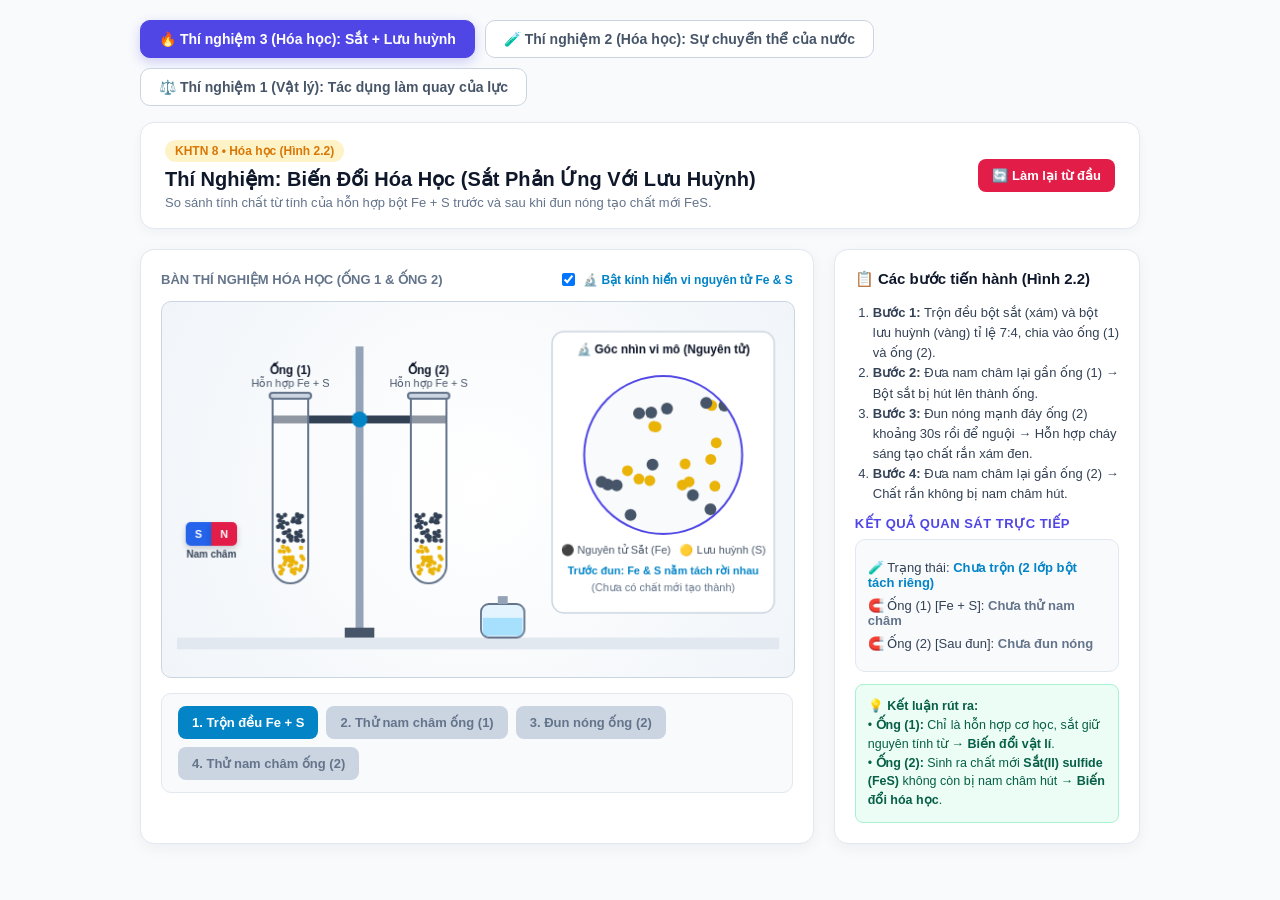
<file: sources/original-khtn8.html>
<!DOCTYPE html>
<html lang="vi">
<head>
    <meta charset="UTF-8">
    <meta name="viewport" content="width=device-width, initial-scale=1.0">
    <title>Study Lab - Phòng Thí Nghiệm Ảo KHTN 8</title>
    <style>
        body {
            font-family: 'Segoe UI', Tahoma, Geneva, Verdana, sans-serif;
            background-color: #f8fafc;
            color: #1e293b;
            margin: 0;
            padding: 20px;
            display: flex;
            flex-direction: column;
            align-items: center;
            user-select: none;
        }
        .container {
            width: 100%;
            max-width: 1000px;
        }
        /* Thanh điều hướng chọn thí nghiệm */
        .nav-tabs {
            display: flex;
            gap: 10px;
            margin-bottom: 16px;
            flex-wrap: wrap;
        }
        .tab-btn {
            background: #ffffff;
            color: #475569;
            border: 1px solid #cbd5e1;
            padding: 10px 18px;
            border-radius: 10px;
            font-weight: 600;
            font-size: 14px;
            cursor: pointer;
            transition: all 0.2s;
            display: flex;
            align-items: center;
            gap: 8px;
        }
        .tab-btn:hover {
            background: #f1f5f9;
        }
        .tab-btn.active {
            background: #4f46e5;
            color: #ffffff;
            border-color: #4f46e5;
            box-shadow: 0 4px 12px rgba(79, 70, 229, 0.25);
        }
        .header {
            background: #ffffff;
            border: 1px solid #e2e8f0;
            padding: 18px 24px;
            border-radius: 14px;
            margin-bottom: 20px;
            display: flex;
            justify-content: space-between;
            align-items: center;
            flex-wrap: wrap;
            gap: 15px;
            box-shadow: 0 4px 12px rgba(15, 23, 42, 0.04);
        }
        .main-grid {
            display: grid;
            grid-template-columns: 2.2fr 1fr;
            gap: 20px;
        }
        @media (max-width: 840px) {
            .main-grid { grid-template-columns: 1fr; }
        }
        .card {
            background: #ffffff;
            border: 1px solid #e2e8f0;
            border-radius: 14px;
            padding: 20px;
            box-shadow: 0 4px 15px rgba(15, 23, 42, 0.05);
        }
        canvas {
            background: radial-gradient(circle at center, #ffffff 0%, #f1f5f9 100%);
            border: 1px solid #cbd5e1;
            border-radius: 10px;
            width: 100%;
            height: auto;
            display: block;
        }
        button.action-btn {
            background: #4f46e5;
            color: white;
            border: none;
            padding: 9px 14px;
            border-radius: 8px;
            cursor: pointer;
            font-weight: 600;
            font-size: 13px;
            transition: all 0.15s ease;
        }
        button.action-btn:hover { background: #4338ca; transform: translateY(-1px); }
        button.action-btn:disabled {
            background: #cbd5e1 !important;
            color: #64748b;
            cursor: not-allowed;
            transform: none;
            box-shadow: none !important;
        }
        .btn-reset { background: #e11d48 !important; }
        .btn-reset:hover { background: #be123c !important; }
        .btn-burner-on { background: #ea580c !important; box-shadow: 0 0 12px rgba(234, 88, 12, 0.4); }
        .btn-burner-off { background: #64748b !important; }
        .btn-active-step {
            outline: 2px solid #4f46e5;
            outline-offset: 2px;
        }
        
        .weight-btn {
            width: 42px;
            height: 42px;
            background: #f1f5f9;
            border-radius: 10px;
            border: 2px solid #cbd5e1;
            color: #334155;
            font-weight: bold;
            cursor: pointer;
            display: inline-flex;
            align-items: center;
            justify-content: center;
            margin-right: 8px;
        }
        .weight-btn:hover { background: #e2e8f0; }
        .weight-btn.active {
            background: #4f46e5;
            border-color: #4f46e5;
            color: white;
            box-shadow: 0 4px 10px rgba(79, 70, 229, 0.3);
        }
        .badge {
            background: #e0f2fe;
            color: #0284c7;
            padding: 4px 10px;
            border-radius: 20px;
            font-size: 12px;
            font-weight: 600;
        }
        .badge-chem {
            background: #fef3c7;
            color: #d97706;
        }
        .hidden { display: none !important; }
        .status-box p { margin: 8px 0; }
        .conclusion-box {
            background: #ecfdf5;
            border: 1px solid #a7f3d0;
            color: #065f46;
            padding: 12px;
            border-radius: 8px;
            font-size: 12.5px;
            margin-top: 12px;
            line-height: 1.5;
        }
    </style>
</head>
<body>
    <div class="container">
        <!-- Menu chọn bài thí nghiệm -->
        <div class="nav-tabs">
            <button class="tab-btn active" id="tabFes" onclick="switchLab('fes')">
                🔥 Thí nghiệm 3 (Hóa học): Sắt + Lưu huỳnh
            </button>
            <button class="tab-btn" id="tabChem" onclick="switchLab('chem')">
                🧪 Thí nghiệm 2 (Hóa học): Sự chuyển thể của nước
            </button>
            <button class="tab-btn" id="tabPhys" onclick="switchLab('phys')">
                ⚖️ Thí nghiệm 1 (Vật lý): Tác dụng làm quay của lực
            </button>
        </div>

        <!-- ========================================================= -->
        <!-- KHU VỰC THÍ NGHIỆM 3: HÓA HỌC (SẮT + LƯU HUỲNH - HÌNH 2.2)-->
        <!-- ========================================================= -->
        <div id="fesSection">
            <div class="header">
                <div>
                    <span class="badge badge-chem">KHTN 8 &bull; Hóa học (Hình 2.2)</span>
                    <h1 style="margin: 8px 0 4px 0; font-size: 20px; color: #0f172a;">Thí Nghiệm: Biến Đổi Hóa Học (Sắt Phản Ứng Với Lưu Huỳnh)</h1>
                    <p style="color: #64748b; font-size: 13px; margin: 0;">So sánh tính chất từ tính của hỗn hợp bột Fe + S trước và sau khi đun nóng tạo chất mới FeS.</p>
                </div>
                <button class="action-btn btn-reset" onclick="resetFesLab()">🔄 Làm lại từ đầu</button>
            </div>

            <div class="main-grid">
                <div class="card">
                    <div style="display: flex; justify-content: space-between; align-items: center; margin-bottom: 12px;">
                        <span style="font-size: 13px; color: #64748b; font-weight: 600;">BÀN THÍ NGHIỆM HÓA HỌC (ỐNG 1 & ỐNG 2)</span>
                        <label style="font-size: 12px; color: #0284c7; font-weight: 600; cursor: pointer; display: flex; align-items: center; gap: 5px;">
                            <input type="checkbox" id="toggleFesAtoms" checked> 🔬 Bật kính hiển vi nguyên tử Fe & S
                        </label>
                    </div>

                    <canvas id="fesCanvas" width="640" height="380"></canvas>

                    <!-- Bảng điều khiển tương tác từng bước -->
                    <div style="display: flex; align-items: center; justify-content: space-between; background: #f8fafc; padding: 12px 16px; border-radius: 10px; border: 1px solid #e2e8f0; margin-top: 15px; flex-wrap: wrap; gap: 8px;">
                        <div style="display: flex; align-items: center; gap: 8px; flex-wrap: wrap;">
                            <button id="btnFesMix" class="action-btn" style="background: #0284c7;" onclick="fesActionMix()">1. Trộn đều Fe + S</button>
                            <button id="btnFesMag1" class="action-btn" style="background: #4f46e5;" onclick="fesActionMagnet1()" disabled>2. Thử nam châm ống (1)</button>
                            <button id="btnFesHeat" class="action-btn" style="background: #ea580c;" onclick="fesActionHeat()" disabled>3. Đun nóng ống (2)</button>
                            <button id="btnFesMag2" class="action-btn" style="background: #059669;" onclick="fesActionMagnet2()" disabled>4. Thử nam châm ống (2)</button>
                        </div>
                    </div>
                </div>

                <div class="card" style="display: flex; flex-direction: column; justify-content: space-between;">
                    <div>
                        <h3 style="margin-top: 0; font-size: 15px; color: #0f172a;">📋 Các bước tiến hành (Hình 2.2)</h3>
                        <ol style="padding-left: 18px; font-size: 13px; color: #334155; line-height: 1.55; margin-bottom: 12px;">
                            <li><b>Bước 1:</b> Trộn đều bột sắt (xám) và bột lưu huỳnh (vàng) tỉ lệ 7:4, chia vào ống (1) và ống (2).</li>
                            <li><b>Bước 2:</b> Đưa nam châm lại gần ống (1) &rarr; Bột sắt bị hút lên thành ống.</li>
                            <li><b>Bước 3:</b> Đun nóng mạnh đáy ống (2) khoảng 30s rồi để nguội &rarr; Hỗn hợp cháy sáng tạo chất rắn xám đen.</li>
                            <li><b>Bước 4:</b> Đưa nam châm lại gần ống (2) &rarr; Chất rắn không bị nam châm hút.</li>
                        </ol>

                        <h4 style="color: #4f46e5; font-size: 13px; text-transform: uppercase; letter-spacing: 0.5px; margin: 10px 0 8px 0;">Kết quả quan sát trực tiếp</h4>
                        <div class="status-box" style="background: #f8fafc; padding: 12px; border-radius: 10px; border: 1px solid #e2e8f0; font-size: 13px; color: #334155;">
                            <p>🧪 Trạng thái: <span id="fesStepText" style="color: #0284c7; font-weight: bold;">Chưa trộn (2 lớp bột tách riêng)</span></p>
                            <p>🧲 Ống (1) [Fe + S]: <span id="fesTube1Res" style="color: #64748b; font-weight: bold;">Chưa thử nam châm</span></p>
                            <p>🧲 Ống (2) [Sau đun]: <span id="fesTube2Res" style="color: #64748b; font-weight: bold;">Chưa đun nóng</span></p>
                        </div>

                        <div class="conclusion-box">
                            <b>💡 Kết luận rút ra:</b><br>
                            &bull; <b>Ống (1):</b> Chỉ là hỗn hợp cơ học, sắt giữ nguyên tính từ &rarr; <b>Biến đổi vật lí</b>.<br>
                            &bull; <b>Ống (2):</b> Sinh ra chất mới <b>Sắt(II) sulfide (FeS)</b> không còn bị nam châm hút &rarr; <b>Biến đổi hóa học</b>.
                        </div>
                    </div>
                </div>
            </div>
        </div>

        <!-- ========================================================= -->
        <!-- KHU VỰC THÍ NGHIỆM 2: HÓA HỌC (SỰ CHUYỂN THỂ CỦA NƯỚC)    -->
        <!-- ========================================================= -->
        <div id="chemSection" class="hidden">
            <div class="header">
                <div>
                    <span class="badge badge-chem">KHTN 8 &bull; Hóa học (Hình 2.1)</span>
                    <h1 style="margin: 8px 0 4px 0; font-size: 20px; color: #0f172a;">Thí Nghiệm: Biến Đổi Vật Lí & Sự Chuyển Thể Của Nước</h1>
                    <p style="color: #64748b; font-size: 13px; margin: 0;">Đun nóng nước đá từ 0°C lên 100°C hoặc làm lạnh để quan sát quá trình chuyển thể.</p>
                </div>
                <button class="action-btn btn-reset" onclick="resetChemLab()">🔄 Đặt lại nước đá (0°C)</button>
            </div>

            <div class="main-grid">
                <div class="card">
                    <div style="display: flex; justify-content: space-between; align-items: center; margin-bottom: 12px;">
                        <span style="font-size: 13px; color: #64748b; font-weight: 600;">BÀN THÍ NGHIỆM HÓA HỌC</span>
                        <label style="font-size: 12px; color: #0284c7; font-weight: 600; cursor: pointer; display: flex; align-items: center; gap: 5px;">
                            <input type="checkbox" id="toggleMolecules" checked> 🔬 Bật kính hiển vi phân tử H₂O
                        </label>
                    </div>

                    <canvas id="chemCanvas" width="640" height="380"></canvas>

                    <div style="display: flex; align-items: center; justify-content: space-between; background: #f8fafc; padding: 12px 16px; border-radius: 10px; border: 1px solid #e2e8f0; margin-top: 15px; flex-wrap: wrap; gap: 12px;">
                        <div style="display: flex; align-items: center; gap: 10px;">
                            <button id="btnBurner" class="action-btn btn-burner-off" onclick="toggleBurner()">🔥 Bật đèn cồn</button>
                            <button class="action-btn" style="background: #0284c7;" onclick="coolDownWater()">❄️ Làm lạnh (Ngưng tụ/Đông đặc)</button>
                        </div>
                        <div style="display: flex; align-items: center; gap: 8px;">
                            <span style="font-size: 12px; color: #475569; font-weight: 600;">Chỉnh nhanh nhiệt độ:</span>
                            <input type="range" id="tempSlider" min="-10" max="110" value="0" oninput="manualTemp(this.value)" style="cursor: pointer;">
                        </div>
                    </div>
                </div>

                <div class="card" style="display: flex; flex-direction: column; justify-content: space-between;">
                    <div>
                        <h3 style="margin-top: 0; font-size: 15px; color: #0f172a;">📋 Các bước tiến hành (Hình 2.1)</h3>
                        <ol style="padding-left: 18px; font-size: 13px; color: #334155; line-height: 1.6; margin-bottom: 12px;">
                            <li><b>Bước a (0°C):</b> Cho nước đá viên vào cốc thủy tinh, đặt trên kiềng sắt và cắm nhiệt kế.</li>
                            <li><b>Bước b (~25°C):</b> Để đá tan hết thành nước lỏng ở nhiệt độ phòng.</li>
                            <li><b>Bước c (100°C):</b> Bấm <b>Bật đèn cồn</b> đun nóng đến khi nước sôi và bốc hơi mạnh.</li>
                            <li><i>Quá trình ngược:</i> Bấm <b>Làm lạnh</b> để quan sát hơi nước ngưng tụ và đông đặc lại.</li>
                        </ol>

                        <h4 style="color: #4f46e5; font-size: 13px; text-transform: uppercase; letter-spacing: 0.5px; margin: 12px 0 8px 0;">Theo dõi trạng thái</h4>
                        <div class="status-box" style="background: #f8fafc; padding: 12px; border-radius: 10px; border: 1px solid #e2e8f0; font-size: 13px; color: #334155;">
                            <p>🌡️ Nhiệt độ nhiệt kế: <span id="tempDisplay" style="color: #e11d48; font-weight: bold; font-size: 15px;">0.0 °C</span></p>
                            <p>🧊 Thể tồn tại: <span id="stateDisplay" style="color: #0284c7; font-weight: bold;">Thể rắn (Nước đá đang tan)</span></p>
                            <p>🧪 Công thức hóa học: <span style="color: #059669; font-weight: bold;">Vẫn là H₂O (Không đổi)</span></p>
                        </div>

                        <div class="conclusion-box">
                            <b>💡 Kết luận rút ra:</b><br>
                            Trong quá trình nóng chảy, sôi, ngưng tụ hay đông đặc, nước chỉ thay đổi về <b>trạng thái (thể)</b> chứ <b>không biến đổi thành chất khác</b>. Đây là <b>biến đổi vật lí</b>.
                        </div>
                    </div>
                </div>
            </div>
        </div>

        <!-- ========================================================= -->
        <!-- KHU VỰC THÍ NGHIỆM 1: VẬT LÝ (TÁC DỤNG LÀM QUAY CỦA LỰC)  -->
        <!-- ========================================================= -->
        <div id="physSection" class="hidden">
            <div class="header">
                <div>
                    <span class="badge">KHTN 8 &bull; Vật lý (Hình 18.1)</span>
                    <h1 style="margin: 8px 0 4px 0; font-size: 20px; color: #0f172a;">Thí Nghiệm: Tác Dụng Làm Quay Của Lực</h1>
                    <p style="color: #64748b; font-size: 13px; margin: 0;">Thanh đòn có quán tính, ma sát trục quay và quả nặng luôn hướng thẳng đứng theo trọng lực.</p>
                </div>
                <button class="action-btn btn-reset" onclick="resetPhysLab()">🔄 Đặt lại thí nghiệm</button>
            </div>

            <div class="main-grid">
                <div class="card">
                    <div style="display: flex; justify-content: space-between; align-items: center; margin-bottom: 12px;">
                        <span style="font-size: 13px; color: #64748b; font-weight: 600;">BÀN THÍ NGHIỆM VẬT LÝ</span>
                        <span id="hoverHint" style="font-size: 12px; color: #0284c7; font-weight: 500;">Di chuột vào các lỗ trên thanh để chọn vị trí</span>
                    </div>
                    
                    <canvas id="physCanvas" width="640" height="360" style="cursor: pointer;"></canvas>

                    <div style="display: flex; align-items: center; justify-content: space-between; background: #f8fafc; padding: 12px 16px; border-radius: 10px; border: 1px solid #e2e8f0; margin-top: 15px; flex-wrap: wrap; gap: 10px;">
                        <div style="display: flex; align-items: center;">
                            <span style="font-size: 13px; margin-right: 12px; color: #334155; font-weight: 500;">Số quả nặng treo thêm:</span>
                            <button class="weight-btn active" id="btnW1" onclick="selectWeight(1)">1</button>
                            <button class="weight-btn" id="btnW2" onclick="selectWeight(2)">2</button>
                            <button class="weight-btn" id="btnW3" onclick="selectWeight(3)">3</button>
                        </div>
                        <div style="font-size: 12px; color: #64748b; text-align: right;">
                            <div>🖱️ <b>Click trái:</b> Treo thêm quả nặng</div>
                            <div>🖱️ <b>Click phải:</b> Tháo quả nặng</div>
                        </div>
                    </div>
                </div>

                <div class="card" style="display: flex; flex-direction: column; justify-content: space-between;">
                    <div>
                        <h3 style="margin-top: 0; font-size: 15px; color: #0f172a;">📋 Quy trình SGK (Hình 18.1)</h3>
                        <ol style="padding-left: 18px; font-size: 13px; color: #334155; line-height: 1.6; margin-bottom: 15px;">
                            <li>Treo quả nặng vào <b>trục quay O</b> (ở giữa) &rarr; Quan sát thanh có quay không.</li>
                            <li>Tháo ra, treo vào <b>điểm A</b> (mút trái) &rarr; Quan sát chiều quay.</li>
                            <li>Tháo ra, treo vào <b>điểm C</b> (mút phải) &rarr; So sánh chiều quay với khi treo ở A.</li>
                        </ol>
                        <hr style="border: 0; border-top: 1px solid #e2e8f0; margin: 15px 0;">
                        <h4 style="color: #4f46e5; font-size: 13px; text-transform: uppercase; letter-spacing: 0.5px; margin-bottom: 10px;">Phân tích vật lý trực tiếp</h4>
                        <div class="status-box" style="background: #f8fafc; padding: 14px; border-radius: 10px; border: 1px solid #e2e8f0; font-size: 13px; color: #334155;">
                            <p>🔹 Momen bên trái (A): <span id="leftTorqueText" style="color: #0284c7; font-weight: bold;">0</span></p>
                            <p>🔹 Momen bên phải (C): <span id="rightTorqueText" style="color: #0284c7; font-weight: bold;">0</span></p>
                            <p>🔹 Góc lệch hiện tại: <span id="angleText" style="color: #0f172a; font-weight: bold;">0.0°</span></p>
                            <div id="resultStatus" style="color: #059669; font-weight: 600; margin-top: 10px; border-top: 1px solid #e2e8f0; padding-top: 10px; line-height: 1.4;">
                                Thanh đang nằm cân bằng theo phương ngang.
                            </div>
                        </div>
                    </div>
                </div>
            </div>
        </div>
    </div>

    <script>
        // ==========================================
        // CHUYỂN ĐỔI GIỮA 3 THÍ NGHIỆM
        // ==========================================
        let currentTab = 'fes';
        function switchLab(tab) {
            currentTab = tab;
            document.getElementById('fesSection').classList.toggle('hidden', tab !== 'fes');
            document.getElementById('chemSection').classList.toggle('hidden', tab !== 'chem');
            document.getElementById('physSection').classList.toggle('hidden', tab !== 'phys');

            document.getElementById('tabFes').classList.toggle('active', tab === 'fes');
            document.getElementById('tabChem').classList.toggle('active', tab === 'chem');
            document.getElementById('tabPhys').classList.toggle('active', tab === 'phys');
        }

        // =========================================================================
        // LOGIC THÍ NGHIỆM 3: SẮT TÁC DỤNG VỚI LƯU HUỲNH (ANIMATION MƯỢT MÀ)
        // =========================================================================
        const fesCanvas = document.getElementById('fesCanvas');
        const fesCtx = fesCanvas.getContext('2d');

        let fesMixed = false;
        let fesMixProgress = 0;         // 0 -> 1: hiệu ứng lắc/trộn đều 2 lớp bột
        let fesMagnetTarget = 'none';   // 'none' | 'tube1' | 'tube2'
        let fesMagnetX = 55;            // Tọa độ X hiện tại của nam châm (trượt mượt)
        let fesMagnetY = 210;
        let fesHeating = false;         // Đang bật đèn cồn đun ống 2
        let fesHeatTimer = 0;           // Đếm thời gian đun & phản ứng tỏa nhiệt
        let fesTube2Temp = 25;          // Nhiệt độ đáy ống 2 (°C)
        let fesReactionDone = false;    // Đã biến đổi hoàn toàn thành FeS chưa
        let fesBurnerX = 335;           // Tọa độ X đèn cồn (trượt mượt vào dưới ống 2)
        let fesSmokes = [];             // Khói lưu huỳnh bay nhẹ trong ống khi đun
        let fesSparks = [];             // Tia sáng đỏ rực trong khối bột khi phản ứng

        // Tạo các hạt bột Fe (xám sẫm) và bột S (vàng tươi) trong 2 ống nghiệm
        let tube1Particles = [];
        let tube2Particles = [];
        let fesAtoms = [];              // Các nguyên tử Fe và S cho kính hiển vi

        function initFesParticles() {
            tube1Particles = [];
            tube2Particles = [];
            // Mỗi ống có 70 hạt (40 Fe màu xám, 30 S màu vàng)
            for (let i = 0; i < 70; i++) {
                let isIron = i < 40;
                // Trước khi trộn: S ở lớp dưới, Fe ở lớp trên
                let unmixedY = isIron ? (215 + Math.random() * 28) : (244 + Math.random() * 32);
                let mixedY = 215 + Math.random() * 62;
                let rx = (Math.random() - 0.5) * 26;

                tube1Particles.push({
                    isIron: isIron,
                    rx: rx,
                    unmixedY: unmixedY,
                    mixedY: mixedY,
                    x: 130 + rx,
                    y: unmixedY,
                    attractedOffset: 0
                });

                tube2Particles.push({
                    isIron: isIron,
                    rx: rx,
                    unmixedY: unmixedY,
                    mixedY: mixedY,
                    x: 270 + rx,
                    y: unmixedY
                });
            }

            // Khởi tạo 12 cặp nguyên tử Fe & S cho kính hiển vi
            fesAtoms = [];
            for (let i = 0; i < 12; i++) {
                fesAtoms.push({
                    feX: (Math.random() - 0.5) * 120,
                    feY: (Math.random() - 0.5) * 120,
                    sX: (Math.random() - 0.5) * 120,
                    sY: (Math.random() - 0.5) * 120,
                    vx1: (Math.random() - 0.5) * 1.4,
                    vy1: (Math.random() - 0.5) * 1.4,
                    vx2: (Math.random() - 0.5) * 1.4,
                    vy2: (Math.random() - 0.5) * 1.4,
                    bondAngle: Math.random() * Math.PI * 2
                });
            }
        }
        initFesParticles();

        function fesActionMix() {
            fesMixed = true;
            document.getElementById('btnFesMix').disabled = true;
            document.getElementById('btnFesMag1').disabled = false;
            document.getElementById('btnFesHeat').disabled = false;
            document.getElementById('fesStepText').innerText = "Đã trộn đều hỗn hợp Fe + S vào 2 ống";
        }

        function fesActionMagnet1() {
            fesMagnetTarget = (fesMagnetTarget === 'tube1') ? 'none' : 'tube1';
            if (fesMagnetTarget === 'tube1') {
                document.getElementById('fesTube1Res').innerText = "Bột sắt bị nam châm hút mạnh về thành ống!";
                document.getElementById('fesTube1Res').style.color = "#0284c7";
            }
        }

        function fesActionHeat() {
            fesMagnetTarget = 'none'; // Rút nam châm ra để đun ống 2
            fesHeating = true;
            fesHeatTimer = 0;
            document.getElementById('btnFesHeat').disabled = true;
            document.getElementById('fesStepText').innerText = "Đang đun nóng mạnh đáy ống nghiệm (2)...";
            document.getElementById('fesTube2Res').innerText = "Đang đun nóng (Phản ứng tỏa nhiệt)...";
            document.getElementById('fesTube2Res').style.color = "#ea580c";
        }

        function fesActionMagnet2() {
            fesMagnetTarget = (fesMagnetTarget === 'tube2') ? 'none' : 'tube2';
            if (fesMagnetTarget === 'tube2') {
                document.getElementById('fesTube2Res').innerText = "KHÔNG bị nam châm hút (Đã thành chất mới FeS)!";
                document.getElementById('fesTube2Res').style.color = "#e11d48";
            }
        }

        function resetFesLab() {
            fesMixed = false;
            fesMixProgress = 0;
            fesMagnetTarget = 'none';
            fesMagnetX = 55;
            fesHeating = false;
            fesHeatTimer = 0;
            fesTube2Temp = 25;
            fesReactionDone = false;
            fesBurnerX = 335;
            fesSmokes = [];
            fesSparks = [];
            initFesParticles();

            document.getElementById('btnFesMix').disabled = false;
            document.getElementById('btnFesMag1').disabled = true;
            document.getElementById('btnFesHeat').disabled = true;
            document.getElementById('btnFesMag2').disabled = true;

            document.getElementById('fesStepText').innerText = "Chưa trộn (2 lớp bột tách riêng)";
            document.getElementById('fesTube1Res').innerText = "Chưa thử nam châm";
            document.getElementById('fesTube1Res').style.color = "#64748b";
            document.getElementById('fesTube2Res').innerText = "Chưa đun nóng";
            document.getElementById('fesTube2Res').style.color = "#64748b";
        }

        function updateFesPhysics() {
            // 1. Animation trộn đều 2 lớp bột
            if (fesMixed && fesMixProgress < 1) {
                fesMixProgress = Math.min(1, fesMixProgress + 0.025);
            }

            // 2. Animation di chuyển mượt của Nam châm
            let targetMagX = 50;
            let targetMagY = 235;
            if (fesMagnetTarget === 'tube1') {
                targetMagX = 82; // Áp sát bên trái ống 1 (tâm ống 1 ở x=130)
                targetMagY = 232;
            } else if (fesMagnetTarget === 'tube2') {
                targetMagX = 318; // Áp sát bên phải ống 2 (tâm ống 2 ở x=270)
                targetMagY = 232;
            }
            fesMagnetX += (targetMagX - fesMagnetX) * 0.12;
            fesMagnetY += (targetMagY - fesMagnetY) * 0.12;

            // 3. Cập nhật vị trí từng hạt trong ống (1) - Bột sắt bị hút về phía nam châm
            let magDist1 = Math.abs(fesMagnetX - 82);
            let pullStrength1 = (fesMagnetTarget === 'tube1' && magDist1 < 25) ? (1 - magDist1 / 25) : 0;

            tube1Particles.forEach(p => {
                let baseY = p.unmixedY * (1 - fesMixProgress) + p.mixedY * fesMixProgress;
                let baseX = 130 + p.rx;

                if (p.isIron && pullStrength1 > 0) {
                    // Các hạt sắt bị hút dạt sang thành trái ống nghiệm và nhô lên sát cực nam châm
                    let attractX = 115 + (Math.sin(p.mixedY) * 3);
                    let attractY = 212 + (p.mixedY - 215) * 0.65;
                    p.x += (attractX - p.x) * 0.15;
                    p.y += (attractY - p.y) * 0.15;
                } else {
                    p.x += (baseX - p.x) * 0.15;
                    p.y += (baseY - p.y) * 0.15;
                }
            });

            // 4. Cập nhật quá trình đun nóng & phản ứng hóa học ở ống (2)
            let targetBurnerX = fesHeating ? 270 : 345;
            fesBurnerX += (targetBurnerX - fesBurnerX) * 0.1;

            if (fesHeating) {
                fesHeatTimer++;
                if (fesTube2Temp < 650) {
                    fesTube2Temp += 4.5;
                }
                // Tạo khói nhẹ bốc lên trong ống 2
                if (Math.random() < 0.35) {
                    fesSmokes.push({
                        x: 270 + (Math.random() - 0.5) * 16,
                        y: 215,
                        r: 4 + Math.random() * 4,
                        alpha: 0.45,
                        vy: -1.1 - Math.random() * 0.6
                    });
                }
                // Khi đủ nóng (> 450°C), phản ứng tỏa nhiệt bùng sáng đỏ rực trong lòng hỗn hợp
                if (fesTube2Temp > 420 && Math.random() < 0.6) {
                    fesSparks.push({
                        x: 270 + (Math.random() - 0.5) * 24,
                        y: 225 + Math.random() * 48,
                        r: 2 + Math.random() * 3,
                        life: 1.0
                    });
                }
                // Sau khoảng 3.2 giây đun nóng mạnh -> Tự động tắt đèn cồn và để nguội như SGK
                if (fesHeatTimer > 190) {
                    fesHeating = false;
                    fesReactionDone = true;
                    document.getElementById('btnFesMag2').disabled = false;
                    document.getElementById('fesStepText').innerText = "Đã đun xong & để nguội! Sẵn sàng thử nam châm ống (2)";
                    document.getElementById('fesTube2Res').innerText = "Tạo thành chất rắn xám đen FeS (Đã nguội)";
                    document.getElementById('fesTube2Res').style.color = "#059669";
                }
            } else {
                // Nguội dần về nhiệt độ phòng 25°C
                if (fesTube2Temp > 25) {
                    fesTube2Temp = Math.max(25, fesTube2Temp - 3.5);
                }
            }

            // Cập nhật khói và tia lửa phản ứng
            for (let i = fesSmokes.length - 1; i >= 0; i--) {
                fesSmokes[i].y += fesSmokes[i].vy;
                fesSmokes[i].r += 0.08;
                fesSmokes[i].alpha -= 0.007;
                if (fesSmokes[i].alpha <= 0) fesSmokes.splice(i, 1);
            }
            for (let i = fesSparks.length - 1; i >= 0; i--) {
                fesSparks[i].life -= 0.05;
                if (fesSparks[i].life <= 0) fesSparks.splice(i, 1);
            }
        }

        function drawFesLab() {
            fesCtx.clearRect(0, 0, fesCanvas.width, fesCanvas.height);

            // Mặt bàn thí nghiệm
            fesCtx.fillStyle = '#e2e8f0';
            fesCtx.fillRect(15, 340, 610, 12);

            // 1. Giá thí nghiệm kép giữ 2 ống nghiệm
            fesCtx.fillStyle = '#475569';
            fesCtx.fillRect(185, 330, 30, 10); // Đế giá
            fesCtx.fillStyle = '#94a3b8';
            fesCtx.fillRect(196, 45, 8, 285);   // Trụ đứng ở giữa 2 ống

            // Thanh kẹp ngang giữ ống (1) ở x=130 và ống (2) ở x=270
            fesCtx.fillStyle = '#334155';
            fesCtx.fillRect(112, 115, 176, 8);
            fesCtx.beginPath();
            fesCtx.arc(200, 119, 8, 0, Math.PI * 2);
            fesCtx.fillStyle = '#0284c7';
            fesCtx.fill();

            // 2. Vẽ Ống nghiệm (1) - Đối chứng (bên trái, x=130)
            drawGlassTube(fesCtx, 130, 95, 36, 190, "Ống (1)", "Hỗn hợp Fe + S", false, 25);
            // Vẽ các hạt bột Fe & S trong ống 1
            tube1Particles.forEach(p => {
                fesCtx.beginPath();
                fesCtx.arc(p.x, p.y, 2.3, 0, Math.PI * 2);
                fesCtx.fillStyle = p.isIron ? '#334155' : '#eab308';
                fesCtx.fill();
            });

            // 3. Vẽ Ống nghiệm (2) - Đun nóng phản ứng (bên phải, x=270)
            drawGlassTube(fesCtx, 270, 95, 36, 190, "Ống (2)", fesReactionDone ? "Hợp chất FeS" : "Hỗn hợp Fe + S", fesReactionDone || fesTube2Temp > 380, fesTube2Temp);

            if (!fesReactionDone && fesTube2Temp <= 420) {
                // Chưa phản ứng xong: vẽ các hạt bột Fe + S
                tube2Particles.forEach(p => {
                    let baseY = p.unmixedY * (1 - fesMixProgress) + p.mixedY * fesMixProgress;
                    fesCtx.beginPath();
                    fesCtx.arc(270 + p.rx, baseY, 2.3, 0, Math.PI * 2);
                    fesCtx.fillStyle = p.isIron ? '#334155' : '#eab308';
                    fesCtx.fill();
                });
            } else {
                // Đã tạo thành khối rắn xám đen Sắt(II) sulfide (FeS)
                fesCtx.save();
                fesCtx.beginPath();
                fesCtx.roundRect(254, 218, 32, 63, [2, 2, 14, 14]);
                fesCtx.fillStyle = '#1e293b';
                fesCtx.fill();

                // Hiệu ứng ánh đỏ rực của phản ứng tỏa nhiệt khi đang nóng
                if (fesTube2Temp > 120) {
                    let glowAlpha = Math.min(0.85, (fesTube2Temp - 120) / 500);
                    fesCtx.fillStyle = `rgba(239, 68, 68, ${glowAlpha})`;
                    fesCtx.fill();
                }
                fesCtx.restore();
            }

            // Vẽ các tia sáng rực cháy bên trong khối phản ứng ống 2
            fesSparks.forEach(sp => {
                fesCtx.beginPath();
                fesCtx.arc(sp.x, sp.y, sp.r, 0, Math.PI * 2);
                fesCtx.fillStyle = `rgba(253, 224, 71, ${sp.life})`;
                fesCtx.fill();
            });

            // Vẽ khói bốc lên trong ống 2
            fesSmokes.forEach(sm => {
                fesCtx.beginPath();
                fesCtx.arc(sm.x, sm.y, sm.r, 0, Math.PI * 2);
                fesCtx.fillStyle = `rgba(234, 179, 8, ${sm.alpha})`;
                fesCtx.fill();
            });

            // 4. Vẽ Đèn cồn (trượt vào dưới ống 2 khi đun)
            drawAlcoholBurner(fesCtx, fesBurnerX, 300, fesHeating);

            // 5. Vẽ Thanh Nam Châm chữ U / Thanh thẳng có cực N-S
            drawMagnet(fesCtx, fesMagnetX, fesMagnetY, fesMagnetTarget === 'tube2');

            // 6. KÍNH HIỂN VI NGUYÊN TỬ (Góc phải màn hình)
            if (document.getElementById('toggleFesAtoms').checked) {
                drawFesMicroscope();
            }
        }

        function drawGlassTube(ctx, cx, topY, w, h, title, subTitle, isDarkened, temp) {
            ctx.save();
            // Ánh hồng nhiệt ở đáy ống khi đun nóng
            if (temp > 100) {
                let heatAlpha = Math.min(0.45, (temp - 100) / 800);
                ctx.fillStyle = `rgba(249, 115, 22, ${heatAlpha})`;
                ctx.beginPath();
                ctx.roundRect(cx - w/2 - 2, topY + h - 75, w + 4, 77, [0, 0, 18, 18]);
                ctx.fill();
            }

            // Thân ống thủy tinh
            ctx.fillStyle = 'rgba(255, 255, 255, 0.45)';
            ctx.strokeStyle = '#64748b';
            ctx.lineWidth = 2;
            ctx.beginPath();
            ctx.roundRect(cx - w/2, topY, w, h, [2, 2, 18, 18]);
            ctx.fill();
            ctx.stroke();

            // Vành miệng ống nghiệm
            ctx.beginPath();
            ctx.roundRect(cx - w/2 - 3, topY - 3, w + 6, 6, 3);
            ctx.fillStyle = '#cbd5e1';
            ctx.fill();
            ctx.stroke();

            // Nhãn tên ống nghiệm phía trên
            ctx.fillStyle = '#0f172a';
            ctx.font = 'bold 12px sans-serif';
            ctx.textAlign = 'center';
            ctx.fillText(title, cx, topY - 22);
            ctx.fillStyle = '#475569';
            ctx.font = '11px sans-serif';
            ctx.fillText(subTitle, cx, topY - 9);
            ctx.restore();
        }

        function drawAlcoholBurner(ctx, cx, topY, isLit) {
            ctx.save();
            // Bầu đèn cồn thủy tinh
            ctx.fillStyle = 'rgba(224, 242, 254, 0.85)';
            ctx.strokeStyle = '#64748b';
            ctx.lineWidth = 1.8;
            ctx.beginPath();
            ctx.roundRect(cx - 22, topY + 6, 44, 34, 8);
            ctx.fill();
            ctx.stroke();

            // Cồn lỏng
            ctx.fillStyle = 'rgba(56, 189, 248, 0.35)';
            ctx.fillRect(cx - 20, topY + 20, 40, 18);

            // Cổ bấc
            ctx.fillStyle = '#94a3b8';
            ctx.fillRect(cx - 5, topY - 2, 10, 8);

            // Ngọn lửa khi bật
            if (isLit) {
                let flicker = Math.sin(Date.now() / 55) * 2.5;
                ctx.beginPath();
                ctx.moveTo(cx - 7, topY - 2);
                ctx.quadraticCurveTo(cx - 12, topY - 20, cx + flicker, topY - 36);
                ctx.quadraticCurveTo(cx + 12, topY - 20, cx + 7, topY - 2);
                ctx.fillStyle = 'rgba(249, 115, 22, 0.88)';
                ctx.fill();

                ctx.beginPath();
                ctx.moveTo(cx - 3.5, topY - 2);
                ctx.quadraticCurveTo(cx - 6, topY - 12, cx + flicker * 0.4, topY - 22);
                ctx.quadraticCurveTo(cx + 6, topY - 12, cx + 3.5, topY - 2);
                ctx.fillStyle = '#38bdf8';
                ctx.fill();
            }
            ctx.restore();
        }

        function drawMagnet(ctx, cx, cy, flipPoles) {
            ctx.save();
            ctx.translate(cx, cy);
            // Thanh nam châm 2 cực Đỏ (N) - Xanh (S)
            ctx.shadowColor = 'rgba(15, 23, 42, 0.2)';
            ctx.shadowBlur = 6;
            ctx.shadowOffsetY = 3;

            // Nửa trái
            ctx.fillStyle = flipPoles ? '#e11d48' : '#2563eb';
            ctx.beginPath();
            ctx.roundRect(-26, -12, 26, 24, [5, 0, 0, 5]);
            ctx.fill();

            // Nửa phải (hướng về phía ống nghiệm)
            ctx.fillStyle = flipPoles ? '#2563eb' : '#e11d48';
            ctx.beginPath();
            ctx.roundRect(0, -12, 26, 24, [0, 5, 5, 0]);
            ctx.fill();

            ctx.shadowColor = 'transparent';
            ctx.fillStyle = '#ffffff';
            ctx.font = 'bold 11px sans-serif';
            ctx.textAlign = 'center';
            ctx.fillText(flipPoles ? 'N' : 'S', -13, 4);
            ctx.fillText(flipPoles ? 'S' : 'N', 13, 4);

            ctx.fillStyle = '#334155';
            ctx.font = 'bold 10px sans-serif';
            ctx.fillText("Nam châm", 0, 24);
            ctx.restore();
        }

        function drawFesMicroscope() {
            const boxX = 395;
            const boxY = 30;
            const boxW = 225;
            const boxH = 285;

            fesCtx.fillStyle = '#ffffff';
            fesCtx.strokeStyle = '#cbd5e1';
            fesCtx.lineWidth = 1.5;
            fesCtx.beginPath();
            fesCtx.roundRect(boxX, boxY, boxW, boxH, 12);
            fesCtx.fill();
            fesCtx.stroke();

            fesCtx.fillStyle = '#0f172a';
            fesCtx.font = 'bold 12px sans-serif';
            fesCtx.textAlign = 'center';
            fesCtx.fillText("🔬 Góc nhìn vi mô (Nguyên tử)", boxX + boxW / 2, boxY + 22);

            const cx = boxX + boxW / 2;
            const cy = boxY + 125;
            const radius = 80;

            fesCtx.save();
            fesCtx.beginPath();
            fesCtx.arc(cx, cy, radius, 0, Math.PI * 2);
            fesCtx.fillStyle = '#f8fafc';
            fesCtx.fill();
            fesCtx.strokeStyle = '#4f46e5';
            fesCtx.lineWidth = 2;
            fesCtx.stroke();
            fesCtx.clip();

            // Cập nhật & vẽ các nguyên tử Fe (xám) và S (vàng)
            fesAtoms.forEach((a, idx) => {
                if (!fesReactionDone && fesTube2Temp < 420) {
                    // Trước khi đun: Nguyên tử Fe và S chuyển động tách rời, độc lập
                    let speed = fesHeating ? 2.2 : 0.7;
                    a.feX += a.vx1 * speed;
                    a.feY += a.vy1 * speed;
                    a.sX += a.vx2 * speed;
                    a.sY += a.vy2 * speed;

                    if (a.feX < -65 || a.feX > 65) a.vx1 *= -1;
                    if (a.feY < -65 || a.feY > 65) a.vy1 *= -1;
                    if (a.sX < -65 || a.sX > 65) a.vx2 *= -1;
                    if (a.sY < -65 || a.sY > 65) a.vy2 *= -1;
                } else {
                    // Sau phản ứng: Mỗi nguyên tử Fe liên kết chặt với 1 nguyên tử S tạo phân tử FeS
                    a.feX += a.vx1 * 0.4;
                    a.feY += a.vy1 * 0.4;
                    if (a.feX < -60 || a.feX > 60) a.vx1 *= -1;
                    if (a.feY < -60 || a.feY > 60) a.vy1 *= -1;

                    let targetSX = a.feX + Math.cos(a.bondAngle) * 11;
                    let targetSY = a.feY + Math.sin(a.bondAngle) * 11;
                    a.sX += (targetSX - a.sX) * 0.15;
                    a.sY += (targetSY - a.sY) * 0.15;

                    // Vẽ thanh liên kết hóa học giữa Fe và S
                    fesCtx.strokeStyle = '#0f172a';
                    fesCtx.lineWidth = 2.5;
                    fesCtx.beginPath();
                    fesCtx.moveTo(cx + a.feX, cy + a.feY);
                    fesCtx.lineTo(cx + a.sX, cy + a.sY);
                    fesCtx.stroke();
                }

                // Nguyên tử Sắt (Fe - màu xám thép)
                fesCtx.beginPath();
                fesCtx.arc(cx + a.feX, cy + a.feY, 6, 0, Math.PI * 2);
                fesCtx.fillStyle = '#475569';
                fesCtx.fill();

                // Nguyên tử Lưu huỳnh (S - màu vàng)
                fesCtx.beginPath();
                fesCtx.arc(cx + a.sX, cy + a.sY, 5.5, 0, Math.PI * 2);
                fesCtx.fillStyle = '#eab308';
                fesCtx.fill();
            });

            fesCtx.restore();

            // Chú thích màu nguyên tử
            fesCtx.font = '11px sans-serif';
            fesCtx.textAlign = 'center';
            fesCtx.fillStyle = '#475569';
            fesCtx.fillText("⚫ Nguyên tử Sắt (Fe)   🟡 Lưu huỳnh (S)", cx, boxY + 225);

            if (!fesReactionDone && fesTube2Temp < 420) {
                fesCtx.fillStyle = '#0284c7';
                fesCtx.font = 'bold 11px sans-serif';
                fesCtx.fillText("Trước đun: Fe & S nằm tách rời nhau", cx, boxY + 246);
                fesCtx.fillStyle = '#64748b';
                fesCtx.font = '11px sans-serif';
                fesCtx.fillText("(Chưa có chất mới tạo thành)", cx, boxY + 263);
            } else {
                fesCtx.fillStyle = '#e11d48';
                fesCtx.font = 'bold 11px sans-serif';
                fesCtx.fillText("Sau đun: Liên kết tạo chất mới FeS!", cx, boxY + 246);
                fesCtx.fillStyle = '#059669';
                fesCtx.font = '11px sans-serif';
                fesCtx.fillText("(Fe + S → FeS : Biến đổi hóa học)", cx, boxY + 263);
            }
            fesCtx.textAlign = 'left';
        }

        // =========================================================================
        // LOGIC THÍ NGHIỆM 2: HÓA HỌC (SỰ CHUYỂN THỂ CỦA NƯỚC - GIỮ NGUYÊN)
        // =========================================================================
        const chemCanvas = document.getElementById('chemCanvas');
        const chemCtx = chemCanvas.getContext('2d');

        let temperature = 0;        
        let burnerOn = false;       
        let coolingMode = false;    
        let iceMeltProgress = 0.2;  
        let waterAmount = 1.0;      

        let bubbles = [];
        let steams = [];
        let molecules = [];

        for (let i = 0; i < 28; i++) {
            molecules.push({
                baseX: (i % 7) * 16 - 48,
                baseY: Math.floor(i / 7) * 16 - 24,
                x: 0,
                y: 0,
                vx: (Math.random() - 0.5) * 2,
                vy: (Math.random() - 0.5) * 2
            });
        }

        function toggleBurner() {
            burnerOn = !burnerOn;
            coolingMode = false;
            updateBurnerBtn();
        }

        function coolDownWater() {
            burnerOn = false;
            coolingMode = true;
            updateBurnerBtn();
        }

        function updateBurnerBtn() {
            const btn = document.getElementById('btnBurner');
            if (burnerOn) {
                btn.innerText = "🔥 Tắt đèn cồn";
                btn.className = "action-btn btn-burner-on";
            } else {
                btn.innerText = "🔥 Bật đèn cồn";
                btn.className = "action-btn btn-burner-off";
            }
        }

        function manualTemp(val) {
            burnerOn = false;
            coolingMode = false;
            updateBurnerBtn();
            temperature = parseFloat(val);
            if (temperature <= 0) {
                iceMeltProgress = 0;
                waterAmount = 1.0;
            } else if (temperature < 15) {
                iceMeltProgress = temperature / 15;
                waterAmount = 1.0;
            } else {
                iceMeltProgress = 1;
            }
        }

        function resetChemLab() {
            temperature = 0;
            burnerOn = false;
            coolingMode = false;
            iceMeltProgress = 0.15;
            waterAmount = 1.0;
            bubbles = [];
            steams = [];
            document.getElementById('tempSlider').value = 0;
            updateBurnerBtn();
        }

        function updateChemPhysics() {
            if (burnerOn) {
                if (temperature < 0) {
                    temperature += 0.15;
                } else if (temperature === 0 && iceMeltProgress < 1) {
                    iceMeltProgress += 0.004;
                    if (iceMeltProgress >= 0.85) temperature += 0.05;
                } else if (temperature < 100) {
                    iceMeltProgress = Math.min(1, iceMeltProgress + 0.01);
                    temperature += 0.18;
                } else {
                    temperature = 100;
                    if (waterAmount > 0.35) {
                        waterAmount -= 0.0004;
                    }
                }
            } else if (coolingMode) {
                if (temperature > -5) {
                    temperature -= 0.2;
                }
                if (temperature <= 0) {
                    iceMeltProgress = Math.max(0, iceMeltProgress - 0.005);
                }
                if (waterAmount < 1.0 && temperature < 80) {
                    waterAmount += 0.0005;
                }
            } else {
                if (temperature >= 0 && temperature < 25 && iceMeltProgress < 1) {
                    iceMeltProgress += 0.0015;
                    if (iceMeltProgress > 0.6) temperature += 0.03;
                }
            }

            document.getElementById('tempSlider').value = Math.round(temperature);
            document.getElementById('tempDisplay').innerText = temperature.toFixed(1) + " °C";

            const stateEl = document.getElementById('stateDisplay');
            if (temperature <= 0 && iceMeltProgress < 0.2) {
                stateEl.innerText = "Thể rắn (Nước đá đông đặc)";
                stateEl.style.color = "#0284c7";
            } else if (iceMeltProgress < 1) {
                stateEl.innerText = "Rắn + Lỏng (Nước đá đang nóng chảy)";
                stateEl.style.color = "#0ea5e9";
            } else if (temperature < 95) {
                stateEl.innerText = "Thể lỏng (Nước lỏng)";
                stateEl.style.color = "#2563eb";
            } else {
                stateEl.innerText = "Lỏng + Khí (Nước sôi & Bay hơi mạnh)";
                stateEl.style.color = "#ea580c";
            }

            if (temperature > 65 && Math.random() < (temperature - 60) / 80) {
                bubbles.push({
                    x: 215 + Math.random() * 90,
                    y: 235,
                    r: 2 + Math.random() * 3.5,
                    speed: 1 + (temperature - 60) / 20
                });
            }
            for (let i = bubbles.length - 1; i >= 0; i--) {
                bubbles[i].y -= bubbles[i].speed;
                let surfaceY = 240 - (75 * waterAmount);
                if (bubbles[i].y < surfaceY) {
                    bubbles.splice(i, 1);
                }
            }

            if (temperature > 75 && Math.random() < (temperature - 70) / 50) {
                steams.push({
                    x: 220 + Math.random() * 80,
                    y: 240 - (75 * waterAmount) - 5,
                    r: 6 + Math.random() * 6,
                    alpha: 0.55,
                    vx: (Math.random() - 0.5) * 0.6,
                    vy: -1.2 - Math.random() * 0.8
                });
            }
            for (let i = steams.length - 1; i >= 0; i--) {
                steams[i].x += steams[i].vx;
                steams[i].y += steams[i].vy;
                steams[i].r += 0.15;
                steams[i].alpha -= 0.008;
                if (steams[i].alpha <= 0) steams.splice(i, 1);
            }
        }

        function drawChemLab() {
            chemCtx.clearRect(0, 0, chemCanvas.width, chemCanvas.height);

            chemCtx.fillStyle = '#e2e8f0';
            chemCtx.fillRect(20, 335, 600, 12);

            chemCtx.fillStyle = '#475569';
            chemCtx.fillRect(110, 325, 80, 10);
            chemCtx.fillStyle = '#94a3b8';
            chemCtx.fillRect(146, 35, 8, 290);
            chemCtx.fillStyle = '#334155';
            chemCtx.fillRect(142, 75, 130, 8);
            chemCtx.beginPath();
            chemCtx.arc(150, 79, 8, 0, Math.PI * 2);
            chemCtx.fillStyle = '#0284c7';
            chemCtx.fill();

            chemCtx.strokeStyle = '#334155';
            chemCtx.lineWidth = 4;
            chemCtx.beginPath();
            chemCtx.moveTo(205, 245); chemCtx.lineTo(185, 335);
            chemCtx.moveTo(315, 245); chemCtx.lineTo(335, 335);
            chemCtx.moveTo(260, 245); chemCtx.lineTo(260, 330);
            chemCtx.stroke();
            chemCtx.fillStyle = '#1e293b';
            chemCtx.fillRect(195, 240, 130, 6);

            chemCtx.fillStyle = 'rgba(224, 242, 254, 0.8)';
            chemCtx.strokeStyle = '#64748b';
            chemCtx.lineWidth = 2;
            chemCtx.beginPath();
            chemCtx.roundRect(235, 295, 50, 40, 10);
            chemCtx.fill();
            chemCtx.stroke();
            chemCtx.fillStyle = 'rgba(56, 189, 248, 0.35)';
            chemCtx.fillRect(237, 312, 46, 21);
            chemCtx.fillStyle = '#94a3b8';
            chemCtx.fillRect(254, 286, 12, 9);

            if (burnerOn) {
                let flicker = Math.sin(Date.now() / 60) * 3;
                chemCtx.beginPath();
                chemCtx.moveTo(252, 286);
                chemCtx.quadraticCurveTo(245, 265, 260 + flicker, 246);
                chemCtx.quadraticCurveTo(275, 265, 268, 286);
                chemCtx.fillStyle = 'rgba(249, 115, 22, 0.85)';
                chemCtx.fill();

                chemCtx.beginPath();
                chemCtx.moveTo(256, 286);
                chemCtx.quadraticCurveTo(253, 274, 260 + flicker * 0.5, 264);
                chemCtx.quadraticCurveTo(267, 274, 264, 286);
                chemCtx.fillStyle = '#38bdf8';
                chemCtx.fill();
            }

            const beakerX = 208;
            const beakerY = 135;
            const beakerW = 104;
            const beakerH = 105;

            let liquidHeight = (20 + 60 * iceMeltProgress) * waterAmount;
            if (liquidHeight > 5) {
                chemCtx.fillStyle = 'rgba(56, 189, 248, 0.35)';
                chemCtx.fillRect(beakerX + 2, beakerY + beakerH - liquidHeight, beakerW - 4, liquidHeight - 2);
            }

            if (iceMeltProgress < 0.98) {
                let iceScale = 1 - iceMeltProgress;
                chemCtx.fillStyle = 'rgba(224, 242, 254, 0.9)';
                chemCtx.strokeStyle = '#7dd3fc';
                chemCtx.lineWidth = 1.5;

                const icePositions = [
                    {x: 220, y: 210}, {x: 248, y: 212}, {x: 276, y: 208},
                    {x: 230, y: 185}, {x: 262, y: 186}, {x: 245, y: 165}
                ];
                icePositions.forEach((p, idx) => {
                    if (idx / icePositions.length < iceScale) {
                        let size = 22 * Math.max(0.35, iceScale);
                        chemCtx.save();
                        chemCtx.translate(p.x + 10, p.y + 10);
                        chemCtx.rotate((idx % 2 === 0 ? 1 : -1) * 0.2);
                        chemCtx.beginPath();
                        chemCtx.roundRect(-size/2, -size/2, size, size, 4);
                        chemCtx.fill();
                        chemCtx.stroke();
                        chemCtx.restore();
                    }
                });
            }

            chemCtx.fillStyle = 'rgba(255, 255, 255, 0.8)';
            bubbles.forEach(b => {
                chemCtx.beginPath();
                chemCtx.arc(b.x, b.y, b.r, 0, Math.PI * 2);
                chemCtx.fill();
            });

            chemCtx.strokeStyle = '#64748b';
            chemCtx.lineWidth = 2.5;
            chemCtx.beginPath();
            chemCtx.moveTo(beakerX, beakerY);
            chemCtx.lineTo(beakerX, beakerY + beakerH);
            chemCtx.lineTo(beakerX + beakerW, beakerY + beakerH);
            chemCtx.lineTo(beakerX + beakerW, beakerY);
            chemCtx.stroke();

            chemCtx.strokeStyle = '#94a3b8';
            chemCtx.lineWidth = 1;
            for (let m = 1; m <= 4; m++) {
                let y = beakerY + beakerH - m * 20;
                chemCtx.beginPath();
                chemCtx.moveTo(beakerX + 5, y);
                chemCtx.lineTo(beakerX + 18, y);
                chemCtx.stroke();
            }

            const thermX = 266;
            chemCtx.fillStyle = 'rgba(255, 255, 255, 0.9)';
            chemCtx.strokeStyle = '#475569';
            chemCtx.lineWidth = 1.5;
            chemCtx.beginPath();
            chemCtx.roundRect(thermX - 5, 30, 10, 185, 5);
            chemCtx.fill();
            chemCtx.stroke();

            chemCtx.beginPath();
            chemCtx.arc(thermX, 215, 7, 0, Math.PI * 2);
            chemCtx.fillStyle = '#e11d48';
            chemCtx.fill();

            let mercuryHeight = Math.max(10, ((temperature + 10) / 120) * 165);
            chemCtx.fillStyle = '#e11d48';
            chemCtx.fillRect(thermX - 2, 212 - mercuryHeight, 4, mercuryHeight);

            chemCtx.fillStyle = '#0f172a';
            chemCtx.font = 'bold 12px sans-serif';
            chemCtx.fillText(Math.round(temperature) + "°C", thermX + 12, 215 - mercuryHeight + 4);

            steams.forEach(s => {
                chemCtx.beginPath();
                chemCtx.arc(s.x, s.y, s.r, 0, Math.PI * 2);
                chemCtx.fillStyle = `rgba(148, 163, 184, ${s.alpha})`;
                chemCtx.fill();
            });

            if (document.getElementById('toggleMolecules').checked) {
                drawMicroscopeView();
            }
        }

        function drawMicroscopeView() {
            const boxX = 390;
            const boxY = 35;
            const boxW = 225;
            const boxH = 265;

            chemCtx.fillStyle = '#ffffff';
            chemCtx.strokeStyle = '#cbd5e1';
            chemCtx.lineWidth = 1.5;
            chemCtx.beginPath();
            chemCtx.roundRect(boxX, boxY, boxW, boxH, 12);
            chemCtx.fill();
            chemCtx.stroke();

            chemCtx.fillStyle = '#0f172a';
            chemCtx.font = 'bold 12px sans-serif';
            chemCtx.textAlign = 'center';
            chemCtx.fillText("🔬 Góc nhìn vi mô (Phân tử H₂O)", boxX + boxW / 2, boxY + 22);

            const cx = boxX + boxW / 2;
            const cy = boxY + 130;
            const radius = 82;

            chemCtx.save();
            chemCtx.beginPath();
            chemCtx.arc(cx, cy, radius, 0, Math.PI * 2);
            chemCtx.fillStyle = '#f8fafc';
            chemCtx.fill();
            chemCtx.strokeStyle = '#0284c7';
            chemCtx.lineWidth = 2;
            chemCtx.stroke();
            chemCtx.clip();

            molecules.forEach((m) => {
                if (temperature <= 0 && iceMeltProgress < 0.3) {
                    let targetX = cx + m.baseX;
                    let targetY = cy + m.baseY + 15;
                    m.x = targetX + (Math.random() - 0.5) * 1.5;
                    m.y = targetY + (Math.random() - 0.5) * 1.5;
                } else if (temperature < 95) {
                    let speed = 0.5 + (temperature / 40);
                    m.x += m.vx * speed;
                    m.y += m.vy * speed;
                    if (m.x < cx - 65 || m.x > cx + 65) m.vx *= -1;
                    if (m.y < cy - 10 || m.y > cy + 68) m.vy *= -1;
                    if (m.y < cy - 10) m.y = cy - 10;
                } else {
                    let speed = 2.8;
                    m.x += m.vx * speed;
                    m.y += m.vy * speed;
                    if (m.x < cx - 72 || m.x > cx + 72) m.vx *= -1;
                    if (m.y < cy - 72 || m.y > cy + 72) m.vy *= -1;
                }

                chemCtx.beginPath();
                chemCtx.arc(m.x, m.y, 5, 0, Math.PI * 2);
                chemCtx.fillStyle = '#ef4444';
                chemCtx.fill();

                chemCtx.beginPath();
                chemCtx.arc(m.x - 4.5, m.y - 3, 2.8, 0, Math.PI * 2);
                chemCtx.arc(m.x + 4.5, m.y - 3, 2.8, 0, Math.PI * 2);
                chemCtx.fillStyle = '#94a3b8';
                chemCtx.fill();
            });

            chemCtx.restore();

            chemCtx.fillStyle = '#475569';
            chemCtx.font = '11px sans-serif';
            chemCtx.textAlign = 'center';
            if (temperature <= 0 && iceMeltProgress < 0.3) {
                chemCtx.fillText("Thể rắn: Phân tử xếp khít, dao động tại chỗ.", cx, boxY + 235);
            } else if (temperature < 95) {
                chemCtx.fillText("Thể lỏng: Phân tử trượt tự do lên nhau.", cx, boxY + 235);
            } else {
                chemCtx.fillText("Thể khí: Phân tử tách xa, bay hỗn loạn.", cx, boxY + 235);
            }
            chemCtx.fillStyle = '#059669';
            chemCtx.font = 'bold 11px sans-serif';
            chemCtx.fillText("Số lượng & cấu tạo H₂O giữ nguyên!", cx, boxY + 252);
            chemCtx.textAlign = 'left';
        }

        // =========================================================================
        // LOGIC THÍ NGHIỆM 1: VẬT LÝ (LÀM QUAY CỦA LỰC - GIỮ NGUYÊN HOÀN HẢO)
        // =========================================================================
        const physCanvas = document.getElementById('physCanvas');
        const physCtx = physCanvas.getContext('2d');

        let weights = {
            '-5': 0, '-4': 0, '-3': 0, '-2': 0, '-1': 0,
            '0': 0,
            '1': 0, '2': 0, '3': 0, '4': 0, '5': 0
        };
        const labels = { '-5': 'A', '-3': 'B', '0': 'O', '5': 'C' };
        let selectedWeightValue = 1;
        let hoveredHole = null;
        let currentAngle = 0;       
        let angularVelocity = 0;    
        const pivotX = 320;
        const pivotY = 145;
        const holeSpacing = 44;
        const maxAngle = 0.42;      

        function selectWeight(val) {
            selectedWeightValue = val;
            for (let i = 1; i <= 3; i++) {
                document.getElementById(`btnW${i}`).className = (i === val) ? "weight-btn active" : "weight-btn";
            }
        }

        function resetPhysLab() {
            for (let key in weights) weights[key] = 0;
        }

        function getHoleScreenPosition(indexKey) {
            const pos = parseInt(indexKey);
            const localX = pos * holeSpacing;
            const screenX = pivotX + localX * Math.cos(currentAngle);
            const screenY = pivotY + localX * Math.sin(currentAngle);
            return { x: screenX, y: screenY };
        }

        function updatePhysPhysics() {
            let netTorque = 0;
            let leftM = 0;
            let rightM = 0;

            for (let key in weights) {
                let pos = parseInt(key);
                let w = weights[key];
                if (w > 0 && pos !== 0) {
                    netTorque += w * pos * Math.cos(currentAngle);
                    if (pos < 0) leftM += w * Math.abs(pos);
                    if (pos > 0) rightM += w * pos;
                }
            }

            let restoringTorque = -0.35 * Math.sin(currentAngle);
            let angularAcceleration = (netTorque * 0.45 + restoringTorque) / 380;

            angularVelocity += angularAcceleration;
            angularVelocity *= 0.93; 
            currentAngle += angularVelocity;

            if (currentAngle > maxAngle) { currentAngle = maxAngle; angularVelocity *= -0.3; }
            else if (currentAngle < -maxAngle) { currentAngle = -maxAngle; angularVelocity *= -0.3; }

            document.getElementById('leftTorqueText').innerText = leftM + " (N·đv)";
            document.getElementById('rightTorqueText').innerText = rightM + " (N·đv)";
            let deg = (currentAngle * 180 / Math.PI).toFixed(1);
            document.getElementById('angleText').innerText = (deg > 0 ? "+" : "") + deg + "°";

            const resStatus = document.getElementById('resultStatus');
            if (Math.abs(netTorque) < 0.05 && Math.abs(currentAngle) < 0.02) {
                if (weights['0'] > 0 && leftM === 0 && rightM === 0) {
                    resStatus.innerHTML = "Treo tại <b>trục O</b>: Giá của lực đi qua trục quay nên <span style='color:#059669'>thanh không quay</span>.";
                } else {
                    resStatus.innerHTML = "Thanh đang nằm <span style='color:#059669'>cân bằng theo phương ngang</span>.";
                }
            } else if (netTorque < -0.05) {
                resStatus.innerHTML = "Lực bên trái làm thanh <span style='color:#e11d48'>quay ngược chiều kim đồng hồ</span> (đầu A đi xuống).";
            } else if (netTorque > 0.05) {
                resStatus.innerHTML = "Lực bên phải làm thanh <span style='color:#e11d48'>quay thuận chiều kim đồng hồ</span> (đầu C đi xuống).";
            }
        }

        function drawPhysLab() {
            physCtx.clearRect(0, 0, physCanvas.width, physCanvas.height);

            physCtx.save();
            physCtx.setLineDash([5, 5]);
            physCtx.strokeStyle = 'rgba(100, 116, 139, 0.35)';
            physCtx.beginPath();
            physCtx.moveTo(50, pivotY); physCtx.lineTo(590, pivotY);
            physCtx.stroke();
            physCtx.restore();

            physCtx.fillStyle = '#64748b';
            physCtx.fillRect(pivotX - 7, pivotY, 14, 175);
            physCtx.fillStyle = '#334155';
            physCtx.beginPath();
            physCtx.roundRect(pivotX - 75, 315, 150, 18, 6);
            physCtx.fill();

            physCtx.save();
            physCtx.translate(pivotX, pivotY);
            physCtx.rotate(currentAngle);

            physCtx.fillStyle = '#eab308';
            physCtx.beginPath();
            physCtx.roundRect(-245, -11, 490, 22, 8);
            physCtx.fill();
            physCtx.strokeStyle = '#ca8a04';
            physCtx.lineWidth = 1.5;
            physCtx.stroke();

            for (let key in weights) {
                let pos = parseInt(key);
                let x = pos * holeSpacing;

                if (hoveredHole === key) {
                    physCtx.beginPath();
                    physCtx.arc(x, 0, 12, 0, Math.PI * 2);
                    physCtx.fillStyle = 'rgba(2, 132, 199, 0.25)';
                    physCtx.fill();
                }

                physCtx.beginPath();
                physCtx.arc(x, 0, 4.5, 0, Math.PI * 2);
                physCtx.fillStyle = '#1e293b';
                physCtx.fill();

                if (labels[key]) {
                    physCtx.fillStyle = '#0f172a';
                    physCtx.font = 'bold 13px sans-serif';
                    physCtx.textAlign = 'center';
                    physCtx.fillText(labels[key], x, -18);
                }
            }
            physCtx.restore();

            physCtx.beginPath();
            physCtx.arc(pivotX, pivotY, 8, 0, Math.PI * 2);
            physCtx.fillStyle = '#0284c7';
            physCtx.fill();
            physCtx.lineWidth = 2;
            physCtx.strokeStyle = '#ffffff';
            physCtx.stroke();

            for (let key in weights) {
                let count = weights[key];
                if (count > 0) {
                    const holePos = getHoleScreenPosition(key);
                    physCtx.save();
                    physCtx.strokeStyle = '#475569';
                    physCtx.lineWidth = 2;
                    physCtx.beginPath();
                    physCtx.moveTo(holePos.x, holePos.y);
                    physCtx.lineTo(holePos.x, holePos.y + 18);
                    physCtx.stroke();

                    for (let i = 0; i < count; i++) {
                        let wy = holePos.y + 18 + i * 24;
                        physCtx.fillStyle = '#334155';
                        physCtx.beginPath();
                        physCtx.roundRect(holePos.x - 12, wy, 24, 20, 4);
                        physCtx.fill();
                    }
                    physCtx.fillStyle = '#d97706';
                    physCtx.font = 'bold 12px sans-serif';
                    physCtx.fillText(count + 'N', holePos.x + 16, holePos.y + 32);
                    physCtx.restore();
                }
            }
        }

        physCanvas.addEventListener('mousemove', function(evt) {
            const rect = physCanvas.getBoundingClientRect();
            const mx = (evt.clientX - rect.left) * (physCanvas.width / rect.width);
            const my = (evt.clientY - rect.top) * (physCanvas.height / rect.height);
            hoveredHole = null;
            for (let key in weights) {
                const pos = getHoleScreenPosition(key);
                if (Math.hypot(mx - pos.x, my - pos.y) < 18) { hoveredHole = key; break; }
            }
            const hint = document.getElementById('hoverHint');
            if (hoveredHole !== null) {
                let name = labels[hoveredHole] ? `vị trí ${labels[hoveredHole]}` : `lỗ số ${hoveredHole}`;
                hint.innerText = `Đang chọn: ${name} (Hiện có ${weights[hoveredHole]} quả nặng)`;
            } else {
                hint.innerText = "Di chuột vào các lỗ trên thanh để chọn vị trí";
            }
        });

        physCanvas.addEventListener('click', function() {
            if (hoveredHole !== null) weights[hoveredHole] = (weights[hoveredHole] > 0) ? 0 : selectedWeightValue;
        });

        physCanvas.addEventListener('contextmenu', function(evt) {
            evt.preventDefault();
            if (hoveredHole !== null) weights[hoveredHole] = 0;
        });

        // =========================================================================
        // VÒNG LẶP ANIMATION CHÍNH CHO CẢ 3 THÍ NGHIỆM
        // =========================================================================
        function mainLoop() {
            if (currentTab === 'fes') {
                updateFesPhysics();
                drawFesLab();
            } else if (currentTab === 'chem') {
                updateChemPhysics();
                drawChemLab();
            } else {
                updatePhysPhysics();
                drawPhysLab();
            }
            requestAnimationFrame(mainLoop);
        }

        mainLoop();
    </script>
</body>
</html>
</file>
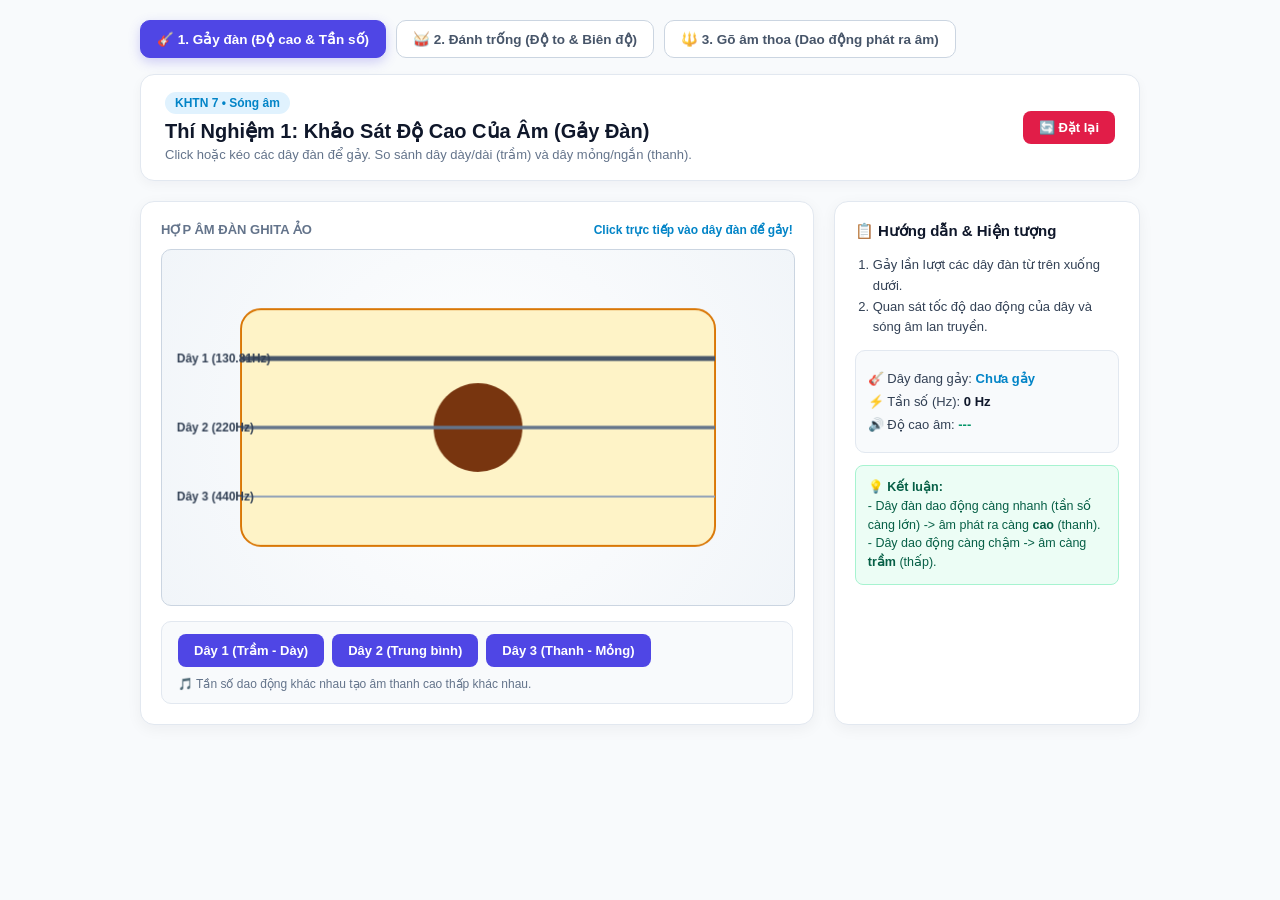
<file: sources/original-song-am-khtn7.html>
<!DOCTYPE html>
<html lang="vi">
<head>
    <meta charset="UTF-8">
    <meta name="viewport" content="width=device-width, initial-scale=1.0">
    <title>Study Lab - Phòng Thí Nghiệm Âm Thanh KHTN 7</title>
    <style>
        body {
            font-family: 'Segoe UI', Tahoma, Geneva, Verdana, sans-serif;
            background-color: #f8fafc;
            color: #1e293b;
            margin: 0;
            padding: 20px;
            display: flex;
            flex-direction: column;
            align-items: center;
            user-select: none;
        }
        .container {
            width: 100%;
            max-width: 1000px;
        }
        .nav-tabs {
            display: flex;
            gap: 10px;
            margin-bottom: 16px;
            flex-wrap: wrap;
        }
        .tab-btn {
            background: #ffffff;
            color: #475569;
            border: 1px solid #cbd5e1;
            padding: 10px 16px;
            border-radius: 10px;
            font-weight: 600;
            font-size: 13.5px;
            cursor: pointer;
            transition: all 0.2s;
            display: flex;
            align-items: center;
            gap: 6px;
        }
        .tab-btn:hover { background: #f1f5f9; }
        .tab-btn.active {
            background: #4f46e5;
            color: #ffffff;
            border-color: #4f46e5;
            box-shadow: 0 4px 12px rgba(79, 70, 229, 0.25);
        }
        .header {
            background: #ffffff;
            border: 1px solid #e2e8f0;
            padding: 18px 24px;
            border-radius: 14px;
            margin-bottom: 20px;
            display: flex;
            justify-content: space-between;
            align-items: center;
            flex-wrap: wrap;
            gap: 15px;
            box-shadow: 0 4px 12px rgba(15, 23, 42, 0.04);
        }
        .main-grid {
            display: grid;
            grid-template-columns: 2.2fr 1fr;
            gap: 20px;
        }
        @media (max-width: 850px) {
            .main-grid { grid-template-columns: 1fr; }
        }
        .card {
            background: #ffffff;
            border: 1px solid #e2e8f0;
            border-radius: 14px;
            padding: 20px;
            box-shadow: 0 4px 15px rgba(15, 23, 42, 0.05);
        }
        canvas {
            background: radial-gradient(circle at center, #ffffff 0%, #f1f5f9 100%);
            border: 1px solid #cbd5e1;
            border-radius: 10px;
            width: 100%;
            height: auto;
            display: block;
            cursor: pointer;
        }
        button.action-btn {
            background: #4f46e5;
            color: white;
            border: none;
            padding: 9px 16px;
            border-radius: 8px;
            cursor: pointer;
            font-weight: 600;
            font-size: 13px;
            transition: all 0.15s ease;
        }
        button.action-btn:hover { background: #4338ca; transform: translateY(-1px); }
        .badge {
            background: #e0f2fe;
            color: #0284c7;
            padding: 4px 10px;
            border-radius: 20px;
            font-size: 12px;
            font-weight: 600;
        }
        .hidden { display: none !important; }
        .status-box p { margin: 8px 0; }
        .conclusion-box {
            background: #ecfdf5;
            border: 1px solid #a7f3d0;
            color: #065f46;
            padding: 12px;
            border-radius: 8px;
            font-size: 12.5px;
            margin-top: 12px;
            line-height: 1.5;
        }
        .control-group {
            display: flex;
            align-items: center;
            justify-content: space-between;
            background: #f8fafc;
            padding: 12px 16px;
            border-radius: 10px;
            border: 1px solid #e2e8f0;
            margin-top: 15px;
            flex-wrap: wrap;
            gap: 10px;
        }
    </style>
</head>
<body>
    <div class="container">
        <!-- Thanh chọn thí nghiệm -->
        <div class="nav-tabs">
            <button class="tab-btn active" id="tabGuitar" onclick="switchLab('guitar')">
                🎸 1. Gảy đàn (Độ cao & Tần số)
            </button>
            <button class="tab-btn" id="tabDrum" onclick="switchLab('drum')">
                🥁 2. Đánh trống (Độ to & Biên độ)
            </button>
            <button class="tab-btn" id="tabFork" onclick="switchLab('fork')">
                🔱 3. Gõ âm thoa (Dao động phát ra âm)
            </button>
        </div>

        <!-- ========================================================= -->
        <!-- THÍ NGHIỆM 1: GẢY ĐÀN (ĐỘ CAO & TẦN SỐ)                   -->
        <!-- ========================================================= -->
        <div id="guitarSection">
            <div class="header">
                <div>
                    <span class="badge">KHTN 7 &bull; Sóng âm</span>
                    <h1 style="margin: 8px 0 4px 0; font-size: 20px; color: #0f172a;">Thí Nghiệm 1: Khảo Sát Độ Cao Của Âm (Gảy Đàn)</h1>
                    <p style="color: #64748b; font-size: 13px; margin: 0;">Click hoặc kéo các dây đàn để gảy. So sánh dây dày/dài (trầm) và dây mỏng/ngắn (thanh).</p>
                </div>
                <button class="action-btn" style="background: #e11d48;" onclick="resetGuitar()">🔄 Đặt lại</button>
            </div>

            <div class="main-grid">
                <div class="card">
                    <div style="display: flex; justify-content: space-between; align-items: center; margin-bottom: 12px;">
                        <span style="font-size: 13px; color: #64748b; font-weight: 600;">HỢP ÂM ĐÀN GHITA ẢO</span>
                        <span id="guitarHint" style="font-size: 12px; color: #0284c7; font-weight: 600;">Click trực tiếp vào dây đàn để gảy!</span>
                    </div>
                    
                    <canvas id="guitarCanvas" width="640" height="360"></canvas>

                    <div class="control-group">
                        <div style="display: flex; gap: 8px; flex-wrap: wrap;">
                            <button class="action-btn" onclick="pluckString(0)">Dây 1 (Trầm - Dày)</button>
                            <button class="action-btn" onclick="pluckString(1)">Dây 2 (Trung bình)</button>
                            <button class="action-btn" onclick="pluckString(2)">Dây 3 (Thanh - Mỏng)</button>
                        </div>
                        <span style="font-size: 12px; color: #64748b;">🎵 Tần số dao động khác nhau tạo âm thanh cao thấp khác nhau.</span>
                    </div>
                </div>

                <div class="card" style="display: flex; flexDirection: column; justify-content: space-between;">
                    <div>
                        <h3 style="margin-top: 0; font-size: 15px; color: #0f172a;">📋 Hướng dẫn & Hiện tượng</h3>
                        <ol style="padding-left: 18px; font-size: 13px; color: #334155; line-height: 1.6; margin-bottom: 12px;">
                            <li>Gảy lần lượt các dây đàn từ trên xuống dưới.</li>
                            <li>Quan sát tốc độ dao động của dây và sóng âm lan truyền.</li>
                        </ol>
                        <div class="status-box" style="background: #f8fafc; padding: 12px; border-radius: 10px; border: 1px solid #e2e8f0; font-size: 13px; color: #334155;">
                            <p>🎸 Dây đang gảy: <span id="gStrName" style="color: #0284c7; font-weight: bold;">Chưa gảy</span></p>
                            <p>⚡ Tần số (Hz): <span id="gFreq" style="color: #0f172a; font-weight: bold;">0 Hz</span></p>
                            <p>🔊 Độ cao âm: <span id="gPitch" style="color: #059669; font-weight: bold;">---</span></p>
                        </div>
                        <div class="conclusion-box">
                            <b>💡 Kết luận:</b><br>
                            - Dây đàn dao động càng nhanh (tần số càng lớn) -> âm phát ra càng <b>cao</b> (thanh).<br>
                            - Dây dao động càng chậm -> âm càng <b>trầm</b> (thấp).
                        </div>
                    </div>
                </div>
            </div>
        </div>

        <!-- ========================================================= -->
        <!-- THÍ NGHIỆM 2: MẶT TRỐNG (ĐỘ TO & BIÊN ĐỘ)                 -->
        <!-- ========================================================= -->
        <div id="drumSection" class="hidden">
            <div class="header">
                <div>
                    <span class="badge">KHTN 7 &bull; Sóng âm</span>
                    <h1 style="margin: 8px 0 4px 0; font-size: 20px; color: #0f172a;">Thí Nghiệm 2: Khảo Sát Độ To Của Âm (Đánh Trống)</h1>
                    <p style="color: #64748b; font-size: 13px; margin: 0;">Click vào mặt trống để gõ. Điều chỉnh lực gõ để thấy các hạt giấy nảy cao thấp khác nhau.</p>
                </div>
                <button class="action-btn" style="background: #e11d48;" onclick="resetDrum()">🔄 Đặt lại</button>
            </div>

            <div class="main-grid">
                <div class="card">
                    <div style="display: flex; justify-content: space-between; align-items: center; margin-bottom: 12px;">
                        <span style="font-size: 13px; color: #64748b; font-weight: 600;">MẶT TRỐNG & HẠT GIẤY NHẢY MÚA</span>
                        <span style="font-size: 12px; color: #0284c7; font-weight: 600;">Click vào trống để gõ!</span>
                    </div>
                    
                    <canvas id="drumCanvas" width="640" height="360"></canvas>

                    <div class="control-group">
                        <div style="display: flex; align-items: center; gap: 10px; width: 100%;">
                            <span style="font-size: 13px; font-weight: 600; color: #334155;">Lực gõ (Biên độ):</span>
                            <input type="range" id="drumForce" min="1" max="10" value="5" style="flex: 1; cursor: pointer;">
                            <button class="action-btn" style="background: #ea580c;" onclick="hitDrum()">🥁 Gõ trống ngay</button>
                        </div>
                    </div>
                </div>

                <div class="card" style="display: flex; flexDirection: column; justify-content: space-between;">
                    <div>
                        <h3 style="margin-top: 0; font-size: 15px; color: #0f172a;">📋 Hướng dẫn & Hiện tượng</h3>
                        <ol style="padding-left: 18px; font-size: 13px; color: #334155; line-height: 1.6; margin-bottom: 12px;">
                            <li>Gõ nhẹ và gõ mạnh vào mặt trống.</li>
                            <li>Quan sát các hạt giấy vụn nhảy trên mặt trống và vòng sóng lan tỏa.</li>
                        </ol>
                        <div class="status-box" style="background: #f8fafc; padding: 12px; border-radius: 10px; border: 1px solid #e2e8f0; font-size: 13px; color: #334155;">
                            <p>🎯 Lực gõ hiện tại: <span id="dForceText" style="color: #ea580c; font-weight: bold;">Trung bình (5)</span></p>
                            <p>📏 Biên độ dao động: <span id="dAmpText" style="color: #0284c7; font-weight: bold;">Vừa</span></p>
                            <p>🔊 Độ to âm thanh: <span id="dLoudText" style="color: #059669; font-weight: bold;">To vừa</span></p>
                        </div>
                        <div class="conclusion-box">
                            <b>💡 Kết luận:</b><br>
                            - Gõ mạnh -> mặt trống lệch nhiều -> biên độ dao động lớn -> âm phát ra <b>to</b>.<br>
                            - Gõ nhẹ -> biên độ nhỏ -> âm <b>nhỏ</b>.
                        </div>
                    </div>
                </div>
            </div>
        </div>

        <!-- ========================================================= -->
        <!-- THÍ NGHIỆM 3: GÕ ÂM THOA & CỐC NƯỚC                      -->
        <!-- ========================================================= -->
        <div id="forkSection" class="hidden">
            <div class="header">
                <div>
                    <span class="badge">KHTN 7 &bull; Sóng âm</span>
                    <h1 style="margin: 8px 0 4px 0; font-size: 20px; color: #0f172a;">Thí Nghiệm 3: Nguồn Âm Phát Ra Âm Đều Đang Dao Động (Âm Thoa)</h1>
                    <p style="color: #64748b; font-size: 13px; margin: 0;">Gõ vào âm thoa bằng búa cao su. Nhúng vào cốc nước để quan sát nước bắn tung tóe chứng minh dao động.</p>
                </div>
                <button class="action-btn" style="background: #e11d48;" onclick="resetFork()">🔄 Đặt lại</button>
            </div>

            <div class="main-grid">
                <div class="card">
                    <div style="display: flex; justify-content: space-between; align-items: center; margin-bottom: 12px;">
                        <span style="font-size: 13px; color: #64748b; font-weight: 600;">BÀN THÍ NGHIỆM ÂM THOA & CỐC NƯỚC</span>
                        <span style="font-size: 12px; color: #0284c7; font-weight: 600;">Click vào âm thoa để gõ!</span>
                    </div>
                    
                    <canvas id="forkCanvas" width="640" height="360"></canvas>

                    <div class="control-group">
                        <div style="display: flex; gap: 8px; flex-wrap: wrap;">
                            <button class="action-btn" style="background: #0284c7;" onclick="strikeFork()">🔨 Gõ búa vào âm thoa</button>
                            <button class="action-btn" style="background: #059669;" onclick="dipFork()">💧 Nhúng vào cốc nước</button>
                        </div>
                        <span style="font-size: 12px; color: #64748b;">Mọi vật phát ra âm thanh đều đang rung động (dao động).</span>
                    </div>
                </div>

                <div class="card" style="display: flex; flexDirection: column; justify-content: space-between;">
                    <div>
                        <h3 style="margin-top: 0; font-size: 15px; color: #0f172a;">📋 Hướng dẫn & Hiện tượng</h3>
                        <ol style="padding-left: 18px; font-size: 13px; color: #334155; line-height: 1.6; margin-bottom: 12px;">
                            <li>Bấm <b>Gõ búa</b> để âm thoa rung động (nhìn thấy nhòe hình).</li>
                            <li>Bấm <b>Nhúng vào cốc nước</b> để thấy nước bắn tung tóe.</li>
                        </ol>
                        <div class="status-box" style="background: #f8fafc; padding: 12px; border-radius: 10px; border: 1px solid #e2e8f0; font-size: 13px; color: #334155;">
                            <p>🔱 Trạng thái âm thoa: <span id="fState" style="color: #0284c7; font-weight: bold;">Đang đứng yên</span></p>
                            <p>💧 Hiện tượng nước: <span id="fWater" style="color: #64748b; font-weight: bold;">Mặt nước phẳng lặng</span></p>
                            <p>🔊 Âm thanh: <span id="fSound" style="color: #475569; font-weight: bold;">Không có tiếng kêu</span></p>
                        </div>
                        <div class="conclusion-box">
                            <b>💡 Kết luận:</b><br>
                            Khi âm thoa phát ra âm thanh, hai nhánh của nó đang <b>dao động</b> (rung động qua lại nhanh chóng).
                        </div>
                    </div>
                </div>
            </div>
        </div>
    </div>

    <script>
        // ==========================================
        // WEB AUDIO API (TẠO ÂM THANH MÔ PHỎNG)
        // ==========================================
        const audioCtx = new (window.AudioContext || window.webkitAudioContext)();

        function playTone(freq, duration, type = 'sine', volume = 0.2) {
            if (audioCtx.state === 'suspended') {
                audioCtx.resume();
            }
            const osc = audioCtx.createOscillator();
            const gain = audioCtx.createGain();
            osc.type = type;
            osc.frequency.setValueAtTime(freq, audioCtx.currentTime);
            
            gain.gain.setValueAtTime(volume, audioCtx.currentTime);
            gain.gain.exponentialRampToValueAtTime(0.0001, audioCtx.currentTime + duration);
            
            osc.connect(gain);
            gain.connect(audioCtx.destination);
            
            osc.start();
            osc.stop(audioCtx.currentTime + duration);
        }

        function playDrumSound(force) {
            if (audioCtx.state === 'suspended') {
                audioCtx.resume();
            }
            const osc = audioCtx.createOscillator();
            const gain = audioCtx.createGain();
            osc.type = 'triangle';
            let startFreq = 100 + force * 15;
            osc.frequency.setValueAtTime(startFreq, audioCtx.currentTime);
            osc.frequency.exponentialRampToValueAtTime(30, audioCtx.currentTime + 0.2);
            
            gain.gain.setValueAtTime(0.4 + (force/20), audioCtx.currentTime);
            gain.gain.exponentialRampToValueAtTime(0.0001, audioCtx.currentTime + 0.2);
            
            osc.connect(gain);
            gain.connect(audioCtx.destination);
            
            osc.start();
            osc.stop(audioCtx.currentTime + 0.2);
        }

        // ==========================================
        // CHUYỂN ĐỔI TAB THÍ NGHIỆM
        // ==========================================
        let currentLab = 'guitar';
        function switchLab(tab) {
            currentLab = tab;
            document.getElementById('guitarSection').classList.toggle('hidden', tab !== 'guitar');
            document.getElementById('drumSection').classList.toggle('hidden', tab !== 'drum');
            document.getElementById('forkSection').classList.toggle('hidden', tab !== 'fork');

            document.getElementById('tabGuitar').classList.toggle('active', tab === 'guitar');
            document.getElementById('tabDrum').classList.toggle('active', tab === 'drum');
            document.getElementById('tabFork').classList.toggle('active', tab === 'fork');
        }

        // ==========================================
        // THÍ NGHIỆM 1: GẢY ĐÀN (GUITAR STRINGS)
        // ==========================================
        const gCanvas = document.getElementById('guitarCanvas');
        const gCtx = gCanvas.getContext('2d');

        let strings = [
            { name: "Dây 1 (Trầm)", freq: 130.81, y: 110, length: 480, plucking: 0, thick: 5 },
            { name: "Dây 2 (Trung)", freq: 220.00, y: 180, length: 480, plucking: 0, thick: 3.5 },
            { name: "Dây 3 (Thanh)", freq: 440.00, y: 250, length: 480, plucking: 0, thick: 2 }
        ];
        let activeStringIdx = null;
        let gWaves = [];

        function pluckString(idx) {
            activeStringIdx = idx;
            strings[idx].plucking = 25; 
            
            document.getElementById('gStrName').innerText = strings[idx].name;
            document.getElementById('gFreq').innerText = strings[idx].freq + " Hz";
            document.getElementById('gPitch').innerText = (idx === 0) ? "Trầm (Thấp)" : (idx === 1) ? "Trung bình" : "Thanh (Cao)";

            // Phát âm thanh tương ứng tần số
            playTone(strings[idx].freq, 0.8, 'triangle', 0.25);

            for(let i=0; i<3; i++) {
                gWaves.push({ x: 320, y: strings[idx].y, r: 10 + i*15, alpha: 0.8, color: idx === 0 ? '#0284c7' : idx === 1 ? '#059669' : '#e11d48' });
            }
        }

        function resetGuitar() {
            strings.forEach(s => s.plucking = 0);
            activeStringIdx = null;
            gWaves = [];
            document.getElementById('gStrName').innerText = "Chưa gảy";
            document.getElementById('gFreq').innerText = "0 Hz";
            document.getElementById('gPitch').innerText = "---";
        }

        function updateGuitar() {
            gCtx.clearRect(0, 0, gCanvas.width, gCanvas.height);

            gCtx.fillStyle = '#fef3c7';
            gCtx.strokeStyle = '#d97706';
            gCtx.lineWidth = 2;
            gCtx.beginPath();
            gCtx.roundRect(80, 60, 480, 240, 20);
            gCtx.fill();
            gCtx.stroke();

            gCtx.beginPath();
            gCtx.arc(320, 180, 45, 0, Math.PI*2);
            gCtx.fillStyle = '#78350f';
            gCtx.fill();

            gWaves.forEach((w, idx) => {
                w.r += 1.8;
                w.alpha -= 0.015;
                if(w.alpha <= 0) {
                    gWaves.splice(idx, 1);
                    return;
                }
                gCtx.save();
                gCtx.beginPath();
                gCtx.arc(w.x, w.y, w.r, 0, Math.PI*2);
                gCtx.strokeStyle = w.color;
                gCtx.globalAlpha = w.alpha;
                gCtx.lineWidth = 2;
                gCtx.stroke();
                gCtx.restore();
            });

            strings.forEach((s, idx) => {
                if(s.plucking > 0.1) {
                    s.plucking *= 0.96; 
                } else {
                    s.plucking = 0;
                }

                gCtx.save();
                gCtx.strokeStyle = idx === 0 ? '#475569' : idx === 1 ? '#64748b' : '#94a3b8';
                gCtx.lineWidth = s.thick;
                gCtx.beginPath();
                gCtx.moveTo(80, s.y);

                let segments = 40;
                let stepLen = s.length / segments;
                for(let i=0; i<=segments; i++) {
                    let cx = 80 + i * stepLen;
                    let envelope = Math.sin((i / segments) * Math.PI); 
                    let vibration = Math.sin(Date.now() / (250 / (idx + 1))) * s.plucking * envelope;
                    let cy = s.y + vibration;
                    if(i === 0) gCtx.moveTo(cx, cy);
                    else gCtx.lineTo(cx, cy);
                }
                gCtx.stroke();
                gCtx.restore();

                gCtx.fillStyle = '#334155';
                gCtx.font = 'bold 12px sans-serif';
                gCtx.fillText(`Dây ${idx+1} (${s.freq}Hz)`, 15, s.y + 4);
            });
        }

        gCanvas.addEventListener('click', function(e) {
            const rect = gCanvas.getBoundingClientRect();
            const my = (e.clientY - rect.top) * (gCanvas.height / rect.height);
            strings.forEach((s, idx) => {
                if(Math.abs(my - s.y) < 25) {
                    pluckString(idx);
                }
            });
        });

        // ==========================================
        // THÍ NGHIỆM 2: MẶT TRỐNG (DRUM & LOUDNESS)
        // ==========================================
        const dCanvas = document.getElementById('drumCanvas');
        const dCtx = dCanvas.getContext('2d');

        let drumHitAnim = 0;
        let paperScraps = [];
        for(let i=0; i<18; i++) {
            paperScraps.push({
                x: 240 + Math.random() * 160,
                y: 180, // Khởi tạo nằm ngay trên mặt trống
                vy: 0,
                size: 5 + Math.random() * 5,
                color: ['#ef4444', '#3b82f6', '#10b981', '#f59e0b', '#8b5cf6'][Math.floor(Math.random()*5)]
            });
        }
        let dRings = [];

        function hitDrum() {
            let force = parseInt(document.getElementById('drumForce').value);
            drumHitAnim = force * 2.5; 

            document.getElementById('dForceText').innerText = force <= 3 ? "Yếu (" + force + ")" : force <= 7 ? "Trung bình (" + force + ")" : "Mạnh (" + force + ")";
            document.getElementById('dLoudText').innerText = force <= 3 ? "Âm nhỏ" : force <= 7 ? "To vừa" : "Rất to (vang)";
            document.getElementById('dAmpText').innerText = force <= 3 ? "Nhỏ" : force <= 7 ? "Vừa" : "Lớn";

            // Phát âm thanh trống
            playDrumSound(force);

            // CHỈ đẩy những hạt giấy đang thực sự nằm sát trên mặt trống bay lên
            let surfaceY = 180;
            paperScraps.forEach(p => {
                if (Math.abs(p.y - surfaceY) < 3) {
                    p.vy = - (force * 1.8) * (0.6 + Math.random() * 0.8);
                }
            });

            dRings.push({ r: 40, alpha: 0.9, maxR: 60 + force * 20 });
        }

        function resetDrum() {
            drumHitAnim = 0;
            dRings = [];
            paperScraps.forEach(p => { p.y = 180; p.vy = 0; });
        }

        function updateDrum() {
            dCtx.clearRect(0, 0, dCanvas.width, dCanvas.height);

            dCtx.fillStyle = '#94a3b8';
            dCtx.beginPath();
            dCtx.ellipse(320, 220, 150, 60, 0, 0, Math.PI*2);
            dCtx.fill();
            dCtx.strokeStyle = '#475569';
            dCtx.lineWidth = 3;
            dCtx.stroke();

            if(drumHitAnim > 0.2) {
                drumHitAnim *= 0.88;
            } else {
                drumHitAnim = 0;
            }

            let surfaceY = 180 - drumHitAnim;

            dCtx.fillStyle = '#f1f5f9';
            dCtx.beginPath();
            dCtx.ellipse(320, surfaceY, 140, 50, 0, 0, Math.PI*2);
            dCtx.fill();
            dCtx.strokeStyle = '#3b82f6';
            dCtx.lineWidth = 4;
            dCtx.stroke();

            dRings.forEach((ring, idx) => {
                ring.r += 2.5;
                ring.alpha -= 0.02;
                if(ring.alpha <= 0 || ring.r > ring.maxR) {
                    dRings.splice(idx, 1);
                    return;
                }
                dCtx.save();
                dCtx.beginPath();
                dCtx.ellipse(320, 180, ring.r * 2.5, ring.r, 0, 0, Math.PI*2);
                dCtx.strokeStyle = '#2563eb';
                dCtx.globalAlpha = ring.alpha;
                dCtx.lineWidth = 2.5;
                dCtx.stroke();
                dCtx.restore();
            });

            // Cập nhật vị trí hạt giấy
            paperScraps.forEach(p => {
                p.y += p.vy;
                if (p.vy !== 0) {
                    p.vy += 0.45; // Trọng lực kéo xuống
                }

                // Khi rơi chạm xuống mặt trống -> dừng lại hoàn toàn
                if(p.y >= 180) {
                    p.y = 180;
                    p.vy = 0;
                }

                dCtx.fillStyle = p.color;
                dCtx.fillRect(p.x - p.size/2, p.y - p.size/2, p.size, p.size);
            });
        }

        dCanvas.addEventListener('click', function() {
            hitDrum();
        });


        // ==========================================
        // THÍ NGHIỆM 3: GÕ ÂM THOA & CỐC NƯỚC (TUNING FORK)
        // ==========================================
        const fCanvas = document.getElementById('forkCanvas');
        const fCtx = fCanvas.getContext('2d');

        let forkVibrating = false;
        let forkVibeTimer = 0;
        let forkDipped = false;
        let splashes = [];

        function strikeFork() {
            forkVibrating = true;
            forkVibeTimer = 180; 
            document.getElementById('fState').innerText = "Đang dao động (Rung rất nhanh)";
            document.getElementById('fState').style.color = "#e11d48";
            document.getElementById('fSound').innerText = "Phát âm thanh chuẩn (440Hz)";
            
            // Phát âm thanh âm thoa (Sine wave 440Hz)
            playTone(440, 1.2, 'sine', 0.2);

            if(forkDipped) {
                for(let i=0; i<15; i++) {
                    splashes.push({
                        x: 395 + (Math.random()-0.5)*30,
                        y: 240,
                        vx: (Math.random()-0.5)*6,
                        vy: -4 - Math.random()*6,
                        r: 3 + Math.random()*3
                    });
                }
                document.getElementById('fWater').innerText = "Nước bắn tung tóe mạnh!";
                document.getElementById('fWater').style.color = "#e11d48";
            }
        }

        function dipFork() {
            forkDipped = !forkDipped;
            if(forkDipped) {
                document.getElementById('fWater').innerText = forkVibrating ? "Nước bắn tung tóe mạnh!" : "Mặt nước gợn sóng nhẹ";
                if(forkVibrating) {
                    for(let i=0; i<15; i++) {
                        splashes.push({
                            x: 395 + (Math.random()-0.5)*30,
                            y: 240,
                            vx: (Math.random()-0.5)*6,
                            vy: -4 - Math.random()*6,
                            r: 3 + Math.random()*3
                        });
                    }
                }
            } else {
                document.getElementById('fWater').innerText = "Đã nhấc âm thoa khỏi cốc nước";
            }
        }

        function resetFork() {
            forkVibrating = false;
            forkVibeTimer = 0;
            forkDipped = false;
            splashes = [];
            document.getElementById('fState').innerText = "Đang đứng yên";
            document.getElementById('fState').style.color = "#0284c7";
            document.getElementById('fWater').innerText = "Mặt nước phẳng lặng";
            document.getElementById('fSound').innerText = "Không có tiếng kêu";
        }

        function updateFork() {
            fCtx.clearRect(0, 0, fCanvas.width, fCanvas.height);

            if(forkVibeTimer > 0) {
                forkVibeTimer--;
                if(forkVibeTimer === 0) {
                    forkVibrating = false;
                    document.getElementById('fState').innerText = "Đã dừng dao động";
                    document.getElementById('fState').style.color = "#475569";
                    document.getElementById('fSound').innerText = "Hết tiếng kêu";
                }
            }

            // Vẽ cốc nước
            fCtx.fillStyle = 'rgba(224, 242, 254, 0.7)';
            fCtx.strokeStyle = '#0284c7';
            fCtx.lineWidth = 2;
            fCtx.beginPath();
            fCtx.roundRect(360, 200, 80, 110, [0,0,12,12]);
            fCtx.fill();
            fCtx.stroke();

            fCtx.fillStyle = 'rgba(56, 189, 248, 0.4)';
            fCtx.fillRect(362, 235, 76, 73);

            splashes.forEach((sp, idx) => {
                sp.x += sp.vx;
                sp.y += sp.vy;
                sp.vy += 0.4; 
                if(sp.y > 310) { splashes.splice(idx, 1); return; }

                fCtx.fillStyle = '#0284c7';
                fCtx.beginPath();
                fCtx.arc(sp.x, sp.y, sp.r, 0, Math.PI*2);
                fCtx.fill();
            });

            // Vẽ hình dáng âm thoa kim loại chuẩn xác (Không có thanh đỏ lạ)
            let forkX = forkDipped ? 400 : 250;
            let forkY = 140;

            fCtx.save();
            fCtx.lineWidth = 12;
            fCtx.strokeStyle = '#94a3b8'; // Màu kim loại sáng
            fCtx.lineCap = 'round';
            fCtx.lineJoin = 'round';

            let jitterX = forkVibrating ? (Math.random() - 0.5) * 6 : 0;

            // Cán cầm âm thoa đi xuống
            fCtx.beginPath();
            fCtx.moveTo(forkX, forkY + 130);
            fCtx.lineTo(forkX, forkY + 60);
            fCtx.stroke();

            // Phần uốn cong chữ U ở gốc âm thoa
            fCtx.beginPath();
            fCtx.moveTo(forkX - 30, forkY + 10);
            fCtx.quadraticCurveTo(forkX, forkY + 70, forkX, forkY + 60);
            fCtx.quadraticCurveTo(forkX, forkY + 70, forkX + 30, forkY + 10);
            fCtx.stroke();

            // Hai nhánh song song hướng lên trên (Có hiệu ứng rung lắc nếu đang dao động)
            fCtx.beginPath();
            fCtx.moveTo(forkX - 30, forkY + 10);
            fCtx.lineTo(forkX - 30 + jitterX, forkY - 70);
            fCtx.stroke();

            fCtx.beginPath();
            fCtx.moveTo(forkX + 30, forkY + 10);
            fCtx.lineTo(forkX + 30 - jitterX, forkY - 70);
            fCtx.stroke();

            fCtx.restore();
        }

        fCanvas.addEventListener('click', function() {
            strikeFork();
        });

        // ==========================================
        // VÒNG LẶP ANIMATION CHÍNH (60 FPS)
        // ==========================================
        function mainLoop() {
            if (currentLab === 'guitar') {
                updateGuitar();
            } else if (currentLab === 'drum') {
                updateDrum();
            } else if (currentLab === 'fork') {
                updateFork();
            }
            requestAnimationFrame(mainLoop);
        }

        mainLoop();
    </script>
</body>
</html>
</file>
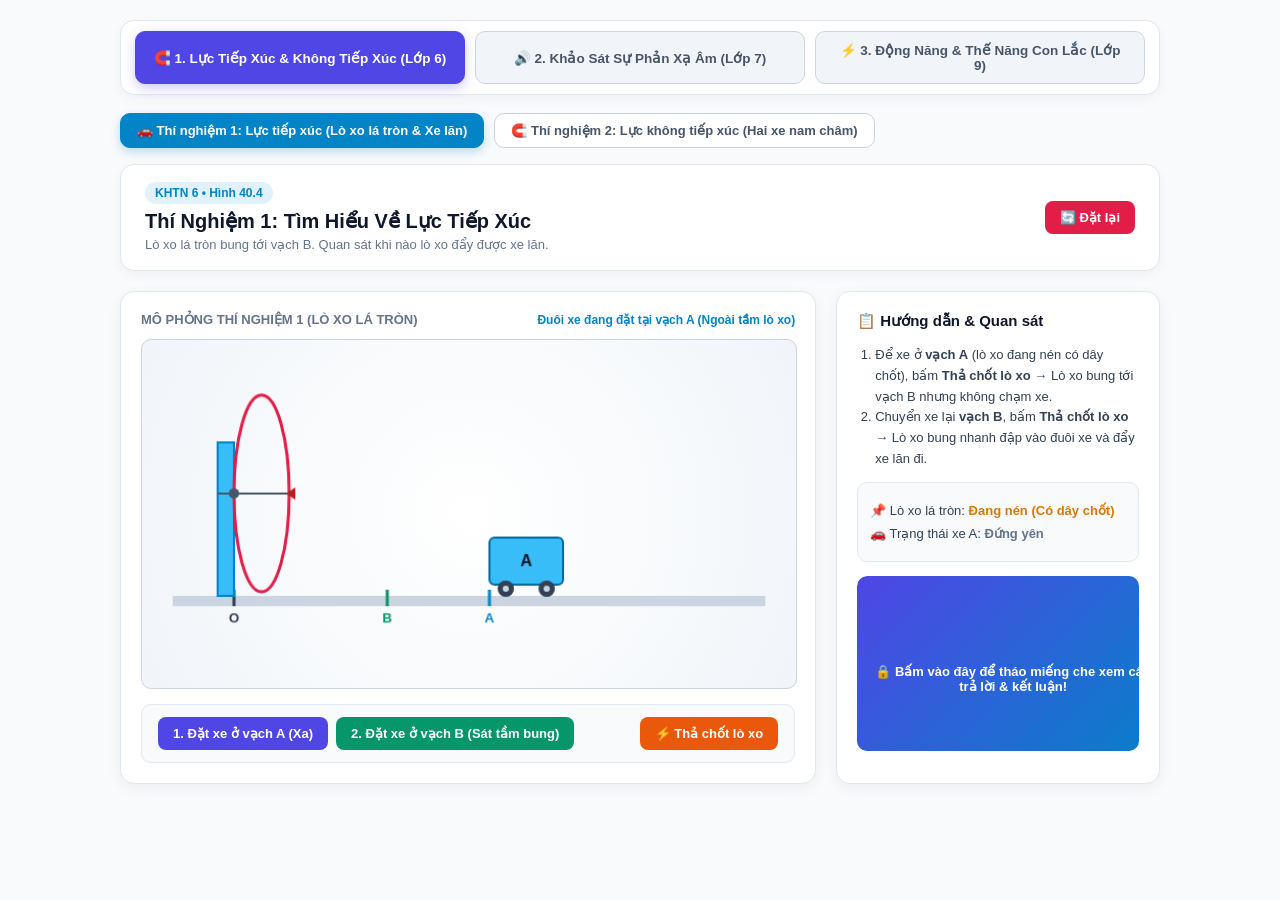
<file: sources/original-tong-hop-thi-nghiem-khtn.html>
<!DOCTYPE html>
<html lang="vi">
<head>
    <meta charset="UTF-8">
    <meta name="viewport" content="width=device-width, initial-scale=1.0">
    <title>Study Lab - Tổng Hợp Thí Nghiệm Vật Lý (KHTN)</title>
    <style>
        body {
            font-family: 'Segoe UI', Tahoma, Geneva, Verdana, sans-serif;
            background-color: #f8fafc;
            color: #1e293b;
            margin: 0;
            padding: 20px;
            display: flex;
            flex-direction: column;
            align-items: center;
            user-select: none;
            -webkit-user-select: none;
        }
        .container {
            width: 100%;
            max-width: 1040px;
        }
        /* Thanh điều hướng tổng hợp các thí nghiệm */
        .main-nav {
            display: flex;
            gap: 10px;
            margin-bottom: 18px;
            flex-wrap: wrap;
            background: #ffffff;
            padding: 10px 14px;
            border-radius: 14px;
            border: 1px solid #e2e8f0;
            box-shadow: 0 4px 12px rgba(15, 23, 42, 0.04);
        }
        .main-tab-btn {
            background: #f1f5f9;
            color: #475569;
            border: 1.5px solid #cbd5e1;
            padding: 10px 16px;
            border-radius: 10px;
            font-weight: 700;
            font-size: 13.5px;
            cursor: pointer;
            transition: all 0.2s;
            display: flex;
            align-items: center;
            gap: 8px;
            flex: 1;
            min-width: 210px;
            justify-content: center;
        }
        .main-tab-btn:hover { background: #e2e8f0; }
        .main-tab-btn.active {
            background: #4f46e5;
            color: #ffffff;
            border-color: #4f46e5;
            box-shadow: 0 4px 12px rgba(79, 70, 229, 0.28);
        }

        /* Sub-tabs cho phần Lực */
        .sub-tabs {
            display: flex;
            gap: 10px;
            margin-bottom: 16px;
            flex-wrap: wrap;
        }
        .sub-tab-btn {
            background: #ffffff;
            color: #475569;
            border: 1px solid #cbd5e1;
            padding: 9px 16px;
            border-radius: 10px;
            font-weight: 600;
            font-size: 13px;
            cursor: pointer;
            transition: all 0.2s;
        }
        .sub-tab-btn:hover { background: #f1f5f9; }
        .sub-tab-btn.active {
            background: #0284c7;
            color: #ffffff;
            border-color: #0284c7;
            box-shadow: 0 4px 10px rgba(2, 132, 199, 0.25);
        }

        .header {
            background: #ffffff;
            border: 1px solid #e2e8f0;
            padding: 18px 24px;
            border-radius: 14px;
            margin-bottom: 20px;
            display: flex;
            justify-content: space-between;
            align-items: center;
            flex-wrap: wrap;
            gap: 15px;
            box-shadow: 0 4px 12px rgba(15, 23, 42, 0.04);
        }
        .main-grid {
            display: grid;
            grid-template-columns: 2.15fr 1fr;
            gap: 20px;
        }
        @media (max-width: 860px) {
            .main-grid { grid-template-columns: 1fr; }
        }
        .card {
            background: #ffffff;
            border: 1px solid #e2e8f0;
            border-radius: 14px;
            padding: 20px;
            box-shadow: 0 4px 15px rgba(15, 23, 42, 0.05);
        }
        canvas {
            background: radial-gradient(circle at center, #ffffff 0%, #f1f5f9 100%);
            border: 1px solid #cbd5e1;
            border-radius: 10px;
            width: 100%;
            height: auto;
            display: block;
            touch-action: none;
        }
        button.action-btn {
            background: #4f46e5;
            color: white;
            border: none;
            padding: 9px 15px;
            border-radius: 8px;
            cursor: pointer;
            font-weight: 600;
            font-size: 13px;
            transition: all 0.15s ease;
        }
        button.action-btn:hover { background: #4338ca; transform: translateY(-1px); }
        .btn-active { background: #059669 !important; box-shadow: 0 0 10px rgba(5, 150, 105, 0.4); }
        .btn-reset { background: #e11d48 !important; }
        .btn-reset:hover { background: #be123c !important; }
        .badge {
            background: #e0f2fe;
            color: #0284c7;
            padding: 4px 10px;
            border-radius: 20px;
            font-size: 12px;
            font-weight: 600;
        }
        .hidden { display: none !important; }
        .status-box p { margin: 8px 0; }
        .control-group {
            display: flex;
            align-items: center;
            justify-content: space-between;
            background: #f8fafc;
            padding: 12px 16px;
            border-radius: 10px;
            border: 1px solid #e2e8f0;
            margin-top: 15px;
            flex-wrap: wrap;
            gap: 10px;
        }
        .material-btn, .btn-mode {
            background: #f1f5f9;
            border: 1.5px solid #cbd5e1;
            color: #334155;
            padding: 8px 13px;
            border-radius: 8px;
            font-weight: 600;
            cursor: pointer;
            font-size: 12.5px;
            transition: all 0.2s;
        }
        .material-btn.active {
            background: #4f46e5;
            border-color: #4f46e5;
            color: white;
            box-shadow: 0 4px 10px rgba(79, 70, 229, 0.25);
        }
        .btn-mode.active {
            background: #0284c7;
            color: #ffffff;
            border-color: #0284c7;
        }

        /* Sliders */
        .slider-panel {
            background: #f8fafc;
            padding: 12px 16px;
            border-radius: 10px;
            border: 1px solid #e2e8f0;
            margin-top: 14px;
            display: flex;
            flex-direction: column;
            gap: 10px;
        }
        .slider-row {
            display: flex;
            align-items: center;
            gap: 12px;
            flex-wrap: wrap;
        }
        .slider-row label {
            font-size: 13px;
            font-weight: 700;
            min-width: 100px;
        }
        .slider-row input[type="range"] {
            flex: 1;
            min-width: 180px;
            height: 8px;
            border-radius: 5px;
            cursor: pointer;
        }

        /* Thanh đo năng lượng con lắc */
        .energy-bars {
            background: #f8fafc;
            padding: 12px;
            border-radius: 10px;
            border: 1px solid #e2e8f0;
            margin-bottom: 12px;
        }
        .bar-item { margin-bottom: 8px; }
        .bar-item:last-child { margin-bottom: 0; }
        .bar-label {
            display: flex;
            justify-content: space-between;
            font-size: 12px;
            font-weight: 700;
            margin-bottom: 3px;
        }
        .bar-track {
            width: 100%;
            height: 10px;
            background: #e2e8f0;
            border-radius: 6px;
            overflow: hidden;
        }
        .bar-fill {
            height: 100%;
            width: 0%;
            border-radius: 6px;
            transition: width 0.05s linear;
        }

        /* Miếng che kết luận */
        .conclusion-wrapper {
            position: relative;
            overflow: hidden;
            border-radius: 10px;
            margin-top: 14px;
        }
        .conclusion-cover {
            position: absolute;
            top: 0;
            left: 0;
            width: 100%;
            height: 100%;
            background: linear-gradient(135deg, #4f46e5, #0284c7);
            color: white;
            display: flex;
            flex-direction: column;
            align-items: center;
            justify-content: center;
            font-weight: 600;
            font-size: 13px;
            cursor: pointer;
            border-radius: 10px;
            transition: transform 0.4s ease, opacity 0.4s ease;
            z-index: 2;
            text-align: center;
            padding: 15px;
            box-shadow: 0 4px 12px rgba(0, 0, 0, 0.15);
        }
        .conclusion-cover:hover {
            background: linear-gradient(135deg, #4338ca, #0369a1);
        }
        .conclusion-cover.revealed {
            transform: translateY(100%);
            opacity: 0;
            pointer-events: none;
        }
        .conclusion-box {
            background: #ecfdf5;
            border: 1px solid #a7f3d0;
            color: #065f46;
            padding: 14px;
            border-radius: 10px;
            font-size: 13px;
            line-height: 1.6;
        }
    </style>
</head>
<body>
    <div class="container">
        <!-- THANH CHỌN CHỦ ĐỀ THÍ NGHIỆM TỔNG HỢP -->
        <div class="main-nav">
            <button class="main-tab-btn active" id="navLabForce" onclick="switchMainLab('force')">
                🧲 1. Lực Tiếp Xúc & Không Tiếp Xúc (Lớp 6)
            </button>
            <button class="main-tab-btn" id="navLabSound" onclick="switchMainLab('sound')">
                🔊 2. Khảo Sát Sự Phản Xạ Âm (Lớp 7)
            </button>
            <button class="main-tab-btn" id="navLabEnergy" onclick="switchMainLab('energy')">
                ⚡ 3. Động Năng & Thế Năng Con Lắc (Lớp 9)
            </button>
        </div>

        <!-- ===================================================================== -->
        <!-- PHẦN 1: LỰC TIẾP XÚC & LỰC KHÔNG TIẾP XÚC (KHTN 6)                    -->
        <!-- ===================================================================== -->
        <div id="labForceWrapper">
            <div class="sub-tabs">
                <button class="sub-tab-btn active" id="tabForce1" onclick="switchForceSubLab('exp1')">
                    🚗 Thí nghiệm 1: Lực tiếp xúc (Lò xo lá tròn & Xe lăn)
                </button>
                <button class="sub-tab-btn" id="tabForce2" onclick="switchForceSubLab('exp2')">
                    🧲 Thí nghiệm 2: Lực không tiếp xúc (Hai xe nam châm)
                </button>
            </div>

            <!-- Thí nghiệm 1.1: Lực tiếp xúc -->
            <div id="forceExp1Section">
                <div class="header">
                    <div>
                        <span class="badge">KHTN 6 &bull; Hình 40.4</span>
                        <h1 style="margin: 8px 0 4px 0; font-size: 20px; color: #0f172a;">Thí Nghiệm 1: Tìm Hiểu Về Lực Tiếp Xúc</h1>
                        <p style="color: #64748b; font-size: 13px; margin: 0;">Lò xo lá tròn bung tới vạch B. Quan sát khi nào lò xo đẩy được xe lăn.</p>
                    </div>
                    <button class="action-btn btn-reset" onclick="resetForceExp1()">🔄 Đặt lại</button>
                </div>

                <div class="main-grid">
                    <div class="card">
                        <div style="display: flex; justify-content: space-between; align-items: center; margin-bottom: 12px;">
                            <span style="font-size: 13px; color: #64748b; font-weight: 600;">MÔ PHỎNG THÍ NGHIỆM 1 (LÒ XO LÁ TRÒN)</span>
                            <span id="exp1PosText" style="font-size: 12px; color: #0284c7; font-weight: 600;">Đuôi xe đang đặt tại vạch A (Ngoài tầm lò xo)</span>
                        </div>
                        <canvas id="forceCanvas1" width="640" height="340"></canvas>
                        <div class="control-group">
                            <div style="display: flex; gap: 8px; flex-wrap: wrap;">
                                <button class="action-btn" onclick="setCarPosition('A')">1. Đặt xe ở vạch A (Xa)</button>
                                <button class="action-btn" style="background: #059669;" onclick="setCarPosition('B')">2. Đặt xe ở vạch B (Sát tầm bung)</button>
                            </div>
                            <button class="action-btn" style="background: #ea580c;" onclick="releaseSpring()">⚡ Thả chốt lò xo</button>
                        </div>
                    </div>

                    <div class="card" style="display: flex; flex-direction: column; justify-content: space-between;">
                        <div>
                            <h3 style="margin-top: 0; font-size: 15px; color: #0f172a;">📋 Hướng dẫn & Quan sát</h3>
                            <ol style="padding-left: 18px; font-size: 13px; color: #334155; line-height: 1.6; margin-bottom: 12px;">
                                <li>Để xe ở <b>vạch A</b> (lò xo đang nén có dây chốt), bấm <b>Thả chốt lò xo</b> &rarr; Lò xo bung tới vạch B nhưng không chạm xe.</li>
                                <li>Chuyển xe lại <b>vạch B</b>, bấm <b>Thả chốt lò xo</b> &rarr; Lò xo bung nhanh đập vào đuôi xe và đẩy xe lăn đi.</li>
                            </ol>
                            <div class="status-box" style="background: #f8fafc; padding: 12px; border-radius: 10px; border: 1px solid #e2e8f0; font-size: 13px; color: #334155;">
                                <p>📌 Lò xo lá tròn: <span id="e1SpringState" style="color: #d97706; font-weight: bold;">Đang nén (Có dây chốt)</span></p>
                                <p>🚗 Trạng thái xe A: <span id="e1CarState" style="color: #64748b; font-weight: bold;">Đứng yên</span></p>
                            </div>
                            <div class="conclusion-wrapper">
                                <div class="conclusion-cover" onclick="revealConclusion(this)">
                                    🔒 Bấm vào đây để tháo miếng che xem câu trả lời & kết luận!
                                </div>
                                <div class="conclusion-box">
                                    <b>💡 Giải thích & Kết luận:</b><br>
                                    - <b>Đặt ở A:</b> Lò xo bung hết cỡ chỉ chạm tới vạch B, không tiếp xúc với xe nên không truyền lực &rarr; xe đứng yên.<br>
                                    - <b>Đặt ở B (hoặc trong khoảng OB):</b> Khi bung ra, lò xo tiếp xúc trực tiếp với xe và đẩy xe chuyển động. Đây là <b>lực tiếp xúc</b>.
                                </div>
                            </div>
                        </div>
                    </div>
                </div>
            </div>

            <!-- Thí nghiệm 1.2: Lực không tiếp xúc -->
            <div id="forceExp2Section" class="hidden">
                <div class="header">
                    <div>
                        <span class="badge">KHTN 6 &bull; Hình 40.5</span>
                        <h1 style="margin: 8px 0 4px 0; font-size: 20px; color: #0f172a;">Thí Nghiệm 2: Tìm Hiểu Về Lực Không Tiếp Xúc</h1>
                        <p style="color: #64748b; font-size: 13px; margin: 0;">Tự do kéo trực tiếp xe trên màn hình hoặc dùng thanh kéo bên dưới để tránh ngón tay che khuất.</p>
                    </div>
                    <button class="action-btn btn-reset" onclick="resetForceExp2()">🔄 Đặt lại vị trí</button>
                </div>

                <div class="main-grid">
                    <div class="card">
                        <div style="display: flex; justify-content: space-between; align-items: center; margin-bottom: 12px;">
                            <span style="font-size: 13px; color: #64748b; font-weight: 600;">KÉO XE TRỰC TIẾP HOẶC DÙNG THANH TRƯỢT</span>
                            <span style="font-size: 12px; color: #0284c7; font-weight: 600;">Hai cực cùng tên (N - N) đẩy nhau</span>
                        </div>
                        <canvas id="forceCanvas2" width="640" height="320" style="cursor: grab;"></canvas>
                        <div class="slider-panel">
                            <div class="slider-row">
                                <label for="sliderCarB" style="color: #ef4444;">🟥 Kéo Xe B:</label>
                                <input type="range" id="sliderCarB" min="70" max="570" value="200" oninput="onCarSliderMove('B', this.value)">
                            </div>
                            <div class="slider-row">
                                <label for="sliderCarA" style="color: #3b82f6;">🟦 Kéo Xe A:</label>
                                <input type="range" id="sliderCarA" min="70" max="570" value="430" oninput="onCarSliderMove('A', this.value)">
                            </div>
                        </div>
                    </div>

                    <div class="card" style="display: flex; flex-direction: column; justify-content: space-between;">
                        <div>
                            <h3 style="margin-top: 0; font-size: 15px; color: #0f172a;">📋 Hướng dẫn tương tác</h3>
                            <ol style="padding-left: 18px; font-size: 13px; color: #334155; line-height: 1.6; margin-bottom: 12px;">
                                <li>Nhấn giữ và kéo <b>Xe B</b> (màu cam) tiến lại gần <b>Xe A</b> (màu xanh) — hoặc kéo thanh trượt bên dưới nếu dùng điện thoại.</li>
                                <li>Quan sát khoảng cách giữa 2 xe: Xe A tự động lùi ra xa <b>trước khi hai xe chạm vào nhau</b>.</li>
                            </ol>
                            <div class="status-box" style="background: #f8fafc; padding: 12px; border-radius: 10px; border: 1px solid #e2e8f0; font-size: 13px; color: #334155;">
                                <p>📏 Khoảng cách 2 xe: <span id="e2DistText" style="color: #0284c7; font-weight: bold;">150 px</span></p>
                                <p>🧲 Lực từ tương tác: <span id="e2ForceState" style="color: #64748b; font-weight: bold;">Chưa đủ gần</span></p>
                            </div>
                            <div class="conclusion-wrapper">
                                <div class="conclusion-cover" onclick="revealConclusion(this)">
                                    🔒 Bấm vào đây để tháo miếng che xem câu trả lời & kết luận!
                                </div>
                                <div class="conclusion-box">
                                    <b>💡 Giải thích & Kết luận:</b><br>
                                    - Không cần đẩy xe B chạm vào xe A thì xe A mới chuyển động. Khi đưa lại gần, từ trường của hai nam châm cùng cực đã đẩy xe A chuyển động.<br>
                                    - Lực xuất hiện khi hai vật <b>không tiếp xúc với nhau</b> gọi là <b>lực không tiếp xúc</b>.
                                </div>
                            </div>
                        </div>
                    </div>
                </div>
            </div>
        </div>

        <!-- ===================================================================== -->
        <!-- PHẦN 2: KHẢO SÁT SỰ PHẢN XẠ ÂM (KHTN 7)                               -->
        <!-- ===================================================================== -->
        <div id="labSoundWrapper" class="hidden">
            <div class="header">
                <div>
                    <span class="badge">KHTN 7 &bull; Sóng âm</span>
                    <h1 style="margin: 8px 0 4px 0; font-size: 20px; color: #0f172a;">Phòng Thí Nghiệm: Khảo Sát Sự Phản Xạ Âm</h1>
                    <p style="color: #64748b; font-size: 13px; margin: 0;">Quan sát đường truyền của các nhịp sóng âm khi gặp các bề mặt vật liệu khác nhau.</p>
                </div>
                <button class="action-btn btn-reset" onclick="resetSoundLab()">🔄 Đặt lại</button>
            </div>

            <div class="main-grid">
                <div class="card">
                    <div style="display: flex; justify-content: space-between; align-items: center; margin-bottom: 12px;">
                        <span style="font-size: 13px; color: #64748b; font-weight: 600;">SƠ ĐỒ THÍ NGHIỆM PHẢN XẠ ÂM</span>
                        <span id="activeMatName" style="font-size: 12px; color: #0284c7; font-weight: 600;">Đang gắn: Tấm gỗ nhẵn</span>
                    </div>
                    <canvas id="soundCanvas" width="640" height="380"></canvas>
                    <div class="control-group">
                        <div style="display: flex; gap: 8px; flex-wrap: wrap; align-items: center;">
                            <span style="font-size: 13px; font-weight: 600; color: #334155;">Chọn vật liệu:</span>
                            <button class="material-btn active" id="mat0" onclick="setSoundMaterial(0)">Tấm gỗ nhẵn</button>
                            <button class="material-btn" id="mat1" onclick="setSoundMaterial(1)">Tấm gỗ sần sùi</button>
                            <button class="material-btn" id="mat2" onclick="setSoundMaterial(2)">Tấm xốp mềm</button>
                        </div>
                        <button id="btnSoundPower" class="action-btn" onclick="toggleSoundSource()">🔊 Bật nguồn âm</button>
                    </div>
                </div>

                <div class="card" style="display: flex; flex-direction: column; justify-content: space-between;">
                    <div>
                        <h3 style="margin-top: 0; font-size: 15px; color: #0f172a;">📋 Hướng dẫn thực hiện</h3>
                        <ol style="padding-left: 18px; font-size: 13px; color: #334155; line-height: 1.6; margin-bottom: 12px;">
                            <li>Bấm <b>Bật nguồn âm</b> để đồng hồ phát ra các nhịp sóng âm hướng thẳng lên tấm phản xạ.</li>
                            <li>Lần lượt đổi qua lại 3 loại vật liệu để thay thế tấm phản xạ trên giá đỡ.</li>
                            <li>So sánh các vạch sóng phản xạ truyền tới <b>Bộ thu âm</b> và lắng nghe độ to của âm thanh.</li>
                        </ol>
                        <div class="status-box" style="background: #f8fafc; padding: 12px; border-radius: 10px; border: 1px solid #e2e8f0; font-size: 13px; color: #334155;">
                            <p>🔊 Trạng thái nguồn: <span id="sStatus" style="color: #64748b; font-weight: bold;">Đang tắt</span></p>
                            <p>📊 Cường độ âm thu được: <span id="sIntensity" style="color: #0284c7; font-weight: bold;">0 dB</span></p>
                            <p>⭐ Đánh giá: <span id="sEval" style="color: #475569; font-weight: bold;">---</span></p>
                        </div>
                        <div class="conclusion-wrapper">
                            <div class="conclusion-cover" onclick="revealConclusion(this)">
                                🔒 Bấm vào đây để tháo miếng che xem nhận xét & kết luận!
                            </div>
                            <div class="conclusion-box">
                                <b>💡 Nhận xét & Kết luận:</b><br>
                                - <b>Phản xạ âm tốt:</b> Bề mặt cứng, phẳng và nhẵn phản chiếu sóng âm rõ nét, cường độ âm thu được lớn.<br>
                                - <b>Phản xạ âm kém:</b> Bề mặt mềm, xốp hoặc gồ ghề, sần sùi làm tán xạ và hấp thụ mạnh sóng âm.
                            </div>
                        </div>
                    </div>
                </div>
            </div>
        </div>

        <!-- ===================================================================== -->
        <!-- PHẦN 3: CHUYỂN HÓA ĐỘNG NĂNG - THẾ NĂNG CON LẮC ĐƠN (KHTN 9)          -->
        <!-- ===================================================================== -->
        <div id="labEnergyWrapper" class="hidden">
            <div class="header">
                <div>
                    <span class="badge" style="background: #dcfce7; color: #15803d;">KHTN 9 &bull; Hình 3.2</span>
                    <h1 style="margin: 8px 0 4px 0; font-size: 20px; color: #0f172a;">Thí Nghiệm: Sự Chuyển Hóa Động Năng – Thế Năng</h1>
                    <p style="color: #64748b; font-size: 13px; margin: 0;">Kéo vật nặng tới độ cao h (vị trí A) rồi thả nhẹ để quan sát dao động của con lắc đơn.</p>
                </div>
                <button class="action-btn btn-reset" onclick="resetPendulum()">🔄 Đặt lại</button>
            </div>

            <div class="main-grid">
                <div class="card">
                    <div style="display: flex; justify-content: space-between; align-items: center; margin-bottom: 10px; flex-wrap: wrap; gap: 8px;">
                        <span style="font-size: 13px; color: #64748b; font-weight: 600;">CON LẮC ĐƠN (KÉO TRỰC TIẾP QUẢ CẦU HOẶC DÙNG THANH TRƯỢT)</span>
                        <span id="simStatus" style="font-size: 12px; color: #0284c7; font-weight: 700;">Đang giữ tại vị trí A</span>
                    </div>
                    <canvas id="pendulumCanvas" width="640" height="390" style="cursor: grab;"></canvas>
                    <div class="slider-panel">
                        <div class="slider-row">
                            <label for="heightSlider" style="color: #334155; min-width: 125px;">Độ cao h (Vị trí A):</label>
                            <input type="range" id="heightSlider" min="5" max="100" value="65" oninput="onPendulumSlider(this.value)">
                            <span id="heightValText" style="font-size: 13px; font-weight: 700; color: #0284c7; min-width: 48px;">65 cm</span>
                            <div style="display: flex; gap: 8px;">
                                <button class="action-btn" style="background: #059669;" onclick="releaseBall()">▶ Thả nhẹ</button>
                                <button class="action-btn" style="background: #64748b;" id="btnPause" onclick="togglePendulumPause()">⏸ Tạm dừng</button>
                            </div>
                        </div>
                        <div class="slider-row" style="border-top: 1px dashed #cbd5e1; padding-top: 10px; justify-content: space-between;">
                            <span style="font-size: 13px; font-weight: 600; color: #475569;">Môi trường thí nghiệm:</span>
                            <div style="display: flex; gap: 8px; flex-wrap: wrap;">
                                <button class="btn-mode active" id="modeAir" onclick="setPendulumEnv('air')">🌬️ Có lực cản không khí (Thực tế)</button>
                                <button class="btn-mode" id="modeVacuum" onclick="setPendulumEnv('vacuum')">🌌 Không có lực cản (Lí tưởng)</button>
                            </div>
                        </div>
                    </div>
                </div>

                <div class="card" style="display: flex; flex-direction: column; justify-content: space-between;">
                    <div>
                        <h3 style="margin-top: 0; margin-bottom: 10px; font-size: 15px; color: #0f172a;">⚡ Biểu đồ chuyển hóa năng lượng</h3>
                        <div class="energy-bars">
                            <div class="bar-item">
                                <div class="bar-label" style="color: #0284c7;">
                                    <span>Thế năng (Wt):</span>
                                    <span id="pePercent">100%</span>
                                </div>
                                <div class="bar-track"><div class="bar-fill" id="peBar" style="background: #0284c7; width: 100%;"></div></div>
                            </div>
                            <div class="bar-item">
                                <div class="bar-label" style="color: #ea580c;">
                                    <span>Động năng (Wđ):</span>
                                    <span id="kePercent">0%</span>
                                </div>
                                <div class="bar-track"><div class="bar-fill" id="keBar" style="background: #ea580c; width: 0%;"></div></div>
                            </div>
                            <div class="bar-item">
                                <div class="bar-label" style="color: #059669;">
                                    <span>Cơ năng tổng (W):</span>
                                    <span id="mePercent">100%</span>
                                </div>
                                <div class="bar-track"><div class="bar-fill" id="meBar" style="background: #059669; width: 100%;"></div></div>
                            </div>
                        </div>

                        <h3 style="margin-top: 12px; margin-bottom: 6px; font-size: 14.5px; color: #0f172a;">📋 Tiến hành & Câu hỏi</h3>
                        <ol style="padding-left: 18px; font-size: 12.5px; color: #334155; line-height: 1.55; margin: 0 0 10px 0;">
                            <li>Kéo vật nặng đến vị trí A ở độ cao h rồi bấm <b>Thả nhẹ</b>.</li>
                            <li>So sánh độ cao điểm B (bên phải) với độ cao điểm A.</li>
                            <li>Quan sát độ cao vật nặng sau một thời gian dao động qua lại điểm O.</li>
                        </ol>

                        <div class="conclusion-wrapper">
                            <div class="conclusion-cover" onclick="revealConclusion(this)">
                                🔒 Bấm vào đây để tháo miếng che xem trả lời câu 1, 2 & kết luận!
                            </div>
                            <div class="conclusion-box">
                                <b>💡 Trả lời & Kết luận:</b><br>
                                <b>1. Sự chuyển hóa:</b> Từ A &rarr; O, độ cao giảm dần nên <b>thế năng chuyển hóa thành động năng</b> (tại O động năng lớn nhất). Từ O &rarr; B, tốc độ giảm nên <b>động năng chuyển hóa ngược lại thành thế năng</b>.<br>
                                <b>2. Độ cao giảm dần:</b> Do có <b>lực cản của không khí</b> (và ma sát ở điểm treo), một phần cơ năng chuyển hóa thành nhiệt năng nên độ cao điểm B thấp hơn A và giảm dần cho đến khi dừng lại ở O.
                            </div>
                        </div>
                    </div>
                </div>
            </div>
        </div>
    </div>

    <script>
        // =====================================================================
        // HỆ THỐNG ÂM THANH CHUNG (WEB AUDIO API)
        // =====================================================================
        const audioCtx = new (window.AudioContext || window.webkitAudioContext)();

        function playSound(type, param = 1) {
            if (audioCtx.state === 'suspended') audioCtx.resume();
            const osc = audioCtx.createOscillator();
            const gain = audioCtx.createGain();
            osc.connect(gain);
            gain.connect(audioCtx.destination);

            if (type === 'click') {
                osc.frequency.setValueAtTime(440, audioCtx.currentTime);
                gain.gain.setValueAtTime(0.08, audioCtx.currentTime);
                gain.gain.exponentialRampToValueAtTime(0.001, audioCtx.currentTime + 0.08);
                osc.start(); osc.stop(audioCtx.currentTime + 0.08);
            } else if (type === 'spring') {
                osc.type = 'sawtooth';
                osc.frequency.setValueAtTime(380, audioCtx.currentTime);
                osc.frequency.exponentialRampToValueAtTime(140, audioCtx.currentTime + 0.18);
                gain.gain.setValueAtTime(0.18, audioCtx.currentTime);
                gain.gain.exponentialRampToValueAtTime(0.001, audioCtx.currentTime + 0.18);
                osc.start(); osc.stop(audioCtx.currentTime + 0.18);
            } else if (type === 'hit') {
                osc.type = 'triangle';
                osc.frequency.setValueAtTime(180, audioCtx.currentTime);
                osc.frequency.exponentialRampToValueAtTime(60, audioCtx.currentTime + 0.15);
                gain.gain.setValueAtTime(0.25, audioCtx.currentTime);
                gain.gain.exponentialRampToValueAtTime(0.001, audioCtx.currentTime + 0.15);
                osc.start(); osc.stop(audioCtx.currentTime + 0.15);
            } else if (type === 'repel') {
                osc.type = 'sine';
                osc.frequency.setValueAtTime(520, audioCtx.currentTime);
                osc.frequency.linearRampToValueAtTime(720, audioCtx.currentTime + 0.15);
                gain.gain.setValueAtTime(0.08, audioCtx.currentTime);
                gain.gain.exponentialRampToValueAtTime(0.001, audioCtx.currentTime + 0.15);
                osc.start(); osc.stop(audioCtx.currentTime + 0.15);
            } else if (type === 'beep') {
                osc.type = 'sine';
                osc.frequency.setValueAtTime(880, audioCtx.currentTime);
                let vol = 0.015 + param * 0.16;
                gain.gain.setValueAtTime(vol, audioCtx.currentTime);
                gain.gain.exponentialRampToValueAtTime(0.0001, audioCtx.currentTime + 0.12);
                osc.start(); osc.stop(audioCtx.currentTime + 0.12);
            } else if (type === 'tick') {
                osc.type = 'sine';
                osc.frequency.setValueAtTime(520 + param * 200, audioCtx.currentTime);
                gain.gain.setValueAtTime(Math.min(0.12, 0.02 + param * 0.1), audioCtx.currentTime);
                gain.gain.exponentialRampToValueAtTime(0.0001, audioCtx.currentTime + 0.06);
                osc.start(); osc.stop(audioCtx.currentTime + 0.06);
            }
        }

        // =====================================================================
        // ĐIỀU HƯỚNG GIỮA 3 CHỦ ĐỀ THÍ NGHIỆM
        // =====================================================================
        let activeMainLab = 'force';

        function switchMainLab(lab) {
            playSound('click');
            activeMainLab = lab;

            // Tắt âm thanh nhịp đồng hồ nếu rời khỏi tab Phản xạ âm
            if (lab !== 'sound' && soundOn) {
                toggleSoundSource();
            }

            document.getElementById('labForceWrapper').classList.toggle('hidden', lab !== 'force');
            document.getElementById('labSoundWrapper').classList.toggle('hidden', lab !== 'sound');
            document.getElementById('labEnergyWrapper').classList.toggle('hidden', lab !== 'energy');

            document.getElementById('navLabForce').classList.toggle('active', lab === 'force');
            document.getElementById('navLabSound').classList.toggle('active', lab === 'sound');
            document.getElementById('navLabEnergy').classList.toggle('active', lab === 'energy');
        }

        function switchForceSubLab(sub) {
            playSound('click');
            document.getElementById('forceExp1Section').classList.toggle('hidden', sub !== 'exp1');
            document.getElementById('forceExp2Section').classList.toggle('hidden', sub !== 'exp2');
            document.getElementById('tabForce1').classList.toggle('active', sub === 'exp1');
            document.getElementById('tabForce2').classList.toggle('active', sub === 'exp2');
        }

        function revealConclusion(el) {
            playSound('click');
            el.classList.add('revealed');
        }

        // =====================================================================
        // MODULE 1.1: LỰC TIẾP XÚC (LÒ XO LÁ TRÒN & XE LĂN)
        // =====================================================================
        const fCanvas1 = document.getElementById('forceCanvas1');
        const fCtx1 = fCanvas1.getContext('2d');

        const O_X = 90, B_X = 240, A_X = 340, CAR_HALF_W = 36;
        let e1CarPos = 'A';
        let e1SpringCompressed = true;
        let e1SpringDiameter = 54;
        let e1CarCenterX = A_X + CAR_HALF_W;
        let e1CarVx = 0;
        let e1IsReleasing = false;

        function setCarPosition(pos) {
            playSound('click');
            e1CarPos = pos;
            e1SpringCompressed = true;
            e1SpringDiameter = 54;
            e1CarVx = 0;
            e1IsReleasing = false;

            if (pos === 'A') {
                e1CarCenterX = A_X + CAR_HALF_W;
                document.getElementById('exp1PosText').innerText = "Đuôi xe đặt tại vạch A (Ngoài tầm lò xo)";
            } else {
                e1CarCenterX = B_X + CAR_HALF_W;
                document.getElementById('exp1PosText').innerText = "Đuôi xe đặt tại vạch B (Đúng tầm bung lò xo)";
            }
            document.getElementById('e1SpringState').innerText = "Đang nén (Có dây chốt)";
            document.getElementById('e1SpringState').style.color = "#d97706";
            document.getElementById('e1CarState').innerText = "Đứng yên";
            document.getElementById('e1CarState').style.color = "#64748b";
        }

        function releaseSpring() {
            if (!e1SpringCompressed || e1IsReleasing) return;
            playSound('spring');
            e1IsReleasing = true;
            e1SpringCompressed = false;

            document.getElementById('e1SpringState').innerText = "Đã thả chốt (Bung tròn tới B)";
            document.getElementById('e1SpringState').style.color = "#059669";

            let startTime = performance.now();
            let duration = 150;
            let startDiam = 54;
            let endDiam = B_X - O_X;
            let hasCollided = false;

            function animateSpring(now) {
                let t = Math.min(1, (now - startTime) / duration);
                let ease = 1 - Math.pow(1 - t, 2);
                e1SpringDiameter = startDiam + (endDiam - startDiam) * ease;

                let springRightEdge = O_X + e1SpringDiameter;
                let carLeftEdge = e1CarCenterX - CAR_HALF_W;

                if (!hasCollided && springRightEdge >= carLeftEdge - 1) {
                    hasCollided = true;
                    playSound('hit');
                    e1CarVx = 8.5;
                    document.getElementById('e1CarState').innerText = "Chuyển động do lực đẩy tiếp xúc của lò xo!";
                    document.getElementById('e1CarState').style.color = "#059669";
                }

                if (t < 1) {
                    requestAnimationFrame(animateSpring);
                } else {
                    e1SpringDiameter = endDiam;
                    e1IsReleasing = false;
                    if (!hasCollided) {
                        document.getElementById('e1CarState').innerText = "Vẫn đứng yên (Lò xo tới B chưa chạm xe ở A)";
                        document.getElementById('e1CarState').style.color = "#e11d48";
                    }
                }
            }
            requestAnimationFrame(animateSpring);
        }

        function resetForceExp1() { setCarPosition('A'); }

        function drawForceExp1() {
            fCtx1.clearRect(0, 0, fCanvas1.width, fCanvas1.height);
            if (e1CarVx > 0.05) {
                e1CarCenterX += e1CarVx;
                e1CarVx *= 0.965;
                if (e1CarCenterX > 570) { e1CarCenterX = 570; e1CarVx = 0; }
            } else { e1CarVx = 0; }

            const floorY = 250;
            fCtx1.fillStyle = '#cbd5e1';
            fCtx1.fillRect(30, floorY, 580, 10);

            fCtx1.fillStyle = '#334155';
            fCtx1.font = 'bold 13px sans-serif';
            fCtx1.textAlign = 'center';
            fCtx1.fillRect(O_X - 1.5, floorY - 6, 3, 16);
            fCtx1.fillText("O", O_X, floorY + 26);

            fCtx1.fillStyle = '#059669';
            fCtx1.fillRect(B_X - 1.5, floorY - 6, 3, 16);
            fCtx1.fillText("B", B_X, floorY + 26);

            fCtx1.fillStyle = '#0284c7';
            fCtx1.fillRect(A_X - 1.5, floorY - 6, 3, 16);
            fCtx1.fillText("A", A_X, floorY + 26);

            fCtx1.fillStyle = '#38bdf8';
            fCtx1.strokeStyle = '#0284c7';
            fCtx1.lineWidth = 2;
            fCtx1.fillRect(O_X - 16, 100, 16, floorY - 100);
            fCtx1.strokeRect(O_X - 16, 100, 16, floorY - 100);

            let rx = e1SpringDiameter / 2;
            let ry = 75 + (150 - e1SpringDiameter) * 0.22;
            let springCenterX = O_X + rx;
            let springCenterY = floorY - ry - 4;

            fCtx1.save();
            fCtx1.strokeStyle = '#e11d48';
            fCtx1.lineWidth = 3;
            fCtx1.beginPath();
            fCtx1.ellipse(springCenterX, springCenterY, rx, ry, 0, 0, Math.PI * 2);
            fCtx1.stroke();

            fCtx1.fillStyle = '#475569';
            fCtx1.beginPath();
            fCtx1.arc(O_X, springCenterY, 5, 0, Math.PI * 2);
            fCtx1.fill();

            if (e1SpringCompressed) {
                fCtx1.strokeStyle = '#475569';
                fCtx1.lineWidth = 2;
                fCtx1.beginPath();
                fCtx1.moveTo(O_X - 16, springCenterY);
                fCtx1.lineTo(O_X + e1SpringDiameter + 6, springCenterY);
                fCtx1.stroke();

                fCtx1.fillStyle = '#b91c1c';
                fCtx1.beginPath();
                fCtx1.moveTo(O_X + e1SpringDiameter + 6, springCenterY - 6);
                fCtx1.lineTo(O_X + e1SpringDiameter + 6, springCenterY + 6);
                fCtx1.lineTo(O_X + e1SpringDiameter - 3, springCenterY);
                fCtx1.fill();
            }
            fCtx1.restore();

            // Vẽ Xe A
            fCtx1.save();
            fCtx1.translate(e1CarCenterX, floorY - 15);
            fCtx1.fillStyle = '#38bdf8';
            fCtx1.strokeStyle = '#0369a1';
            fCtx1.lineWidth = 2;
            fCtx1.beginPath();
            fCtx1.roundRect(-CAR_HALF_W, -42, CAR_HALF_W * 2, 46, 5);
            fCtx1.fill(); fCtx1.stroke();
            fCtx1.fillStyle = '#0f172a';
            fCtx1.font = 'bold 16px sans-serif';
            fCtx1.textAlign = 'center';
            fCtx1.fillText("A", 0, -14);
            fCtx1.fillStyle = '#334155';
            fCtx1.beginPath(); fCtx1.arc(-20, 8, 8, 0, Math.PI * 2); fCtx1.fill();
            fCtx1.beginPath(); fCtx1.arc(20, 8, 8, 0, Math.PI * 2); fCtx1.fill();
            fCtx1.fillStyle = '#cbd5e1';
            fCtx1.beginPath(); fCtx1.arc(-20, 8, 3, 0, Math.PI * 2); fCtx1.fill();
            fCtx1.beginPath(); fCtx1.arc(20, 8, 3, 0, Math.PI * 2); fCtx1.fill();
            fCtx1.restore();
        }

        // =====================================================================
        // MODULE 1.2: LỰC KHÔNG TIẾP XÚC (HAI XE NAM CHÂM)
        // =====================================================================
        const fCanvas2 = document.getElementById('forceCanvas2');
        const fCtx2 = fCanvas2.getContext('2d');

        let carBX = 200, carAX = 430, carAVx = 0, carBVx = 0;
        let draggingCar = null, dragOffsetX = 0, lastRepelSoundTime = 0;
        const CAR2_HALF_W = 40, REPEL_RANGE = 155;

        function onCarSliderMove(whichCar, val) {
            let numVal = parseFloat(val);
            if (whichCar === 'B') { carBX = numVal; carBVx = 0; }
            else { carAX = numVal; carAVx = 0; }
        }

        function resetForceExp2() {
            playSound('click');
            carBX = 200; carAX = 430; carAVx = 0; carBVx = 0; draggingCar = null;
            document.getElementById('sliderCarB').value = carBX;
            document.getElementById('sliderCarA').value = carAX;
        }

        function getForceCanvas2X(evt) {
            const rect = fCanvas2.getBoundingClientRect();
            const clientX = evt.touches ? evt.touches[0].clientX : evt.clientX;
            return (clientX - rect.left) * (fCanvas2.width / rect.width);
        }

        fCanvas2.addEventListener('pointerdown', (evt) => {
            const mx = getForceCanvas2X(evt);
            if (Math.abs(mx - carBX) < CAR2_HALF_W + 12) {
                draggingCar = 'B'; dragOffsetX = mx - carBX; fCanvas2.style.cursor = 'grabbing';
            } else if (Math.abs(mx - carAX) < CAR2_HALF_W + 12) {
                draggingCar = 'A'; dragOffsetX = mx - carAX; fCanvas2.style.cursor = 'grabbing';
            }
        });

        window.addEventListener('pointermove', (evt) => {
            if (!draggingCar) return;
            const mx = getForceCanvas2X(evt);
            let newX = Math.max(70, Math.min(570, mx - dragOffsetX));
            if (draggingCar === 'B') { carBX = newX; carBVx = 0; }
            else { carAX = newX; carAVx = 0; }
        });

        window.addEventListener('pointerup', () => {
            if (draggingCar) { draggingCar = null; fCanvas2.style.cursor = 'grab'; }
        });

        function drawForceExp2() {
            let dist = carAX - carBX;
            if (dist < REPEL_RANGE) {
                let overlap = REPEL_RANGE - dist;
                let pushForce = Math.min(4.5, (overlap / REPEL_RANGE) * 4.2);
                if (draggingCar === 'B') carAVx += pushForce * 0.45;
                else if (draggingCar === 'A') carBVx -= pushForce * 0.45;
                else { carAVx += pushForce * 0.3; carBVx -= pushForce * 0.3; }

                if (performance.now() - lastRepelSoundTime > 260 && pushForce > 0.6) {
                    playSound('repel'); lastRepelSoundTime = performance.now();
                }
                document.getElementById('e2ForceState').innerText = "Đang đẩy nhau (Không cần tiếp xúc!)";
                document.getElementById('e2ForceState').style.color = "#e11d48";
            } else {
                document.getElementById('e2ForceState').innerText = "Chưa đủ gần";
                document.getElementById('e2ForceState').style.color = "#64748b";
            }

            if (draggingCar !== 'A') { carAX += carAVx; carAVx *= 0.88; if (Math.abs(carAVx) < 0.05) carAVx = 0; }
            if (draggingCar !== 'B') { carBX += carBVx; carBVx *= 0.88; if (Math.abs(carBVx) < 0.05) carBVx = 0; }

            carBX = Math.max(70, Math.min(570, carBX));
            carAX = Math.max(70, Math.min(570, carAX));
            if (carAX - carBX < CAR2_HALF_W * 2 + 8) {
                if (draggingCar === 'B') carAX = Math.min(570, carBX + CAR2_HALF_W * 2 + 8);
                else carBX = Math.max(70, carAX - (CAR2_HALF_W * 2 + 8));
            }

            document.getElementById('sliderCarB').value = Math.round(carBX);
            document.getElementById('sliderCarA').value = Math.round(carAX);
            let gapPx = Math.max(0, Math.round((carAX - carBX) - CAR2_HALF_W * 2));
            document.getElementById('e2DistText').innerText = gapPx + " px (Mép 2 xe)";

            fCtx2.clearRect(0, 0, fCanvas2.width, fCanvas2.height);
            const floorY = 235;
            fCtx2.fillStyle = '#cbd5e1';
            fCtx2.fillRect(30, floorY, 580, 10);

            dist = carAX - carBX;
            if (dist < REPEL_RANGE + 15) {
                let midX = (carBX + carAX) / 2;
                let intensity = Math.min(1, (REPEL_RANGE + 15 - dist) / 70);
                fCtx2.save();
                fCtx2.strokeStyle = `rgba(225, 29, 72, ${0.25 + intensity * 0.65})`;
                fCtx2.lineWidth = 2;
                fCtx2.setLineDash([4, 4]);
                for (let offset of [-14, 0, 14]) {
                    fCtx2.beginPath();
                    fCtx2.moveTo(carBX + CAR2_HALF_W, floorY - 52 + offset * 0.4);
                    fCtx2.quadraticCurveTo(midX - 6, floorY - 52 + offset * 1.8, midX - 6, floorY - 52 + offset * 2.5);
                    fCtx2.stroke();

                    fCtx2.beginPath();
                    fCtx2.moveTo(carAX - CAR2_HALF_W, floorY - 52 + offset * 0.4);
                    fCtx2.quadraticCurveTo(midX + 6, floorY - 52 + offset * 1.8, midX + 6, floorY - 52 + offset * 2.5);
                    fCtx2.stroke();
                }
                if (intensity > 0.25) {
                    fCtx2.setLineDash([]);
                    fCtx2.fillStyle = '#e11d48';
                    fCtx2.font = 'bold 12px sans-serif';
                    fCtx2.textAlign = 'center';
                    fCtx2.fillText("⬅ Lực từ đẩy nhau ➡", midX, floorY - 95);
                }
                fCtx2.restore();
            }

            drawMagnetCar(fCtx2, carBX, floorY - 15, "B", '#fb923c', '#ea580c', 'S', '#2563eb', 'N', '#e11d48');
            drawMagnetCar(fCtx2, carAX, floorY - 15, "A", '#38bdf8', '#0284c7', 'N', '#e11d48', 'S', '#2563eb');
        }

        function drawMagnetCar(ctx, cx, cy, label, bodyColor, strokeColor, leftPole, leftColor, rightPole, rightColor) {
            ctx.save(); ctx.translate(cx, cy);
            ctx.fillStyle = bodyColor; ctx.strokeStyle = strokeColor; ctx.lineWidth = 2;
            ctx.beginPath(); ctx.roundRect(-CAR2_HALF_W, -32, CAR2_HALF_W * 2, 36, 6); ctx.fill(); ctx.stroke();
            ctx.fillStyle = '#ffffff'; ctx.font = 'bold 15px sans-serif'; ctx.textAlign = 'center'; ctx.fillText(label, 0, -9);
            ctx.fillStyle = leftColor; ctx.fillRect(-CAR2_HALF_W, -52, CAR2_HALF_W, 20);
            ctx.fillStyle = rightColor; ctx.fillRect(0, -52, CAR2_HALF_W, 20);
            ctx.strokeStyle = '#1e293b'; ctx.lineWidth = 1.5; ctx.strokeRect(-CAR2_HALF_W, -52, CAR2_HALF_W * 2, 20);
            ctx.fillStyle = '#ffffff'; ctx.font = 'bold 12px sans-serif';
            ctx.fillText(leftPole, -CAR2_HALF_W / 2, -38); ctx.fillText(rightPole, CAR2_HALF_W / 2, -38);
            ctx.fillStyle = '#334155';
            ctx.beginPath(); ctx.arc(-22, 8, 8, 0, Math.PI * 2); ctx.fill();
            ctx.beginPath(); ctx.arc(22, 8, 8, 0, Math.PI * 2); ctx.fill();
            ctx.fillStyle = '#cbd5e1';
            ctx.beginPath(); ctx.arc(-22, 8, 3, 0, Math.PI * 2); ctx.fill();
            ctx.beginPath(); ctx.arc(22, 8, 3, 0, Math.PI * 2); ctx.fill();
            ctx.restore();
        }

        // =====================================================================
        // MODULE 2: PHẢN XẠ ÂM (KHTN 7)
        // =====================================================================
        const sCanvas = document.getElementById('soundCanvas');
        const sCtx = sCanvas.getContext('2d');
        let beepInterval = null;
        let currentMaterial = 0;
        let soundMaterials = [
            { name: "Tấm gỗ nhẵn", reflection: 0.95, eval: "Phản xạ rất tốt", color: "#d97706" },
            { name: "Tấm gỗ sần sùi", reflection: 0.45, eval: "Phản xạ trung bình (Tán xạ)", color: "#92400e" },
            { name: "Tấm xốp mềm", reflection: 0.12, eval: "Phản xạ kém (Hấp thụ âm)", color: "#94a3b8" }
        ];
        let soundOn = false, wavePulses = [], spawnTimer = 0;

        function setSoundMaterial(idx) {
            currentMaterial = idx;
            for (let i = 0; i < 3; i++) document.getElementById('mat' + i).classList.toggle('active', i === idx);
            document.getElementById('activeMatName').innerText = "Đang gắn: " + soundMaterials[idx].name;
            updateSoundStatusText();
        }

        function toggleSoundSource() {
            soundOn = !soundOn;
            const btn = document.getElementById('btnSoundPower');
            if (soundOn) {
                btn.innerText = "🔇 Tắt nguồn âm"; btn.className = "action-btn btn-active";
                spawnTimer = 20;
                if (beepInterval) clearInterval(beepInterval);
                playSound('beep', soundMaterials[currentMaterial].reflection);
                beepInterval = setInterval(() => {
                    if (soundOn) playSound('beep', soundMaterials[currentMaterial].reflection);
                }, 350);
            } else {
                btn.innerText = "🔊 Bật nguồn âm"; btn.className = "action-btn";
                if (beepInterval) { clearInterval(beepInterval); beepInterval = null; }
            }
            updateSoundStatusText();
        }

        function updateSoundStatusText() {
            if (!soundOn) {
                document.getElementById('sStatus').innerText = "Đang tắt";
                document.getElementById('sIntensity').innerText = "0 dB";
                document.getElementById('sEval').innerText = "---";
            } else {
                document.getElementById('sStatus').innerText = "Đang phát nhịp sóng âm";
                let db = Math.round(28 + soundMaterials[currentMaterial].reflection * 57);
                document.getElementById('sIntensity').innerText = db + " dB";
                document.getElementById('sEval').innerText = soundMaterials[currentMaterial].eval;
            }
        }

        function resetSoundLab() {
            if (soundOn) toggleSoundSource();
            setSoundMaterial(0);
            wavePulses = [];
        }

        function drawSoundArcLine(x, y, angle, size, alpha, color, isScattered) {
            sCtx.save(); sCtx.translate(x, y); sCtx.rotate(angle);
            sCtx.strokeStyle = color; sCtx.globalAlpha = Math.max(0, alpha);
            sCtx.lineWidth = 2.8; sCtx.lineCap = 'round';
            if (!isScattered) {
                sCtx.beginPath(); sCtx.arc(-size * 0.45, 0, size, -0.65, 0.65); sCtx.stroke();
            } else {
                sCtx.beginPath(); sCtx.arc(-size * 0.45, -4, size * 0.85, -0.55, -0.05); sCtx.stroke();
                sCtx.beginPath(); sCtx.arc(-size * 0.45, 4, size * 0.85, 0.05, 0.55); sCtx.stroke();
            }
            sCtx.restore();
        }

        function drawSoundLab() {
            sCtx.clearRect(0, 0, sCanvas.width, sCanvas.height);
            const boxX = 165, boxY = 235, sourceCenterX = boxX + 45, sourceTopY = boxY + 5;
            const plateCenterX = 210, plateCenterY = 125, plateAngle = -0.68;
            const micX = 525, micY = 125;

            sCtx.fillStyle = '#475569';
            sCtx.fillRect(95, 75, 10, 245); sCtx.fillRect(65, 312, 70, 12);
            sCtx.fillStyle = '#64748b'; sCtx.fillRect(95, 121, 65, 8);
            sCtx.beginPath(); sCtx.arc(100, 125, 8, 0, Math.PI * 2); sCtx.fillStyle = '#e11d48'; sCtx.fill();

            sCtx.save(); sCtx.translate(plateCenterX, plateCenterY); sCtx.rotate(plateAngle);
            sCtx.fillStyle = soundMaterials[currentMaterial].color; sCtx.strokeStyle = '#334155'; sCtx.lineWidth = 2;
            sCtx.beginPath(); sCtx.roundRect(-75, -9, 150, 18, 4); sCtx.fill(); sCtx.stroke();
            if (currentMaterial === 0) {
                sCtx.strokeStyle = 'rgba(255,255,255,0.4)'; sCtx.lineWidth = 1.5;
                sCtx.beginPath(); sCtx.moveTo(-60, -2); sCtx.lineTo(60, -2); sCtx.moveTo(-50, 3); sCtx.lineTo(50, 3); sCtx.stroke();
            } else if (currentMaterial === 1) {
                sCtx.fillStyle = '#451a03';
                for (let k = -66; k < 66; k += 10) { sCtx.beginPath(); sCtx.moveTo(k, 9); sCtx.lineTo(k + 5, 14); sCtx.lineTo(k + 10, 9); sCtx.fill(); }
            } else {
                sCtx.fillStyle = '#f1f5f9';
                for (let k = -65; k < 65; k += 11) { sCtx.beginPath(); sCtx.arc(k, 0, 2.5, 0, Math.PI * 2); sCtx.fill(); }
            }
            sCtx.restore();

            sCtx.fillStyle = '#64748b'; sCtx.beginPath(); sCtx.roundRect(boxX, boxY, 90, 82, 6); sCtx.fill();
            sCtx.strokeStyle = '#334155'; sCtx.lineWidth = 2; sCtx.stroke();
            sCtx.fillStyle = '#1e293b'; sCtx.fillRect(boxX + 12, boxY + 4, 66, 66);

            const clockX = sourceCenterX, clockY = boxY + 42;
            sCtx.beginPath(); sCtx.arc(clockX, clockY, 17, 0, Math.PI * 2); sCtx.fillStyle = '#ffffff'; sCtx.fill();
            sCtx.strokeStyle = '#e11d48'; sCtx.lineWidth = 2.5; sCtx.stroke();
            sCtx.strokeStyle = '#0f172a'; sCtx.lineWidth = 1.5;
            sCtx.beginPath(); sCtx.moveTo(clockX, clockY); sCtx.lineTo(clockX, clockY - 9); sCtx.moveTo(clockX, clockY); sCtx.lineTo(clockX + 7, clockY); sCtx.stroke();
            sCtx.fillStyle = '#cbd5e1';
            sCtx.beginPath(); sCtx.arc(clockX - 11, clockY - 15, 4.5, 0, Math.PI * 2); sCtx.fill();
            sCtx.beginPath(); sCtx.arc(clockX + 11, clockY - 15, 4.5, 0, Math.PI * 2); sCtx.fill();

            sCtx.fillStyle = '#334155'; sCtx.font = 'bold 11px sans-serif'; sCtx.textAlign = 'center';
            sCtx.fillText("Hộp cách âm & Nguồn âm", sourceCenterX, boxY + 98);

            sCtx.fillStyle = '#94a3b8'; sCtx.fillRect(310, 305, 85, 14);
            sCtx.fillStyle = '#475569'; sCtx.font = '10px sans-serif'; sCtx.fillText("Tấm xốp", 352, 332);
            sCtx.fillStyle = '#92400e'; sCtx.fillRect(420, 305, 95, 14); sCtx.fillText("Tấm gỗ sần sùi", 467, 332);

            sCtx.fillStyle = '#475569'; sCtx.fillRect(micX - 16, micY + 55, 32, 8); sCtx.fillRect(micX - 4, micY + 18, 8, 40);
            sCtx.beginPath(); sCtx.arc(micX, micY, 20, 0, Math.PI * 2); sCtx.fillStyle = '#2563eb'; sCtx.fill();
            sCtx.strokeStyle = '#1e293b'; sCtx.lineWidth = 2; sCtx.stroke();
            sCtx.beginPath(); sCtx.arc(micX - 4, micY, 10, Math.PI * 0.6, Math.PI * 1.4); sCtx.strokeStyle = '#ffffff'; sCtx.lineWidth = 2.5; sCtx.stroke();
            sCtx.fillStyle = '#334155'; sCtx.font = 'bold 11px sans-serif'; sCtx.fillText("Bộ thu âm", micX, micY + 78);

            if (soundOn) {
                spawnTimer++;
                if (spawnTimer >= 20) {
                    spawnTimer = 0;
                    wavePulses.push({ x: sourceCenterX, y: sourceTopY, stage: 1, vx: 0, vy: -2.6, angle: -Math.PI / 2, size: 24, alpha: 0.95, scattered: false });
                }
            }

            for (let i = wavePulses.length - 1; i >= 0; i--) {
                let p = wavePulses[i];
                if (p.stage === 1) {
                    p.y += p.vy;
                    if (p.y <= plateCenterY + 10) {
                        p.stage = 2; p.y = plateCenterY + 6; p.x = plateCenterX + 8;
                        let baseAngle = Math.atan2(micY - p.y, micX - 24 - p.x);
                        if (currentMaterial === 0) {
                            p.angle = baseAngle; p.vx = Math.cos(p.angle) * 2.8; p.vy = Math.sin(p.angle) * 2.8; p.size = 26; p.alpha = 0.95; p.scattered = false;
                        } else if (currentMaterial === 1) {
                            p.angle = baseAngle + (Math.random() - 0.5) * 0.45; p.vx = Math.cos(p.angle) * 2.4; p.vy = Math.sin(p.angle) * 2.4; p.size = 22; p.alpha = 0.6; p.scattered = true;
                        } else {
                            p.angle = baseAngle + (Math.random() - 0.5) * 0.28; p.vx = Math.cos(p.angle) * 1.7; p.vy = Math.sin(p.angle) * 1.7; p.size = 16; p.alpha = 0.35; p.scattered = false;
                        }
                    }
                    drawSoundArcLine(p.x, p.y, p.angle, p.size, p.alpha, '#0284c7', false);
                } else {
                    p.x += p.vx; p.y += p.vy;
                    p.alpha -= (currentMaterial === 0 ? 0.002 : (currentMaterial === 1 ? 0.0045 : 0.01));
                    let waveColor = currentMaterial === 0 ? '#2563eb' : (currentMaterial === 1 ? '#d97706' : '#64748b');
                    drawSoundArcLine(p.x, p.y, p.angle, p.size, p.alpha, waveColor, p.scattered);
                    if (p.x >= micX - 22 || p.alpha <= 0.02) wavePulses.splice(i, 1);
                }
            }
        }

        // =====================================================================
        // MODULE 3: ĐỘNG NĂNG & THẾ NĂNG CON LẮC ĐƠN (KHTN 9)
        // =====================================================================
        const pCanvas = document.getElementById('pendulumCanvas');
        const pCtx = pCanvas.getContext('2d');

        const PIVOT_X = 320, PIVOT_Y = 48, ROPE_LEN = 255, BALL_R = 18;
        const GRAVITY = 9.81, MAX_ANGLE = 0.85;

        let theta = -0.68, omega = 0, startThetaA = -0.68, peakAngleB = 0.68;
        let isHolding = true, isDraggingBall = false, isPaused = false, hasAirDrag = true, prevSign = -1;

        function setPendulumEnv(env) {
            hasAirDrag = (env === 'air');
            document.getElementById('modeAir').classList.toggle('active', hasAirDrag);
            document.getElementById('modeVacuum').classList.toggle('active', !hasAirDrag);
            if (!isHolding) peakAngleB = hasAirDrag ? Math.abs(theta) * 0.94 : Math.abs(theta);
        }

        function onPendulumSlider(val) {
            let ratio = parseFloat(val) / 100;
            theta = -ratio * MAX_ANGLE;
            isHolding = true; isPaused = false; omega = 0;
            document.getElementById('btnPause').innerText = "⏸ Tạm dừng";
            startThetaA = theta;
            peakAngleB = hasAirDrag ? Math.abs(startThetaA) * 0.94 : Math.abs(startThetaA);
            document.getElementById('heightValText').innerText = Math.round(val) + " cm";
            document.getElementById('simStatus').innerText = "Đang giữ tại vị trí A (Sẵn sàng thả)";
            document.getElementById('simStatus').style.color = "#0284c7";
        }

        function releaseBall() {
            if (isHolding) {
                isHolding = false; omega = 0; startThetaA = theta;
                peakAngleB = hasAirDrag ? Math.abs(startThetaA) * 0.94 : Math.abs(startThetaA);
                prevSign = Math.sign(theta);
                document.getElementById('simStatus').innerText = "Đang dao động qua lại vị trí O";
                document.getElementById('simStatus').style.color = "#059669";
            }
            isPaused = false;
            document.getElementById('btnPause').innerText = "⏸ Tạm dừng";
        }

        function togglePendulumPause() {
            if (isHolding) return;
            isPaused = !isPaused;
            document.getElementById('btnPause').innerText = isPaused ? "▶ Tiếp tục" : "⏸ Tạm dừng";
        }

        function resetPendulum() {
            document.getElementById('heightSlider').value = 65;
            onPendulumSlider(65);
        }

        function getPendulumPointerPos(evt) {
            const rect = pCanvas.getBoundingClientRect();
            const clientX = evt.touches ? evt.touches[0].clientX : evt.clientX;
            const clientY = evt.touches ? evt.touches[0].clientY : evt.clientY;
            return {
                x: (clientX - rect.left) * (pCanvas.width / rect.width),
                y: (clientY - rect.top) * (pCanvas.height / rect.height)
            };
        }

        pCanvas.addEventListener('pointerdown', (evt) => {
            const pos = getPendulumPointerPos(evt);
            const ballX = PIVOT_X + ROPE_LEN * Math.sin(theta);
            const ballY = PIVOT_Y + ROPE_LEN * Math.cos(theta);
            if (Math.hypot(pos.x - ballX, pos.y - ballY) < 48) {
                isDraggingBall = true; isHolding = true; isPaused = false; omega = 0;
            }
        });

        window.addEventListener('pointermove', (evt) => {
            if (!isDraggingBall) return;
            const pos = getPendulumPointerPos(evt);
            let dx = pos.x - PIVOT_X;
            let dy = Math.max(20, pos.y - PIVOT_Y);
            let angle = Math.max(-MAX_ANGLE, Math.min(MAX_ANGLE, Math.atan2(dx, dy)));
            theta = angle; startThetaA = theta;
            peakAngleB = hasAirDrag ? Math.abs(startThetaA) * 0.94 : Math.abs(startThetaA);

            let cm = Math.max(5, Math.round((Math.abs(theta) / MAX_ANGLE) * 100));
            document.getElementById('heightSlider').value = cm;
            document.getElementById('heightValText').innerText = cm + " cm";
            document.getElementById('simStatus').innerText = "Đang kéo vật nặng (Thả tay ra để chạy)";
            document.getElementById('simStatus').style.color = "#d97706";
        });

        window.addEventListener('pointerup', () => {
            if (isDraggingBall) { isDraggingBall = false; releaseBall(); }
        });

        function updatePendulumPhysics(dt) {
            if (isHolding || isDraggingBall || isPaused) return;
            const steps = 8, subDt = dt / steps, effectiveLen = 1.1;
            const damping = hasAirDrag ? 0.14 : 0.0;

            for (let i = 0; i < steps; i++) {
                let alpha = -(GRAVITY / effectiveLen) * Math.sin(theta) - damping * omega;
                omega += alpha * subDt;
                theta += omega * subDt;
            }

            let currentSign = Math.sign(theta);
            if (prevSign !== 0 && currentSign !== 0 && currentSign !== prevSign) {
                let speedRatio = Math.abs(omega) / 3.0;
                if (speedRatio > 0.08) playSound('tick', speedRatio);
                if (theta > 0 && hasAirDrag) {
                    peakAngleB = Math.abs(theta) + (omega * omega * effectiveLen) / (2 * GRAVITY);
                }
            }
            prevSign = currentSign;

            if (hasAirDrag && Math.abs(theta) < 0.004 && Math.abs(omega) < 0.004) {
                theta = 0; omega = 0;
                document.getElementById('simStatus').innerText = "Đã dừng hẳn tại vị trí cân bằng O";
                document.getElementById('simStatus').style.color = "#64748b";
            }
        }

        function updateEnergyBars() {
            const effectiveLen = 1.1;
            let hMax = Math.max(0.0001, effectiveLen * (1 - Math.cos(startThetaA)));
            let hCurrent = effectiveLen * (1 - Math.cos(theta));
            let pe = Math.max(0, GRAVITY * hCurrent);
            let ke = Math.max(0, 0.5 * Math.pow(effectiveLen * omega, 2));
            let eMax = GRAVITY * hMax;

            let pePct = Math.min(100, Math.round((pe / eMax) * 100));
            let kePct = Math.min(100, Math.round((ke / eMax) * 100));
            let mePct = Math.min(100, pePct + kePct);

            if (!hasAirDrag && !isHolding) {
                mePct = 100; kePct = Math.max(0, 100 - pePct);
            }

            document.getElementById('pePercent').innerText = pePct + "%";
            document.getElementById('peBar').style.width = pePct + "%";
            document.getElementById('kePercent').innerText = kePct + "%";
            document.getElementById('keBar').style.width = kePct + "%";
            document.getElementById('mePercent').innerText = mePct + "%";
            document.getElementById('meBar').style.width = mePct + "%";
        }

        function drawPendulumBall(x, y, alpha, label, lx, ly) {
            pCtx.save(); pCtx.globalAlpha = alpha;
            let grad = pCtx.createRadialGradient(x - 6, y - 6, 3, x, y, BALL_R);
            grad.addColorStop(0, '#a7f3d0'); grad.addColorStop(0.45, '#10b981'); grad.addColorStop(1, '#065f46');
            pCtx.beginPath(); pCtx.arc(x, y, BALL_R, 0, Math.PI * 2);
            pCtx.fillStyle = grad; pCtx.fill();
            pCtx.strokeStyle = '#064e3b'; pCtx.lineWidth = 1.5; pCtx.stroke();

            if (label) {
                pCtx.globalAlpha = 1; pCtx.fillStyle = '#0f172a';
                pCtx.font = 'bold 14px sans-serif'; pCtx.textAlign = 'center';
                pCtx.fillText(label, x + lx, y + ly);
            }
            pCtx.restore();
        }

        function drawPendulumLab(dt) {
            updatePendulumPhysics(dt);
            updateEnergyBars();
            pCtx.clearRect(0, 0, pCanvas.width, pCanvas.height);

            const lowestY = PIVOT_Y + ROPE_LEN;
            let barGrad = pCtx.createLinearGradient(0, PIVOT_Y - 12, 0, PIVOT_Y);
            barGrad.addColorStop(0, '#0284c7'); barGrad.addColorStop(1, '#7dd3fc');
            pCtx.fillStyle = barGrad; pCtx.fillRect(PIVOT_X - 55, PIVOT_Y - 12, 110, 12);
            pCtx.strokeStyle = '#0369a1'; pCtx.lineWidth = 1.5; pCtx.strokeRect(PIVOT_X - 55, PIVOT_Y - 12, 110, 12);

            pCtx.save();
            pCtx.setLineDash([5, 5]); pCtx.strokeStyle = '#64748b'; pCtx.lineWidth = 1.5;
            pCtx.beginPath(); pCtx.moveTo(PIVOT_X, PIVOT_Y); pCtx.lineTo(PIVOT_X, lowestY + 15); pCtx.stroke();

            let leftBound = -Math.abs(startThetaA);
            let rightBound = Math.max(0.15, peakAngleB);
            pCtx.strokeStyle = '#475569'; pCtx.lineWidth = 1.8;
            pCtx.beginPath(); pCtx.arc(PIVOT_X, PIVOT_Y, ROPE_LEN, Math.PI / 2 - rightBound, Math.PI / 2 - leftBound); pCtx.stroke();

            let bx = PIVOT_X + ROPE_LEN * Math.sin(rightBound);
            let by = PIVOT_Y + ROPE_LEN * Math.cos(rightBound);
            pCtx.beginPath(); pCtx.moveTo(PIVOT_X, PIVOT_Y); pCtx.lineTo(bx, by); pCtx.stroke();

            let ax = PIVOT_X + ROPE_LEN * Math.sin(leftBound);
            let ay = PIVOT_Y + ROPE_LEN * Math.cos(leftBound);
            pCtx.strokeStyle = '#94a3b8';
            pCtx.beginPath();
            pCtx.moveTo(ax - 35, ay); pCtx.lineTo(PIVOT_X, ay);
            pCtx.moveTo(ax - 35, lowestY); pCtx.lineTo(PIVOT_X + 25, lowestY);
            pCtx.stroke();
            pCtx.restore();

            if (lowestY - ay > 14) {
                let hx = ax - 26;
                pCtx.strokeStyle = '#334155'; pCtx.lineWidth = 1.5;
                pCtx.beginPath(); pCtx.moveTo(hx, ay + 2); pCtx.lineTo(hx, lowestY - 2); pCtx.stroke();
                pCtx.fillStyle = '#0f172a'; pCtx.font = 'italic bold 14px serif'; pCtx.textAlign = 'right';
                pCtx.fillText("h", hx - 6, (ay + lowestY) / 2 + 5);
            }

            drawPendulumBall(PIVOT_X, lowestY, 0.35, "O", 18, -16);
            drawPendulumBall(bx, by, 0.35, "B", 16, -18);

            let curX = PIVOT_X + ROPE_LEN * Math.sin(theta);
            let curY = PIVOT_Y + ROPE_LEN * Math.cos(theta);
            pCtx.strokeStyle = '#1e293b'; pCtx.lineWidth = 2.2;
            pCtx.beginPath(); pCtx.moveTo(PIVOT_X, PIVOT_Y); pCtx.lineTo(curX, curY); pCtx.stroke();

            pCtx.fillStyle = '#0f172a'; pCtx.font = 'bold 14px sans-serif'; pCtx.textAlign = 'center';
            pCtx.fillText("A", ax - 16, ay - 18);

            drawPendulumBall(curX, curY, 1.0, "", 0, 0);

            if (!isHolding && Math.abs(omega) > 0.08) {
                let dir = Math.sign(omega);
                let tangentAngle = -theta + (dir > 0 ? 0 : Math.PI);
                let arrowLen = Math.min(65, 22 + Math.abs(omega) * 18);
                let sx = curX + Math.cos(tangentAngle) * (BALL_R + 2);
                let sy = curY + Math.sin(tangentAngle) * (BALL_R + 2);
                let ex = sx + Math.cos(tangentAngle) * arrowLen;
                let ey = sy + Math.sin(tangentAngle) * arrowLen;

                pCtx.save();
                pCtx.strokeStyle = '#dc2626'; pCtx.fillStyle = '#dc2626'; pCtx.lineWidth = 2.6;
                pCtx.beginPath(); pCtx.moveTo(sx, sy); pCtx.lineTo(ex, ey); pCtx.stroke();
                pCtx.beginPath(); pCtx.moveTo(ex, ey);
                pCtx.lineTo(ex - 9 * Math.cos(tangentAngle - Math.PI / 6), ey - 9 * Math.sin(tangentAngle - Math.PI / 6));
                pCtx.lineTo(ex - 9 * Math.cos(tangentAngle + Math.PI / 6), ey - 9 * Math.sin(tangentAngle + Math.PI / 6));
                pCtx.closePath(); pCtx.fill();
                pCtx.font = 'bold 12px sans-serif'; pCtx.textAlign = dir > 0 ? 'left' : 'right';
                pCtx.fillText("Hướng chuyển động", ex + (dir > 0 ? 6 : -6), ey + 4);
                pCtx.restore();
            }
        }

        // =====================================================================
        // VÒNG LẶP RENDER CHÍNH (TỐI ƯU HIỆU NĂNG THEO TAB ĐANG MỞ)
        // =====================================================================
        onPendulumSlider(65);
        let lastTime = performance.now();

        function masterLoop(now) {
            let dt = Math.min(0.05, (now - lastTime) / 1000);
            lastTime = now;

            if (activeMainLab === 'force') {
                drawForceExp1();
                drawForceExp2();
            } else if (activeMainLab === 'sound') {
                drawSoundLab();
            } else if (activeMainLab === 'energy') {
                drawPendulumLab(dt);
            }

            requestAnimationFrame(masterLoop);
        }

        requestAnimationFrame(masterLoop);
    </script>
</body>
</html>
</file>
<file: assets/css/home.css>
@import url('https://fonts.googleapis.com/css2?family=Be+Vietnam+Pro:wght@400;500;600;700;800&display=swap');
:root{--ink:#18263e;--muted:#73829b;--blue:#3978ef;--blue-dark:#245bd0;--line:#e6edf7;--paper:#fff;--bg:#f5f8fe;--mint:#dff8f1;--shadow:0 16px 45px rgba(35,73,130,.07)}
*{box-sizing:border-box}html{scroll-behavior:smooth}body{margin:0;background:var(--bg);color:var(--ink);font-family:'Be Vietnam Pro','Segoe UI',sans-serif;-webkit-font-smoothing:antialiased}.page-shell{max-width:1080px;margin:0 auto;padding:0 32px}.topbar{height:82px;display:flex;align-items:center;justify-content:space-between}.brand{display:flex;align-items:center;gap:11px;color:inherit;text-decoration:none}.brand-mark{width:39px;height:39px;border-radius:13px;display:grid;place-items:center;color:white;background:linear-gradient(145deg,#65baf9,#4b70ef);font-size:23px;box-shadow:0 7px 16px rgba(68,126,237,.23)}.brand-copy{display:flex;flex-direction:column;line-height:1}.brand-copy strong{font-size:21px;letter-spacing:-1px;font-weight:800}.brand-copy strong span{color:var(--blue)}.brand-copy small{margin-top:5px;color:#8996aa;font-size:8px;letter-spacing:1.4px;font-weight:700}.top-note{display:flex;align-items:center;gap:9px;color:#7a8aa1;font-size:12px;font-weight:600}.live-dot{width:7px;height:7px;border-radius:50%;background:#38c995;box-shadow:0 0 0 4px #ddf8ec}
.hero{position:relative;min-height:320px;overflow:hidden;border-radius:27px;padding:48px 54px 62px;background:linear-gradient(112deg,#eaf5ff 0%,#e8f1ff 52%,#edf8ff 100%);border:1px solid #e0edff;box-shadow:0 14px 38px rgba(55,113,193,.08)}.hero:before{content:"";position:absolute;width:330px;height:330px;right:38px;top:-145px;border-radius:50%;background:rgba(255,255,255,.34)}.hero:after{content:"";position:absolute;width:170px;height:170px;right:270px;bottom:-125px;border-radius:50%;background:rgba(255,255,255,.3)}.hero-copy{position:relative;z-index:2;max-width:570px}.eyebrow,.section-kicker{font-size:10px;letter-spacing:1.7px;font-weight:800;color:#4c85d9}.eyebrow{display:inline-flex;align-items:center;gap:8px;padding:7px 11px;border:1px solid #d5e6ff;border-radius:999px;background:rgba(255,255,255,.62)}.eyebrow-icon{font-size:15px;color:#e8a83d}.hero h1{margin:16px 0 12px;font-size:37px;line-height:1.25;letter-spacing:-1.7px;color:#1b3151;font-weight:800}.hero h1 span{color:#477ce7}.hero-copy p{max-width:490px;margin:0;color:#6c7d98;font-size:13px;line-height:1.9}.primary-cta{display:inline-flex;align-items:center;gap:17px;margin-top:22px;padding:11px 16px;border-radius:11px;background:#477ce8;color:white;font-size:12px;font-weight:700;text-decoration:none;box-shadow:0 8px 18px rgba(71,124,232,.22);transition:transform .2s,background .2s}.primary-cta:hover{transform:translateY(-2px);background:#3169dd}.primary-cta span{font-size:17px;line-height:10px}.hero-art{position:absolute;width:340px;height:280px;right:38px;top:23px;z-index:1}.orbit{position:absolute;border:1px dashed rgba(77,131,219,.3);border-radius:50%;left:74px;top:21px;width:220px;height:220px;animation:spin 24s linear infinite}.orbit-two{left:99px;top:46px;width:170px;height:170px;border-color:rgba(77,131,219,.2);animation-direction:reverse;animation-duration:30s}.orbit-dot{position:absolute;width:10px;height:10px;border-radius:50%;background:#f5b95d;box-shadow:0 0 0 5px rgba(245,185,93,.15)}.dot-one{left:81px;top:53px}.dot-two{right:52px;top:145px;width:7px;height:7px;background:#57cdb2}.dot-three{left:166px;bottom:28px;width:6px;height:6px;background:#8b82ef}.flask{position:absolute;left:137px;top:72px;width:102px;height:135px;border:5px solid #6e9ce7;border-top:0;border-radius:15px 15px 38px 38px;transform:rotate(7deg);background:rgba(255,255,255,.48);box-shadow:inset 0 -6px 15px rgba(87,157,233,.08),0 15px 26px rgba(71,121,198,.13);overflow:hidden}.flask:before{content:"";position:absolute;left:25px;top:-2px;width:45px;height:15px;border:5px solid #6e9ce7;border-bottom:0;border-radius:8px 8px 0 0}.flask-neck{position:absolute;left:32px;top:-36px;width:35px;height:40px;border:5px solid #6e9ce7;border-bottom:0;border-radius:8px 8px 0 0;background:rgba(255,255,255,.3)}.flask-liquid{position:absolute;bottom:0;left:0;right:0;height:61%;background:linear-gradient(160deg,#7fdcca,#56a9f0);border-radius:0 0 32px 32px;opacity:.88}.flask-liquid:before{content:"";position:absolute;left:-9px;top:-8px;width:115px;height:19px;border-radius:50%;background:#9ce9d9;transform:rotate(-3deg)}.bubble{position:absolute;z-index:2;border-radius:50%;background:rgba(255,255,255,.8);animation:rise 2.8s ease-in infinite}.bubble-a{width:8px;height:8px;left:28px;bottom:24px}.bubble-b{width:5px;height:5px;left:53px;bottom:39px;animation-delay:.8s}.bubble-c{width:7px;height:7px;left:66px;bottom:12px;animation-delay:1.4s}.flask-shadow{position:absolute;left:125px;top:215px;width:135px;height:15px;border-radius:50%;background:rgba(47,93,159,.12);filter:blur(8px)}.float-symbol{position:absolute;color:#f2ac50;font-weight:700}.symbol-plus{right:55px;top:57px;font-size:27px;animation:float 3s ease-in-out infinite}.symbol-star{left:65px;top:155px;font-size:22px;color:#7e8eed;animation:float 3.4s ease-in-out infinite .5s}.symbol-spark{right:75px;bottom:31px;font-size:28px;color:#4fc7aa;animation:float 2.8s ease-in-out infinite .2s}.art-label{position:absolute;right:32px;bottom:1px;color:#8ca5c8;font-size:8px;letter-spacing:2px;font-weight:800}.hero-bottomline{position:absolute;left:54px;bottom:23px;display:flex;gap:23px;color:#92a5c1;font-size:8px;letter-spacing:1px;font-weight:800}.hero-bottomline span{display:flex;align-items:center;gap:8px}.hero-bottomline i{width:20px;height:1px;background:#bed3ef}
.catalogue{padding:43px 0 0}.section-heading{display:flex;justify-content:space-between;align-items:flex-end;margin-bottom:20px}.section-kicker{color:#91a0b6}.section-heading h2{margin:7px 0 5px;font-size:24px;letter-spacing:-.8px;color:#1d2c45}.section-subtitle{margin:0;color:#8693a8;font-size:12px}.catalogue-count{display:flex;align-items:baseline;gap:6px;padding:9px 13px;border-radius:12px;background:#fff;border:1px solid var(--line);color:#8c9ab0;font-size:10px}.catalogue-count strong{font-size:19px;color:#477ce8}.search-wrap{height:52px;display:flex;align-items:center;gap:13px;padding:0 16px;background:#fff;border:1px solid #e4ebf5;border-radius:13px;box-shadow:0 5px 18px rgba(35,73,130,.035);transition:border-color .2s,box-shadow .2s}.search-wrap:focus-within{border-color:#8db3f5;box-shadow:0 0 0 4px rgba(71,124,232,.09)}.search-icon{font-size:25px;line-height:1;color:#8da0bc;transform:rotate(-20deg)}.search-wrap input{flex:1;min-width:0;border:0;outline:0;background:transparent;color:var(--ink);font:500 12px 'Be Vietnam Pro',sans-serif}.search-wrap input::placeholder{color:#a5b0c0}.search-wrap kbd{display:grid;place-items:center;width:26px;height:26px;border:1px solid #edf1f7;border-radius:7px;color:#a4afbf;font-size:15px}.filter-block{margin-top:22px}.filter-label{display:flex;align-items:center;gap:10px;margin-bottom:11px}.filter-label>span:first-child{font-size:9px;font-weight:800;letter-spacing:1.35px;color:#8593a8}.filter-hint{font-size:10px;color:#abb5c4}.filter-row{display:flex;gap:8px;flex-wrap:wrap}.filter-chip,.grade-chip{border:1px solid #e4eaf3;background:#fff;color:#667791;border-radius:9px;padding:9px 13px;font:600 11px 'Be Vietnam Pro',sans-serif;cursor:pointer;transition:all .18s}.filter-chip:hover,.grade-chip:hover{border-color:#b9cef5;color:#3978e9;transform:translateY(-1px)}.filter-chip.active{background:#477ce8;border-color:#477ce8;color:#fff;box-shadow:0 5px 12px rgba(71,124,232,.16)}.grade-chip{padding:8px 13px;border-radius:8px}.grade-chip.active{color:#3472e4;border-color:#b9d0fb;background:#edf4ff}.list-toolbar{display:flex;align-items:center;justify-content:space-between;margin:28px 0 10px;color:#677892;font-size:11px;font-weight:700}.clear-button{border:0;background:transparent;color:#8e9db1;font:600 10px 'Be Vietnam Pro',sans-serif;cursor:pointer}.clear-button:hover{color:#3978e9}.experiment-list{display:flex;flex-direction:column;gap:9px}.experiment-item{display:flex;align-items:center;gap:16px;padding:15px 17px;min-height:104px;background:#fff;border:1px solid #e8edf5;border-radius:14px;color:inherit;text-decoration:none;box-shadow:0 4px 14px rgba(35,73,130,.025);animation:item-in .35s both;animation-delay:calc(var(--item-index,0)*35ms);transition:transform .2s,border-color .2s,box-shadow .2s}.experiment-item:hover{transform:translateY(-2px);border-color:#c6d9fb;box-shadow:0 10px 23px rgba(48,98,178,.09)}.experiment-icon{flex:0 0 53px;width:53px;height:53px;display:grid;place-items:center;border-radius:14px;font-size:25px}.experiment-icon.coral{background:#fff0eb}.experiment-icon.blue{background:#eaf5ff}.experiment-icon.violet{background:#f0edff}.experiment-icon.orange{background:#fff4e6}.experiment-icon.pink{background:#fff0f5}.experiment-icon.teal{background:#e8faf5}.experiment-main{flex:1;min-width:0;display:flex;flex-direction:column;gap:5px}.experiment-title{font-size:13px;font-weight:800;color:#24344e;line-height:1.5}.experiment-description{font-size:10.5px;color:#8996aa;line-height:1.65}.experiment-meta{display:flex;align-items:center;gap:7px;margin-top:3px}.subject-tag,.grade-tag{display:inline-flex;padding:4px 8px;border-radius:5px;background:#f0f5fd;color:#5b7eaf;font-size:9px;font-weight:700}.grade-tag{background:#f4f6f9;color:#8a97aa}.item-arrow{flex:0 0 31px;width:31px;height:31px;border-radius:50%;display:grid;place-items:center;color:#7d9cce;background:#f4f7fc;font-size:17px;transition:all .2s}.experiment-item:hover .item-arrow{background:#477ce8;color:#fff;transform:translate(2px,-2px)}.empty-state{padding:45px 15px;text-align:center;border:1px dashed #d8e3f2;border-radius:15px;background:rgba(255,255,255,.65)}.empty-icon{font-size:28px}.empty-state h3{margin:12px 0 6px;color:#34445f;font-size:15px}.empty-state p{margin:0;color:#8996aa;font-size:11px}.empty-state button{margin-top:17px;padding:9px 13px;background:#477ce8;color:#fff;border:0;border-radius:8px;font:700 11px 'Be Vietnam Pro',sans-serif;cursor:pointer}.study-note{position:relative;display:flex;align-items:center;gap:15px;margin:35px 0 27px;padding:17px 20px;border-radius:14px;background:#eff9f5;border:1px solid #dff2e9;overflow:hidden}.note-icon{flex:0 0 39px;width:39px;height:39px;display:grid;place-items:center;border-radius:11px;background:#dcf4e9;font-size:20px}.study-note strong{font-size:11px;color:#2c755d}.study-note p{margin:4px 0 0;color:#709487;font-size:10px;line-height:1.7}.note-spark{position:absolute;right:22px;top:10px;color:#a1dac3;font-size:22px}.footer{display:flex;justify-content:space-between;padding:18px 0 27px;border-top:1px solid #e7edf5;color:#a0aabd;font-size:9px;font-weight:600;letter-spacing:.3px}
@keyframes spin{to{transform:rotate(360deg)}}@keyframes rise{0%{transform:translateY(0);opacity:.1}20%{opacity:1}100%{transform:translateY(-38px);opacity:0}}@keyframes float{0%,100%{transform:translateY(0)}50%{transform:translateY(-9px)}}@keyframes item-in{from{opacity:0;transform:translateY(7px)}to{opacity:1;transform:translateY(0)}}
@media(max-width:760px){.page-shell{padding:0 20px}.hero{padding:37px 32px 60px;min-height:325px}.hero-copy{max-width:64%}.hero h1{font-size:31px}.hero-art{right:-80px;transform:scale(.85);transform-origin:center right;opacity:.8}.hero-bottomline{left:32px;gap:13px}.hero-bottomline span{gap:5px}.hero-bottomline i{width:10px}.catalogue{padding-top:35px}}
@media(max-width:560px){.page-shell{padding:0 14px}.topbar{height:69px}.top-note{font-size:10px}.brand-copy strong{font-size:19px}.hero{min-height:350px;padding:29px 22px 64px}.hero-copy{max-width:100%}.hero h1{font-size:29px;max-width:350px}.hero-copy p{max-width:330px;font-size:11px}.hero-art{right:-114px;top:112px;transform:scale(.62);opacity:.34}.hero-bottomline{left:22px;right:15px;gap:8px;font-size:7px}.hero-bottomline span{gap:4px}.hero-bottomline i{width:8px}.section-heading h2{font-size:20px}.section-subtitle{font-size:10px}.catalogue-count{padding:7px 9px}.filter-chip{font-size:10px;padding:8px 10px}.grade-chip{font-size:10px;padding:7px 10px}.experiment-item{gap:11px;padding:13px 11px;min-height:100px}.experiment-icon{flex-basis:44px;width:44px;height:44px;font-size:22px;border-radius:12px}.experiment-title{font-size:11.5px}.experiment-description{font-size:9.5px}.experiment-meta{gap:5px}.subject-tag,.grade-tag{font-size:8px;padding:4px 6px}.item-arrow{width:27px;height:27px;flex-basis:27px}.study-note{align-items:flex-start;padding:14px 13px;gap:10px}.note-spark{right:12px}.footer{font-size:8px}}
@media(prefers-reduced-motion:reduce){*,*::before,*::after{scroll-behavior:auto!important;animation-duration:.01ms!important;animation-iteration-count:1!important;transition-duration:.01ms!important}}

.lesson-tag{display:inline-flex;padding:4px 8px;border-radius:5px;background:#eafaf5;color:#23836b;font-size:9px;font-weight:700}
@media(max-width:560px){.lesson-tag{font-size:8px;padding:4px 6px}}


/* Mobile refinement: prevent small-screen overflow and keep filters/menu easy to use. */
html, body { width:100%; max-width:100%; overflow-x:hidden; }
.page-shell { width:100%; min-width:0; }
.search-wrap, .filter-block, .filter-row, .experiment-list, .experiment-item { min-width:0; max-width:100%; }
.search-wrap input { min-width:0; }
.experiment-title, .experiment-description { overflow-wrap:anywhere; }
@media(max-width:560px){
  .topbar { gap:8px; }
  .top-note { white-space:normal; text-align:right; }
  .section-heading { align-items:flex-start; gap:10px; }
  .section-heading > div:first-child { min-width:0; flex:1 1 auto; }
  .catalogue-count { flex:0 0 auto; white-space:nowrap; }
  .filter-row { gap:7px; }
  .filter-chip, .grade-chip { min-height:37px; }
  .list-toolbar { gap:10px; align-items:center; }
  .list-toolbar > span { min-width:0; }
  .experiment-item { align-items:flex-start; }
  .experiment-main { min-width:0; }
  .experiment-meta { flex-wrap:wrap; }
  .footer { flex-wrap:wrap; gap:7px 12px; }
}
@media(max-width:360px){
  .page-shell { padding-left:10px; padding-right:10px; }
  .topbar { height:auto; min-height:66px; }
  .brand-copy strong { font-size:18px; }
  .top-note { font-size:9px; }
  .hero { padding-left:17px; padding-right:17px; }
  .hero h1 { font-size:26px; }
  .hero-bottomline { left:17px; right:10px; font-size:6.5px; }
  .section-heading h2 { font-size:18px; }
  .catalogue-count { padding:6px 7px; font-size:9px; }
  .catalogue-count strong { font-size:17px; }
  .experiment-item { gap:8px; padding:11px 9px; }
  .experiment-icon { flex-basis:38px; width:38px; height:38px; font-size:19px; }
  .item-arrow { flex-basis:24px; width:24px; height:24px; }
}


/* Study Lab v1.7 — responsive hero: desktop giữ nguyên, tablet thu gọn, mobile dùng bố cục A. */
.hero-bottomline b,
.hero-bottomline em { font: inherit; }
.hero-bottomline em { font-style: normal; }

/* Tablet: giữ phong cách hero cũ nhưng giảm kích thước minh họa để tránh chồng lấn. */
@media (min-width: 601px) and (max-width: 900px) {
  .page-shell { padding-left: clamp(18px, 3.5vw, 30px); padding-right: clamp(18px, 3.5vw, 30px); }
  .hero { min-height: 315px; padding: 38px 38px 60px; }
  .hero-copy { max-width: 62%; }
  .hero h1 { font-size: clamp(29px, 4vw, 35px); }
  .hero-art { right: -8px; top: 36px; transform: scale(.66); transform-origin: center right; opacity: .78; }
  .hero-bottomline { left: 38px; gap: 13px; font-size: 7px; }
  .hero-bottomline span { gap: 6px; }
  .hero-bottomline i { width: 10px; }
}

/* Mobile — phương án A: một cột, CTA toàn chiều ngang, stepper ba thẻ gọn. */
@media (max-width: 600px) {
  .hero {
    min-height: 0;
    padding: 23px 20px 17px;
    border-radius: 21px;
  }
  .hero:before { width: 190px; height: 190px; right: -95px; top: -100px; }
  .hero:after { width: 105px; height: 105px; right: auto; left: -68px; bottom: -75px; }
  .hero-copy { width: 100%; max-width: none; }
  .eyebrow { gap: 6px; padding: 6px 9px; font-size: 9px; letter-spacing: 1.15px; }
  .eyebrow-icon { font-size: 13px; }
  .hero h1 {
    max-width: 100%;
    margin: 14px 0 9px;
    font-size: clamp(23px, 7.2vw, 31px);
    line-height: 1.2;
    letter-spacing: -1.05px;
  }
  .hero-copy p {
    max-width: 100%;
    margin: 0;
    font-size: 12px;
    line-height: 1.7;
  }
  .primary-cta {
    display: flex;
    width: 100%;
    justify-content: space-between;
    gap: 12px;
    margin-top: 16px;
    padding: 12px 15px;
    border-radius: 10px;
    font-size: 12px;
  }
  .hero-art { display: none; }
  .hero-bottomline {
    position: relative;
    inset: auto;
    display: grid;
    grid-template-columns: repeat(3, minmax(0, 1fr));
    gap: 7px;
    margin-top: 15px;
    padding-top: 13px;
    border-top: 1px solid rgba(128, 164, 211, .25);
    color: #7189aa;
    font-size: 8px;
    letter-spacing: .2px;
  }
  .hero-bottomline span {
    min-width: 0;
    min-height: 47px;
    display: flex;
    flex-direction: column;
    align-items: flex-start;
    justify-content: center;
    gap: 4px;
    padding: 7px 6px;
    border: 1px solid rgba(203, 222, 246, .88);
    border-radius: 9px;
    background: rgba(255, 255, 255, .55);
  }
  .hero-bottomline b { color: #477ce8; font-size: 9px; letter-spacing: .5px; }
  .hero-bottomline i { display: none; }
  .hero-bottomline em {
    display: block;
    max-width: 100%;
    color: #8298b5;
    font-size: clamp(6px, 1.65vw, 8px);
    line-height: 1.35;
    letter-spacing: .25px;
    overflow-wrap: anywhere;
  }
}

@media (max-width: 360px) {
  .hero { padding: 20px 16px 15px; }
  .hero h1 { font-size: 23px; letter-spacing: -.85px; }
  .hero-copy p { font-size: 11.5px; }
  .hero-bottomline { gap: 5px; }
  .hero-bottomline span { padding: 6px 5px; }
  .hero-bottomline em { font-size: 6.5px; letter-spacing: 0; }
}
</file>
<file: assets/css/experiment-mobile.css>
/* Study Lab – responsive layout for experiment pages */
*,
*::before,
*::after {
  box-sizing: border-box;
}

html {
  width: 100%;
  max-width: 100%;
  overflow-x: hidden;
  -webkit-text-size-adjust: 100%;
  text-size-adjust: 100%;
}

body {
  width: 100%;
  min-width: 0;
  max-width: 100%;
  overflow-x: hidden;
}

.container {
  width: 100%;
  min-width: 0;
  margin-left: auto;
  margin-right: auto;
}

.main-grid,
.main-grid > *,
.card,
.header,
.lab-topbar,
.control-group,
.slider-panel,
.slider-row,
.status-box,
.conclusion-wrapper {
  min-width: 0;
  max-width: 100%;
}

canvas,
img,
svg,
video {
  max-width: 100%;
}

canvas {
  width: 100%;
  height: auto;
  display: block;
}

button,
input,
select,
textarea {
  max-width: 100%;
  font: inherit;
}

button {
  white-space: normal;
  overflow-wrap: anywhere;
  touch-action: manipulation;
}

.status-box,
.conclusion-box,
.header p,
.card p,
.card li,
.lab-brand {
  overflow-wrap: anywhere;
  word-break: normal;
}

/* Keep the back-to-list control and Study Lab label inside the viewport. */
.lab-topbar {
  width: 100%;
  flex-wrap: wrap;
}

@media (max-width: 860px) {
  body {
    padding: 16px;
  }

  .container {
    width: 100%;
  }

  .main-grid {
    grid-template-columns: minmax(0, 1fr);
    gap: 14px;
  }

  .card {
    padding: 16px;
  }

  .header {
    padding: 16px 18px;
  }

  .main-nav,
  .sub-tabs,
  .nav-tabs {
    flex-wrap: wrap;
  }

  .main-tab-btn {
    min-width: 0;
    flex: 1 1 220px;
  }

  .slider-row input[type="range"] {
    min-width: 0;
    width: 100%;
  }
}

@media (max-width: 600px) {
  body {
    padding: 12px;
    align-items: stretch;
  }

  .container {
    width: 100%;
    max-width: 100%;
  }

  .lab-topbar {
    align-items: flex-start;
    gap: 9px;
    margin-bottom: 13px;
  }

  .back-link {
    min-height: 40px;
    padding: 9px 12px;
    font-size: 12px;
  }

  .lab-brand {
    flex: 1 1 100%;
    width: 100%;
    font-size: 9px;
    line-height: 1.5;
    letter-spacing: .7px;
  }

  .header {
    display: flex;
    flex-direction: column;
    align-items: stretch;
    gap: 11px;
    padding: 14px;
    margin-bottom: 13px;
    border-radius: 12px;
  }

  .header > div {
    width: 100%;
    min-width: 0;
  }

  .header h1 {
    font-size: clamp(17px, 5vw, 20px) !important;
    line-height: 1.35;
    overflow-wrap: anywhere;
  }

  .header p {
    font-size: 12px !important;
    line-height: 1.55;
  }

  .header .action-btn {
    align-self: flex-start;
    min-height: 40px;
    padding: 9px 12px;
    font-size: 12px;
  }

  .main-grid {
    grid-template-columns: minmax(0, 1fr);
    gap: 12px;
  }

  .card {
    width: 100%;
    padding: 13px;
    border-radius: 12px;
  }

  .card > div:first-child > span,
  .card label,
  .card h3,
  .card h4 {
    max-width: 100%;
    overflow-wrap: anywhere;
  }

  canvas {
    width: 100% !important;
    height: auto !important;
    border-radius: 8px;
  }

  .control-group {
    display: flex;
    flex-direction: column;
    align-items: stretch;
    justify-content: flex-start;
    gap: 9px;
    padding: 10px;
    margin-top: 11px;
  }

  .control-group > div {
    display: flex;
    flex-wrap: wrap;
    align-items: center;
    min-width: 0;
    max-width: 100%;
    gap: 7px !important;
  }

  .control-group > div > button,
  .control-group > button,
  .control-group .action-btn {
    flex: 1 1 auto;
    min-width: 0;
    min-height: 40px;
    padding: 9px 10px;
    font-size: 11.5px;
  }

  .control-group > span {
    display: block;
    max-width: 100%;
    font-size: 11px !important;
    line-height: 1.5;
  }

  .slider-panel {
    padding: 10px;
    gap: 10px;
    margin-top: 11px;
  }

  .slider-row {
    display: flex;
    flex-wrap: wrap;
    gap: 8px;
    align-items: center;
  }

  .slider-row label {
    flex: 1 1 100%;
    min-width: 0 !important;
    font-size: 12px !important;
  }

  .slider-row input[type="range"] {
    flex: 1 1 100%;
    min-width: 0 !important;
    width: 100%;
    max-width: 100%;
    margin: 5px 0;
  }

  .slider-row > div {
    display: flex;
    flex-wrap: wrap;
    width: 100%;
    gap: 7px !important;
  }

  .slider-row button,
  .material-btn,
  .btn-mode {
    flex: 1 1 auto;
    min-width: 0;
    min-height: 39px;
    padding: 8px 10px;
    font-size: 11px;
    white-space: normal;
  }

  .status-box {
    padding: 10px !important;
    font-size: 12px !important;
    line-height: 1.55;
  }

  .status-box p {
    margin: 7px 0 !important;
  }

  .conclusion-wrapper {
    margin-top: 11px;
  }

  .conclusion-box {
    padding: 11px;
    font-size: 12px;
    line-height: 1.6;
  }

  .conclusion-cover {
    padding: 11px !important;
    font-size: 12px !important;
    line-height: 1.45;
  }

  /* Main menu of the combined experiment page: large, easy-to-tap menu rows. */
  .main-nav {
    display: grid;
    grid-template-columns: minmax(0, 1fr);
    gap: 8px;
    padding: 9px;
    margin-bottom: 13px;
    border-radius: 12px;
  }

  .main-tab-btn {
    width: 100%;
    min-width: 0;
    min-height: 43px;
    padding: 10px 11px;
    justify-content: flex-start;
    text-align: left;
    font-size: 12px;
    line-height: 1.4;
  }

  .sub-tabs {
    display: grid;
    grid-template-columns: minmax(0, 1fr);
    gap: 7px;
    margin-bottom: 12px;
  }

  .sub-tab-btn {
    width: 100%;
    min-width: 0;
    min-height: 41px;
    padding: 9px 11px;
    text-align: left;
    font-size: 11.5px;
    line-height: 1.4;
  }

  .energy-bars {
    padding: 10px;
  }

  .bar-label {
    gap: 8px;
    font-size: 11px;
  }

  .weight-btn {
    width: 39px;
    height: 39px;
    margin-right: 3px;
  }
}

@media (max-width: 360px) {
  body {
    padding: 9px;
  }

  .card {
    padding: 11px;
  }

  .header {
    padding: 12px;
  }

  .back-link {
    font-size: 11px;
    padding: 8px 10px;
  }

  .main-tab-btn,
  .sub-tab-btn {
    font-size: 11px;
  }

  .control-group,
  .slider-panel {
    padding: 8px;
  }
}

@media (prefers-reduced-motion: reduce) {
  *,
  *::before,
  *::after {
    scroll-behavior: auto !important;
    animation-duration: .01ms !important;
    animation-iteration-count: 1 !important;
    transition-duration: .01ms !important;
  }
}
</file>
